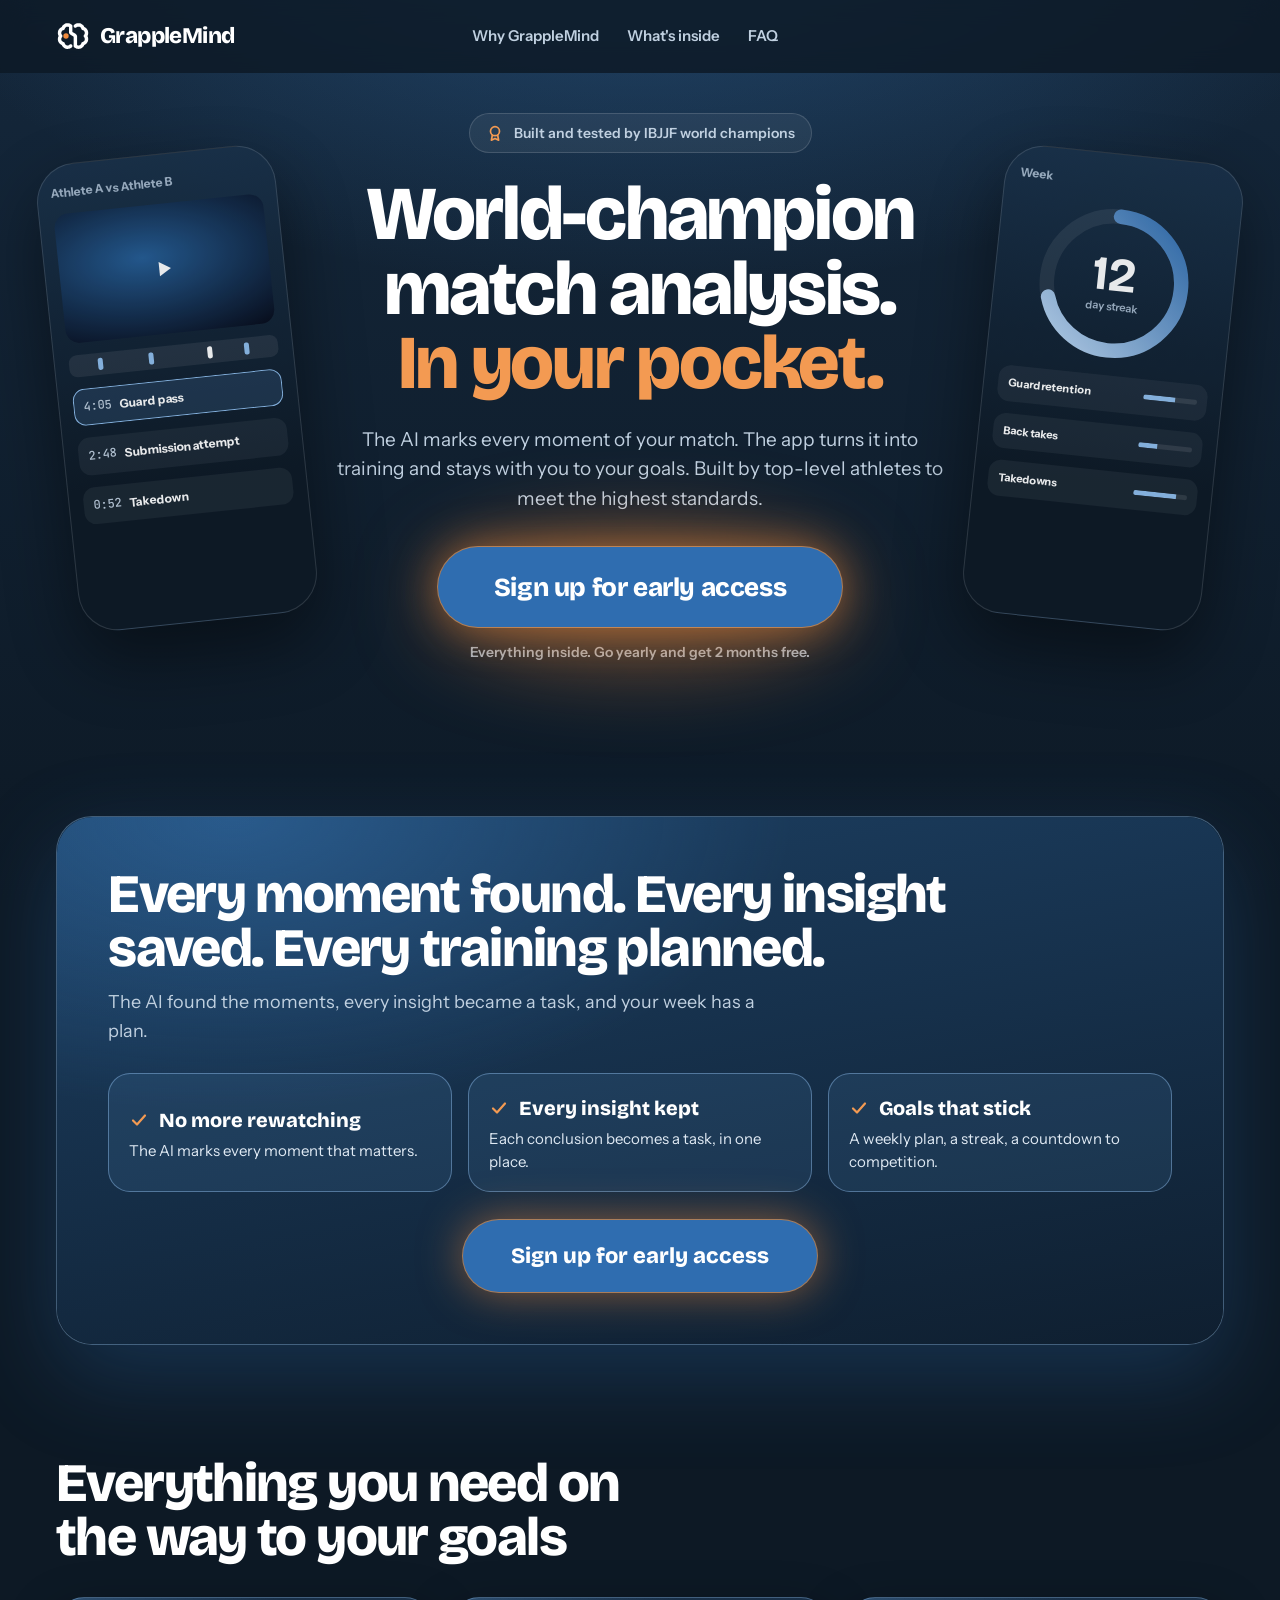
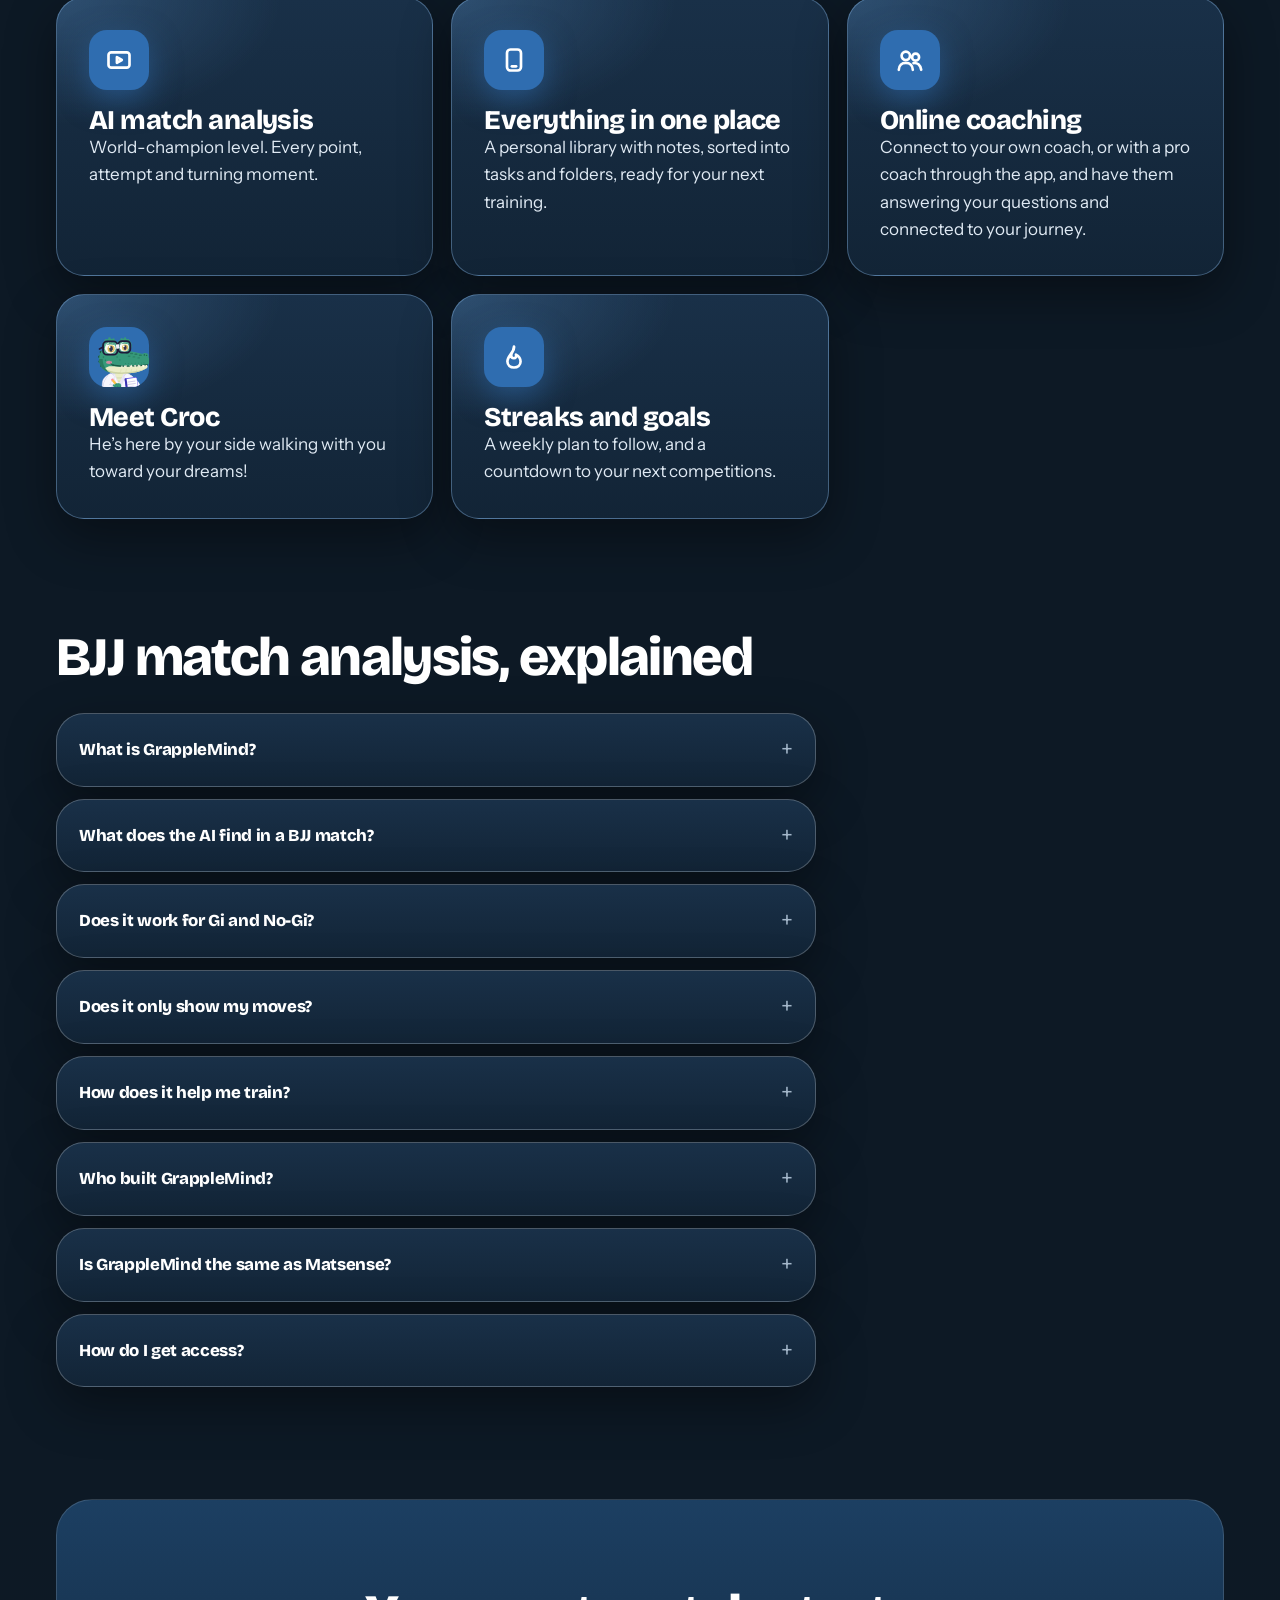
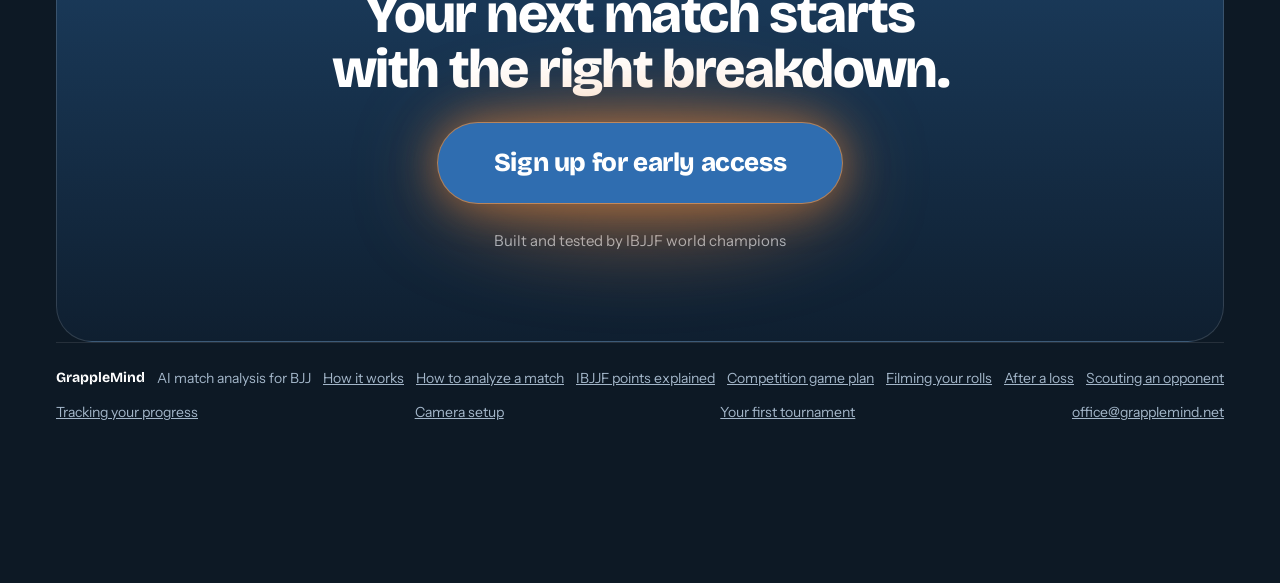
<file: index.html>
<!doctype html>
<html lang="en">
<head>
<!-- Google tag (Google Analytics) -->
<script async src="https://www.googletagmanager.com/gtm.js?id=GTM-PMDFW2C8"></script>
<script>
  window.dataLayer = window.dataLayer || [];
  function gtag(){dataLayer.push(arguments);}
  gtag('js', new Date());
</script>
<meta charset="utf-8">
<meta name="viewport" content="width=device-width, initial-scale=1, viewport-fit=cover">
<title>GrappleMind – AI BJJ Match Analysis App | Early Access</title>
<meta name="theme-color" content="#0d1925">
<meta name="description" content="Upload your BJJ competition match and GrappleMind's AI marks every guard pass, sweep, takedown and submission attempt, then turns it into a training plan. Built and tested by IBJJF world champions.">
<link rel="canonical" href="https://grapplemind.net/">
<meta name="robots" content="index, follow, max-image-preview:large">
<meta name="google-site-verification" content="oQMGC3H673FT-9QRJowRnV9XY1MsQq0Cfc3tOooZmzQ">
<meta name="google-site-verification" content="B2HKZWZtb0uAfqk_cFrY_We1EWzEgvDX-seAJOgi7Vs">
<meta property="og:type" content="website">
<meta property="og:site_name" content="GrappleMind">
<meta property="og:url" content="https://grapplemind.net/">
<meta property="og:title" content="GrappleMind – AI BJJ match analysis, in your pocket">
<meta property="og:description" content="The AI marks every moment of your BJJ match and turns it into training. Built and tested by IBJJF world champions. Sign up for early access.">
<meta property="og:image" content="https://grapplemind.net/og-image.png">
<meta property="og:image:width" content="1200">
<meta property="og:image:height" content="630">
<meta property="og:image:alt" content="GrappleMind: world-champion BJJ match analysis in your pocket">
<meta property="og:locale" content="en_US">
<meta name="twitter:card" content="summary_large_image">
<meta name="twitter:title" content="GrappleMind – AI BJJ match analysis, in your pocket">
<meta name="twitter:description" content="The AI marks every moment of your BJJ match and turns it into training. Built and tested by IBJJF world champions.">
<meta name="twitter:image" content="https://grapplemind.net/og-image.png">
<link rel="icon" type="image/png" sizes="512x512" href="/icon-512.png">
<link rel="apple-touch-icon" href="/icon-512.png">
<script type="application/ld+json">
{
  "@context": "https://schema.org",
  "@graph": [
    {
      "@type": "Organization",
      "@id": "https://grapplemind.net/#org",
      "name": "GrappleMind",
      "alternateName": "Matsense",
      "url": "https://grapplemind.net/",
      "email": "office@grapplemind.net",
      "logo": "https://grapplemind.net/icon-512.png"
    },
    {
      "@type": "WebSite",
      "@id": "https://grapplemind.net/#website",
      "name": "GrappleMind",
      "url": "https://grapplemind.net/",
      "inLanguage": "en",
      "publisher": { "@id": "https://grapplemind.net/#org" }
    },
    {
      "@type": "SoftwareApplication",
      "name": "GrappleMind",
      "applicationCategory": "SportsApplication",
      "operatingSystem": "Web, iOS, Android",
      "url": "https://grapplemind.net/",
      "description": "AI match analysis for Brazilian Jiu-Jitsu (BJJ). The AI marks every point, attempt and turning moment in a competition match, turns each insight into a task, and builds a weekly training plan with streaks and a countdown to your next competition.",
      "publisher": { "@id": "https://grapplemind.net/#org" }
    },
    {
      "@type": "FAQPage",
      "mainEntity": [
        {
          "@type": "Question",
          "name": "What is GrappleMind?",
          "acceptedAnswer": {
            "@type": "Answer",
            "text": "GrappleMind is an AI match analysis app for Brazilian Jiu-Jitsu. You upload a video of your competition match, and the AI marks every moment that mattered, so you skip rewatching dead time and go straight to studying the key exchanges."
          }
        },
        {
          "@type": "Question",
          "name": "What does the AI find in a BJJ match?",
          "acceptedAnswer": {
            "@type": "Answer",
            "text": "Scoring moves like guard passes, sweeps, takedowns, mount, knee on belly and back takes, plus near-successful attempts such as advantages and submission attempts. Each moment is timestamped so you can jump right to it."
          }
        },
        {
          "@type": "Question",
          "name": "Does it work for Gi and No-Gi?",
          "acceptedAnswer": {
            "@type": "Answer",
            "text": "Yes. GrappleMind analyzes both Gi and No-Gi competition matches."
          }
        },
        {
          "@type": "Question",
          "name": "Does it only show my moves?",
          "acceptedAnswer": {
            "@type": "Answer",
            "text": "No. It marks what both athletes did. If your opponent passed your guard, you see that moment too, because that is exactly what you need to learn from."
          }
        },
        {
          "@type": "Question",
          "name": "How does it help me train?",
          "acceptedAnswer": {
            "@type": "Answer",
            "text": "Every insight you take from a match becomes a task in your personal library. The app builds a weekly training plan with a streak and a countdown to your next competition, and you can connect with a coach to review your matches together."
          }
        },
        {
          "@type": "Question",
          "name": "Who built GrappleMind?",
          "acceptedAnswer": {
            "@type": "Answer",
            "text": "GrappleMind is built and tested by IBJJF world champions who review their own matches this way, so the analysis matches how top competitors actually study."
          }
        },
        {
          "@type": "Question",
          "name": "Is GrappleMind the same as Matsense?",
          "acceptedAnswer": {
            "@type": "Answer",
            "text": "Yes. Matsense changed its name to GrappleMind in November 2026. It is the same app and the same team."
          }
        },
        {
          "@type": "Question",
          "name": "How do I get access?",
          "acceptedAnswer": {
            "@type": "Answer",
            "text": "Sign up for early access on this page. Going yearly gets you 2 months free."
          }
        }
      ]
    }
  ]
}
</script>
<link rel="preconnect" href="https://fonts.googleapis.com">
<link rel="preconnect" href="https://fonts.gstatic.com" crossorigin>
<link rel="stylesheet" href="https://fonts.googleapis.com/css2?family=Bricolage+Grotesque:opsz,wght@12..96,600..800&family=Instrument+Sans:wght@400;500;600;700&family=JetBrains+Mono:wght@500&family=Caveat:wght@500;700&display=swap">
<style>
:root {
color-scheme: dark;
--ground: #0d1925;
--ground-top: #14273b;
--raised-top: #193048;
--raised: #122436;
--panel-top: #1c3f62;
--panel-bottom: #0f1f30;
--brand: #2f6db0;
--brand-deep: #255d95;
--brand-ink: #90bfee;
--brand-soft: rgba(100, 160, 220, 0.18);
--brand-glow: rgba(60, 130, 200, 0.42);
--ink: #ffffff;
--ink-soft: #e0eaf4;
--ink-muted: #c0d0e0;
--ink-subtle: #a3b6c9;
--on-pill: #0f1f30;
--line: rgba(255, 255, 255, 0.14);
--line-strong: rgba(255, 255, 255, 0.24);
--glass: rgba(255, 255, 255, 0.06);
--scrim: rgba(4, 10, 18, 0.66);
--warm-glow: rgba(243, 140, 60, 0.55);
--warm-edge: rgba(246, 176, 116, 0.55);
--warm: #f39a52;
--mark: #f08a3c;
--focus: #ffd24a;
--danger: #ff9b9b;
--font-display: "Bricolage Grotesque", "Helvetica Neue", Arial, sans-serif;
--font-body: "Instrument Sans", "Helvetica Neue", Arial, sans-serif;
--font-mono: "JetBrains Mono", Menlo, Consolas, monospace;
--step--1: 0.875rem;
--step-0: 1.0625rem;
--step-1: 1.25rem;
--step-2: clamp(1.5rem, 1.2rem + 1vw, 1.75rem);
--step-3: clamp(2rem, 1.3rem + 2.6vw, 3.6rem);
--step-4: clamp(2.6rem, 1.6rem + 4vw, 4.75rem);
--radius-card: 28px;
--radius-panel: 36px;
--wrap: 1200px;
--gutter: 16px;
--ease-out: cubic-bezier(0.23, 1, 0.32, 1);
--ease-in-out: cubic-bezier(0.77, 0, 0.175, 1);
--ease-drawer: cubic-bezier(0.32, 0.72, 0, 1);
}
* { box-sizing: border-box; }
[hidden] { display: none !important; }
main { overflow-x: clip; }
html { scroll-behavior: smooth; -webkit-tap-highlight-color: transparent; -webkit-text-size-adjust: 100%; }
button, .join, .ghost, .chips a, .nav a, .plan, .again, .linkbtn, .x, .brand {
touch-action: manipulation; user-select: none; -webkit-user-select: none; -webkit-touch-callout: none;
}
@media (prefers-reduced-motion: reduce) { html { scroll-behavior: auto; } }
body {
margin: 0;
font-family: var(--font-body);
font-size: var(--step-0);
line-height: 1.6;
color: var(--ink);
background:
radial-gradient(1100px 620px at 50% -140px, rgba(60, 130, 200, 0.42), rgba(60, 130, 200, 0) 70%),
linear-gradient(var(--ground-top) 0, var(--ground) 900px) var(--ground);
overflow-x: clip;
}
h1, h2, h3 { font-family: var(--font-display); font-weight: 800; margin: 0; text-wrap: balance; }
p { margin: 0; }
a { color: var(--brand-ink); }
a:focus-visible, button:focus-visible, .plan:has(input:focus-visible) {
outline: 2px solid var(--focus); outline-offset: 3px;
}
.wrap { max-width: var(--wrap); margin-inline: auto; padding-inline: var(--gutter); }
.sr-only { position: absolute; width: 1px; height: 1px; overflow: hidden; clip: rect(0 0 0 0); white-space: nowrap; }
.join {
position: relative; display: inline-flex; align-items: center; justify-content: center; gap: 10px;
border: 0; border-radius: 999px; cursor: pointer; text-decoration: none;
background: var(--brand); color: var(--ink);
font-family: var(--font-body); font-weight: 700; font-size: var(--step-0);
height: 52px; padding-inline: 26px;
box-shadow: 0 0 0 1px var(--warm-edge), 0 0 44px var(--warm-glow);
transition: transform 160ms var(--ease-out), box-shadow 200ms ease;
}
.join:active { transform: scale(.97); }
.join--hero {
height: 80px; padding-inline: 56px; font-family: var(--font-display); font-weight: 800;
font-size: 1.625rem; letter-spacing: -0.4px;
}
.ghost {
display: inline-flex; align-items: center; height: 44px; padding-inline: 18px; border-radius: 999px;
border: 1px solid var(--line-strong); color: var(--ink); text-decoration: none; font-weight: 700; font-size: 0.9375rem;
background: transparent; cursor: pointer; font-family: var(--font-body);
transition: background 150ms ease, transform 160ms var(--ease-out);
}
.ghost:active, .chips a:active, .x:active, .again:active, .linkbtn:active { transform: scale(.97); }
.aura-wrap { position: relative; display: inline-flex; justify-content: center; }
.aura {
position: absolute; left: 50%; top: 50%; width: 440px; max-width: 100%; height: 120px;
transform: translate(-50%, -40%); border-radius: 50%;
background: rgba(243, 140, 60, 0.48); filter: blur(44px); pointer-events: none;
animation: breathe 3.2s ease-in-out infinite;
}
@keyframes breathe { 0%, 100% { opacity: .55; scale: 1; } 50% { opacity: 1; scale: 1.12; } }
@media (prefers-reduced-motion: reduce) { .aura { animation: none; opacity: .8; } }
.top {
position: sticky; top: env(safe-area-inset-top, 0px); z-index: 20;
background: rgba(13, 25, 37, 0.82); backdrop-filter: blur(12px); -webkit-backdrop-filter: blur(12px);
border-bottom: 1px solid transparent; transition: border-color .2s;
}
.top.is-scrolled { border-bottom-color: rgba(255, 255, 255, 0.08); }
.top__row { display: flex; align-items: center; justify-content: space-between; gap: 16px; min-height: 72px; }
.brand { display: inline-flex; align-items: center; gap: 10px; color: var(--ink); text-decoration: none; }
.brand__name { font-family: var(--font-display); font-weight: 800; font-size: 1.4rem; letter-spacing: -0.6px; }
.nav { display: flex; gap: 28px; }
.nav a { color: var(--ink-muted); text-decoration: none; font-weight: 600; font-size: 0.9375rem; transition: color .15s; }
.nav a.is-here { color: var(--ink); }
.top__actions { display: flex; align-items: center; gap: 10px; }
.top__join { height: 44px; padding-inline: 20px; font-size: 0.9375rem; opacity: 0; pointer-events: none; transform: translateY(-4px); transition: opacity 200ms ease, transform 200ms var(--ease-out); }
.top.show-join .top__join { opacity: 1; pointer-events: auto; transform: none; }
.chips { display: none; gap: 8px; overflow-x: auto; scrollbar-width: none; padding-bottom: 12px; }
.chips::-webkit-scrollbar { display: none; }
.chips a {
flex: none; display: inline-flex; align-items: center; height: 36px; padding-inline: 14px; border-radius: 999px;
background: var(--glass); border: 1px solid var(--line); color: var(--ink-soft); text-decoration: none; font-size: var(--step--1); font-weight: 600;
}
.chips a.is-here { background: var(--brand-soft); border-color: var(--brand-ink); color: var(--ink); }
.hero { padding-block: 40px 96px; }
.hero__grid { display: grid; grid-template-columns: minmax(0, 1fr) minmax(0, 620px) minmax(0, 1fr); gap: 32px; align-items: center; }
.hero__centre { display: flex; flex-direction: column; align-items: center; text-align: center; gap: 24px; min-width: 0; }
.badge {
display: inline-flex; align-items: center; gap: 10px; padding: 8px 16px; border-radius: 999px;
background: var(--glass); border: 1px solid var(--line); font-size: var(--step--1); font-weight: 600; color: var(--ink-muted);
}
.hero h1 { font-size: var(--step-4); line-height: 0.98; letter-spacing: -0.03em; }
.hero h1 em { font-style: normal; color: var(--warm); }
.hero__lede { font-size: 1.1875rem; line-height: 1.55; color: var(--ink-muted); max-width: 34em; }
.hero__note { font-size: var(--step--1); font-weight: 600; color: var(--ink-subtle); }
.joinbox { width: 100%; display: flex; flex-direction: column; align-items: center; gap: 14px; margin-top: 10px; }
.planform {
position: relative; width: 100%; max-width: 560px; text-align: left;
display: flex; flex-direction: column; gap: 14px; padding: 18px; border-radius: 30px;
background: rgba(13, 25, 37, 0.94); border: 1px solid var(--warm-edge); box-shadow: 0 20px 60px rgba(0, 0, 0, 0.45);
animation: rise 240ms var(--ease-out);
}
@keyframes rise { from { opacity: 0; transform: translateY(8px) scale(.98); } to { opacity: 1; transform: none; } }
@media (prefers-reduced-motion: reduce) { .planform, .sheet__card { animation: fade 200ms ease; } .thumbbar, .top__join { transition: opacity 200ms ease; } }
.planform__head { display: flex; justify-content: space-between; align-items: center; gap: 12px; }
.planform__title { font-size: var(--step--1); font-weight: 700; color: var(--ink-muted); }
.planform__done { font-weight: 700; color: var(--ink); text-align: center; padding: 8px 0; }
#earlyRow input { flex-basis: 140px; }
.linkbtn { background: none; border: 0; color: var(--ink-subtle); font: inherit; font-size: var(--step--1); cursor: pointer; min-height: 44px; padding: 0 10px; margin: -10px -6px -10px 0; border-radius: 10px; }
.plans { display: grid; grid-template-columns: repeat(2, minmax(0, 1fr)); gap: 10px; border: 0; margin: 0; padding: 0; }
.plan { position: relative; display: flex; flex-direction: column; gap: 6px; padding: 14px 16px; border-radius: 18px; cursor: pointer;
background: rgba(255, 255, 255, 0.04); border: 2px solid var(--line); transition: background 150ms ease, border-color 150ms ease, transform 160ms var(--ease-out); }
.plan:active { transform: scale(.98); }
.plan input { position: absolute; opacity: 0; pointer-events: none; }
.plan:has(input:checked) { background: var(--brand-soft); border-color: var(--brand-ink); }
.plan__name { display: flex; justify-content: space-between; align-items: center; gap: 6px; font-weight: 700; font-size: 0.9375rem; }
.plan__tag { font-size: 0.75rem; font-weight: 800; padding: 3px 9px; border-radius: 999px; background: var(--warm); color: var(--on-pill); }
.plan__price { font-family: var(--font-display); font-weight: 800; font-size: 1.875rem; line-height: 1.1; }
.plan__price small { font-family: var(--font-body); font-weight: 500; font-size: var(--step--1); color: var(--ink-muted); }
.plan__sub { font-size: 0.8125rem; color: var(--ink-subtle); }
.emailrow { display: flex; flex-wrap: wrap; gap: 8px; padding: 6px; border-radius: 999px; background: rgba(5, 12, 20, 0.5); border: 1px solid var(--line-strong); }
.emailrow:focus-within { border-color: var(--brand-ink); }
.emailrow input { flex: 1 1 200px; min-width: 0; height: 56px; padding-inline: 20px; border: 0; background: transparent; color: var(--ink); font: inherit; font-size: 1.0625rem; }
.emailrow input:focus { outline: none; }
.emailrow input::placeholder, .field input::placeholder { color: var(--ink-subtle); }
.emailrow .join { height: 56px; }
.err { font-size: var(--step--1); color: var(--danger); }
.phone {
width: 240px; height: 470px; border-radius: 40px; padding: 18px 14px; margin-inline: auto;
background: linear-gradient(var(--raised-top), var(--ground) 70%); border: 1px solid var(--line);
box-shadow: 0 30px 70px rgba(0, 0, 0, 0.5); display: flex; flex-direction: column; gap: 12px; opacity: .9;
}
.phone--l { transform: rotate(-6deg); }
.phone--r { transform: rotate(6deg); }
.phone__title { font-size: 0.75rem; font-weight: 700; color: var(--ink-subtle); }
.video { height: 130px; border-radius: 14px; background: radial-gradient(200px 100px at 40% 40%, var(--brand-deep), #070b19); display: grid; place-items: center; }
.strip { position: relative; height: 22px; border-radius: 8px; background: rgba(255, 255, 255, 0.08); }
.strip span { position: absolute; top: 5px; width: 5px; height: 12px; border-radius: 2px; background: var(--brand-ink); }
.strip span.now { background: var(--ink); }
.moment { display: flex; gap: 8px; align-items: center; padding: 9px 10px; border-radius: 12px; background: var(--glass); font-size: 0.75rem; font-weight: 700; }
.moment.is-on { background: var(--brand-soft); box-shadow: inset 0 0 0 1px var(--brand-ink); }
.moment time { font-family: var(--font-mono); font-weight: 500; color: var(--ink-muted); }
.ring { position: relative; width: 160px; height: 160px; align-self: center; }
.ring__num { position: absolute; inset: 0; display: flex; flex-direction: column; align-items: center; justify-content: center; }
.ring__num b { font-family: var(--font-display); font-size: 3rem; line-height: 1; }
.ring__num span { font-size: 0.6875rem; font-weight: 600; color: var(--ink-subtle); }
.ring__arc { stroke-dasharray: 0 528; transition: stroke-dasharray 1.4s cubic-bezier(.2, .8, .2, 1); }
.ring.is-in .ring__arc { stroke-dasharray: 370 528; }
@media (prefers-reduced-motion: reduce) { .ring__arc { transition: none; stroke-dasharray: 370 528; } }
.bar { display: flex; align-items: center; gap: 8px; background: var(--glass); border-radius: 12px; padding: 9px 10px; font-size: 0.6875rem; font-weight: 700; }
.bar span:first-child { flex: 1; }
.bar i { display: block; width: 54px; height: 5px; border-radius: 999px; background: rgba(255, 255, 255, 0.1); overflow: hidden; }
.bar i::after { content: ""; display: block; height: 100%; width: var(--p); background: var(--brand-ink); }
.section { padding-block: 56px; scroll-margin-top: 90px; }
.section h2 { font-size: var(--step-3); line-height: 1; letter-spacing: -0.03em; max-width: 16em; }
.cards { display: grid; grid-template-columns: repeat(auto-fit, minmax(min(300px, 100%), 1fr)); gap: 18px; margin-top: 32px; }
.card {
border-radius: var(--radius-card); padding: 32px; display: flex; flex-direction: column; gap: 16px;
background: linear-gradient(180deg, var(--raised-top), var(--raised)); border: 1px solid var(--line-strong);
box-shadow: 0 18px 50px rgba(0, 0, 0, 0.4); transition: transform 200ms var(--ease-out), border-color 200ms ease;
}
.card h3 { font-size: 1.875rem; line-height: 1.05; letter-spacing: -0.02em; }
.card p { font-size: 1.125rem; color: var(--ink-soft); }
.card__top { display: flex; justify-content: space-between; align-items: center; }
.icon-ring { width: 60px; height: 60px; border-radius: 50%; background: rgba(255, 255, 255, 0.1); border: 1px solid rgba(255, 255, 255, 0.3); display: grid; place-items: center; }
.card__n { font-family: var(--font-display); font-size: 2.75rem; font-weight: 800; color: rgba(255, 255, 255, 0.16); }
.card--feature { background: radial-gradient(320px 180px at 0% 0%, rgba(100, 160, 220, 0.28), rgba(100, 160, 220, 0) 70%), linear-gradient(180deg, var(--raised-top), var(--raised)); border-color: rgba(144, 191, 238, 0.38); }
.card--feature h3 { font-size: 1.6875rem; }
.card--feature p { font-size: 1.0625rem; }
.icon-tile { width: 60px; height: 60px; border-radius: 18px; background: var(--brand); box-shadow: 0 10px 30px rgba(47, 109, 176, 0.55); display: grid; place-items: center; }
.icon-tile--croc { overflow: hidden; }
.icon-tile--croc svg { width: 127%; height: auto; aspect-ratio: 1; max-width: none; display: block; }
.sortpanel {
border-radius: var(--radius-panel); padding: clamp(24px, 4vw, 56px);
border: 1px solid rgba(144, 191, 238, 0.4); display: flex; flex-direction: column; gap: 28px;
position: relative; isolation: isolate;
background: linear-gradient(170deg, var(--raised), var(--ground)); box-shadow: 0 30px 90px rgba(0, 0, 0, 0.35);
transition: box-shadow 1.4s var(--ease-in-out);
}
.sortpanel::before {
content: ""; position: absolute; inset: 0; z-index: -1; border-radius: inherit; opacity: 0;
background: radial-gradient(800px 420px at 15% 0%, var(--brand-glow), rgba(100, 160, 220, 0) 70%), linear-gradient(170deg, var(--panel-top), var(--panel-bottom));
transition: opacity 1.4s var(--ease-in-out);
}
.sortpanel.done::before { opacity: 1; }
.sortpanel.done { box-shadow: 0 30px 90px rgba(47, 109, 176, 0.3); }
.sortpanel h2 { max-width: 16em; }
.sortlede { margin-top: 12px; font-size: 1.125rem; color: var(--ink-muted); max-width: 36em; }
.sortgrid { display: block; }
.board { position: relative; height: 420px; border-radius: 28px; background: rgba(5, 12, 20, 0.35); border: 1px solid var(--line); overflow: hidden; }
.snote {
position: absolute; left: 0; top: 0; padding: 11px 14px; border-radius: 12px; will-change: transform;
transition: transform 1.6s var(--ease-in-out), width 1.6s var(--ease-in-out), background .6s ease, border-color .6s ease, box-shadow .6s ease;
}
.snote { background: rgba(200, 212, 232, 0.12); border: 1px solid rgba(255, 255, 255, 0.16); font-family: "Caveat", "Segoe Print", cursive; font-size: 1.5rem; line-height: 1.1; color: var(--ink-soft); box-shadow: 0 10px 24px rgba(0, 0, 0, 0.35); }
.snote.is-clean { font-family: var(--font-body); background: var(--glass); border: 1px solid var(--line); font-size: 0.875rem; font-weight: 600; line-height: 1.35; border-radius: 14px; box-shadow: none; }
.snote.is-clean.is-first { background: var(--brand-soft); border-color: var(--brand-ink); }
.sjunk { position: absolute; display: inline-flex; align-items: center; gap: 8px; padding: 8px 14px; border-radius: 999px; background: rgba(255, 255, 255, 0.08); border: 1px solid rgba(255, 255, 255, 0.16); font-size: 0.8125rem; color: var(--ink-muted); transition: opacity .9s ease, transform .9s var(--ease-out); }
.done .sjunk { opacity: 0; transform: scale(.85); }
.scolh { position: absolute; display: flex; justify-content: space-between; align-items: baseline; transition: opacity .8s ease 2.4s; }
.scolh b { font-family: var(--font-display); font-size: 1.2rem; }
.scolh span { font-size: 0.8125rem; font-weight: 700; color: var(--brand-ink); }
.sbar { position: absolute; height: 5px; border-radius: 999px; background: rgba(255, 255, 255, 0.1); overflow: hidden; transition: opacity .8s ease 2.4s; }
.sbar i { display: block; height: 100%; background: var(--brand-ink); }
.mess .scolh, .mess .sbar { opacity: 0; transition-delay: 0s; }
.benefits { list-style: none; margin: 0; padding: 0; display: grid; grid-template-columns: repeat(auto-fit, minmax(min(260px, 100%), 1fr)); gap: 16px; }
.benefit { flex: 1; display: flex; flex-direction: column; justify-content: center; gap: 4px; padding: 18px 20px; border-radius: 22px; background: rgba(5, 12, 20, 0.35); border: 1px solid var(--line); transition: border-color .8s ease 2.6s, background .8s ease 2.6s; }
.done .benefit { border-color: rgba(144, 191, 238, 0.45); background: rgba(100, 160, 220, 0.12); }
.benefit h3 { display: flex; align-items: center; gap: 10px; font-size: 1.25rem; }
.benefit p { font-size: 0.9375rem; line-height: 1.5; color: var(--ink-soft); }
.sortpanel.still, .sortpanel.still::before, .sortpanel.still * { transition: none !important; animation: none !important; }
.sortcta { display: flex; justify-content: center; }
.again { justify-self: start; background: none; border: 0; color: var(--ink-subtle); font: inherit; font-size: 0.9375rem; cursor: pointer; padding: 8px; border-radius: 8px; text-decoration: underline; text-underline-offset: 3px; }
.join--section { height: 72px; padding-inline: 48px; font-family: var(--font-display); font-weight: 800; font-size: 1.375rem; }
@media (prefers-reduced-motion: reduce) {
.snote, .sjunk, .scolh, .sbar, .benefit { transition: opacity .4s ease; }
.sortpanel, .sortpanel::before { transition: opacity .6s ease; }
}
.final { padding-block: 56px 120px; }
.final__panel {
border-radius: var(--radius-panel); padding: clamp(48px, 7vw, 88px) 24px; text-align: center;
background: linear-gradient(180deg, var(--panel-top), var(--panel-bottom)); border: 1px solid var(--line);
display: flex; flex-direction: column; align-items: center; gap: 26px;
}
.final h2 { font-size: var(--step-3); line-height: 1; letter-spacing: -0.03em; }
.final p { color: var(--ink-subtle); font-size: 0.9375rem; }
.foot { border-top: 1px solid rgba(255, 255, 255, 0.1); padding-block: 24px 40px; display: flex; justify-content: space-between; flex-wrap: wrap; gap: 12px; color: var(--ink-subtle); font-size: var(--step--1); }
.foot b { font-family: var(--font-display); color: var(--ink); }
.foot a { color: var(--ink-subtle); }
.foot a:hover { color: var(--ink); }
.thumbbar { display: none; }
.sheet { position: fixed; inset: 0; z-index: 50; display: grid; place-items: center; padding: 16px; background: var(--scrim); animation: fade 200ms ease; }
@keyframes fade { from { opacity: 0; } }
@keyframes pop { from { opacity: 0; transform: scale(.96); } }
@keyframes drawer { from { transform: translateY(100%); } }
.sheet__card {
width: 100%; max-width: 460px; max-height: calc(100dvh - 32px); overflow: auto;
border-radius: 30px; padding: 28px; background: linear-gradient(180deg, var(--panel-top), var(--raised));
border: 1px solid rgba(144, 191, 238, 0.45); box-shadow: 0 30px 90px rgba(0, 0, 0, 0.6);
display: flex; flex-direction: column; gap: 18px; animation: pop 220ms var(--ease-out); overscroll-behavior: contain;
}
.sheet__top { display: flex; justify-content: space-between; align-items: center; gap: 12px; }
.x { width: 44px; height: 44px; border-radius: 50%; border: 1px solid var(--line); background: var(--glass); color: var(--ink); cursor: pointer; display: grid; place-items: center; }
.trail { display: flex; gap: 6px; list-style: none; margin: 0; padding: 0; font-size: 0.8125rem; font-weight: 700; color: var(--ink-subtle); }
.trail li { display: flex; align-items: center; gap: 6px; }
.trail li + li::before { content: ""; width: 14px; height: 1px; background: var(--line-strong); }
.trail .on { color: var(--ink); }
.trail .ok { color: var(--brand-ink); }
.sheet h2 { font-size: 1.75rem; letter-spacing: -0.02em; }
.summary { display: flex; justify-content: space-between; align-items: center; gap: 12px; padding: 14px 16px; border-radius: 18px; background: var(--brand-soft); border: 1px solid var(--brand-ink); }
.summary b { font-family: var(--font-display); font-size: 1.25rem; }
.summary span { color: var(--ink-muted); font-size: 0.875rem; }
.field { display: flex; flex-direction: column; gap: 6px; }
.field label { font-size: 0.875rem; font-weight: 600; color: var(--ink-muted); }
.field input { height: 54px; padding-inline: 16px; border-radius: 16px; border: 1px solid var(--line-strong); background: rgba(5, 12, 20, 0.5); color: var(--ink); font: inherit; }
.field input:focus { outline: none; border-color: var(--brand-ink); }
.sheet .join { width: 100%; height: 58px; font-size: 1.0625rem; }
.fine { font-size: 0.8125rem; color: var(--ink-subtle); text-align: center; }
.preview-note { font-size: 0.8125rem; color: var(--ink-subtle); padding: 10px 12px; border-radius: 12px; background: var(--glass); border: 1px dashed var(--line-strong); }
@media (hover: hover) and (pointer: fine) {
.join:hover { transform: scale(1.03); box-shadow: 0 0 0 1px var(--warm-edge), 0 0 72px rgba(243, 140, 60, 0.66); }
.join:active { transform: scale(.97); }
.ghost:hover { background: var(--glass); }
.nav a:hover { color: var(--ink); }
.linkbtn:hover, .again:hover { color: var(--ink); }
.plan:hover { border-color: var(--line-strong); }
.card:hover { transform: translateY(-6px); border-color: rgba(144, 191, 238, 0.6); }
}
@media (max-width: 1060px) {
.hero__grid { grid-template-columns: minmax(0, 1fr); }
.hero__side { display: none; }
}
@media (max-width: 760px) {
.nav, .top__join { display: none; }
.chips { display: flex; }
.top { position: relative; top: auto; }
.top__row { min-height: 64px; }
.hero { padding-block: 24px 40px; }
.hero h1 { font-size: 2.625rem; letter-spacing: -0.04em; }
.hero__lede { font-size: var(--step-0); }
.join--hero { width: 100%; height: 68px; padding-inline: 20px; font-size: 1.375rem; }
.aura-wrap { width: 100%; }
.planform { padding: 12px; border-radius: 26px; }
.plans { grid-template-columns: minmax(0, 1fr); gap: 8px; }
.plan { display: grid; grid-template-columns: minmax(0, 1fr) auto; grid-template-areas: "name price" "sub price"; align-items: center; column-gap: 12px; row-gap: 2px; padding: 12px 16px; }
.plan__name { grid-area: name; justify-content: flex-start; gap: 8px; }
.plan__price { grid-area: price; font-size: 1.625rem; text-align: right; }
.plan__price small { display: block; font-size: 0.75rem; }
.plan__sub { grid-area: sub; }
.emailrow { flex-direction: column; border-radius: 22px; }
.emailrow input { height: 52px; flex-basis: auto; }
.emailrow .join { width: 100%; }
.section { padding-block: 40px; scroll-margin-top: 120px; }
.section h2, .final h2 { font-size: 2rem; letter-spacing: -0.035em; }
.card { padding: 24px; border-radius: 24px; }
.card h3 { font-size: 1.5625rem; }
.card p { font-size: 1rem; }
.card--feature { flex-direction: row; align-items: flex-start; }
.card--feature .icon-tile { flex: none; width: 52px; height: 52px; border-radius: 16px; }
.card--feature h3 { font-size: 1.3125rem; margin-bottom: 6px; }
.final { padding-block: 32px 140px; }
.sortpanel { border-radius: 28px; }
.snote:not(.is-clean) { font-size: 1.35rem; }
.sortcta { grid-template-columns: minmax(0, 1fr); justify-items: center; }
.again { justify-self: center; order: 2; }
.join--section { width: 100%; height: 64px; padding-inline: 20px; font-size: 1.25rem; }
.thumbbar {
display: block; position: fixed; left: 0; right: 0; bottom: 0; z-index: 30;
padding: 12px 16px calc(16px + env(safe-area-inset-bottom, 0px));
background: linear-gradient(rgba(13, 25, 37, 0), rgba(13, 25, 37, 0.95) 35%);
transition: transform 300ms var(--ease-out), opacity 200ms ease;
}
.thumbbar.is-hidden { transform: translateY(110%); opacity: 0; pointer-events: none; }
.thumbbar .join { width: 100%; height: 56px; justify-content: space-between; padding-inline: 22px 8px; }
.thumbbar .join span:last-child { width: 40px; height: 40px; border-radius: 50%; background: rgba(255, 255, 255, 0.18); display: grid; place-items: center; }
.sheet { place-items: end stretch; padding: 0; }
.sheet__card { max-width: none; border-radius: 30px 30px 0 0; padding-bottom: calc(28px + env(safe-area-inset-bottom, 0px)); max-height: 92dvh; animation: drawer 420ms var(--ease-drawer); }
}
.faq { display: grid; gap: 12px; margin-top: 28px; max-width: 760px; }
.faq__item { display: block; padding: 18px 22px; }
.faq__item summary { cursor: pointer; list-style: none; display: flex; justify-content: space-between; align-items: center; gap: 16px; }
.faq__item summary::-webkit-details-marker { display: none; }
.faq__item summary::after { content: "+"; font-size: 1.4rem; color: var(--ink-subtle); flex: none; }
.faq__item[open] summary::after { content: "\2212"; }
.faq__item h3 { font-size: 1.05rem; margin: 0; }
.faq__item p { margin: 12px 0 0; color: var(--ink-muted); line-height: 1.55; }
</style>
</head>
<body>
<header class="top" id="top">
<div class="wrap">
<div class="top__row">
<a class="brand" href="#join" aria-label="GrappleMind, back to the top">
<svg width="34" height="34" viewBox="0 0 100 100" fill="none" aria-hidden="true"><path d="M32.7 12.2 L36.7 12.4 L41.1 13.6 L44.1 15.1 L45.6 16.1 L47.3 17.7 L47.8 18.5 L48.2 19.9 L48.2 37.9 L49.6 38.9 L53.7 41.0 L57.4 43.2 L60.2 46.0 L60.8 46.9 L61.7 49.0 L62.0 50.3 L62.0 76.7 L63.0 77.2 L65.0 77.7 L67.3 77.7 L69.4 77.1 L70.7 76.4 L73.1 74.1 L73.7 73.2 L74.1 72.4 L74.6 70.7 L75.3 69.4 L76.5 68.2 L79.8 67.0 L80.9 66.3 L82.9 64.4 L83.8 63.0 L84.5 60.8 L84.5 59.8 L84.6 59.6 L84.5 57.6 L84.2 56.4 L83.5 54.7 L82.3 53.3 L81.4 51.6 L81.2 49.1 L81.8 47.5 L83.2 45.9 L83.9 44.5 L84.6 41.6 L84.5 39.3 L84.1 37.9 L83.5 36.7 L82.1 34.9 L80.2 33.4 L79.0 32.8 L77.4 32.4 L76.4 31.8 L75.2 30.6 L74.6 29.4 L74.1 27.8 L73.1 26.0 L71.8 24.5 L69.4 23.1 L67.0 22.5 L64.1 22.6 L61.5 23.6 L59.6 25.1 L58.7 25.6 L57.6 25.9 L55.6 25.7 L53.8 24.8 L52.7 23.5 L51.9 21.7 L51.9 19.9 L52.4 18.5 L52.8 17.7 L54.6 16.1 L56.8 14.6 L59.0 13.6 L62.6 12.5 L64.7 12.4 L64.8 12.2 L67.5 12.2 L67.6 12.4 L70.3 12.7 L73.1 13.6 L75.0 14.5 L78.3 16.7 L80.2 18.6 L81.4 20.1 L82.3 21.4 L83.2 23.3 L83.6 23.8 L86.0 25.0 L88.3 26.8 L90.3 28.7 L92.3 31.6 L93.2 33.4 L94.1 35.9 L94.7 39.0 L94.7 43.0 L94.6 43.2 L94.3 45.6 L93.7 47.5 L92.5 50.0 L94.0 53.6 L94.7 57.1 L94.7 61.1 L94.1 64.2 L93.2 66.7 L92.3 68.5 L90.3 71.5 L88.3 73.4 L87.0 74.4 L84.9 75.8 L83.6 76.4 L83.2 76.8 L82.0 79.2 L80.2 81.5 L78.6 83.2 L75.8 85.2 L73.4 86.4 L70.3 87.5 L67.6 87.8 L67.5 87.9 L63.5 87.8 L60.8 87.2 L58.3 86.3 L56.8 85.5 L54.0 83.6 L53.0 82.6 L52.4 81.7 L51.9 80.4 L51.9 51.9 L49.9 50.4 L46.2 48.7 L42.7 46.6 L40.2 44.2 L39.5 43.2 L38.7 41.7 L38.2 39.5 L38.2 23.5 L36.1 22.6 L35.3 22.6 L35.2 22.5 L32.2 22.6 L30.8 23.1 L29.0 24.1 L28.2 24.7 L26.5 26.9 L25.0 30.6 L23.3 32.1 L21.1 32.8 L19.1 34.0 L18.0 34.9 L16.8 36.4 L15.8 38.7 L15.5 41.6 L16.2 44.5 L17.0 45.9 L18.3 47.5 L18.8 48.5 L18.9 51.0 L18.2 52.8 L17.0 54.3 L15.9 56.4 L15.5 58.6 L15.6 60.8 L16.1 62.3 L16.8 63.8 L18.5 65.7 L20.4 67.0 L23.6 68.2 L24.8 69.4 L25.6 70.7 L26.0 72.4 L26.5 73.2 L27.0 74.1 L29.4 76.4 L30.8 77.1 L32.8 77.7 L35.2 77.7 L37.9 76.9 L40.2 75.2 L41.4 74.6 L42.7 74.3 L44.5 74.4 L46.3 75.3 L47.8 77.1 L48.2 78.4 L48.2 80.2 L47.8 81.7 L47.2 82.6 L46.2 83.6 L44.1 85.1 L42.2 86.1 L39.3 87.2 L36.7 87.8 L35.5 87.8 L35.3 87.9 L32.7 87.9 L28.8 87.2 L26.8 86.4 L24.4 85.2 L21.6 83.2 L18.8 80.1 L17.4 78.0 L17.0 76.8 L16.5 76.4 L14.2 75.2 L11.8 73.4 L9.3 70.7 L7.8 68.5 L6.9 66.7 L6.0 64.2 L5.4 61.1 L5.4 57.1 L5.6 57.0 L5.9 54.6 L6.8 51.9 L7.7 50.3 L6.2 46.6 L5.4 43.0 L5.6 37.9 L6.0 35.9 L6.9 33.4 L8.2 30.9 L9.9 28.7 L11.9 26.6 L13.3 25.6 L14.6 24.7 L16.5 23.8 L17.0 23.3 L17.9 21.4 L18.8 20.1 L19.9 18.6 L21.9 16.7 L24.1 15.1 L27.0 13.6 L29.9 12.7 L32.5 12.4Z" fill="currentColor"/><circle cx="29.38" cy="50.08" r="7.88" fill="var(--mark)"/></svg>
<span class="brand__name">GrappleMind</span>
</a>
<nav class="nav" aria-label="Sections">
<a href="#solution">Why GrappleMind</a>
<a href="#features">What's inside</a>
<a href="#faq">FAQ</a>
</nav>
<div class="top__actions">
<button class="join top__join" type="button" data-open-join>Sign up for early access</button>
</div>
</div>
<nav class="chips" aria-label="Sections">
<a href="#solution">Why GrappleMind</a>
<a href="#features">What's inside</a>
<a href="#faq">FAQ</a>
</nav>
</div>
</header>
<main>
<!-- HERO: the big button is the centre of the page -->
<section class="hero" id="join">
<div class="wrap hero__grid">
<div class="hero__side" aria-hidden="true">
<div class="phone phone--l">
<div class="phone__title">Athlete A vs Athlete B</div>
<div class="video"><svg width="26" height="26" viewBox="0 0 20 20" fill="currentColor"><path d="M6 4.5v11l9-5.5z"/></svg></div>
<div class="strip"><span style="left:14%"></span><span style="left:38%"></span><span class="now" style="left:66%"></span><span style="left:84%"></span></div>
<div class="moment is-on"><time>4:05</time>Guard pass</div>
<div class="moment"><time>2:48</time>Submission attempt</div>
<div class="moment"><time>0:52</time>Takedown</div>
</div>
</div>
<div class="hero__centre">
<div class="badge">
<svg width="18" height="18" viewBox="0 0 20 20" fill="none" stroke="var(--warm)" stroke-width="1.9" stroke-linecap="round" stroke-linejoin="round" aria-hidden="true"><circle cx="10" cy="8" r="5"/><path d="M7 12.5L6 18l4-2 4 2-1-5.5"/></svg>
Built and tested by IBJJF world champions
</div>
<h1>World-champion match analysis. <em>In your pocket.</em></h1>
<p class="hero__lede">The AI marks every moment of your match. The app turns it into training and stays with you to your goals. Built by top-level athletes to meet the highest standards.</p>
<div class="joinbox">
<div class="aura-wrap" id="bigWrap">
<div class="aura" aria-hidden="true"></div>
<button class="join join--hero" type="button" id="bigJoin" aria-expanded="false" aria-controls="planForm">Sign up for early access</button>
</div>
<form class="planform" id="planForm" hidden novalidate>
<div class="planform__head">
<span class="planform__title">Early access to the beta</span>
<button class="linkbtn" type="button" id="planClose">Close</button>
</div>
<div class="emailrow" id="earlyRow">
<label class="sr-only" for="ea-name">Your name</label>
<input id="ea-name" type="text" autocomplete="name" enterkeyhint="next" placeholder="Your name">
<label class="sr-only" for="email">Your email</label>
<input id="email" type="email" inputmode="email" autocomplete="email" autocapitalize="none" autocorrect="off" enterkeyhint="go" placeholder="Your email">
<button class="join" type="submit" id="planSubmit">Sign up</button>
</div>
<p class="err" id="emailErr" role="alert" hidden>Enter an email like name@example.com</p>
<p class="planform__done" id="earlyDone" role="status" hidden></p>
<p class="preview-note" id="previewNote" hidden>Preview: this page is not connected to the app yet, so nothing is sent.</p>
</form>
<p class="hero__note" id="heroNote">Everything inside. Go yearly and get 2 months free.</p>
</div>
</div>
<div class="hero__side" aria-hidden="true">
<div class="phone phone--r">
<div class="phone__title">Week</div>
<div class="ring" id="ring">
<svg width="160" height="160" viewBox="0 0 200 200"><defs><linearGradient id="ringGrad" x1="0" y1="0" x2="1" y2="1"><stop offset="0" stop-color="#c0daf4"/><stop offset="1" stop-color="#2f6db0"/></linearGradient></defs><circle cx="100" cy="100" r="84" fill="none" stroke="rgba(255,255,255,0.08)" stroke-width="18"/><circle class="ring__arc" cx="100" cy="100" r="84" fill="none" stroke="url(#ringGrad)" stroke-width="18" stroke-linecap="round" transform="rotate(-90 100 100)"/></svg>
<div class="ring__num"><b>12</b><span>day streak</span></div>
</div>
<div class="bar"><span>Guard retention</span><i style="--p:60%"></i></div>
<div class="bar"><span>Back takes</span><i style="--p:35%"></i></div>
<div class="bar"><span>Takedowns</span><i style="--p:80%"></i></div>
</div>
</div>
</div>
</section>
<!-- THE PROBLEM, SORTED INTO THE SOLUTION -->
<section class="section" id="solution" aria-labelledby="sortTitle">
<div class="wrap">
<div class="sortpanel done still" id="sortPanel">
<div aria-live="polite">
<h2 id="sortTitle">Every moment found. Every insight saved. Every training planned.</h2>
<p class="sortlede" id="sortLede">The AI found the moments, every insight became a task, and your week has a plan.</p>
</div>
<div class="sortgrid">
<ul class="benefits">
<li class="benefit"><h3><svg width="20" height="20" viewBox="0 0 20 20" fill="none" stroke="var(--warm)" stroke-width="2.2" stroke-linecap="round" stroke-linejoin="round" aria-hidden="true"><path d="M4 10.5l4 4 8-9"/></svg>No more rewatching</h3><p>The AI marks every moment that matters.</p></li>
<li class="benefit"><h3><svg width="20" height="20" viewBox="0 0 20 20" fill="none" stroke="var(--warm)" stroke-width="2.2" stroke-linecap="round" stroke-linejoin="round" aria-hidden="true"><path d="M4 10.5l4 4 8-9"/></svg>Every insight kept</h3><p>Each conclusion becomes a task, in one place.</p></li>
<li class="benefit"><h3><svg width="20" height="20" viewBox="0 0 20 20" fill="none" stroke="var(--warm)" stroke-width="2.2" stroke-linecap="round" stroke-linejoin="round" aria-hidden="true"><path d="M4 10.5l4 4 8-9"/></svg>Goals that stick</h3><p>A weekly plan, a streak, a countdown to competition.</p></li>
</ul>
</div>
<div class="sortcta">
<button class="join join--section" type="button" data-open-join>Sign up for early access</button>
</div>
</div>
</div>
</section>
<!-- WHAT'S INSIDE -->
<section class="section" id="features" aria-labelledby="featuresTitle">
<div class="wrap">
<h2 id="featuresTitle">Everything you need on the way to your goals</h2>
<div class="cards">
<article class="card card--feature"><span class="icon-tile"><svg width="28" height="28" viewBox="0 0 20 20" fill="none" stroke="currentColor" stroke-width="1.9" stroke-linecap="round" stroke-linejoin="round" aria-hidden="true"><rect x="2.5" y="4.5" width="15" height="11" rx="2"/><path d="M8.5 8v4l3.5-2z"/></svg></span><div><h3>AI match analysis</h3><p>World-champion level. Every point, attempt and turning moment.</p></div></article>
<article class="card card--feature"><span class="icon-tile"><svg width="28" height="28" viewBox="0 0 20 20" fill="none" stroke="currentColor" stroke-width="1.9" stroke-linecap="round" stroke-linejoin="round" aria-hidden="true"><rect x="5" y="2.5" width="10" height="15" rx="2.5"/><path d="M8.5 14.5h3"/></svg></span><div><h3>Everything in one place</h3><p>A personal library with notes, sorted into tasks and folders, ready for your next training.</p></div></article>
<article class="card card--feature"><span class="icon-tile"><svg width="28" height="28" viewBox="0 0 20 20" fill="none" stroke="currentColor" stroke-width="1.9" stroke-linecap="round" stroke-linejoin="round" aria-hidden="true"><circle cx="7" cy="7" r="3"/><circle cx="14" cy="8" r="2.5"/><path d="M2 17c0-3 2.2-5 5-5s5 2 5 5M12.5 12.2c2.6-.4 5 1.2 5.5 4.8"/></svg></span><div><h3>Online coaching</h3><p>Connect to your own coach, or with a pro coach through the app, and have them answering your questions and connected to your journey.</p></div></article>
<article class="card card--feature"><span class="icon-tile icon-tile--croc"><svg xmlns="http://www.w3.org/2000/svg" viewBox="10 -40 380 470" preserveAspectRatio="xMidYMin slice" aria-hidden="true"><ellipse cx="204" cy="414" rx="118" ry="9" fill="#000" opacity=".16"></ellipse><g transform="translate(136 329.84000000000003) scale(1.0) translate(-140 -330)"><path d="M140,328 C106,326 70,340 54,366 C42,386 50,404 70,400 C60,388 68,368 90,362 C110,356 126,358 140,366 Z" fill="#287b60"></path><path d="M140,328 C106,326 70,340 54,366 C50,372 48,380 49,386 C60,364 88,350 116,350 C126,350 134,352 140,356 Z" fill="#36997a"></path><clipPath id="tailclip0"><path d="M140,328 C106,326 70,340 54,366 C42,386 50,404 70,400 C60,388 68,368 90,362 C110,356 126,358 140,366 Z"></path></clipPath><g clip-path="url(#tailclip0)"><path d="M113,330 L123,330 L121,362 L111,362 Z" fill="#1a5a45" opacity=".35"></path><path d="M89,336 L99,336 L91,368 L81,368 Z" fill="#1a5a45" opacity=".35"></path><path d="M67,350 L77,350 L67,382 L57,382 Z" fill="#1a5a45" opacity=".35"></path></g><path d="M118,330 Q124,316 130,330 Z" fill="#1a5a45" transform="rotate(-8 124 327)"></path><path d="M99.4,333 Q106,317.9 112.6,333 Z" fill="#1a5a45" transform="rotate(-18 106 330)"></path><path d="M81.7,339 Q88,324.45 94.3,339 Z" fill="#1a5a45" transform="rotate(-30 88 336)"></path><path d="M66,349 Q72,335 78,349 Z" fill="#1a5a45" transform="rotate(-44 72 346)"></path><path d="M54.6,363 Q60,350.1 65.4,363 Z" fill="#1a5a45" transform="rotate(-60 60 360)"></path></g><rect x="151.6" y="362" width="34.7" height="42" rx="8" fill="#36997a"></rect><rect x="173.3" y="362" width="13.0" height="42" rx="6" fill="#287b60" opacity=".6"></rect><rect x="138" y="354" width="56" height="16" rx="14" fill="#f7f6fd" stroke="#cfcae6" stroke-width="2"></rect><rect x="139" y="359" width="54" height="10" rx="5" fill="#dcd8ee"></rect><path d="M140,355 L192,355" stroke="#cdc8e3" stroke-width="1.3" stroke-dasharray="3 3"></path><ellipse cx="172" cy="402" rx="34" ry="14" fill="#36997a"></ellipse><path d="M138,402 A34,14 0 0 0 206,402 Z" fill="#287b60"></path><circle cx="160.1" cy="396" r="2.2" fill="#287b60"></circle><circle cx="173.7" cy="396" r="2.2" fill="#287b60"></circle><circle cx="187.3" cy="396" r="2.2" fill="#287b60"></circle><path d="M155.4,411 Q158.4,418 161.4,411 Z" fill="#fdf8e6"></path><path d="M167.3,411 Q170.3,418 173.3,411 Z" fill="#fdf8e6"></path><path d="M179.2,411 Q182.2,418 185.2,411 Z" fill="#fdf8e6"></path><path d="M191.1,411 Q194.1,418 197.1,411 Z" fill="#fdf8e6"></path><rect x="219.6" y="362" width="34.7" height="42" rx="8" fill="#36997a"></rect><rect x="241.3" y="362" width="13.0" height="42" rx="6" fill="#287b60" opacity=".6"></rect><rect x="206" y="354" width="56" height="16" rx="14" fill="#f7f6fd" stroke="#cfcae6" stroke-width="2"></rect><rect x="207" y="359" width="54" height="10" rx="5" fill="#dcd8ee"></rect><path d="M208,355 L260,355" stroke="#cdc8e3" stroke-width="1.3" stroke-dasharray="3 3"></path><ellipse cx="240" cy="402" rx="34" ry="14" fill="#36997a"></ellipse><path d="M206,402 A34,14 0 0 0 274,402 Z" fill="#287b60"></path><circle cx="228.1" cy="396" r="2.2" fill="#287b60"></circle><circle cx="241.7" cy="396" r="2.2" fill="#287b60"></circle><circle cx="255.3" cy="396" r="2.2" fill="#287b60"></circle><path d="M223.4,411 Q226.4,418 229.4,411 Z" fill="#fdf8e6"></path><path d="M235.3,411 Q238.3,418 241.3,411 Z" fill="#fdf8e6"></path><path d="M247.2,411 Q250.2,418 253.2,411 Z" fill="#fdf8e6"></path><path d="M259.1,411 Q262.1,418 265.1,411 Z" fill="#fdf8e6"></path><path d="M168,232 L232,232 C256,234 284,254 284,281.7 C284,312.0 294,311.8 294,325.8 L292,356 Q292,370 278,370 L122,370 Q108,370 108,356 L106,325.8 C106,311.8 116,312.0 116,281.7 C116,254 144,234 168,232 Z" fill="#f7f6fd" stroke="#cfcae6" stroke-width="2"></path><clipPath id="bodyclip0"><path d="M168,232 L232,232 C256,234 284,254 284,281.7 C284,312.0 294,311.8 294,325.8 L292,356 Q292,370 278,370 L122,370 Q108,370 108,356 L106,325.8 C106,311.8 116,312.0 116,281.7 C116,254 144,234 168,232 Z"></path></clipPath><g clip-path="url(#bodyclip0)"><path d="M244,232 C266,287.2 264,342.4 262,370 L344,370 L344,232 Z" fill="#dcd8ee" opacity=".7"></path></g><path d="M172.0,234 L228.0,234 L200,303.8 Z" fill="#ebeec8"></path><path d="M185,254 L215,254" stroke="#cfd5a4" stroke-width="4" stroke-linecap="round"></path><path d="M190,270 L210,270" stroke="#cfd5a4" stroke-width="4" stroke-linecap="round"></path><path d="M195,286 L205,286" stroke="#cfd5a4" stroke-width="4" stroke-linecap="round"></path><path d="M229.0,236 L197,307.8" stroke="#e8e5f6" stroke-width="15.0" stroke-linecap="round"></path><path d="M171.0,236 L203,307.8" stroke="#e8e5f6" stroke-width="15.0" stroke-linecap="round"></path><path d="M173.0,240 L201,301.8" stroke="#ffffff" stroke-width="5" stroke-linecap="round"></path><path d="M200,340 L200,370" stroke="#cfcae6" stroke-width="2"></path><path d="M164.0,238 L197,311.8 M236.0,238 L203,311.8" stroke="#cdc8e3" stroke-width="1.4" stroke-dasharray="3 3" fill="none"></path><path d="M116,362 Q200,367 284,362" stroke="#cdc8e3" stroke-width="1.4" stroke-dasharray="3 3" fill="none"></path><path d="M130,301.0 Q142,297.0 152,305.0" stroke="#cfcae6" stroke-width="2" fill="none" stroke-linecap="round"></path><path d="M109,315.84000000000003 Q200,327.84000000000003 291,315.84000000000003 L292,336.84000000000003 Q200,348.84000000000003 108,336.84000000000003 Z" fill="#ffffff" stroke="#cfcae6" stroke-width="2"></path><path d="M108,330.84000000000003 Q200,342.84000000000003 292,330.84000000000003 L292,336.84000000000003 Q200,348.84000000000003 108,336.84000000000003 Z" fill="#d3cfe6" opacity=".55"></path><g transform="rotate(12 189 333.84000000000003)"><rect x="180" y="329.84000000000003" width="18" height="52" rx="5" fill="#ffffff" stroke="#cfcae6" stroke-width="2"></rect><rect x="181" y="353.84000000000003" width="16" height="18" fill="#1d1a33"></rect></g><g transform="rotate(-12 211 333.84000000000003)"><rect x="202" y="329.84000000000003" width="18" height="52" rx="5" fill="#ffffff" stroke="#cfcae6" stroke-width="2"></rect><rect x="203" y="353.84000000000003" width="16" height="18" fill="#1d1a33"></rect></g><rect x="185" y="317.84000000000003" width="30" height="30" rx="9" fill="#ffffff" stroke="#cfcae6" stroke-width="2"></rect><path d="M186,335.84000000000003 L214,335.84000000000003 L214,338.84000000000003 C214,342.84000000000003 211,346.84000000000003 206,346.84000000000003 L194,346.84000000000003 C189,346.84000000000003 186,342.84000000000003 186,338.84000000000003 Z" fill="#d3cfe6" opacity=".6"></path><path d="M114,320.84000000000003 Q143.5,326.34000000000003 178,326.84000000000003 M222,326.84000000000003 Q256.5,326.34000000000003 286,320.84000000000003" stroke="#cdc8e3" stroke-width="1.2" stroke-dasharray="4 3" fill="none"></path><path d="M114,325.84000000000003 Q143.5,331.34000000000003 178,331.84000000000003 M222,331.84000000000003 Q256.5,331.34000000000003 286,325.84000000000003" stroke="#cdc8e3" stroke-width="1.2" stroke-dasharray="4 3" fill="none"></path><path d="M114,330.84000000000003 Q143.5,336.34000000000003 178,336.84000000000003 M222,336.84000000000003 Q256.5,336.34000000000003 286,330.84000000000003" stroke="#cdc8e3" stroke-width="1.2" stroke-dasharray="4 3" fill="none"></path><path d="M241.0,248.5 Q306.5,290.0 286.9,320.3" stroke="#cfcae6" stroke-width="34" fill="none" stroke-linecap="round"></path><path d="M241.0,248.5 Q306.5,290.0 286.9,320.3" stroke="#f7f6fd" stroke-width="30" fill="none" stroke-linecap="round"></path><circle cx="286.9" cy="320.3" r="14.0" fill="#dcd8ee"></circle><g transform="translate(226.9 256.8) rotate(-8) scale(1.00)"><rect x="0" y="0" width="62" height="76" rx="8" fill="#5d55e6"></rect><rect x="6" y="4" width="54" height="68" rx="5" fill="#ffffff"></rect><path d="M14,20 L50,20 M14,32 L50,32 M14,44 L38,44" stroke="#c9c5e6" stroke-width="4" stroke-linecap="round"></path><rect x="0" y="0" width="10" height="76" rx="4" fill="#3a32b0"></rect></g><g transform="translate(278.9 326.3) scale(1.180)"><rect x="-19" y="-12" width="9" height="17" rx="4.5" fill="#36997a" transform="rotate(-38 -14 -4)"></rect><rect x="-14" y="-15" width="28" height="19" rx="9.5" fill="#36997a"></rect><g transform="rotate(-9 -10.5 -4)"><rect x="-13.9" y="-6" width="6.8" height="15" rx="3.4" fill="#36997a"></rect><rect x="-10.5" y="-4" width="3.4" height="12" rx="1.7" fill="#287b60" opacity=".75"></rect><path d="M-12.5,8 L-10.5,13 L-8.5,8 Z" fill="#fdf8e6"></path></g><g transform="rotate(-3 -3.5 -4)"><rect x="-6.9" y="-6" width="6.8" height="18" rx="3.4" fill="#36997a"></rect><rect x="-3.5" y="-4" width="3.4" height="15" rx="1.7" fill="#287b60" opacity=".75"></rect><path d="M-5.5,11 L-3.5,16 L-1.5,11 Z" fill="#fdf8e6"></path></g><g transform="rotate(3 3.5 -4)"><rect x="0.10000000000000009" y="-6" width="6.8" height="17" rx="3.4" fill="#36997a"></rect><rect x="3.5" y="-4" width="3.4" height="14" rx="1.7" fill="#287b60" opacity=".75"></rect><path d="M1.5,10 L3.5,15 L5.5,10 Z" fill="#fdf8e6"></path></g><g transform="rotate(9 10.5 -4)"><rect x="7.1" y="-6" width="6.8" height="14" rx="3.4" fill="#36997a"></rect><rect x="10.5" y="-4" width="3.4" height="11" rx="1.7" fill="#287b60" opacity=".75"></rect><path d="M8.5,7 L10.5,12 L12.5,7 Z" fill="#fdf8e6"></path></g><circle cx="-5" cy="-11" r="1.7" fill="#287b60"></circle><circle cx="4" cy="-12" r="1.5" fill="#287b60"></circle></g><path d="M159.0,248.5 Q107.0,319.0 175.0,300.2" stroke="#cfcae6" stroke-width="34" fill="none" stroke-linecap="round"></path><path d="M159.0,248.5 Q107.0,319.0 175.0,300.2" stroke="#f7f6fd" stroke-width="30" fill="none" stroke-linecap="round"></path><circle cx="175.0" cy="300.2" r="14.0" fill="#dcd8ee"></circle><g transform="translate(194.0 298.2) rotate(-38) scale(1.00)"><rect x="-5.5" y="-46" width="11" height="58" rx="3" fill="#ffc24a"></rect><path d="M-5.5,12 L5.5,12 L0,26 Z" fill="#f2d9b0"></path><path d="M-2,20 L2,20 L0,26 Z" fill="#1d1a3a"></path><rect x="-5.5" y="-50" width="11" height="8" rx="3" fill="#ff8aa1"></rect></g><g transform="translate(194.0 298.2) scale(1.180)"><rect x="-19" y="-12" width="9" height="17" rx="4.5" fill="#36997a" transform="rotate(-38 -14 -4)"></rect><rect x="-14" y="-15" width="28" height="19" rx="9.5" fill="#36997a"></rect><g transform="rotate(-9 -10.5 -4)"><rect x="-13.9" y="-6" width="6.8" height="15" rx="3.4" fill="#36997a"></rect><rect x="-10.5" y="-4" width="3.4" height="12" rx="1.7" fill="#287b60" opacity=".75"></rect><path d="M-12.5,8 L-10.5,13 L-8.5,8 Z" fill="#fdf8e6"></path></g><g transform="rotate(-3 -3.5 -4)"><rect x="-6.9" y="-6" width="6.8" height="18" rx="3.4" fill="#36997a"></rect><rect x="-3.5" y="-4" width="3.4" height="15" rx="1.7" fill="#287b60" opacity=".75"></rect><path d="M-5.5,11 L-3.5,16 L-1.5,11 Z" fill="#fdf8e6"></path></g><g transform="rotate(3 3.5 -4)"><rect x="0.10000000000000009" y="-6" width="6.8" height="17" rx="3.4" fill="#36997a"></rect><rect x="3.5" y="-4" width="3.4" height="14" rx="1.7" fill="#287b60" opacity=".75"></rect><path d="M1.5,10 L3.5,15 L5.5,10 Z" fill="#fdf8e6"></path></g><g transform="rotate(9 10.5 -4)"><rect x="7.1" y="-6" width="6.8" height="14" rx="3.4" fill="#36997a"></rect><rect x="10.5" y="-4" width="3.4" height="11" rx="1.7" fill="#287b60" opacity=".75"></rect><path d="M8.5,7 L10.5,12 L12.5,7 Z" fill="#fdf8e6"></path></g><circle cx="-5" cy="-11" r="1.7" fill="#287b60"></circle><circle cx="4" cy="-12" r="1.5" fill="#287b60"></circle></g><g transform="translate(200 236) scale(1.0) translate(-200 -236)"><path d="M99.2,128 Q108,109.7 116.8,128 Z" fill="#1a5a45" transform="rotate(-60 108 124)"></path><path d="M90.8,152 Q100,133.05 109.2,152 Z" fill="#1a5a45" transform="rotate(-80 100 148)"></path><path d="M92.6,176 Q101,158.35 109.4,176 Z" fill="#1a5a45" transform="rotate(-98 101 172)"></path><path d="M100.8,198 Q108,182.3 115.2,198 Z" fill="#1a5a45" transform="rotate(-116 108 194)"></path><circle cx="156" cy="100" r="42" fill="#36997a"></circle><circle cx="226" cy="94" r="37" fill="#36997a"></circle><circle cx="134" cy="66" r="6" fill="#36997a"></circle><circle cx="152" cy="58" r="6.5" fill="#36997a"></circle><circle cx="172" cy="62" r="5.5" fill="#36997a"></circle><circle cx="212" cy="60" r="5" fill="#36997a"></circle><circle cx="230" cy="56" r="5.5" fill="#36997a"></circle><circle cx="246" cy="64" r="4.5" fill="#36997a"></circle><ellipse cx="172" cy="160" rx="72" ry="70" fill="#36997a"></ellipse><path d="M170,120 C232,114 306,126 338,144 C360,158 358,184 336,190 C304,197 242,200 186,204 Z" fill="#36997a"></path><ellipse cx="330" cy="142" rx="17" ry="13" fill="#36997a"></ellipse><ellipse cx="326" cy="139" rx="3.6" ry="2.6" fill="#1a5a45"></ellipse><ellipse cx="337" cy="141" rx="3.6" ry="2.6" fill="#1a5a45"></ellipse><path d="M150,196 C200,198 272,196 330,190 C342,189 346,198 338,206 C306,226 242,236 196,234 C160,232 134,220 128,206 Z" fill="#ebeec8"></path><path d="M128,206 C134,220 160,232 196,234 C242,236 306,226 338,206 C306,220 242,228 196,226 C164,224 140,216 128,206 Z" fill="#cfd5a4"></path><path d="M210,212 L207,226" stroke="#cfd5a4" stroke-width="2" stroke-linecap="round"></path><path d="M236,212 L233,226" stroke="#cfd5a4" stroke-width="2" stroke-linecap="round"></path><path d="M262,212 L259,226" stroke="#cfd5a4" stroke-width="2" stroke-linecap="round"></path><path d="M288,212 L285,226" stroke="#cfd5a4" stroke-width="2" stroke-linecap="round"></path><path d="M100,160 C100,196 120,218 150,226 C130,210 118,186 118,160 Z" fill="#287b60"></path><rect x="232" y="126" width="16" height="8" rx="4" fill="#287b60"></rect><rect x="254" y="128" width="16" height="8" rx="4" fill="#287b60"></rect><rect x="276" y="132" width="16" height="8" rx="4" fill="#287b60"></rect><rect x="298" y="137" width="16" height="8" rx="4" fill="#287b60"></rect><rect x="243" y="142.5" width="14" height="7" rx="3.5" fill="#287b60" opacity=".7"></rect><rect x="267" y="145.5" width="14" height="7" rx="3.5" fill="#287b60" opacity=".7"></rect><rect x="291" y="150.5" width="14" height="7" rx="3.5" fill="#287b60" opacity=".7"></rect><circle cx="122" cy="150" r="4" fill="#287b60"></circle><circle cx="132" cy="166" r="3.4" fill="#287b60"></circle><circle cx="190" cy="150" r="3.6" fill="#287b60"></circle><circle cx="204" cy="164" r="3" fill="#287b60"></circle><circle cx="232" cy="181.0" r="1.7" fill="#1a5a45"></circle><circle cx="248" cy="180.7" r="1.7" fill="#1a5a45"></circle><circle cx="264" cy="180.4" r="1.7" fill="#1a5a45"></circle><circle cx="280" cy="180.0" r="1.7" fill="#1a5a45"></circle><circle cx="296" cy="179.7" r="1.7" fill="#1a5a45"></circle><circle cx="312" cy="179.4" r="1.7" fill="#1a5a45"></circle><circle cx="324" cy="179.2" r="1.7" fill="#1a5a45"></circle><path d="M168,190 C212,198 284,196 342,189" stroke="#1a5a45" stroke-width="5.5" fill="none" stroke-linecap="round"></path><path d="M172,190 C160.0,188.0 154.0,180.0 156.0,172.0" stroke="#1a5a45" stroke-width="5.5" fill="none" stroke-linecap="round"></path><path d="M209.5,193.0 L214,203.0 L218.5,193.0 Z" fill="#fdf8e6"></path><path d="M228.5,192.4 L234,205.4 L239.5,192.4 Z" fill="#fdf8e6"></path><path d="M251,191.74 L256,202.74 L261,191.74 Z" fill="#fdf8e6"></path><path d="M274.5,191.02 L280,205.02 L285.5,191.02 Z" fill="#fdf8e6"></path><path d="M297,190.36 L302,201.36 L307,190.36 Z" fill="#fdf8e6"></path><path d="M316,189.76 L322,204.76 L328,189.76 Z" fill="#fdf8e6"></path><path d="M331.5,189.34 L336,199.34 L340.5,189.34 Z" fill="#fdf8e6"></path><path d="M224,199.88 L228,189.88 L232,199.88 Z" fill="#fdf8e6"></path><path d="M257,198.86 L262,186.86 L267,198.86 Z" fill="#fdf8e6"></path><path d="M291,197.84 L296,185.84 L301,197.84 Z" fill="#fdf8e6"></path><path d="M314,197.18 L318,187.18 L322,197.18 Z" fill="#fdf8e6"></path><ellipse cx="150" cy="176" rx="15" ry="8" fill="#ff86ad" opacity="0.75"></ellipse><circle cx="156" cy="106" r="27" fill="#fbfaf2"></circle><circle cx="160" cy="109.0" r="17.8" fill="#d8b23a"></circle><circle cx="160" cy="109.0" r="12.8" fill="#e7c65a"></circle><ellipse cx="160" cy="109.0" rx="8.9" ry="14.3" fill="#1d1a3a"></ellipse><circle cx="152.5" cy="100.1" r="5.0" fill="#fff"></circle><circle cx="167.1" cy="117.9" r="2.1" fill="#fff"></circle><clipPath id="lid0_156"><circle cx="156" cy="106" r="27.5"></circle></clipPath><g clip-path="url(#lid0_156)"><path d="M129,89.3 A28,28 0 0 1 183,89.3 Q156,84.4 129,89.3 Z" fill="#36997a"></path></g><circle cx="226" cy="100" r="23" fill="#fbfaf2"></circle><circle cx="230" cy="103.0" r="15.2" fill="#d8b23a"></circle><circle cx="230" cy="103.0" r="10.9" fill="#e7c65a"></circle><ellipse cx="230" cy="103.0" rx="7.6" ry="12.1" fill="#1d1a3a"></ellipse><circle cx="223.6" cy="95.4" r="4.3" fill="#fff"></circle><circle cx="236.1" cy="110.6" r="1.8" fill="#fff"></circle><clipPath id="lid0_226"><circle cx="226" cy="100" r="23.5"></circle></clipPath><g clip-path="url(#lid0_226)"><path d="M203,85.7 A24,24 0 0 1 249,85.7 Q226,81.6 203,85.7 Z" fill="#36997a"></path></g><rect x="120" y="72" width="72" height="66" rx="20" fill="#fff" fill-opacity=".12" stroke="#1d1a3a" stroke-width="9"></rect><rect x="196" y="70" width="60" height="58" rx="18" fill="#fff" fill-opacity=".12" stroke="#1d1a3a" stroke-width="9"></rect><path d="M190,98 L198,96" stroke="#1d1a3a" stroke-width="9" stroke-linecap="round"></path><rect x="185" y="86" width="16" height="22" rx="3" fill="#fff" transform="rotate(-6 193 97)"></rect><path d="M187,93 L201,92 M187,98 L201,97 M187,103 L201,102" stroke="#cfcae6" stroke-width="1.6"></path><path d="M120,100 L102,110" stroke="#1d1a3a" stroke-width="8" stroke-linecap="round"></path><path d="M134,88 L148,80" stroke="#fff" stroke-width="4.5" stroke-linecap="round" opacity=".8"></path><path d="M208,84 L220,77" stroke="#fff" stroke-width="4" stroke-linecap="round" opacity=".8"></path></g></svg></span><div><h3>Meet Croc</h3><p>He’s here by your side walking with you toward your dreams!</p></div></article>
<article class="card card--feature"><span class="icon-tile"><svg width="28" height="28" viewBox="0 0 20 20" fill="none" stroke="currentColor" stroke-width="1.9" stroke-linecap="round" stroke-linejoin="round" aria-hidden="true"><path d="M10 2.5c.5 2.8-2 3.9-2 6.4 0 1.1.8 2 1.9 2 1.3 0 1.9-1.1 1.5-2.6 2.2 1.2 3.3 3.1 3.3 5 0 2.6-2.1 4.2-4.7 4.2s-4.7-1.6-4.7-4.2c0-4.4 4.7-6.1 4.7-10.8z"/></svg></span><div><h3>Streaks and goals</h3><p>A weekly plan to follow, and a countdown to your next competitions.</p></div></article>
</div>
</div>
</section>
<section class="section" id="faq" aria-labelledby="faqTitle">
<div class="wrap">
<h2 id="faqTitle">BJJ match analysis, explained</h2>
<div class="faq">
<details class="card faq__item"><summary><h3>What is GrappleMind?</h3></summary><p>GrappleMind is an AI match analysis app for Brazilian Jiu-Jitsu. You upload a video of your competition match, and the AI marks every moment that mattered, so you skip rewatching dead time and go straight to studying the key exchanges.</p></details>
<details class="card faq__item"><summary><h3>What does the AI find in a BJJ match?</h3></summary><p>Scoring moves like guard passes, sweeps, takedowns, mount, knee on belly and back takes, plus near-successful attempts such as advantages and submission attempts. Each moment is timestamped so you can jump right to it. <a href="/how-it-works/">See how GrappleMind analyzes a match</a>.</p></details>
<details class="card faq__item"><summary><h3>Does it work for Gi and No-Gi?</h3></summary><p>Yes. GrappleMind analyzes both Gi and No-Gi competition matches.</p></details>
<details class="card faq__item"><summary><h3>Does it only show my moves?</h3></summary><p>No. It marks what both athletes did. If your opponent passed your guard, you see that moment too, because that is exactly what you need to learn from.</p></details>
<details class="card faq__item"><summary><h3>How does it help me train?</h3></summary><p>Every insight you take from a match becomes a task in your personal library. The app builds a weekly training plan with a streak and a countdown to your next competition, and you can connect with a coach to review your matches together.</p></details>
<details class="card faq__item"><summary><h3>Who built GrappleMind?</h3></summary><p>GrappleMind is built and tested by IBJJF world champions who review their own matches this way, so the analysis matches how top competitors actually study.</p></details>
<details class="card faq__item"><summary><h3>Is GrappleMind the same as Matsense?</h3></summary><p>Yes. Matsense changed its name to GrappleMind in November 2026. It is the same app and the same team.</p></details>
<details class="card faq__item"><summary><h3>How do I get access?</h3></summary><p>Sign up for early access on this page. Going yearly gets you 2 months free.</p></details>
</div>
</div>
</section>
<!-- FINAL -->
<section class="final">
<div class="wrap">
<div class="final__panel">
<h2>Your next match starts<br>with the right breakdown.</h2>
<div class="aura-wrap">
<div class="aura" aria-hidden="true"></div>
<button class="join join--hero" type="button" data-open-join>Sign up for early access</button>
</div>
<p>Built and tested by IBJJF world champions</p>
</div>
<footer class="foot"><b>GrappleMind</b><span>AI match analysis for BJJ</span><a href="/how-it-works/">How it works</a><a href="/how-to-analyze-bjj-matches/">How to analyze a match</a><a href="/ibjjf-points-explained/">IBJJF points explained</a><a href="/bjj-competition-game-plan/">Competition game plan</a><a href="/how-to-film-bjj-rolls/">Filming your rolls</a><a href="/learn-from-a-bjj-loss/">After a loss</a><a href="/scout-bjj-opponents/">Scouting an opponent</a><a href="/track-bjj-progress/">Tracking your progress</a><a href="/bjj-camera-setup/">Camera setup</a><a href="/first-bjj-tournament/">Your first tournament</a><a href="mailto:office@grapplemind.net">office@grapplemind.net</a></footer>
</div>
</section>
</main>
<!-- the join bar under the thumb (phone) -->
<div class="thumbbar is-hidden" id="thumbbar">
<button class="join" type="button" data-open-join><span>Sign up for early access</span><span aria-hidden="true"><svg width="18" height="18" viewBox="0 0 20 20" fill="none" stroke="currentColor" stroke-width="2.2" stroke-linecap="round" stroke-linejoin="round"><path d="M4 10h12M11 5l5 5-5 5"/></svg></span></button>
</div>
<script>
(() => {
const SIGNUP_ENDPOINT = null;
// Signups go to the beta (Meitar, 2026-11-23): it keeps the list, sends the welcome email and tells the team.
// The Google Apps Script that did this before stopped answering (its address says "page not found").
const WAITLIST_ENDPOINT = "https://beta.grapplemind.net/api/early-access";
const reduced = matchMedia("(prefers-reduced-motion: reduce)").matches;
const $ = (s) => document.querySelector(s);
const emailOk = (v) => /^[^\s@]+@[^\s@]+\.[^\s@]+$/.test(v.trim());
const bigWrap = $("#bigWrap"), bigJoin = $("#bigJoin"), planForm = $("#planForm");
const email = $("#email"), nameIn = $("#ea-name"), emailErr = $("#emailErr"), planSubmit = $("#planSubmit");
function openPlans(scroll) {
bigWrap.hidden = true;
planForm.hidden = false;
bigJoin.setAttribute("aria-expanded", "true");
const phone = matchMedia("(max-width: 760px)").matches;
planForm.scrollIntoView({ behavior: reduced ? "auto" : "smooth", block: phone || scroll ? "center" : "nearest" });
if (!$("#earlyRow").hidden) setTimeout(() => nameIn.focus({ preventScroll: true }), 450);
}
function closePlans() {
planForm.hidden = true;
bigWrap.hidden = false;
bigJoin.setAttribute("aria-expanded", "false");
bigJoin.focus();
}
bigJoin.addEventListener("click", () => openPlans(false));
$("#planClose").addEventListener("click", closePlans);
document.querySelectorAll("[data-open-join]").forEach((b) => b.addEventListener("click", () => openPlans(true)));
const fail = (msg, el) => { emailErr.textContent = msg; emailErr.hidden = false; if (el) el.focus(); };
planForm.addEventListener("input", () => { emailErr.hidden = true; });
planForm.addEventListener("submit", async (e) => {
e.preventDefault();
if (!nameIn.value.trim()) return fail("Write your name.", nameIn);
if (!emailOk(email.value)) return fail("Enter an email like name@example.com", email);
if (WAITLIST_ENDPOINT) {
planSubmit.disabled = true; planSubmit.textContent = "Signing you up";
try {
const payload = JSON.stringify({ name: nameIn.value.trim(), email: email.value.trim(), page: "landing" });
let ok = false;
try {
const r = await fetch(WAITLIST_ENDPOINT, { method: "POST", body: payload, redirect: "follow" });
const j = await r.json().catch(() => ({}));
ok = r.ok && j.ok !== false;
if (!ok) throw new Error(j.error || "bad response");
} catch (err) {
if (!(err instanceof TypeError)) throw err;
await fetch(WAITLIST_ENDPOINT, { method: "POST", body: payload, mode: "no-cors" });
}
} catch (err) {
planSubmit.disabled = false; planSubmit.textContent = "Sign up";
return fail("The sign-up did not go through. Try again in a minute.");
}
}
$("#earlyDone").textContent = "You're on the list. We'll email you when the beta opens.";
if (WAITLIST_ENDPOINT && typeof gtag === "function") gtag("event", "generate_lead", { method: "early_access_form" });
emailErr.hidden = true;
$("#earlyRow").hidden = true;
$("#earlyDone").hidden = false;
$("#previewNote").hidden = !!WAITLIST_ENDPOINT;
});
const top = $("#top"), thumb = $("#thumbbar");
addEventListener("scroll", () => top.classList.toggle("is-scrolled", scrollY > 8), { passive: true });
if ("IntersectionObserver" in window) {
new IntersectionObserver(([en]) => {
top.classList.toggle("show-join", !en.isIntersecting);
}, { threshold: 0 }).observe($(".joinbox"));
const onScreen = new Set();
new IntersectionObserver((ens) => {
ens.forEach((en) => (en.isIntersecting ? onScreen.add(en.target) : onScreen.delete(en.target)));
thumb.classList.toggle("is-hidden", onScreen.size > 0);
}, { threshold: 0.2 }).observe($(".joinbox"));
document.querySelectorAll(".sortcta, .final__panel").forEach((el) => {
new IntersectionObserver((ens) => {
ens.forEach((en) => (en.isIntersecting ? onScreen.add(en.target) : onScreen.delete(en.target)));
thumb.classList.toggle("is-hidden", onScreen.size > 0);
}, { threshold: 0.2 }).observe(el);
});
const links = [...document.querySelectorAll(".nav a, .chips a")];
["#solution", "#features"].forEach((s) => {
new IntersectionObserver((ens) => ens.forEach((en) => {
if (en.isIntersecting) links.forEach((a) => a.classList.toggle("is-here", a.getAttribute("href") === "#" + en.target.id));
}), { rootMargin: "-45% 0px -50% 0px" }).observe($(s));
});
new IntersectionObserver(([en]) => {
if (en.isIntersecting) links.forEach((a) => a.classList.remove("is-here"));
}, { rootMargin: "-45% 0px -50% 0px" }).observe($("#join"));
new IntersectionObserver(([en], o) => { if (en.isIntersecting) { $("#ring").classList.add("is-in"); o.disconnect(); } }).observe($("#ring"));
} else {
thumb.classList.add("is-hidden");
$("#ring").classList.add("is-in");
}
})();
</script>
</body></html>
</file>
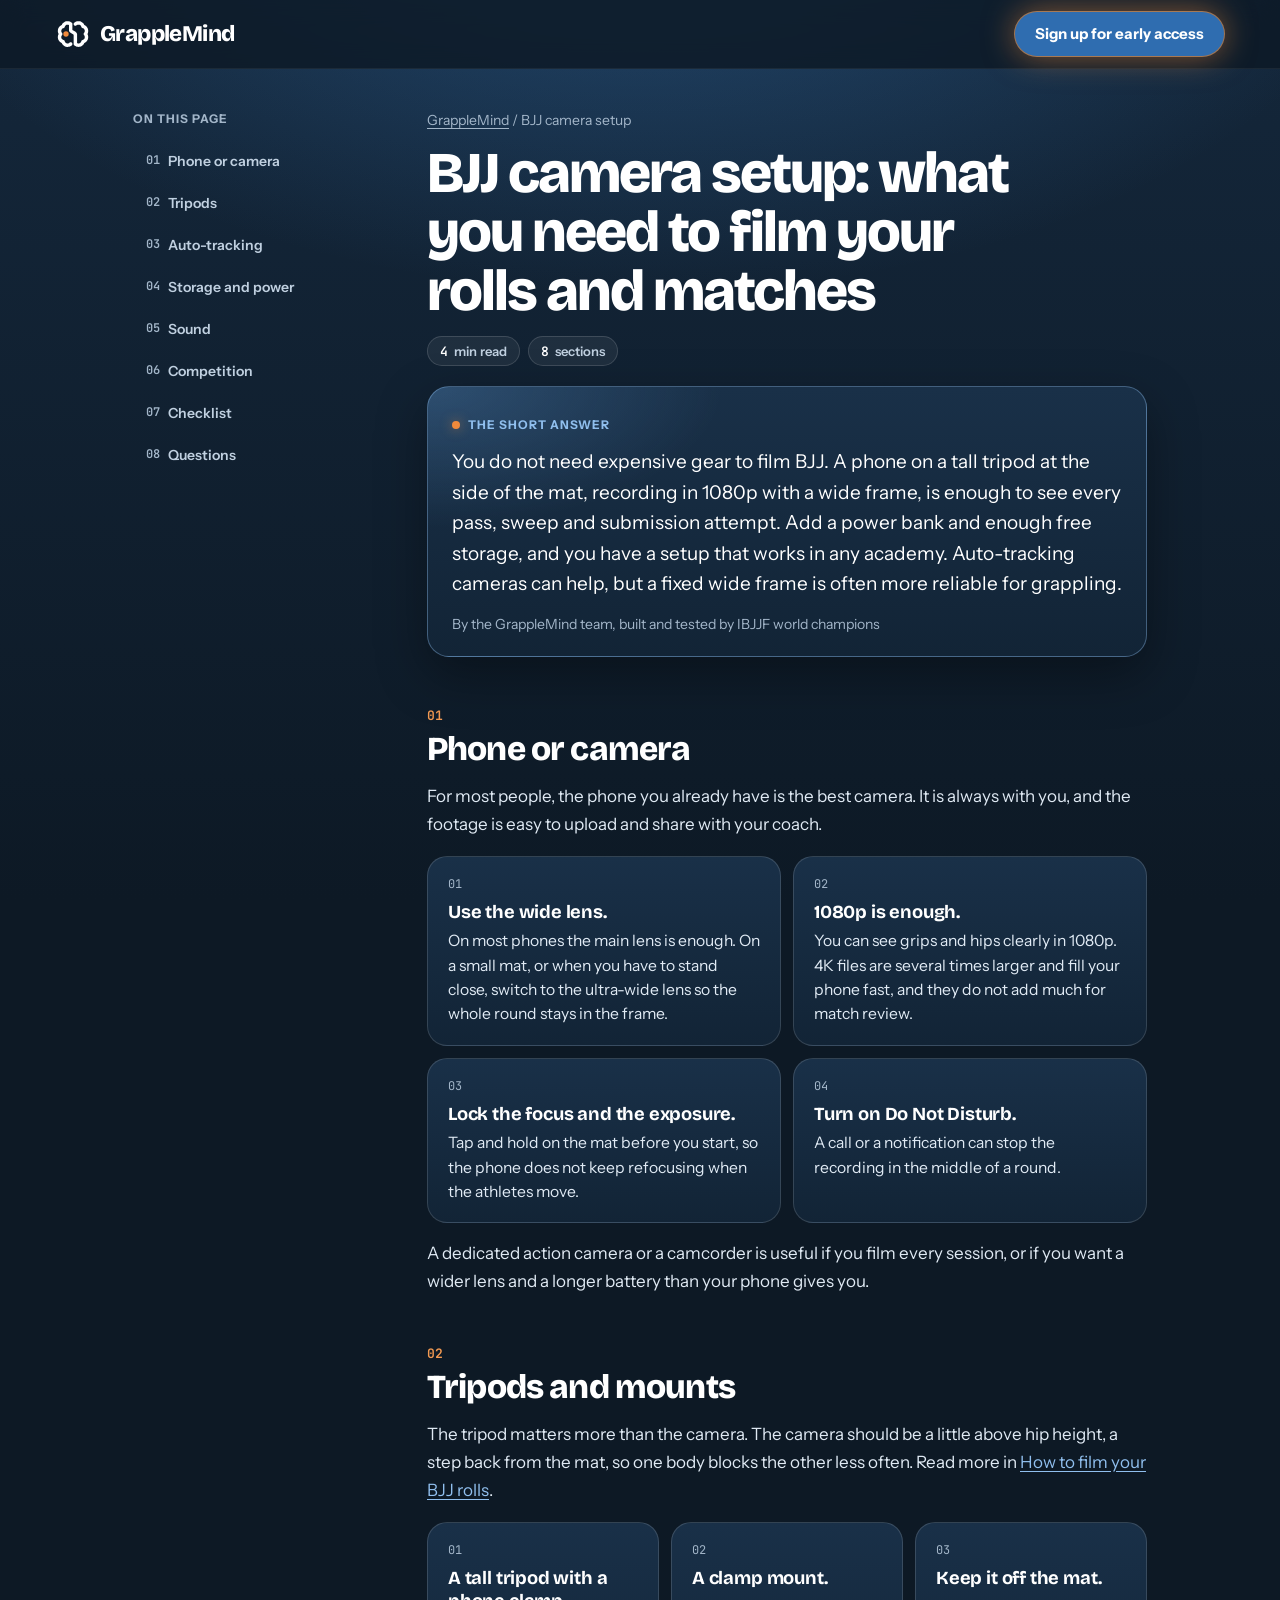
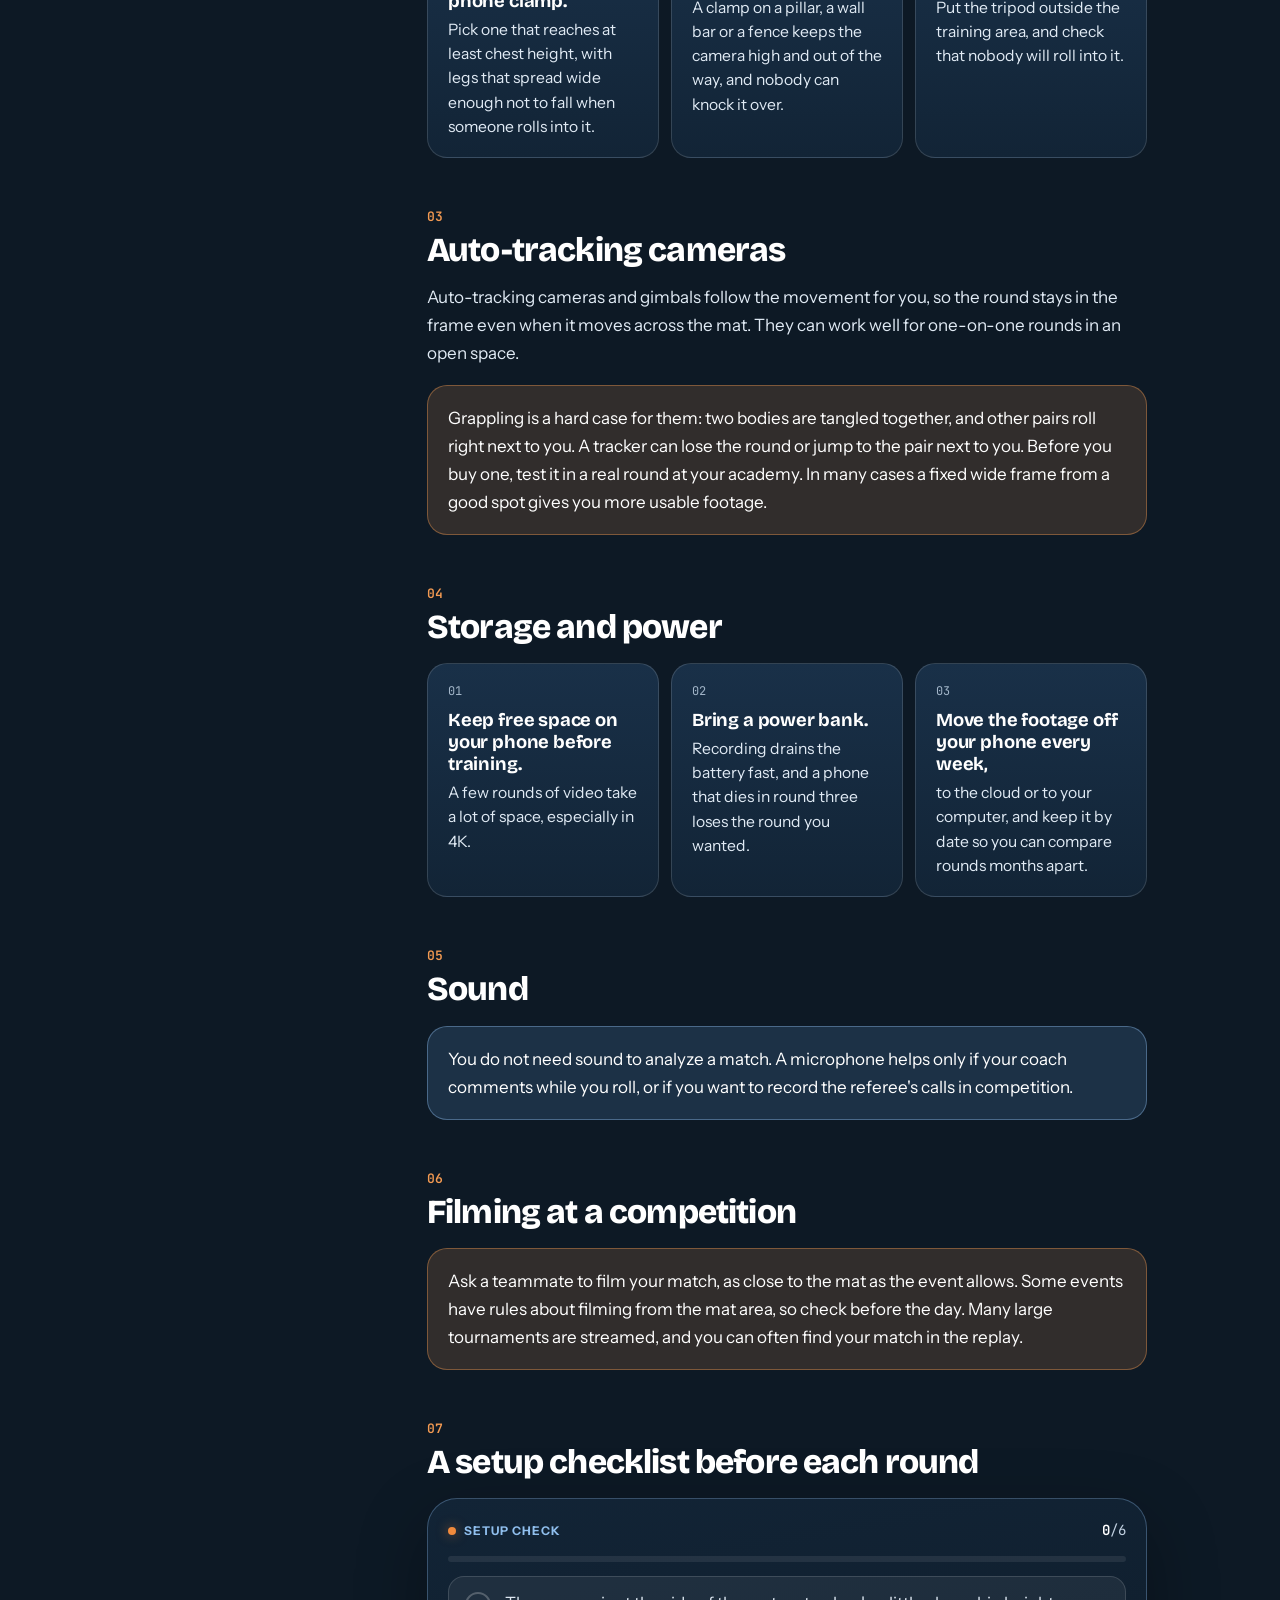
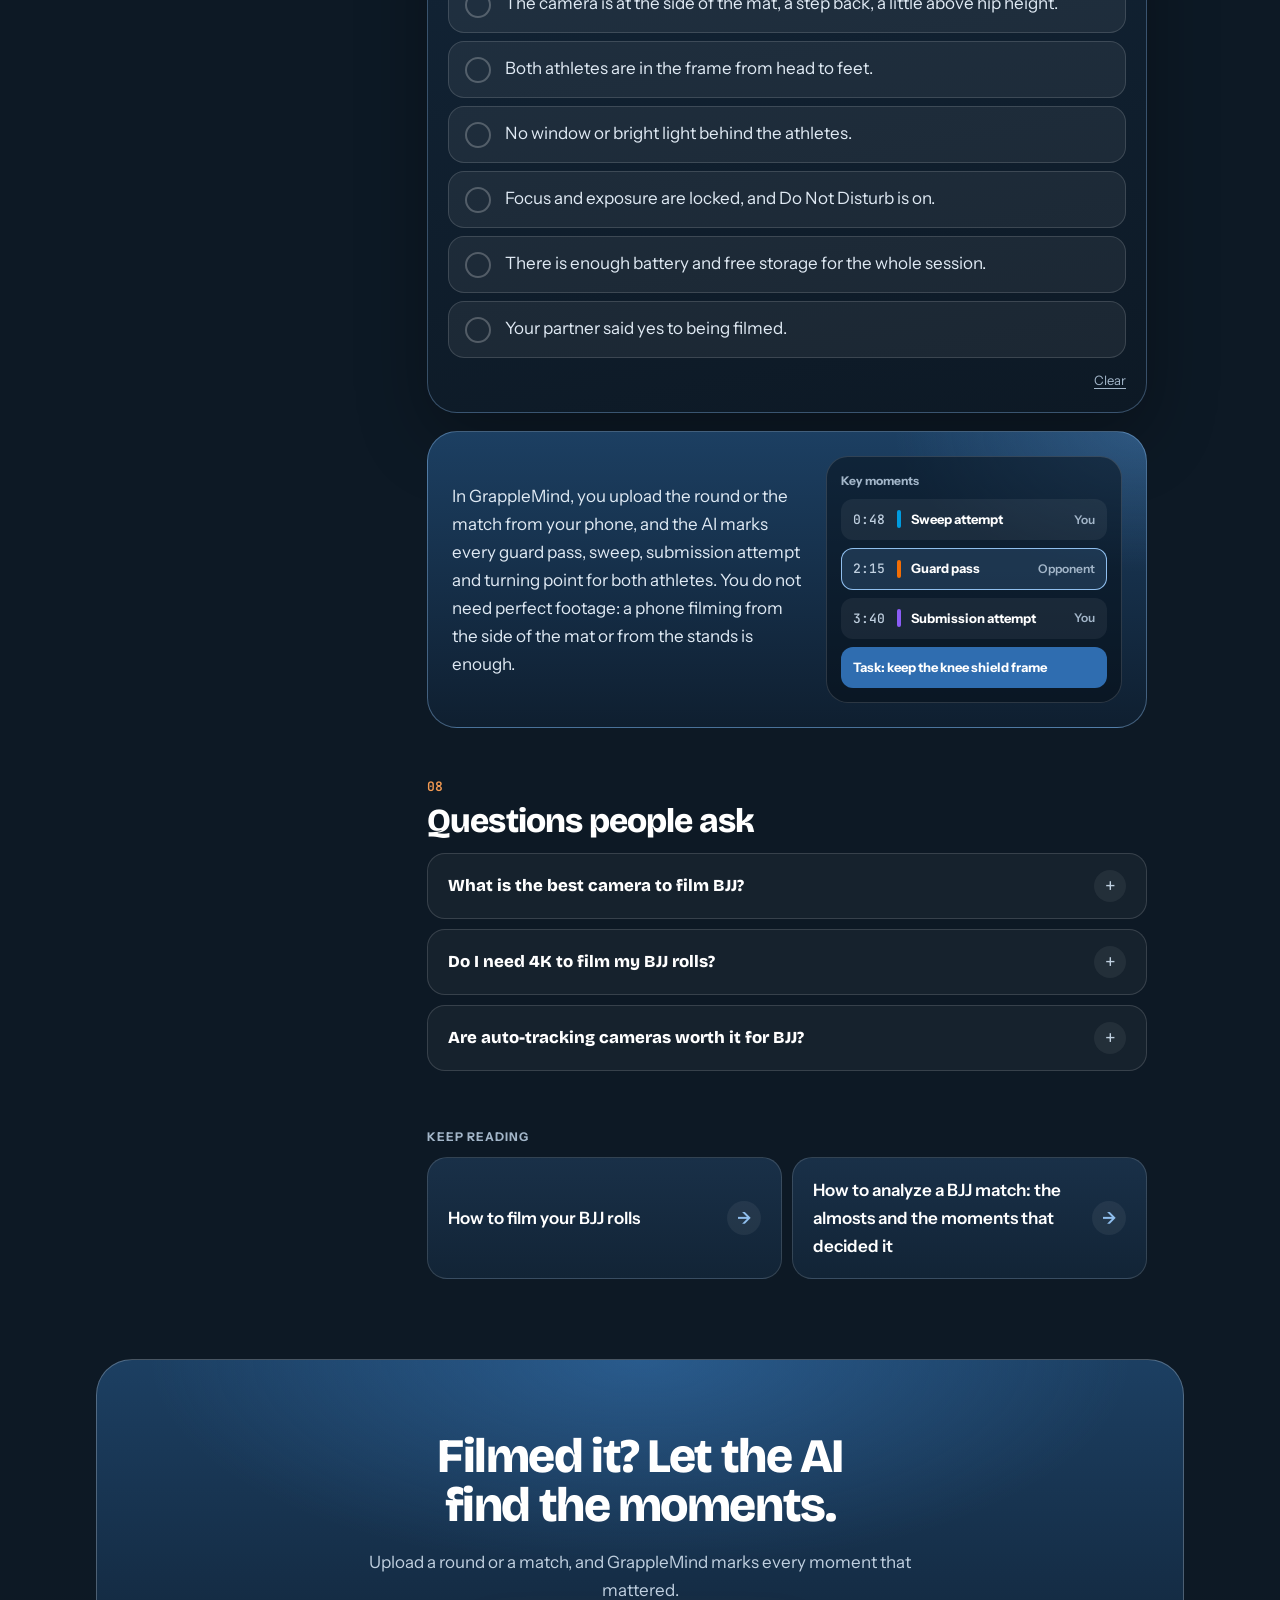
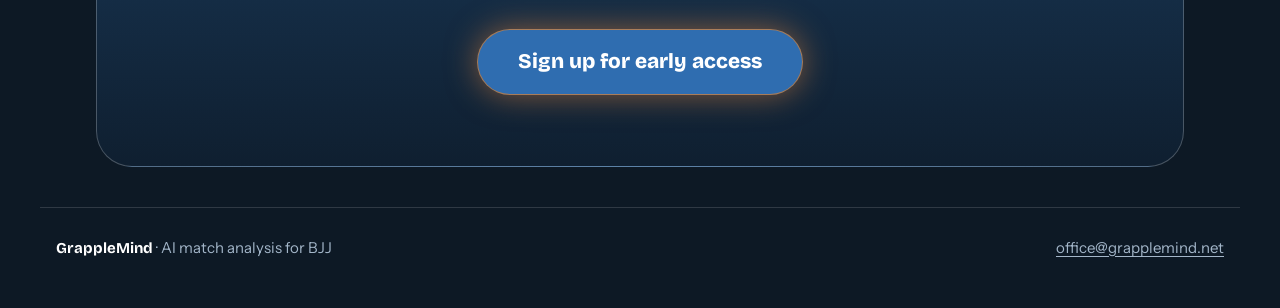
<file: bjj-camera-setup/index.html>
<!doctype html>
<html lang="en" class="no-js">
<head>
<!-- Google tag (Google Analytics) -->
<script async src="https://www.googletagmanager.com/gtm.js?id=GTM-PMDFW2C8"></script>
<script>
  window.dataLayer = window.dataLayer || [];
  function gtag(){dataLayer.push(arguments);}
  gtag('js', new Date());
</script>
<meta charset="utf-8">
<script>document.documentElement.className = "js";</script>
<meta name="viewport" content="width=device-width, initial-scale=1, viewport-fit=cover">
<title>BJJ Camera Setup: What You Need to Film Your Rolls and Matches | GrappleMind</title>
<meta name="description" content="The gear you need to film BJJ: a phone or a camera, a tripod or a clamp, storage and power, and whether an auto-tracking camera is worth it. A simple setup that works in any academy.">
<meta name="theme-color" content="#0d1925">
<link rel="canonical" href="https://grapplemind.net/bjj-camera-setup/">
<meta property="og:type" content="article">
<meta property="og:site_name" content="GrappleMind">
<meta property="og:url" content="https://grapplemind.net/bjj-camera-setup/">
<meta property="og:title" content="BJJ camera setup: what you need to film your rolls and matches">
<meta property="og:description" content="The gear you need to film BJJ: a phone or a camera, a tripod or a clamp, storage and power, and whether an auto-tracking camera is worth it. A simple setup that works in any academy.">
<meta property="og:image" content="https://grapplemind.net/og-image.png">
<meta name="twitter:card" content="summary_large_image">
<link rel="icon" type="image/png" sizes="512x512" href="/icon-512.png">
<link rel="apple-touch-icon" href="/icon-512.png">
<link rel="preconnect" href="https://fonts.googleapis.com">
<link rel="preconnect" href="https://fonts.gstatic.com" crossorigin>
<link rel="stylesheet" href="https://fonts.googleapis.com/css2?family=Bricolage+Grotesque:opsz,wght@12..96,600..800&family=Instrument+Sans:wght@400;500;600;700&family=JetBrains+Mono:wght@500;600&display=swap">
<link rel="stylesheet" href="/assets/guide.css">
<script src="/assets/guide.js" defer></script>
<script type="application/ld+json">
{
  "@context": "https://schema.org",
  "@graph": [
    {
      "@type": "Article",
      "headline": "BJJ camera setup: what you need to film your rolls and matches",
      "description": "The gear you need to film BJJ: a phone or a camera, a tripod or a clamp, storage and power, and whether an auto-tracking camera is worth it. A simple setup that works in any academy.",
      "url": "https://grapplemind.net/bjj-camera-setup/",
      "inLanguage": "en",
      "image": "https://grapplemind.net/og-image.png",
      "dateModified": "2026-11-27",
      "author": {
        "@id": "https://grapplemind.net/#org"
      },
      "publisher": {
        "@id": "https://grapplemind.net/#org"
      }
    },
    {
      "@type": "BreadcrumbList",
      "itemListElement": [
        {
          "@type": "ListItem",
          "position": 1,
          "name": "GrappleMind",
          "item": "https://grapplemind.net/"
        },
        {
          "@type": "ListItem",
          "position": 2,
          "name": "BJJ camera setup",
          "item": "https://grapplemind.net/bjj-camera-setup/"
        }
      ]
    },
    {
      "@type": "FAQPage",
      "mainEntity": [
        {
          "@type": "Question",
          "name": "What is the best camera to film BJJ?",
          "acceptedAnswer": {
            "@type": "Answer",
            "text": "For most people, the phone they already have. Put it on a tall tripod at the side of the mat, use the wide lens and record in 1080p. A dedicated camera helps only if you film every session or need a longer battery."
          }
        },
        {
          "@type": "Question",
          "name": "Do I need 4K to film my BJJ rolls?",
          "acceptedAnswer": {
            "@type": "Answer",
            "text": "No. 1080p shows grips, hips and transitions clearly, and the files are several times smaller than 4K."
          }
        },
        {
          "@type": "Question",
          "name": "Are auto-tracking cameras worth it for BJJ?",
          "acceptedAnswer": {
            "@type": "Answer",
            "text": "Sometimes. They follow the movement, but in grappling they can lose the round or follow another pair. Test one in a real round at your academy first. A fixed wide frame is often more reliable."
          }
        }
      ]
    }
  ]
}
</script>
</head>
<body>
<div class="progress" aria-hidden="true"><i></i></div>
<header class="top"><div class="wrap top__row">
<a class="brand" href="/" aria-label="GrappleMind home"><svg width="34" height="34" viewBox="0 0 100 100" fill="none" aria-hidden="true"><path d="M32.7 12.2 L36.7 12.4 L41.1 13.6 L44.1 15.1 L45.6 16.1 L47.3 17.7 L47.8 18.5 L48.2 19.9 L48.2 37.9 L49.6 38.9 L53.7 41.0 L57.4 43.2 L60.2 46.0 L60.8 46.9 L61.7 49.0 L62.0 50.3 L62.0 76.7 L63.0 77.2 L65.0 77.7 L67.3 77.7 L69.4 77.1 L70.7 76.4 L73.1 74.1 L73.7 73.2 L74.1 72.4 L74.6 70.7 L75.3 69.4 L76.5 68.2 L79.8 67.0 L80.9 66.3 L82.9 64.4 L83.8 63.0 L84.5 60.8 L84.5 59.8 L84.6 59.6 L84.5 57.6 L84.2 56.4 L83.5 54.7 L82.3 53.3 L81.4 51.6 L81.2 49.1 L81.8 47.5 L83.2 45.9 L83.9 44.5 L84.6 41.6 L84.5 39.3 L84.1 37.9 L83.5 36.7 L82.1 34.9 L80.2 33.4 L79.0 32.8 L77.4 32.4 L76.4 31.8 L75.2 30.6 L74.6 29.4 L74.1 27.8 L73.1 26.0 L71.8 24.5 L69.4 23.1 L67.0 22.5 L64.1 22.6 L61.5 23.6 L59.6 25.1 L58.7 25.6 L57.6 25.9 L55.6 25.7 L53.8 24.8 L52.7 23.5 L51.9 21.7 L51.9 19.9 L52.4 18.5 L52.8 17.7 L54.6 16.1 L56.8 14.6 L59.0 13.6 L62.6 12.5 L64.7 12.4 L64.8 12.2 L67.5 12.2 L67.6 12.4 L70.3 12.7 L73.1 13.6 L75.0 14.5 L78.3 16.7 L80.2 18.6 L81.4 20.1 L82.3 21.4 L83.2 23.3 L83.6 23.8 L86.0 25.0 L88.3 26.8 L90.3 28.7 L92.3 31.6 L93.2 33.4 L94.1 35.9 L94.7 39.0 L94.7 43.0 L94.6 43.2 L94.3 45.6 L93.7 47.5 L92.5 50.0 L94.0 53.6 L94.7 57.1 L94.7 61.1 L94.1 64.2 L93.2 66.7 L92.3 68.5 L90.3 71.5 L88.3 73.4 L87.0 74.4 L84.9 75.8 L83.6 76.4 L83.2 76.8 L82.0 79.2 L80.2 81.5 L78.6 83.2 L75.8 85.2 L73.4 86.4 L70.3 87.5 L67.6 87.8 L67.5 87.9 L63.5 87.8 L60.8 87.2 L58.3 86.3 L56.8 85.5 L54.0 83.6 L53.0 82.6 L52.4 81.7 L51.9 80.4 L51.9 51.9 L49.9 50.4 L46.2 48.7 L42.7 46.6 L40.2 44.2 L39.5 43.2 L38.7 41.7 L38.2 39.5 L38.2 23.5 L36.1 22.6 L35.3 22.6 L35.2 22.5 L32.2 22.6 L30.8 23.1 L29.0 24.1 L28.2 24.7 L26.5 26.9 L25.0 30.6 L23.3 32.1 L21.1 32.8 L19.1 34.0 L18.0 34.9 L16.8 36.4 L15.8 38.7 L15.5 41.6 L16.2 44.5 L17.0 45.9 L18.3 47.5 L18.8 48.5 L18.9 51.0 L18.2 52.8 L17.0 54.3 L15.9 56.4 L15.5 58.6 L15.6 60.8 L16.1 62.3 L16.8 63.8 L18.5 65.7 L20.4 67.0 L23.6 68.2 L24.8 69.4 L25.6 70.7 L26.0 72.4 L26.5 73.2 L27.0 74.1 L29.4 76.4 L30.8 77.1 L32.8 77.7 L35.2 77.7 L37.9 76.9 L40.2 75.2 L41.4 74.6 L42.7 74.3 L44.5 74.4 L46.3 75.3 L47.8 77.1 L48.2 78.4 L48.2 80.2 L47.8 81.7 L47.2 82.6 L46.2 83.6 L44.1 85.1 L42.2 86.1 L39.3 87.2 L36.7 87.8 L35.5 87.8 L35.3 87.9 L32.7 87.9 L28.8 87.2 L26.8 86.4 L24.4 85.2 L21.6 83.2 L18.8 80.1 L17.4 78.0 L17.0 76.8 L16.5 76.4 L14.2 75.2 L11.8 73.4 L9.3 70.7 L7.8 68.5 L6.9 66.7 L6.0 64.2 L5.4 61.1 L5.4 57.1 L5.6 57.0 L5.9 54.6 L6.8 51.9 L7.7 50.3 L6.2 46.6 L5.4 43.0 L5.6 37.9 L6.0 35.9 L6.9 33.4 L8.2 30.9 L9.9 28.7 L11.9 26.6 L13.3 25.6 L14.6 24.7 L16.5 23.8 L17.0 23.3 L17.9 21.4 L18.8 20.1 L19.9 18.6 L21.9 16.7 L24.1 15.1 L27.0 13.6 L29.9 12.7 L32.5 12.4Z" fill="currentColor"/><circle cx="29.38" cy="50.08" r="7.88" fill="var(--mark)"/></svg><span class="brand__name">GrappleMind</span></a>
<a class="join" href="/#join">Sign up<span class="long">&nbsp;for early access</span></a>
</div></header>
<main class="guide">
<nav class="toc" aria-label="On this page"><p class="toc__title">On this page</p><ol>
<li><a href="#phone"><span>01</span>Phone or camera</a></li>
<li><a href="#tripods"><span>02</span>Tripods</a></li>
<li><a href="#tracking"><span>03</span>Auto-tracking</a></li>
<li><a href="#storage"><span>04</span>Storage and power</a></li>
<li><a href="#sound"><span>05</span>Sound</a></li>
<li><a href="#competition"><span>06</span>Competition</a></li>
<li><a href="#checklist"><span>07</span>Checklist</a></li>
<li><a href="#questions"><span>08</span>Questions</a></li>
</ol></nav>
<article>
<p class="crumbs"><a href="/">GrappleMind</a> / BJJ camera setup</p>
<h1>BJJ camera setup: what you need to film your rolls and matches</h1>
<div class="meta"><span class="pill"><b>4</b> min read</span><span class="pill"><b>8</b> sections</span></div>
<div class="answer">
<span class="label">The short answer</span>
<p class="lead">You do not need expensive gear to film BJJ. A phone on a tall tripod at the side of the mat, recording in 1080p with a wide frame, is enough to see every pass, sweep and submission attempt. Add a power bank and enough free storage, and you have a setup that works in any academy. Auto-tracking cameras can help, but a fixed wide frame is often more reliable for grappling.</p>
<p class="byline">By the GrappleMind team, built and tested by IBJJF world champions</p>
</div>

<section class="sec" id="phone" data-short="Phone or camera">
<h2>Phone or camera</h2>
<p>For most people, the phone you already have is the best camera. It is always with you, and the footage is easy to upload and share with your coach.</p>
<ul class="cards">
<li class="rv"><strong>Use the wide lens.</strong> On most phones the main lens is enough. On a small mat, or when you have to stand close, switch to the ultra-wide lens so the whole round stays in the frame.</li>
<li class="rv"><strong>1080p is enough.</strong> You can see grips and hips clearly in 1080p. 4K files are several times larger and fill your phone fast, and they do not add much for match review.</li>
<li class="rv"><strong>Lock the focus and the exposure.</strong> Tap and hold on the mat before you start, so the phone does not keep refocusing when the athletes move.</li>
<li class="rv"><strong>Turn on Do Not Disturb.</strong> A call or a notification can stop the recording in the middle of a round.</li>
</ul>
<p>A dedicated action camera or a camcorder is useful if you film every session, or if you want a wider lens and a longer battery than your phone gives you.</p>
</section>

<section class="sec" id="tripods" data-short="Tripods">
<h2>Tripods and mounts</h2>
<p>The tripod matters more than the camera. The camera should be a little above hip height, a step back from the mat, so one body blocks the other less often. Read more in <a href="/how-to-film-bjj-rolls/">How to film your BJJ rolls</a>.</p>
<ul class="cards cards--3">
<li class="rv"><strong>A tall tripod with a phone clamp.</strong> Pick one that reaches at least chest height, with legs that spread wide enough not to fall when someone rolls into it.</li>
<li class="rv"><strong>A clamp mount.</strong> A clamp on a pillar, a wall bar or a fence keeps the camera high and out of the way, and nobody can knock it over.</li>
<li class="rv"><strong>Keep it off the mat.</strong> Put the tripod outside the training area, and check that nobody will roll into it.</li>
</ul>
</section>

<section class="sec" id="tracking" data-short="Auto-tracking">
<h2>Auto-tracking cameras</h2>
<p>Auto-tracking cameras and gimbals follow the movement for you, so the round stays in the frame even when it moves across the mat. They can work well for one-on-one rounds in an open space.</p>
<div class="note rv"><p>Grappling is a hard case for them: two bodies are tangled together, and other pairs roll right next to you. A tracker can lose the round or jump to the pair next to you. Before you buy one, test it in a real round at your academy. In many cases a fixed wide frame from a good spot gives you more usable footage.</p></div>
</section>

<section class="sec" id="storage" data-short="Storage and power">
<h2>Storage and power</h2>
<ul class="cards cards--3">
<li class="rv"><strong>Keep free space on your phone before training.</strong> A few rounds of video take a lot of space, especially in 4K.</li>
<li class="rv"><strong>Bring a power bank.</strong> Recording drains the battery fast, and a phone that dies in round three loses the round you wanted.</li>
<li class="rv"><strong>Move the footage off your phone every week,</strong> to the cloud or to your computer, and keep it by date so you can compare rounds months apart.</li>
</ul>
</section>

<section class="sec" id="sound" data-short="Sound">
<h2>Sound</h2>
<div class="note note--calm rv"><p>You do not need sound to analyze a match. A microphone helps only if your coach comments while you roll, or if you want to record the referee&#x27;s calls in competition.</p></div>
</section>

<section class="sec" id="competition" data-short="Competition">
<h2>Filming at a competition</h2>
<div class="note rv"><p>Ask a teammate to film your match, as close to the mat as the event allows. Some events have rules about filming from the mat area, so check before the day. Many large tournaments are streamed, and you can often find your match in the replay.</p></div>
</section>

<section class="sec" id="checklist" data-short="Checklist">
<h2>A setup checklist before each round</h2>
<div class="tool rv" data-check="setup">
<div class="tool__head"><span class="label">Setup check</span><span class="count"><b>0</b>/6</span></div>
<div class="meter" aria-hidden="true"><i></i></div>
<ol class="check">
<li><label class="tick"><input type="checkbox"><span class="box"><svg width="14" height="14" viewBox="0 0 20 20" aria-hidden="true"><path d="M4 10.5 8 14.5 16 6" fill="none" stroke="currentColor" stroke-width="2.6" stroke-linecap="round" stroke-linejoin="round"/></svg></span><span>The camera is at the side of the mat, a step back, a little above hip height.</span></label></li>
<li><label class="tick"><input type="checkbox"><span class="box"><svg width="14" height="14" viewBox="0 0 20 20" aria-hidden="true"><path d="M4 10.5 8 14.5 16 6" fill="none" stroke="currentColor" stroke-width="2.6" stroke-linecap="round" stroke-linejoin="round"/></svg></span><span>Both athletes are in the frame from head to feet.</span></label></li>
<li><label class="tick"><input type="checkbox"><span class="box"><svg width="14" height="14" viewBox="0 0 20 20" aria-hidden="true"><path d="M4 10.5 8 14.5 16 6" fill="none" stroke="currentColor" stroke-width="2.6" stroke-linecap="round" stroke-linejoin="round"/></svg></span><span>No window or bright light behind the athletes.</span></label></li>
<li><label class="tick"><input type="checkbox"><span class="box"><svg width="14" height="14" viewBox="0 0 20 20" aria-hidden="true"><path d="M4 10.5 8 14.5 16 6" fill="none" stroke="currentColor" stroke-width="2.6" stroke-linecap="round" stroke-linejoin="round"/></svg></span><span>Focus and exposure are locked, and Do Not Disturb is on.</span></label></li>
<li><label class="tick"><input type="checkbox"><span class="box"><svg width="14" height="14" viewBox="0 0 20 20" aria-hidden="true"><path d="M4 10.5 8 14.5 16 6" fill="none" stroke="currentColor" stroke-width="2.6" stroke-linecap="round" stroke-linejoin="round"/></svg></span><span>There is enough battery and free storage for the whole session.</span></label></li>
<li><label class="tick"><input type="checkbox"><span class="box"><svg width="14" height="14" viewBox="0 0 20 20" aria-hidden="true"><path d="M4 10.5 8 14.5 16 6" fill="none" stroke="currentColor" stroke-width="2.6" stroke-linecap="round" stroke-linejoin="round"/></svg></span><span>Your partner said yes to being filmed.</span></label></li>
</ol>
<div class="tool__head" style="margin:12px 0 0;justify-content:flex-end"><button class="reset" type="button">Clear</button></div>
</div>
<div class="app rv">
<p>In GrappleMind, you upload the round or the match from your phone, and the AI marks every guard pass, sweep, submission attempt and turning point for both athletes. You do not need perfect footage: a phone filming from the side of the mat or from the stands is enough.</p>
<div class="app__screen" aria-hidden="true">
<span class="app__title">Key moments</span>
<div class="mo"><time>0:48</time><i style="--c:var(--ev-sweepatt)"></i>Sweep attempt<span>You</span></div>
<div class="mo is-on"><time>2:15</time><i style="--c:var(--ev-guardpass)"></i>Guard pass<span>Opponent</span></div>
<div class="mo"><time>3:40</time><i style="--c:var(--ev-subatt)"></i>Submission attempt<span>You</span></div>
<div class="task">Task: keep the knee shield frame</div>
</div>
</div>
</section>

<section class="sec" id="questions" data-short="Questions">
<h2>Questions people ask</h2>
<div class="faq">
<details><summary><h3>What is the best camera to film BJJ?</h3></summary><p>For most people, the phone they already have. Put it on a tall tripod at the side of the mat, use the wide lens and record in 1080p. A dedicated camera helps only if you film every session or need a longer battery.</p></details>
<details><summary><h3>Do I need 4K to film my BJJ rolls?</h3></summary><p>No. 1080p shows grips, hips and transitions clearly, and the files are several times smaller than 4K.</p></details>
<details><summary><h3>Are auto-tracking cameras worth it for BJJ?</h3></summary><p>Sometimes. They follow the movement, but in grappling they can lose the round or follow another pair. Test one in a real round at your academy first. A fixed wide frame is often more reliable.</p></details>
</div>
</section>

<nav class="related" aria-label="Keep reading"><span class="related__label">Keep reading</span>
<a href="/how-to-film-bjj-rolls/">How to film your BJJ rolls</a>
<a href="/how-to-analyze-bjj-matches/">How to analyze a BJJ match: the almosts and the moments that decided it</a>
</nav>
</article>
</main>
<section class="final"><div class="final__panel">
<h2>Filmed it? Let the AI find the moments.</h2>
<p>Upload a round or a match, and GrappleMind marks every moment that mattered.</p>
<a class="join join--big" href="/#join">Sign up for early access</a>
</div></section>
<footer class="foot"><span><b>GrappleMind</b> &middot; AI match analysis for BJJ</span><a href="mailto:office@grapplemind.net">office@grapplemind.net</a></footer>
</body>
</html>
</file>
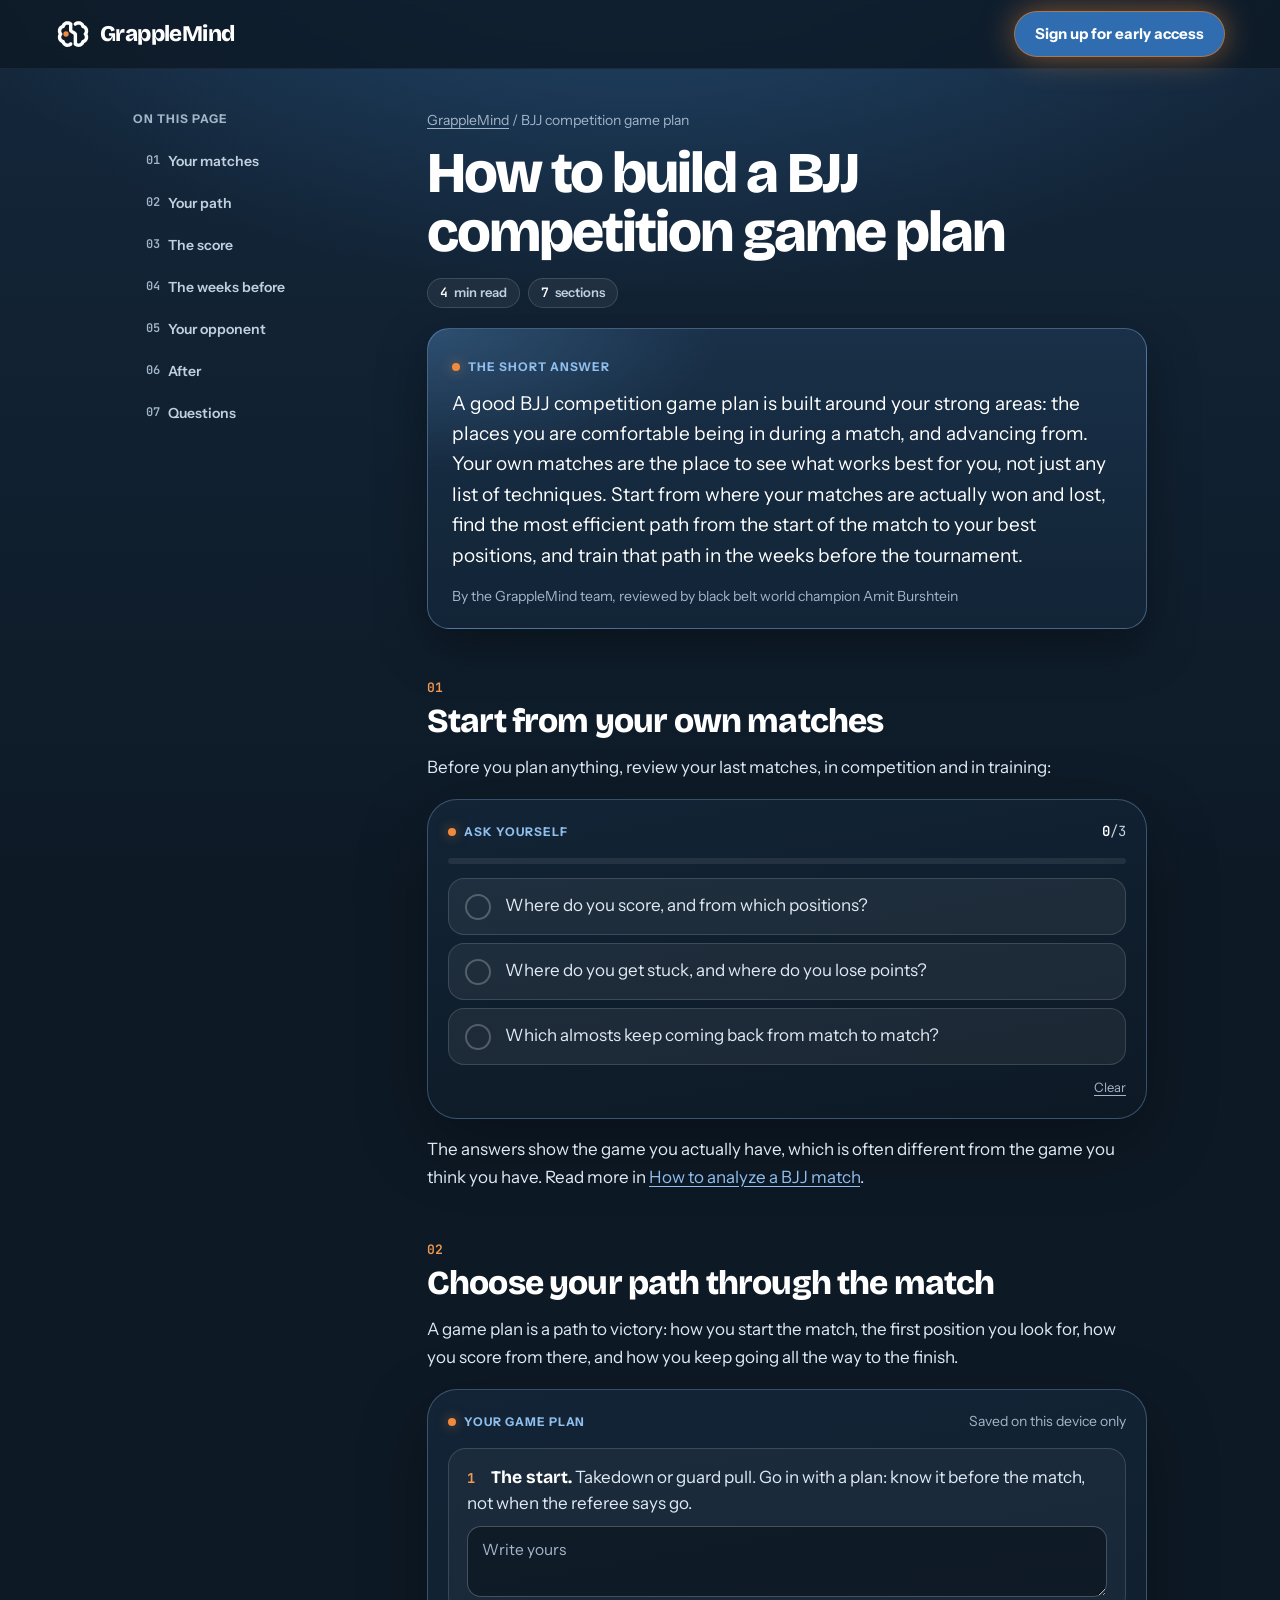
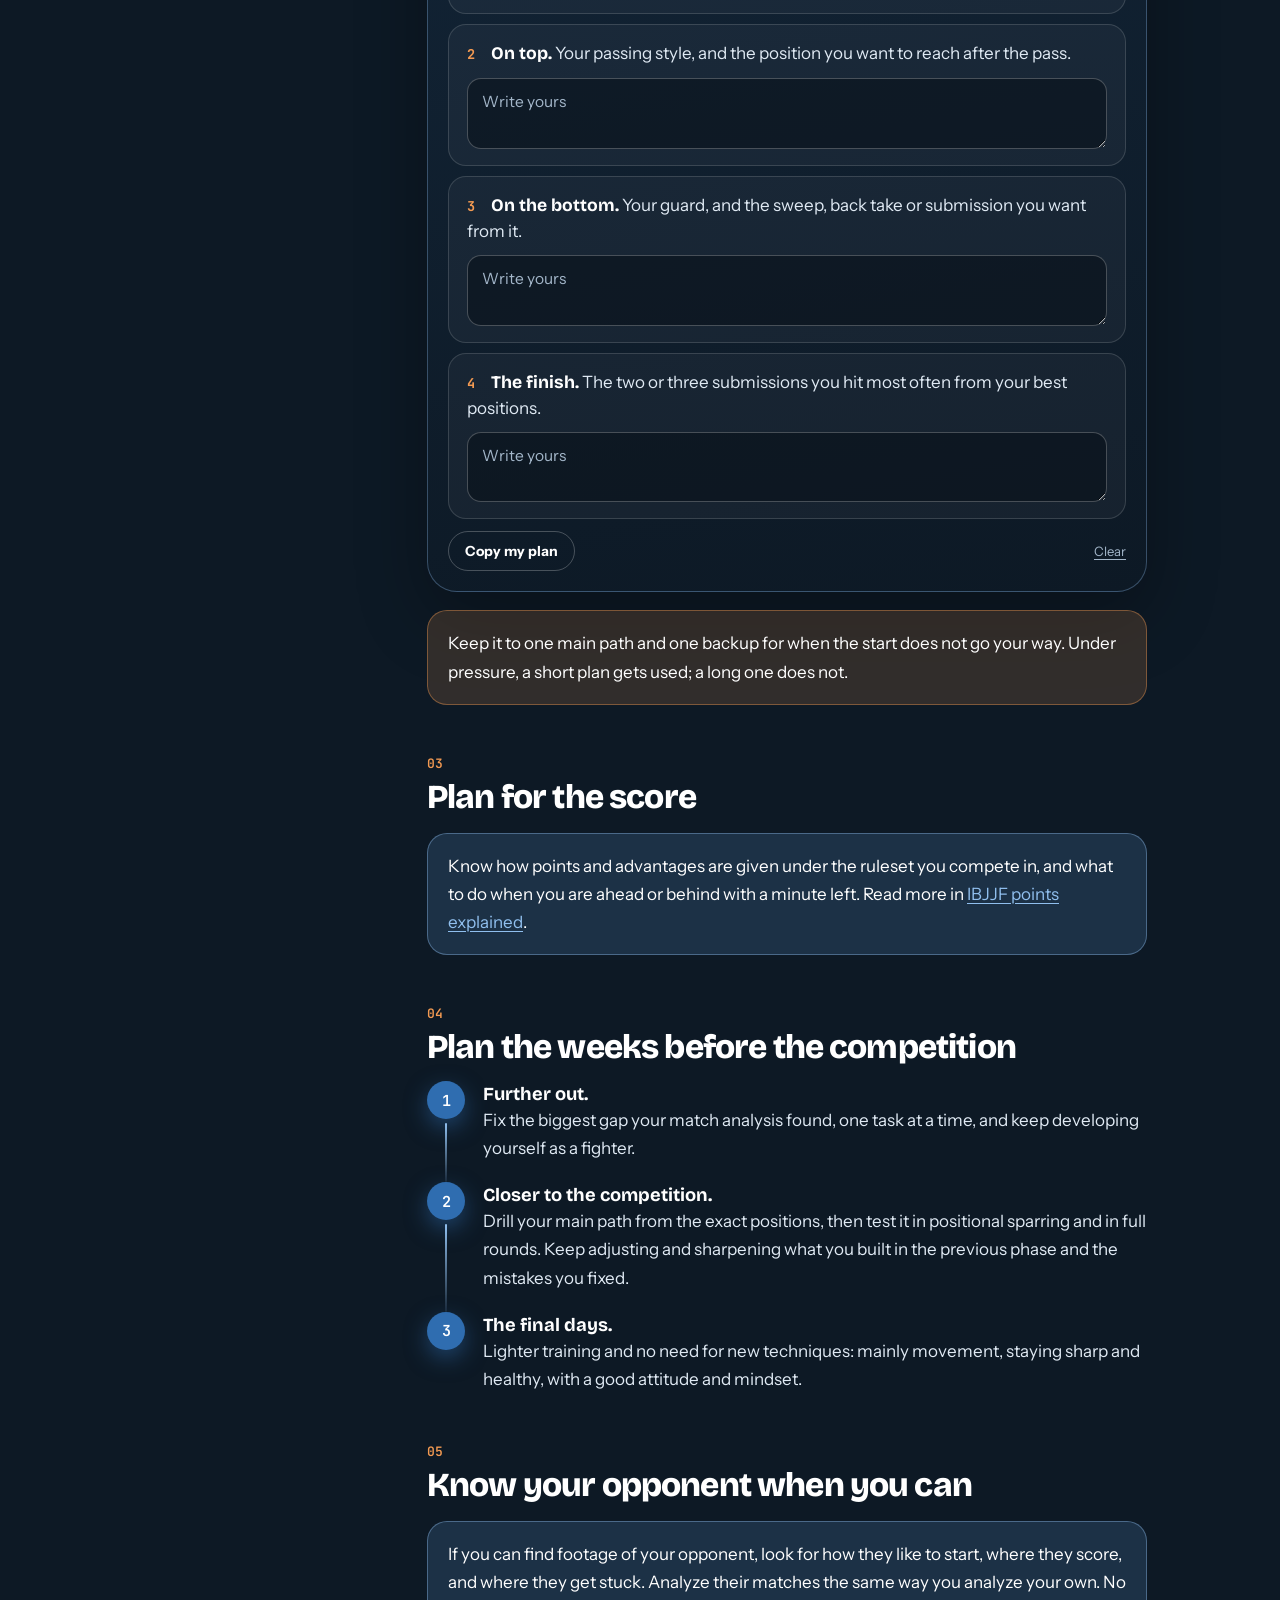
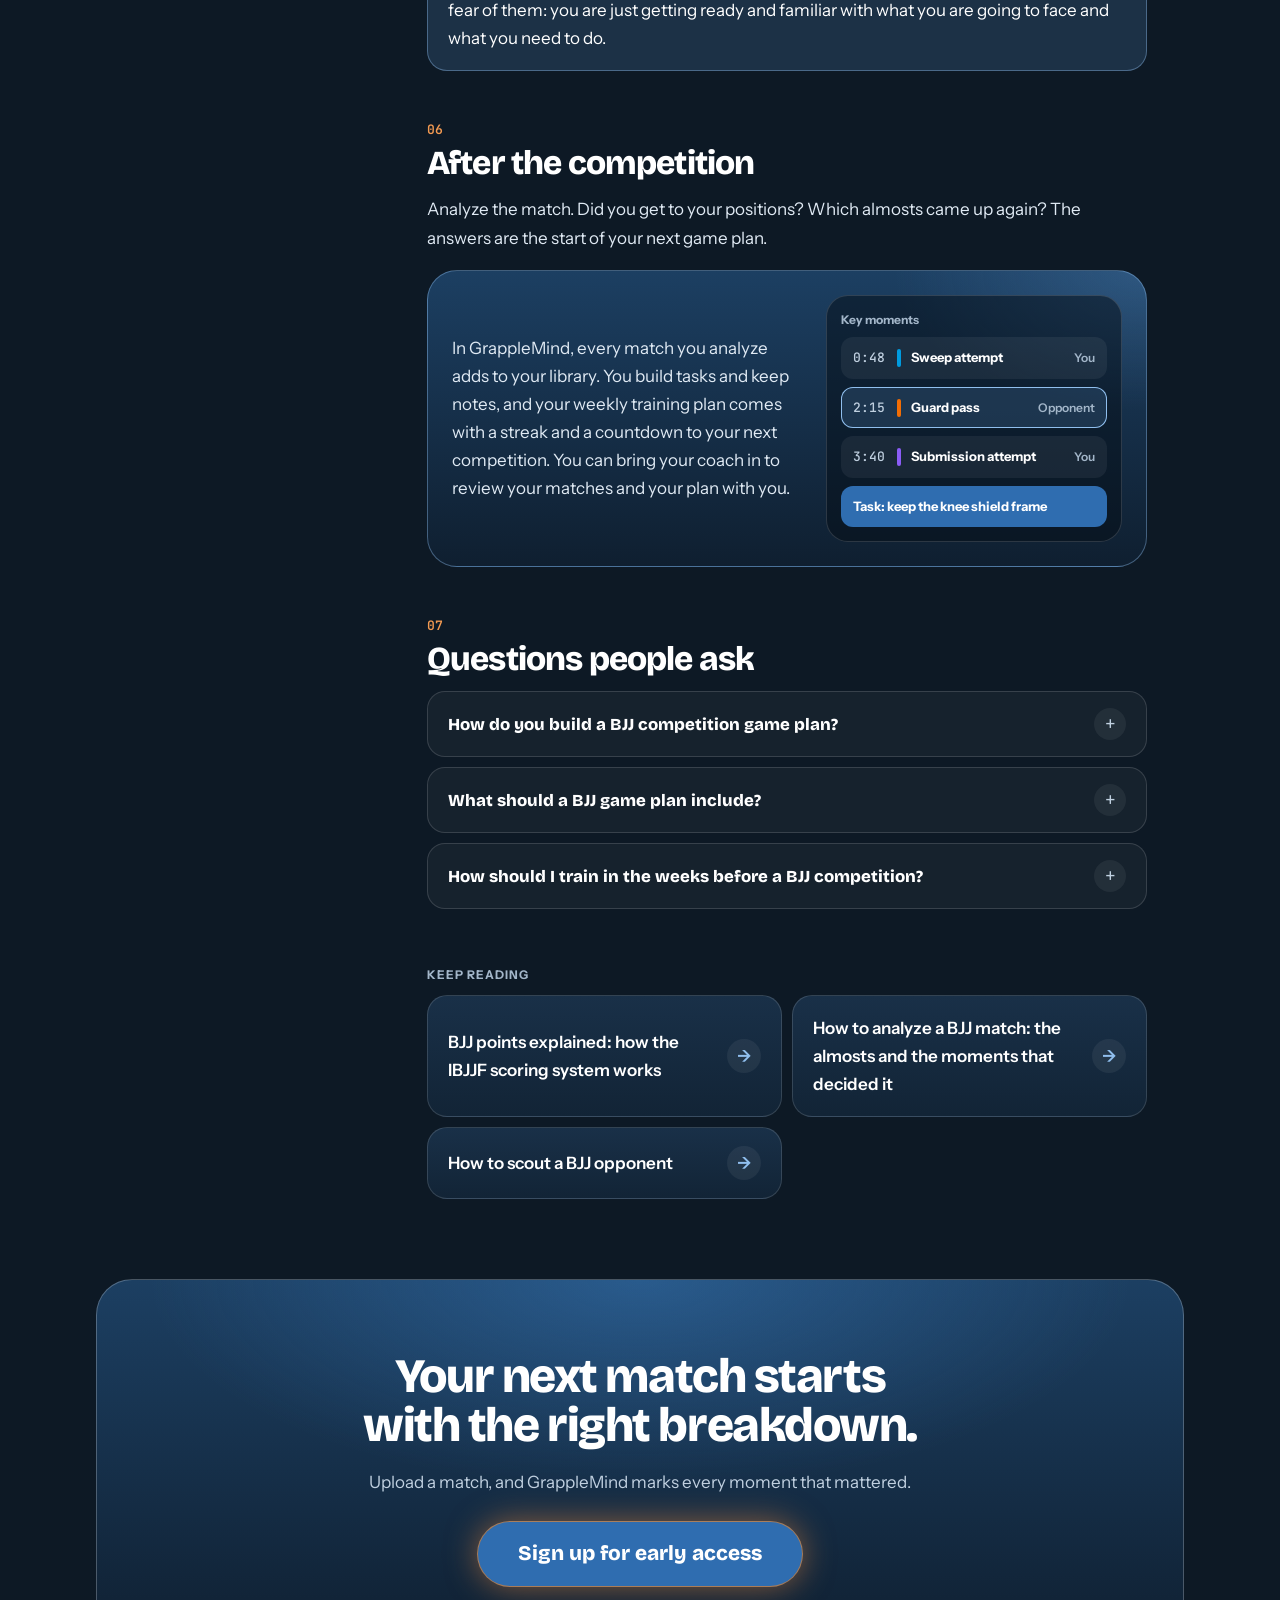
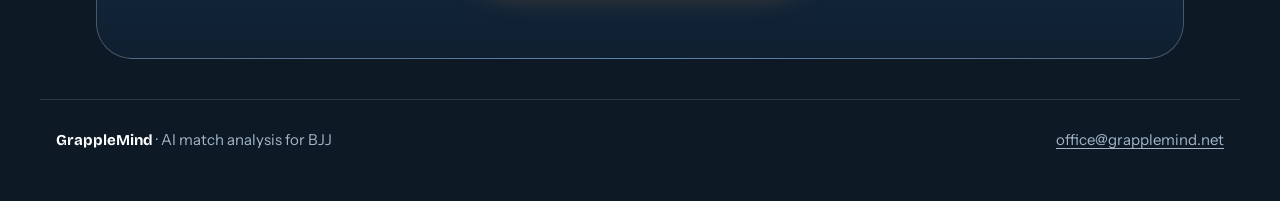
<file: bjj-competition-game-plan/index.html>
<!doctype html>
<html lang="en" class="no-js">
<head>
<!-- Google tag (Google Analytics) -->
<script async src="https://www.googletagmanager.com/gtm.js?id=GTM-PMDFW2C8"></script>
<script>
  window.dataLayer = window.dataLayer || [];
  function gtag(){dataLayer.push(arguments);}
  gtag('js', new Date());
</script>
<meta charset="utf-8">
<script>document.documentElement.className = "js";</script>
<meta name="viewport" content="width=device-width, initial-scale=1, viewport-fit=cover">
<title>How to Build a BJJ Competition Game Plan | GrappleMind</title>
<meta name="description" content="Build a BJJ competition game plan from your own matches: the positions you win with, the almosts you keep repeating, and a weekly plan before your tournament.">
<meta name="theme-color" content="#0d1925">
<link rel="canonical" href="https://grapplemind.net/bjj-competition-game-plan/">
<meta property="og:type" content="article">
<meta property="og:site_name" content="GrappleMind">
<meta property="og:url" content="https://grapplemind.net/bjj-competition-game-plan/">
<meta property="og:title" content="How to build a BJJ competition game plan">
<meta property="og:description" content="Build a BJJ competition game plan from your own matches: the positions you win with, the almosts you keep repeating, and a weekly plan before your tournament.">
<meta property="og:image" content="https://grapplemind.net/og-image.png">
<meta name="twitter:card" content="summary_large_image">
<link rel="icon" type="image/png" sizes="512x512" href="/icon-512.png">
<link rel="apple-touch-icon" href="/icon-512.png">
<link rel="preconnect" href="https://fonts.googleapis.com">
<link rel="preconnect" href="https://fonts.gstatic.com" crossorigin>
<link rel="stylesheet" href="https://fonts.googleapis.com/css2?family=Bricolage+Grotesque:opsz,wght@12..96,600..800&family=Instrument+Sans:wght@400;500;600;700&family=JetBrains+Mono:wght@500;600&display=swap">
<link rel="stylesheet" href="/assets/guide.css">
<script src="/assets/guide.js" defer></script>
<script type="application/ld+json">
{
  "@context": "https://schema.org",
  "@graph": [
    {
      "@type": "Article",
      "headline": "How to build a BJJ competition game plan",
      "description": "Build a BJJ competition game plan from your own matches: the positions you win with, the almosts you keep repeating, and a weekly plan before your tournament.",
      "url": "https://grapplemind.net/bjj-competition-game-plan/",
      "inLanguage": "en",
      "image": "https://grapplemind.net/og-image.png",
      "dateModified": "2026-11-04",
      "author": {
        "@id": "https://grapplemind.net/#org"
      },
      "publisher": {
        "@id": "https://grapplemind.net/#org"
      }
    },
    {
      "@type": "BreadcrumbList",
      "itemListElement": [
        {
          "@type": "ListItem",
          "position": 1,
          "name": "GrappleMind",
          "item": "https://grapplemind.net/"
        },
        {
          "@type": "ListItem",
          "position": 2,
          "name": "BJJ competition game plan",
          "item": "https://grapplemind.net/bjj-competition-game-plan/"
        }
      ]
    },
    {
      "@type": "FAQPage",
      "mainEntity": [
        {
          "@type": "Question",
          "name": "How do you build a BJJ competition game plan?",
          "acceptedAnswer": {
            "@type": "Answer",
            "text": "Build it around your strong areas, using your own matches to see what works best for you. Start from where your matches are actually won and lost, find the most efficient path from the start of the match to your best positions, and train that path in the weeks before the tournament."
          }
        },
        {
          "@type": "Question",
          "name": "What should a BJJ game plan include?",
          "acceptedAnswer": {
            "@type": "Answer",
            "text": "How you start the match (takedown or guard pull), your passing style on top, your guard and the sweep, back take or submission you want from the bottom, and the two or three submissions you hit most often. Keep one main path and one backup."
          }
        },
        {
          "@type": "Question",
          "name": "How should I train in the weeks before a BJJ competition?",
          "acceptedAnswer": {
            "@type": "Answer",
            "text": "Further out, fix the biggest gap your match analysis found, one task at a time. Closer to the competition, drill your main path from the exact positions and test it in positional sparring and full rounds. In the final days, train lighter, with no new techniques, and focus on staying sharp and healthy."
          }
        }
      ]
    }
  ]
}
</script>
</head>
<body>
<div class="progress" aria-hidden="true"><i></i></div>
<header class="top"><div class="wrap top__row">
<a class="brand" href="/" aria-label="GrappleMind home"><svg width="34" height="34" viewBox="0 0 100 100" fill="none" aria-hidden="true"><path d="M32.7 12.2 L36.7 12.4 L41.1 13.6 L44.1 15.1 L45.6 16.1 L47.3 17.7 L47.8 18.5 L48.2 19.9 L48.2 37.9 L49.6 38.9 L53.7 41.0 L57.4 43.2 L60.2 46.0 L60.8 46.9 L61.7 49.0 L62.0 50.3 L62.0 76.7 L63.0 77.2 L65.0 77.7 L67.3 77.7 L69.4 77.1 L70.7 76.4 L73.1 74.1 L73.7 73.2 L74.1 72.4 L74.6 70.7 L75.3 69.4 L76.5 68.2 L79.8 67.0 L80.9 66.3 L82.9 64.4 L83.8 63.0 L84.5 60.8 L84.5 59.8 L84.6 59.6 L84.5 57.6 L84.2 56.4 L83.5 54.7 L82.3 53.3 L81.4 51.6 L81.2 49.1 L81.8 47.5 L83.2 45.9 L83.9 44.5 L84.6 41.6 L84.5 39.3 L84.1 37.9 L83.5 36.7 L82.1 34.9 L80.2 33.4 L79.0 32.8 L77.4 32.4 L76.4 31.8 L75.2 30.6 L74.6 29.4 L74.1 27.8 L73.1 26.0 L71.8 24.5 L69.4 23.1 L67.0 22.5 L64.1 22.6 L61.5 23.6 L59.6 25.1 L58.7 25.6 L57.6 25.9 L55.6 25.7 L53.8 24.8 L52.7 23.5 L51.9 21.7 L51.9 19.9 L52.4 18.5 L52.8 17.7 L54.6 16.1 L56.8 14.6 L59.0 13.6 L62.6 12.5 L64.7 12.4 L64.8 12.2 L67.5 12.2 L67.6 12.4 L70.3 12.7 L73.1 13.6 L75.0 14.5 L78.3 16.7 L80.2 18.6 L81.4 20.1 L82.3 21.4 L83.2 23.3 L83.6 23.8 L86.0 25.0 L88.3 26.8 L90.3 28.7 L92.3 31.6 L93.2 33.4 L94.1 35.9 L94.7 39.0 L94.7 43.0 L94.6 43.2 L94.3 45.6 L93.7 47.5 L92.5 50.0 L94.0 53.6 L94.7 57.1 L94.7 61.1 L94.1 64.2 L93.2 66.7 L92.3 68.5 L90.3 71.5 L88.3 73.4 L87.0 74.4 L84.9 75.8 L83.6 76.4 L83.2 76.8 L82.0 79.2 L80.2 81.5 L78.6 83.2 L75.8 85.2 L73.4 86.4 L70.3 87.5 L67.6 87.8 L67.5 87.9 L63.5 87.8 L60.8 87.2 L58.3 86.3 L56.8 85.5 L54.0 83.6 L53.0 82.6 L52.4 81.7 L51.9 80.4 L51.9 51.9 L49.9 50.4 L46.2 48.7 L42.7 46.6 L40.2 44.2 L39.5 43.2 L38.7 41.7 L38.2 39.5 L38.2 23.5 L36.1 22.6 L35.3 22.6 L35.2 22.5 L32.2 22.6 L30.8 23.1 L29.0 24.1 L28.2 24.7 L26.5 26.9 L25.0 30.6 L23.3 32.1 L21.1 32.8 L19.1 34.0 L18.0 34.9 L16.8 36.4 L15.8 38.7 L15.5 41.6 L16.2 44.5 L17.0 45.9 L18.3 47.5 L18.8 48.5 L18.9 51.0 L18.2 52.8 L17.0 54.3 L15.9 56.4 L15.5 58.6 L15.6 60.8 L16.1 62.3 L16.8 63.8 L18.5 65.7 L20.4 67.0 L23.6 68.2 L24.8 69.4 L25.6 70.7 L26.0 72.4 L26.5 73.2 L27.0 74.1 L29.4 76.4 L30.8 77.1 L32.8 77.7 L35.2 77.7 L37.9 76.9 L40.2 75.2 L41.4 74.6 L42.7 74.3 L44.5 74.4 L46.3 75.3 L47.8 77.1 L48.2 78.4 L48.2 80.2 L47.8 81.7 L47.2 82.6 L46.2 83.6 L44.1 85.1 L42.2 86.1 L39.3 87.2 L36.7 87.8 L35.5 87.8 L35.3 87.9 L32.7 87.9 L28.8 87.2 L26.8 86.4 L24.4 85.2 L21.6 83.2 L18.8 80.1 L17.4 78.0 L17.0 76.8 L16.5 76.4 L14.2 75.2 L11.8 73.4 L9.3 70.7 L7.8 68.5 L6.9 66.7 L6.0 64.2 L5.4 61.1 L5.4 57.1 L5.6 57.0 L5.9 54.6 L6.8 51.9 L7.7 50.3 L6.2 46.6 L5.4 43.0 L5.6 37.9 L6.0 35.9 L6.9 33.4 L8.2 30.9 L9.9 28.7 L11.9 26.6 L13.3 25.6 L14.6 24.7 L16.5 23.8 L17.0 23.3 L17.9 21.4 L18.8 20.1 L19.9 18.6 L21.9 16.7 L24.1 15.1 L27.0 13.6 L29.9 12.7 L32.5 12.4Z" fill="currentColor"/><circle cx="29.38" cy="50.08" r="7.88" fill="var(--mark)"/></svg><span class="brand__name">GrappleMind</span></a>
<a class="join" href="/#join">Sign up<span class="long">&nbsp;for early access</span></a>
</div></header>
<main class="guide">
<nav class="toc" aria-label="On this page"><p class="toc__title">On this page</p><ol>
<li><a href="#own-matches"><span>01</span>Your matches</a></li>
<li><a href="#path"><span>02</span>Your path</a></li>
<li><a href="#score"><span>03</span>The score</a></li>
<li><a href="#weeks"><span>04</span>The weeks before</a></li>
<li><a href="#opponent"><span>05</span>Your opponent</a></li>
<li><a href="#after"><span>06</span>After</a></li>
<li><a href="#questions"><span>07</span>Questions</a></li>
</ol></nav>
<article>
<p class="crumbs"><a href="/">GrappleMind</a> / BJJ competition game plan</p>
<h1>How to build a BJJ competition game plan</h1>
<div class="meta"><span class="pill"><b>4</b> min read</span><span class="pill"><b>7</b> sections</span></div>
<div class="answer">
<span class="label">The short answer</span>
<p class="lead">A good BJJ competition game plan is built around your strong areas: the places you are comfortable being in during a match, and advancing from. Your own matches are the place to see what works best for you, not just any list of techniques. Start from where your matches are actually won and lost, find the most efficient path from the start of the match to your best positions, and train that path in the weeks before the tournament.</p>
<p class="byline">By the GrappleMind team, reviewed by black belt world champion Amit Burshtein</p>
</div>

<section class="sec" id="own-matches" data-short="Your matches">
<h2>Start from your own matches</h2>
<p>Before you plan anything, review your last matches, in competition and in training:</p>
<div class="tool rv" data-check="questions">
<div class="tool__head"><span class="label">Ask yourself</span><span class="count"><b>0</b>/3</span></div>
<div class="meter" aria-hidden="true"><i></i></div>
<ul class="check">
<li><label class="tick"><input type="checkbox"><span class="box"><svg width="14" height="14" viewBox="0 0 20 20" aria-hidden="true"><path d="M4 10.5 8 14.5 16 6" fill="none" stroke="currentColor" stroke-width="2.6" stroke-linecap="round" stroke-linejoin="round"/></svg></span><span>Where do you score, and from which positions?</span></label></li>
<li><label class="tick"><input type="checkbox"><span class="box"><svg width="14" height="14" viewBox="0 0 20 20" aria-hidden="true"><path d="M4 10.5 8 14.5 16 6" fill="none" stroke="currentColor" stroke-width="2.6" stroke-linecap="round" stroke-linejoin="round"/></svg></span><span>Where do you get stuck, and where do you lose points?</span></label></li>
<li><label class="tick"><input type="checkbox"><span class="box"><svg width="14" height="14" viewBox="0 0 20 20" aria-hidden="true"><path d="M4 10.5 8 14.5 16 6" fill="none" stroke="currentColor" stroke-width="2.6" stroke-linecap="round" stroke-linejoin="round"/></svg></span><span>Which almosts keep coming back from match to match?</span></label></li>
</ul>
<div class="tool__head" style="margin:12px 0 0;justify-content:flex-end"><button class="reset" type="button">Clear</button></div>
</div>
<p>The answers show the game you actually have, which is often different from the game you think you have. Read more in <a href="/how-to-analyze-bjj-matches/">How to analyze a BJJ match</a>.</p>
</section>

<section class="sec" id="path" data-short="Your path">
<h2>Choose your path through the match</h2>
<p>A game plan is a path to victory: how you start the match, the first position you look for, how you score from there, and how you keep going all the way to the finish.</p>
<div class="tool rv" data-plan="path">
<div class="tool__head"><span class="label">Your game plan</span><span class="tool__hint">Saved on this device only</span></div>
<ul class="plan">
<li><strong>The start.</strong> Takedown or guard pull. Go in with a plan: know it before the match, not when the referee says go.</li>
<li><strong>On top.</strong> Your passing style, and the position you want to reach after the pass.</li>
<li><strong>On the bottom.</strong> Your guard, and the sweep, back take or submission you want from it.</li>
<li><strong>The finish.</strong> The two or three submissions you hit most often from your best positions.</li>
</ul>
<div class="plan__actions"><button class="ghost copy-plan" type="button">Copy my plan</button><button class="reset" type="button">Clear</button></div>
</div>
<div class="note rv"><p>Keep it to one main path and one backup for when the start does not go your way. Under pressure, a short plan gets used; a long one does not.</p></div>
</section>

<section class="sec" id="score" data-short="The score">
<h2>Plan for the score</h2>
<div class="note note--calm rv"><p>Know how points and advantages are given under the ruleset you compete in, and what to do when you are ahead or behind with a minute left. Read more in <a href="/ibjjf-points-explained/">IBJJF points explained</a>.</p></div>
</section>

<section class="sec" id="weeks" data-short="The weeks before">
<h2>Plan the weeks before the competition</h2>
<ol class="steps">
<li class="rv"><strong>Further out.</strong> Fix the biggest gap your match analysis found, one task at a time, and keep developing yourself as a fighter.</li>
<li class="rv"><strong>Closer to the competition.</strong> Drill your main path from the exact positions, then test it in positional sparring and in full rounds. Keep adjusting and sharpening what you built in the previous phase and the mistakes you fixed.</li>
<li class="rv"><strong>The final days.</strong> Lighter training and no need for new techniques: mainly movement, staying sharp and healthy, with a good attitude and mindset.</li>
</ol>
</section>

<section class="sec" id="opponent" data-short="Your opponent">
<h2>Know your opponent when you can</h2>
<div class="note note--calm rv"><p>If you can find footage of your opponent, look for how they like to start, where they score, and where they get stuck. Analyze their matches the same way you analyze your own. No fear of them: you are just getting ready and familiar with what you are going to face and what you need to do.</p></div>
</section>

<section class="sec" id="after" data-short="After">
<h2>After the competition</h2>
<p>Analyze the match. Did you get to your positions? Which almosts came up again? The answers are the start of your next game plan.</p>
<div class="app rv">
<p>In GrappleMind, every match you analyze adds to your library. You build tasks and keep notes, and your weekly training plan comes with a streak and a countdown to your next competition. You can bring your coach in to review your matches and your plan with you.</p>
<div class="app__screen" aria-hidden="true">
<span class="app__title">Key moments</span>
<div class="mo"><time>0:48</time><i style="--c:var(--ev-sweepatt)"></i>Sweep attempt<span>You</span></div>
<div class="mo is-on"><time>2:15</time><i style="--c:var(--ev-guardpass)"></i>Guard pass<span>Opponent</span></div>
<div class="mo"><time>3:40</time><i style="--c:var(--ev-subatt)"></i>Submission attempt<span>You</span></div>
<div class="task">Task: keep the knee shield frame</div>
</div>
</div>
</section>

<section class="sec" id="questions" data-short="Questions">
<h2>Questions people ask</h2>
<div class="faq">
<details><summary><h3>How do you build a BJJ competition game plan?</h3></summary><p>Build it around your strong areas, using your own matches to see what works best for you. Start from where your matches are actually won and lost, find the most efficient path from the start of the match to your best positions, and train that path in the weeks before the tournament.</p></details>
<details><summary><h3>What should a BJJ game plan include?</h3></summary><p>How you start the match (takedown or guard pull), your passing style on top, your guard and the sweep, back take or submission you want from the bottom, and the two or three submissions you hit most often. Keep one main path and one backup.</p></details>
<details><summary><h3>How should I train in the weeks before a BJJ competition?</h3></summary><p>Further out, fix the biggest gap your match analysis found, one task at a time. Closer to the competition, drill your main path from the exact positions and test it in positional sparring and full rounds. In the final days, train lighter, with no new techniques, and focus on staying sharp and healthy.</p></details>
</div>
</section>

<nav class="related" aria-label="Keep reading"><span class="related__label">Keep reading</span>
<a href="/ibjjf-points-explained/">BJJ points explained: how the IBJJF scoring system works</a>
<a href="/how-to-analyze-bjj-matches/">How to analyze a BJJ match: the almosts and the moments that decided it</a>
<a href="/scout-bjj-opponents/">How to scout a BJJ opponent</a>
</nav>
</article>
</main>
<section class="final"><div class="final__panel">
<h2>Your next match starts with the right breakdown.</h2>
<p>Upload a match, and GrappleMind marks every moment that mattered.</p>
<a class="join join--big" href="/#join">Sign up for early access</a>
</div></section>
<footer class="foot"><span><b>GrappleMind</b> &middot; AI match analysis for BJJ</span><a href="mailto:office@grapplemind.net">office@grapplemind.net</a></footer>
</body>
</html>
</file>
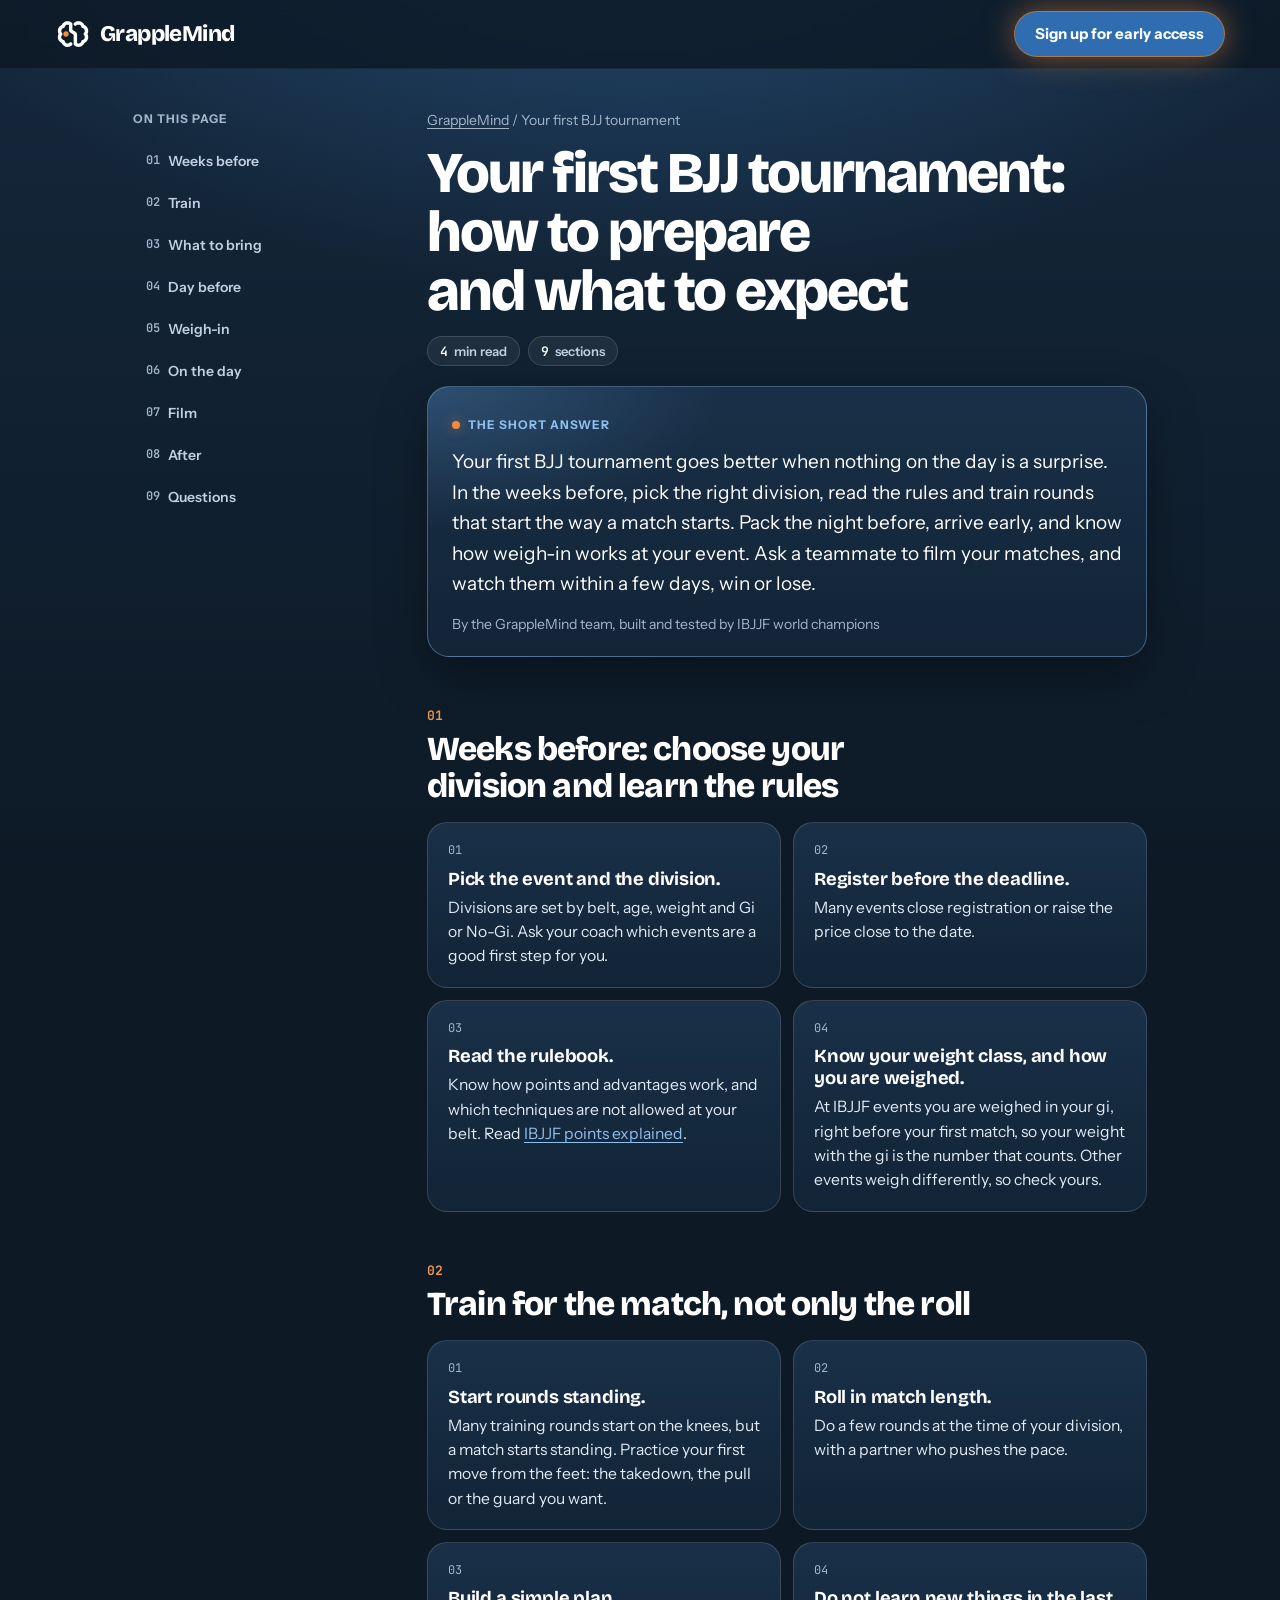
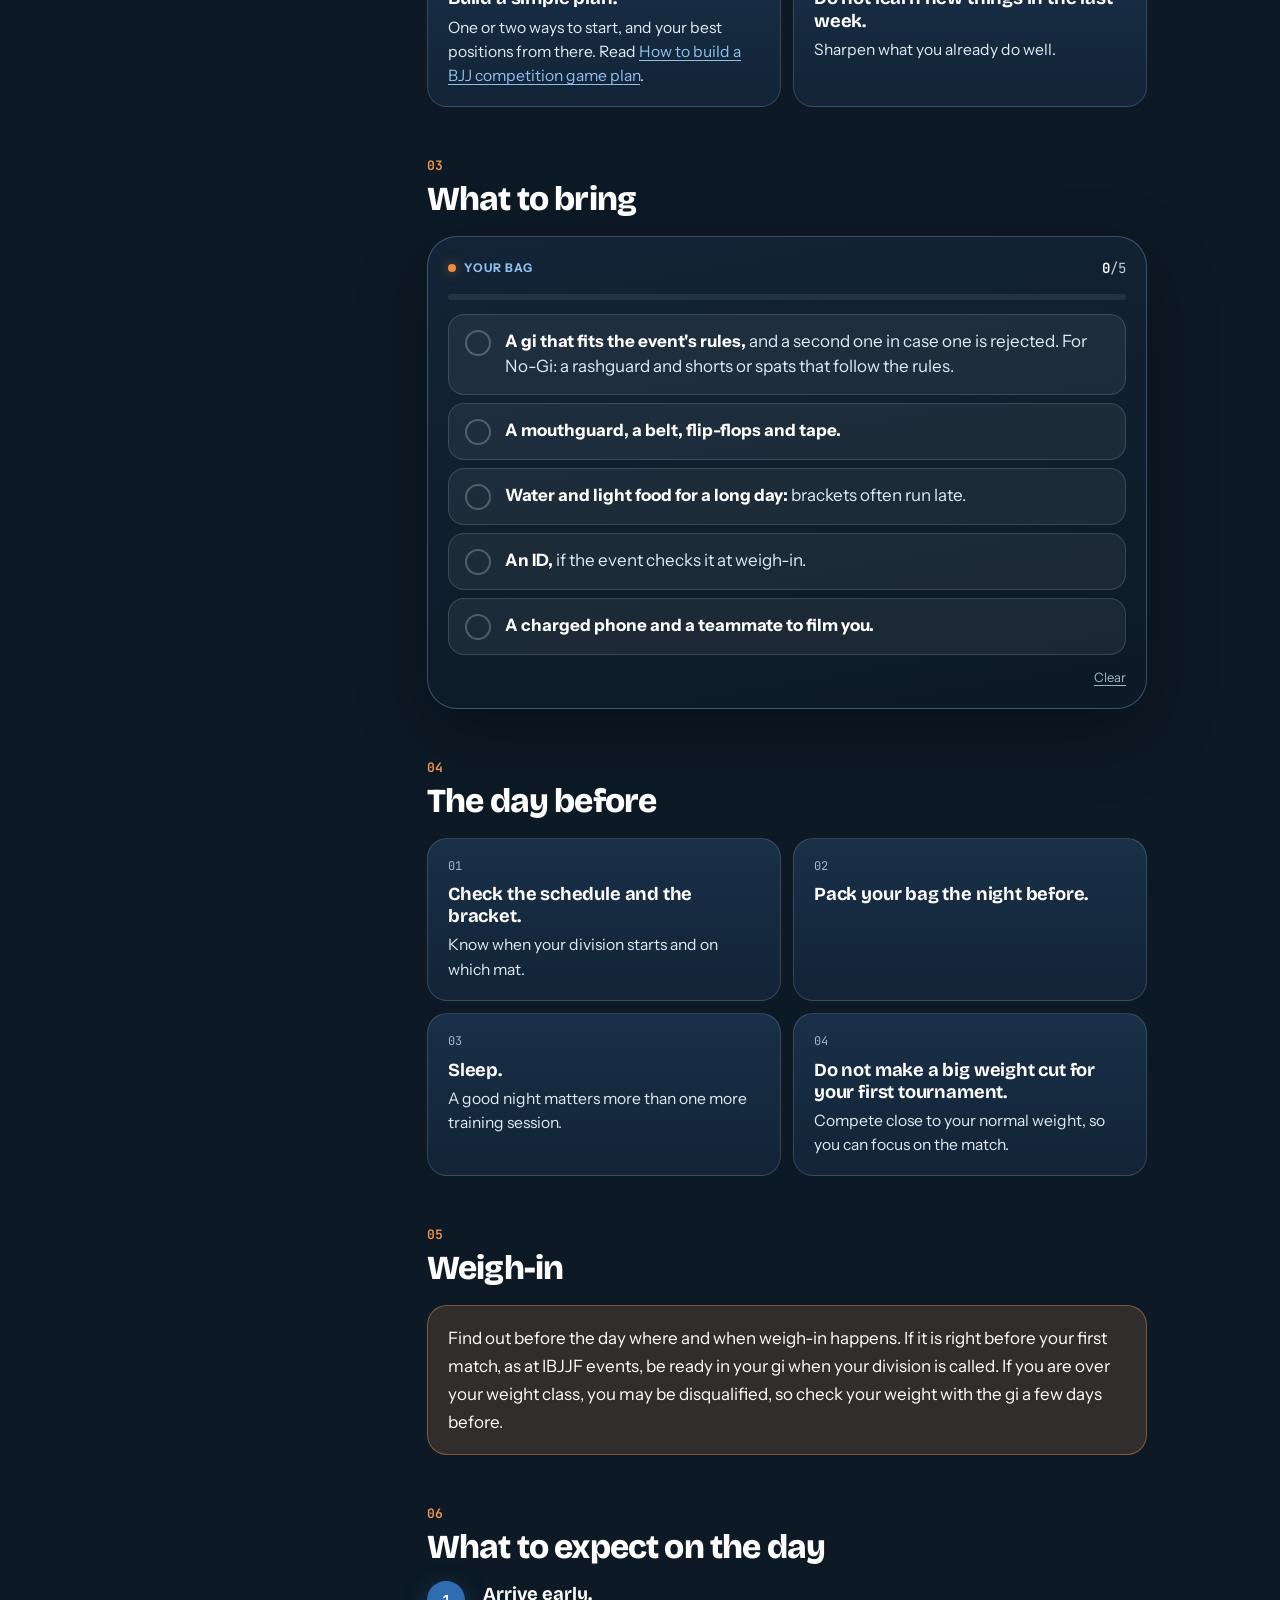
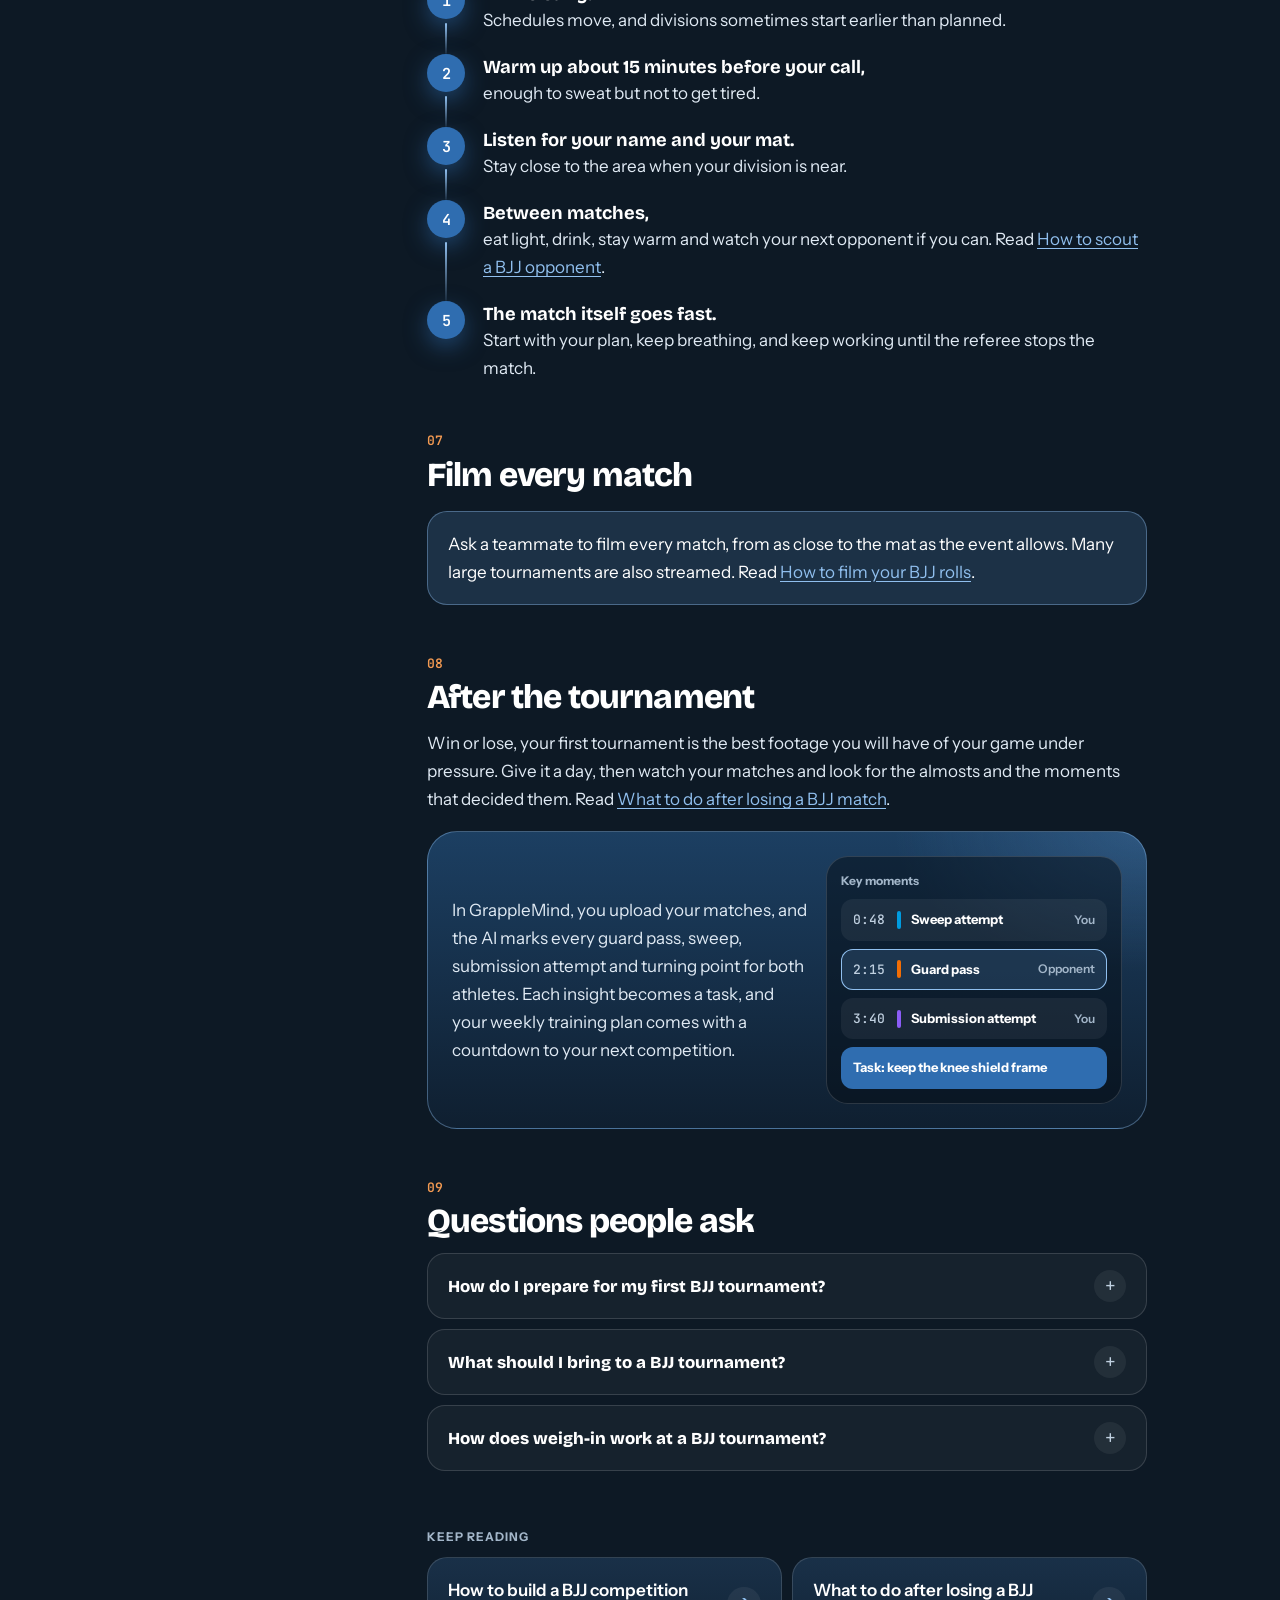
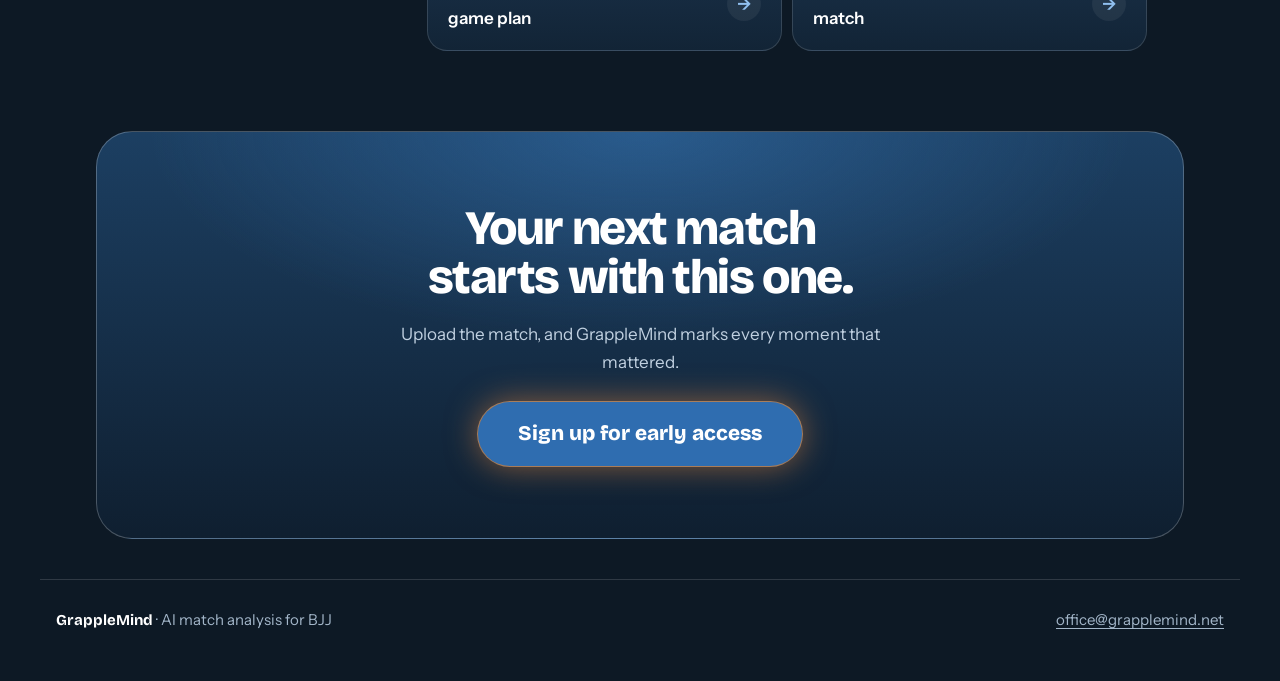
<file: first-bjj-tournament/index.html>
<!doctype html>
<html lang="en" class="no-js">
<head>
<!-- Google tag (Google Analytics) -->
<script async src="https://www.googletagmanager.com/gtm.js?id=GTM-PMDFW2C8"></script>
<script>
  window.dataLayer = window.dataLayer || [];
  function gtag(){dataLayer.push(arguments);}
  gtag('js', new Date());
</script>
<meta charset="utf-8">
<script>document.documentElement.className = "js";</script>
<meta name="viewport" content="width=device-width, initial-scale=1, viewport-fit=cover">
<title>Your First BJJ Tournament: How to Prepare and What to Expect | GrappleMind</title>
<meta name="description" content="First BJJ competition coming up? What to do in the weeks before, what to bring, how weigh-in works, what to expect on the day, and what to do with the footage after.">
<meta name="theme-color" content="#0d1925">
<link rel="canonical" href="https://grapplemind.net/first-bjj-tournament/">
<meta property="og:type" content="article">
<meta property="og:site_name" content="GrappleMind">
<meta property="og:url" content="https://grapplemind.net/first-bjj-tournament/">
<meta property="og:title" content="Your first BJJ tournament: how to prepare and what to expect">
<meta property="og:description" content="First BJJ competition coming up? What to do in the weeks before, what to bring, how weigh-in works, what to expect on the day, and what to do with the footage after.">
<meta property="og:image" content="https://grapplemind.net/og-image.png">
<meta name="twitter:card" content="summary_large_image">
<link rel="icon" type="image/png" sizes="512x512" href="/icon-512.png">
<link rel="apple-touch-icon" href="/icon-512.png">
<link rel="preconnect" href="https://fonts.googleapis.com">
<link rel="preconnect" href="https://fonts.gstatic.com" crossorigin>
<link rel="stylesheet" href="https://fonts.googleapis.com/css2?family=Bricolage+Grotesque:opsz,wght@12..96,600..800&family=Instrument+Sans:wght@400;500;600;700&family=JetBrains+Mono:wght@500;600&display=swap">
<link rel="stylesheet" href="/assets/guide.css">
<script src="/assets/guide.js" defer></script>
<script type="application/ld+json">
{
  "@context": "https://schema.org",
  "@graph": [
    {
      "@type": "Article",
      "headline": "Your first BJJ tournament: how to prepare and what to expect",
      "description": "First BJJ competition coming up? What to do in the weeks before, what to bring, how weigh-in works, what to expect on the day, and what to do with the footage after.",
      "url": "https://grapplemind.net/first-bjj-tournament/",
      "inLanguage": "en",
      "image": "https://grapplemind.net/og-image.png",
      "dateModified": "2026-11-27",
      "author": {
        "@id": "https://grapplemind.net/#org"
      },
      "publisher": {
        "@id": "https://grapplemind.net/#org"
      }
    },
    {
      "@type": "BreadcrumbList",
      "itemListElement": [
        {
          "@type": "ListItem",
          "position": 1,
          "name": "GrappleMind",
          "item": "https://grapplemind.net/"
        },
        {
          "@type": "ListItem",
          "position": 2,
          "name": "Your first BJJ tournament",
          "item": "https://grapplemind.net/first-bjj-tournament/"
        }
      ]
    },
    {
      "@type": "FAQPage",
      "mainEntity": [
        {
          "@type": "Question",
          "name": "How do I prepare for my first BJJ tournament?",
          "acceptedAnswer": {
            "@type": "Answer",
            "text": "Pick your division with your coach, read the rules, and train rounds that start standing and last as long as your matches. Build a simple plan from your best positions, and do not learn new techniques in the last week."
          }
        },
        {
          "@type": "Question",
          "name": "What should I bring to a BJJ tournament?",
          "acceptedAnswer": {
            "@type": "Answer",
            "text": "A gi that fits the rules and a spare, or No-Gi clothes that follow the rules, a mouthguard, a belt, flip-flops, tape, water, light food, an ID, and a charged phone for filming."
          }
        },
        {
          "@type": "Question",
          "name": "How does weigh-in work at a BJJ tournament?",
          "acceptedAnswer": {
            "@type": "Answer",
            "text": "It depends on the event. At IBJJF events you are weighed in your gi right before your first match. Check your event's rules, and check your weight with the gi a few days before."
          }
        }
      ]
    }
  ]
}
</script>
</head>
<body>
<div class="progress" aria-hidden="true"><i></i></div>
<header class="top"><div class="wrap top__row">
<a class="brand" href="/" aria-label="GrappleMind home"><svg width="34" height="34" viewBox="0 0 100 100" fill="none" aria-hidden="true"><path d="M32.7 12.2 L36.7 12.4 L41.1 13.6 L44.1 15.1 L45.6 16.1 L47.3 17.7 L47.8 18.5 L48.2 19.9 L48.2 37.9 L49.6 38.9 L53.7 41.0 L57.4 43.2 L60.2 46.0 L60.8 46.9 L61.7 49.0 L62.0 50.3 L62.0 76.7 L63.0 77.2 L65.0 77.7 L67.3 77.7 L69.4 77.1 L70.7 76.4 L73.1 74.1 L73.7 73.2 L74.1 72.4 L74.6 70.7 L75.3 69.4 L76.5 68.2 L79.8 67.0 L80.9 66.3 L82.9 64.4 L83.8 63.0 L84.5 60.8 L84.5 59.8 L84.6 59.6 L84.5 57.6 L84.2 56.4 L83.5 54.7 L82.3 53.3 L81.4 51.6 L81.2 49.1 L81.8 47.5 L83.2 45.9 L83.9 44.5 L84.6 41.6 L84.5 39.3 L84.1 37.9 L83.5 36.7 L82.1 34.9 L80.2 33.4 L79.0 32.8 L77.4 32.4 L76.4 31.8 L75.2 30.6 L74.6 29.4 L74.1 27.8 L73.1 26.0 L71.8 24.5 L69.4 23.1 L67.0 22.5 L64.1 22.6 L61.5 23.6 L59.6 25.1 L58.7 25.6 L57.6 25.9 L55.6 25.7 L53.8 24.8 L52.7 23.5 L51.9 21.7 L51.9 19.9 L52.4 18.5 L52.8 17.7 L54.6 16.1 L56.8 14.6 L59.0 13.6 L62.6 12.5 L64.7 12.4 L64.8 12.2 L67.5 12.2 L67.6 12.4 L70.3 12.7 L73.1 13.6 L75.0 14.5 L78.3 16.7 L80.2 18.6 L81.4 20.1 L82.3 21.4 L83.2 23.3 L83.6 23.8 L86.0 25.0 L88.3 26.8 L90.3 28.7 L92.3 31.6 L93.2 33.4 L94.1 35.9 L94.7 39.0 L94.7 43.0 L94.6 43.2 L94.3 45.6 L93.7 47.5 L92.5 50.0 L94.0 53.6 L94.7 57.1 L94.7 61.1 L94.1 64.2 L93.2 66.7 L92.3 68.5 L90.3 71.5 L88.3 73.4 L87.0 74.4 L84.9 75.8 L83.6 76.4 L83.2 76.8 L82.0 79.2 L80.2 81.5 L78.6 83.2 L75.8 85.2 L73.4 86.4 L70.3 87.5 L67.6 87.8 L67.5 87.9 L63.5 87.8 L60.8 87.2 L58.3 86.3 L56.8 85.5 L54.0 83.6 L53.0 82.6 L52.4 81.7 L51.9 80.4 L51.9 51.9 L49.9 50.4 L46.2 48.7 L42.7 46.6 L40.2 44.2 L39.5 43.2 L38.7 41.7 L38.2 39.5 L38.2 23.5 L36.1 22.6 L35.3 22.6 L35.2 22.5 L32.2 22.6 L30.8 23.1 L29.0 24.1 L28.2 24.7 L26.5 26.9 L25.0 30.6 L23.3 32.1 L21.1 32.8 L19.1 34.0 L18.0 34.9 L16.8 36.4 L15.8 38.7 L15.5 41.6 L16.2 44.5 L17.0 45.9 L18.3 47.5 L18.8 48.5 L18.9 51.0 L18.2 52.8 L17.0 54.3 L15.9 56.4 L15.5 58.6 L15.6 60.8 L16.1 62.3 L16.8 63.8 L18.5 65.7 L20.4 67.0 L23.6 68.2 L24.8 69.4 L25.6 70.7 L26.0 72.4 L26.5 73.2 L27.0 74.1 L29.4 76.4 L30.8 77.1 L32.8 77.7 L35.2 77.7 L37.9 76.9 L40.2 75.2 L41.4 74.6 L42.7 74.3 L44.5 74.4 L46.3 75.3 L47.8 77.1 L48.2 78.4 L48.2 80.2 L47.8 81.7 L47.2 82.6 L46.2 83.6 L44.1 85.1 L42.2 86.1 L39.3 87.2 L36.7 87.8 L35.5 87.8 L35.3 87.9 L32.7 87.9 L28.8 87.2 L26.8 86.4 L24.4 85.2 L21.6 83.2 L18.8 80.1 L17.4 78.0 L17.0 76.8 L16.5 76.4 L14.2 75.2 L11.8 73.4 L9.3 70.7 L7.8 68.5 L6.9 66.7 L6.0 64.2 L5.4 61.1 L5.4 57.1 L5.6 57.0 L5.9 54.6 L6.8 51.9 L7.7 50.3 L6.2 46.6 L5.4 43.0 L5.6 37.9 L6.0 35.9 L6.9 33.4 L8.2 30.9 L9.9 28.7 L11.9 26.6 L13.3 25.6 L14.6 24.7 L16.5 23.8 L17.0 23.3 L17.9 21.4 L18.8 20.1 L19.9 18.6 L21.9 16.7 L24.1 15.1 L27.0 13.6 L29.9 12.7 L32.5 12.4Z" fill="currentColor"/><circle cx="29.38" cy="50.08" r="7.88" fill="var(--mark)"/></svg><span class="brand__name">GrappleMind</span></a>
<a class="join" href="/#join">Sign up<span class="long">&nbsp;for early access</span></a>
</div></header>
<main class="guide">
<nav class="toc" aria-label="On this page"><p class="toc__title">On this page</p><ol>
<li><a href="#weeks-before"><span>01</span>Weeks before</a></li>
<li><a href="#train"><span>02</span>Train</a></li>
<li><a href="#what-to-bring"><span>03</span>What to bring</a></li>
<li><a href="#day-before"><span>04</span>Day before</a></li>
<li><a href="#weigh-in"><span>05</span>Weigh-in</a></li>
<li><a href="#on-the-day"><span>06</span>On the day</a></li>
<li><a href="#film"><span>07</span>Film</a></li>
<li><a href="#after"><span>08</span>After</a></li>
<li><a href="#questions"><span>09</span>Questions</a></li>
</ol></nav>
<article>
<p class="crumbs"><a href="/">GrappleMind</a> / Your first BJJ tournament</p>
<h1>Your first BJJ tournament: how to prepare and what to expect</h1>
<div class="meta"><span class="pill"><b>4</b> min read</span><span class="pill"><b>9</b> sections</span></div>
<div class="answer">
<span class="label">The short answer</span>
<p class="lead">Your first BJJ tournament goes better when nothing on the day is a surprise. In the weeks before, pick the right division, read the rules and train rounds that start the way a match starts. Pack the night before, arrive early, and know how weigh-in works at your event. Ask a teammate to film your matches, and watch them within a few days, win or lose.</p>
<p class="byline">By the GrappleMind team, built and tested by IBJJF world champions</p>
</div>

<section class="sec" id="weeks-before" data-short="Weeks before">
<h2>Weeks before: choose your division and learn the rules</h2>
<ul class="cards">
<li class="rv"><strong>Pick the event and the division.</strong> Divisions are set by belt, age, weight and Gi or No-Gi. Ask your coach which events are a good first step for you.</li>
<li class="rv"><strong>Register before the deadline.</strong> Many events close registration or raise the price close to the date.</li>
<li class="rv"><strong>Read the rulebook.</strong> Know how points and advantages work, and which techniques are not allowed at your belt. Read <a href="/ibjjf-points-explained/">IBJJF points explained</a>.</li>
<li class="rv"><strong>Know your weight class, and how you are weighed.</strong> At IBJJF events you are weighed in your gi, right before your first match, so your weight with the gi is the number that counts. Other events weigh differently, so check yours.</li>
</ul>
</section>

<section class="sec" id="train" data-short="Train">
<h2>Train for the match, not only the roll</h2>
<ul class="cards">
<li class="rv"><strong>Start rounds standing.</strong> Many training rounds start on the knees, but a match starts standing. Practice your first move from the feet: the takedown, the pull or the guard you want.</li>
<li class="rv"><strong>Roll in match length.</strong> Do a few rounds at the time of your division, with a partner who pushes the pace.</li>
<li class="rv"><strong>Build a simple plan.</strong> One or two ways to start, and your best positions from there. Read <a href="/bjj-competition-game-plan/">How to build a BJJ competition game plan</a>.</li>
<li class="rv"><strong>Do not learn new things in the last week.</strong> Sharpen what you already do well.</li>
</ul>
</section>

<section class="sec" id="what-to-bring" data-short="What to bring">
<h2>What to bring</h2>
<div class="tool rv" data-check="bag">
<div class="tool__head"><span class="label">Your bag</span><span class="count"><b>0</b>/5</span></div>
<div class="meter" aria-hidden="true"><i></i></div>
<ul class="check">
<li><label class="tick"><input type="checkbox"><span class="box"><svg width="14" height="14" viewBox="0 0 20 20" aria-hidden="true"><path d="M4 10.5 8 14.5 16 6" fill="none" stroke="currentColor" stroke-width="2.6" stroke-linecap="round" stroke-linejoin="round"/></svg></span><span><strong>A gi that fits the event&#x27;s rules,</strong> and a second one in case one is rejected. For No-Gi: a rashguard and shorts or spats that follow the rules.</span></label></li>
<li><label class="tick"><input type="checkbox"><span class="box"><svg width="14" height="14" viewBox="0 0 20 20" aria-hidden="true"><path d="M4 10.5 8 14.5 16 6" fill="none" stroke="currentColor" stroke-width="2.6" stroke-linecap="round" stroke-linejoin="round"/></svg></span><span><strong>A mouthguard, a belt, flip-flops and tape.</strong></span></label></li>
<li><label class="tick"><input type="checkbox"><span class="box"><svg width="14" height="14" viewBox="0 0 20 20" aria-hidden="true"><path d="M4 10.5 8 14.5 16 6" fill="none" stroke="currentColor" stroke-width="2.6" stroke-linecap="round" stroke-linejoin="round"/></svg></span><span><strong>Water and light food for a long day:</strong> brackets often run late.</span></label></li>
<li><label class="tick"><input type="checkbox"><span class="box"><svg width="14" height="14" viewBox="0 0 20 20" aria-hidden="true"><path d="M4 10.5 8 14.5 16 6" fill="none" stroke="currentColor" stroke-width="2.6" stroke-linecap="round" stroke-linejoin="round"/></svg></span><span><strong>An ID,</strong> if the event checks it at weigh-in.</span></label></li>
<li><label class="tick"><input type="checkbox"><span class="box"><svg width="14" height="14" viewBox="0 0 20 20" aria-hidden="true"><path d="M4 10.5 8 14.5 16 6" fill="none" stroke="currentColor" stroke-width="2.6" stroke-linecap="round" stroke-linejoin="round"/></svg></span><span><strong>A charged phone and a teammate to film you.</strong></span></label></li>
</ul>
<div class="tool__head" style="margin:12px 0 0;justify-content:flex-end"><button class="reset" type="button">Clear</button></div>
</div>
</section>

<section class="sec" id="day-before" data-short="Day before">
<h2>The day before</h2>
<ul class="cards">
<li class="rv"><strong>Check the schedule and the bracket.</strong> Know when your division starts and on which mat.</li>
<li class="rv"><strong>Pack your bag the night before.</strong></li>
<li class="rv"><strong>Sleep.</strong> A good night matters more than one more training session.</li>
<li class="rv"><strong>Do not make a big weight cut for your first tournament.</strong> Compete close to your normal weight, so you can focus on the match.</li>
</ul>
</section>

<section class="sec" id="weigh-in" data-short="Weigh-in">
<h2>Weigh-in</h2>
<div class="note rv"><p>Find out before the day where and when weigh-in happens. If it is right before your first match, as at IBJJF events, be ready in your gi when your division is called. If you are over your weight class, you may be disqualified, so check your weight with the gi a few days before.</p></div>
</section>

<section class="sec" id="on-the-day" data-short="On the day">
<h2>What to expect on the day</h2>
<ol class="steps">
<li class="rv"><strong>Arrive early.</strong> Schedules move, and divisions sometimes start earlier than planned.</li>
<li class="rv"><strong>Warm up about 15 minutes before your call,</strong> enough to sweat but not to get tired.</li>
<li class="rv"><strong>Listen for your name and your mat.</strong> Stay close to the area when your division is near.</li>
<li class="rv"><strong>Between matches,</strong> eat light, drink, stay warm and watch your next opponent if you can. Read <a href="/scout-bjj-opponents/">How to scout a BJJ opponent</a>.</li>
<li class="rv"><strong>The match itself goes fast.</strong> Start with your plan, keep breathing, and keep working until the referee stops the match.</li>
</ol>
</section>

<section class="sec" id="film" data-short="Film">
<h2>Film every match</h2>
<div class="note note--calm rv"><p>Ask a teammate to film every match, from as close to the mat as the event allows. Many large tournaments are also streamed. Read <a href="/how-to-film-bjj-rolls/">How to film your BJJ rolls</a>.</p></div>
</section>

<section class="sec" id="after" data-short="After">
<h2>After the tournament</h2>
<p>Win or lose, your first tournament is the best footage you will have of your game under pressure. Give it a day, then watch your matches and look for the almosts and the moments that decided them. Read <a href="/learn-from-a-bjj-loss/">What to do after losing a BJJ match</a>.</p>
<div class="app rv">
<p>In GrappleMind, you upload your matches, and the AI marks every guard pass, sweep, submission attempt and turning point for both athletes. Each insight becomes a task, and your weekly training plan comes with a countdown to your next competition.</p>
<div class="app__screen" aria-hidden="true">
<span class="app__title">Key moments</span>
<div class="mo"><time>0:48</time><i style="--c:var(--ev-sweepatt)"></i>Sweep attempt<span>You</span></div>
<div class="mo is-on"><time>2:15</time><i style="--c:var(--ev-guardpass)"></i>Guard pass<span>Opponent</span></div>
<div class="mo"><time>3:40</time><i style="--c:var(--ev-subatt)"></i>Submission attempt<span>You</span></div>
<div class="task">Task: keep the knee shield frame</div>
</div>
</div>
</section>

<section class="sec" id="questions" data-short="Questions">
<h2>Questions people ask</h2>
<div class="faq">
<details><summary><h3>How do I prepare for my first BJJ tournament?</h3></summary><p>Pick your division with your coach, read the rules, and train rounds that start standing and last as long as your matches. Build a simple plan from your best positions, and do not learn new techniques in the last week.</p></details>
<details><summary><h3>What should I bring to a BJJ tournament?</h3></summary><p>A gi that fits the rules and a spare, or No-Gi clothes that follow the rules, a mouthguard, a belt, flip-flops, tape, water, light food, an ID, and a charged phone for filming.</p></details>
<details><summary><h3>How does weigh-in work at a BJJ tournament?</h3></summary><p>It depends on the event. At IBJJF events you are weighed in your gi right before your first match. Check your event's rules, and check your weight with the gi a few days before.</p></details>
</div>
</section>

<nav class="related" aria-label="Keep reading"><span class="related__label">Keep reading</span>
<a href="/bjj-competition-game-plan/">How to build a BJJ competition game plan</a>
<a href="/learn-from-a-bjj-loss/">What to do after losing a BJJ match</a>
</nav>
</article>
</main>
<section class="final"><div class="final__panel">
<h2>Your next match starts with this one.</h2>
<p>Upload the match, and GrappleMind marks every moment that mattered.</p>
<a class="join join--big" href="/#join">Sign up for early access</a>
</div></section>
<footer class="foot"><span><b>GrappleMind</b> &middot; AI match analysis for BJJ</span><a href="mailto:office@grapplemind.net">office@grapplemind.net</a></footer>
</body>
</html>
</file>
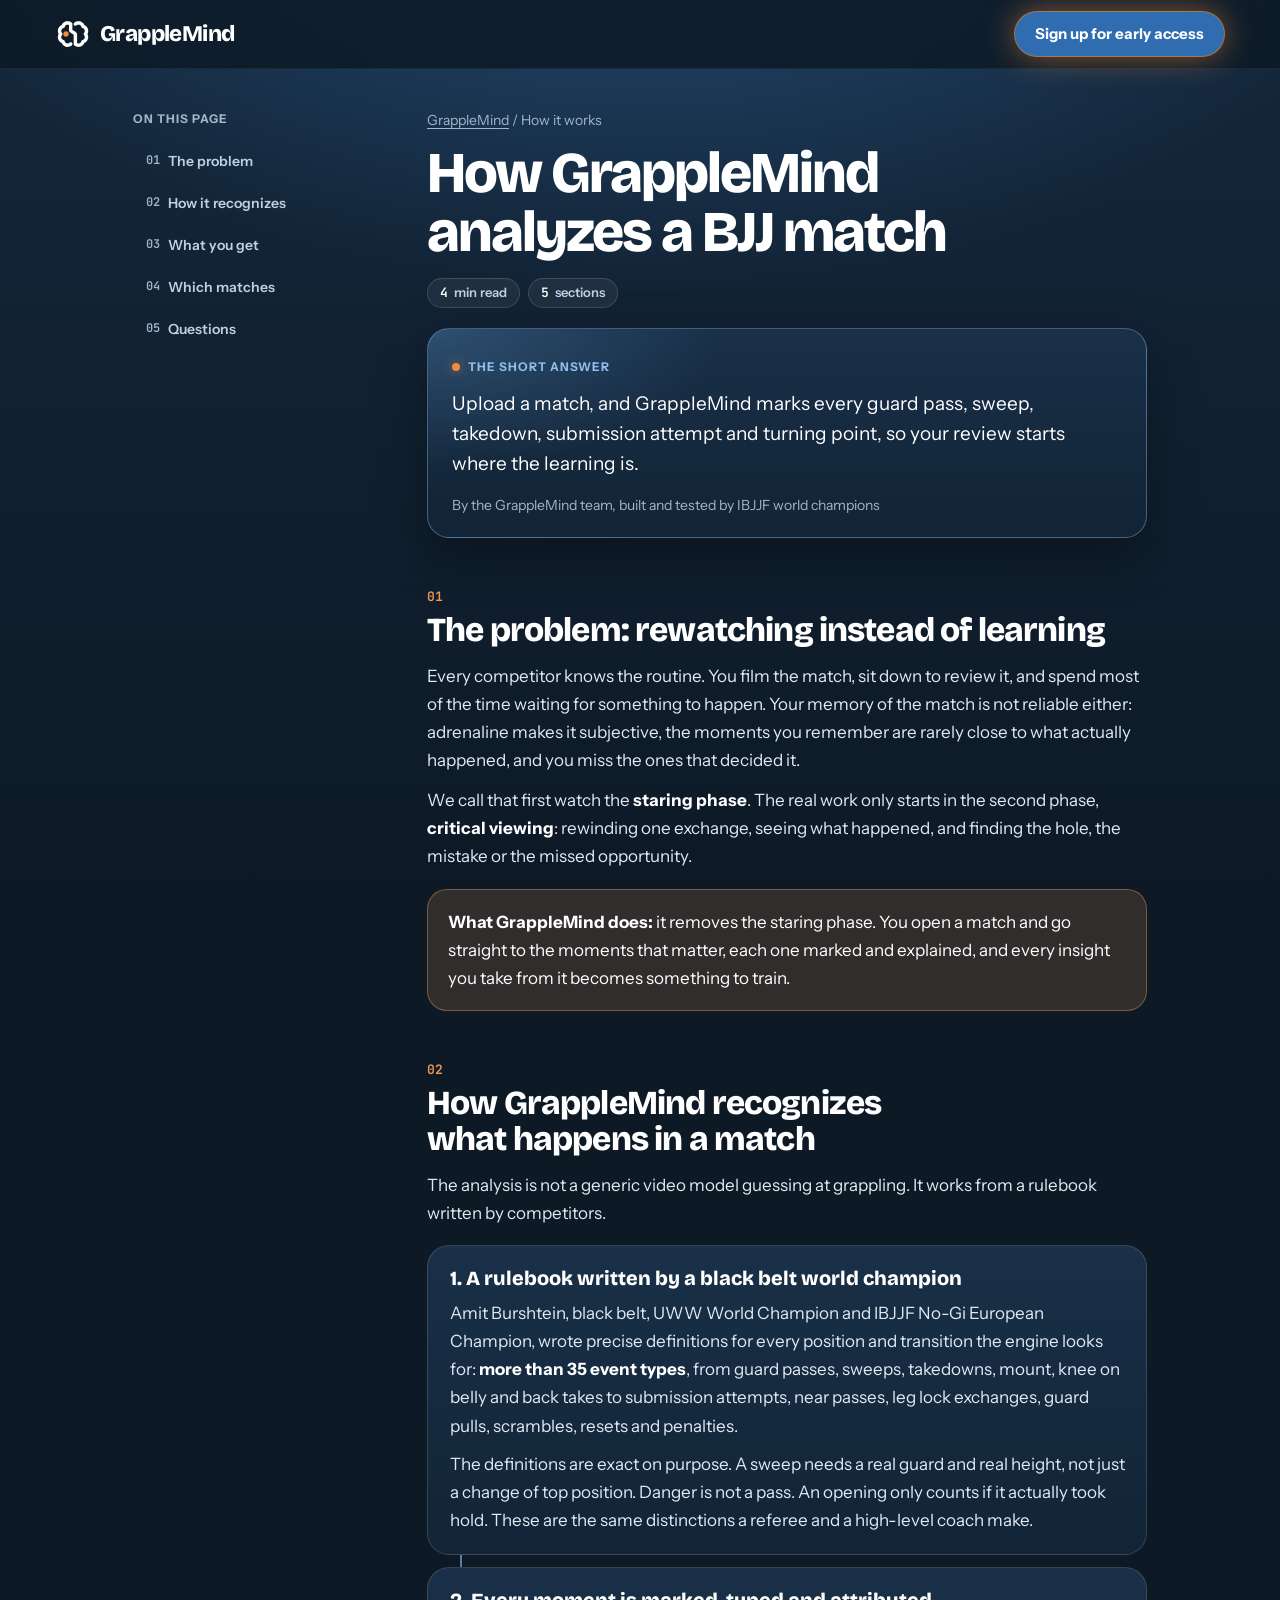
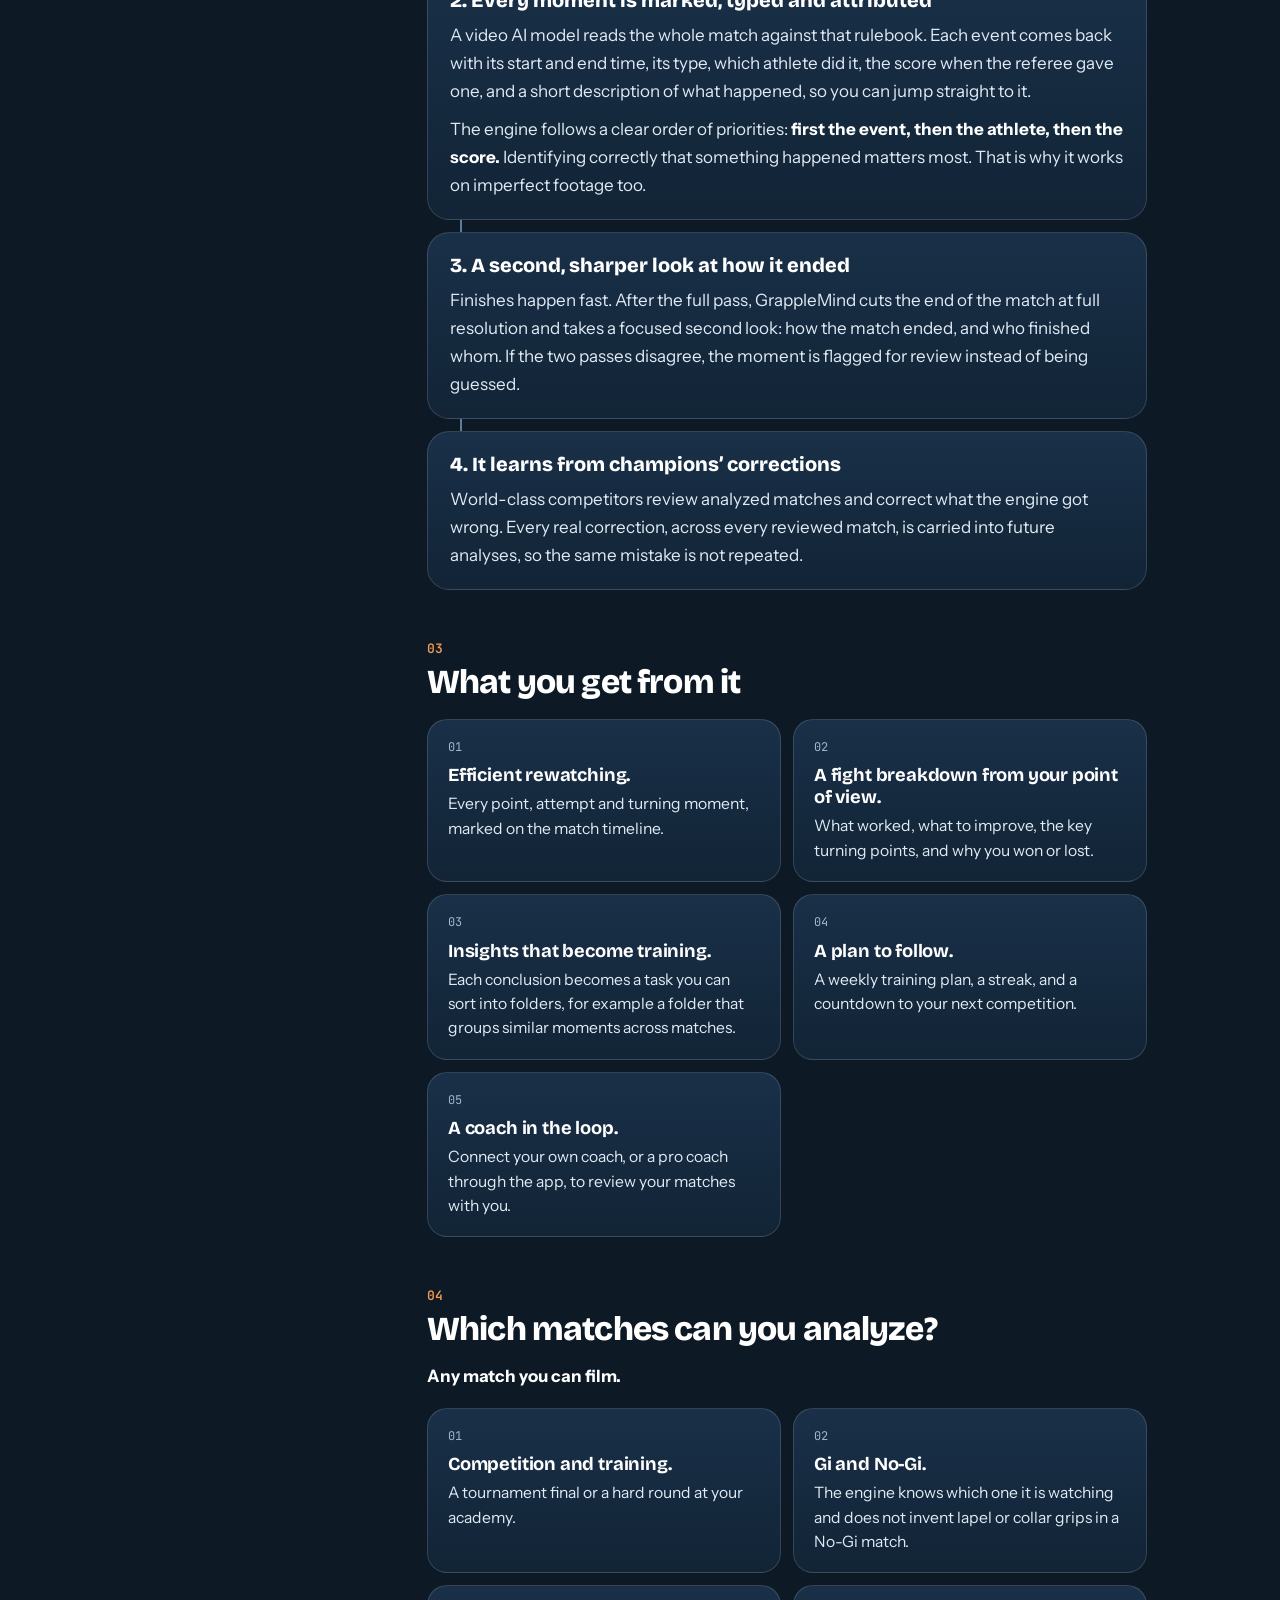
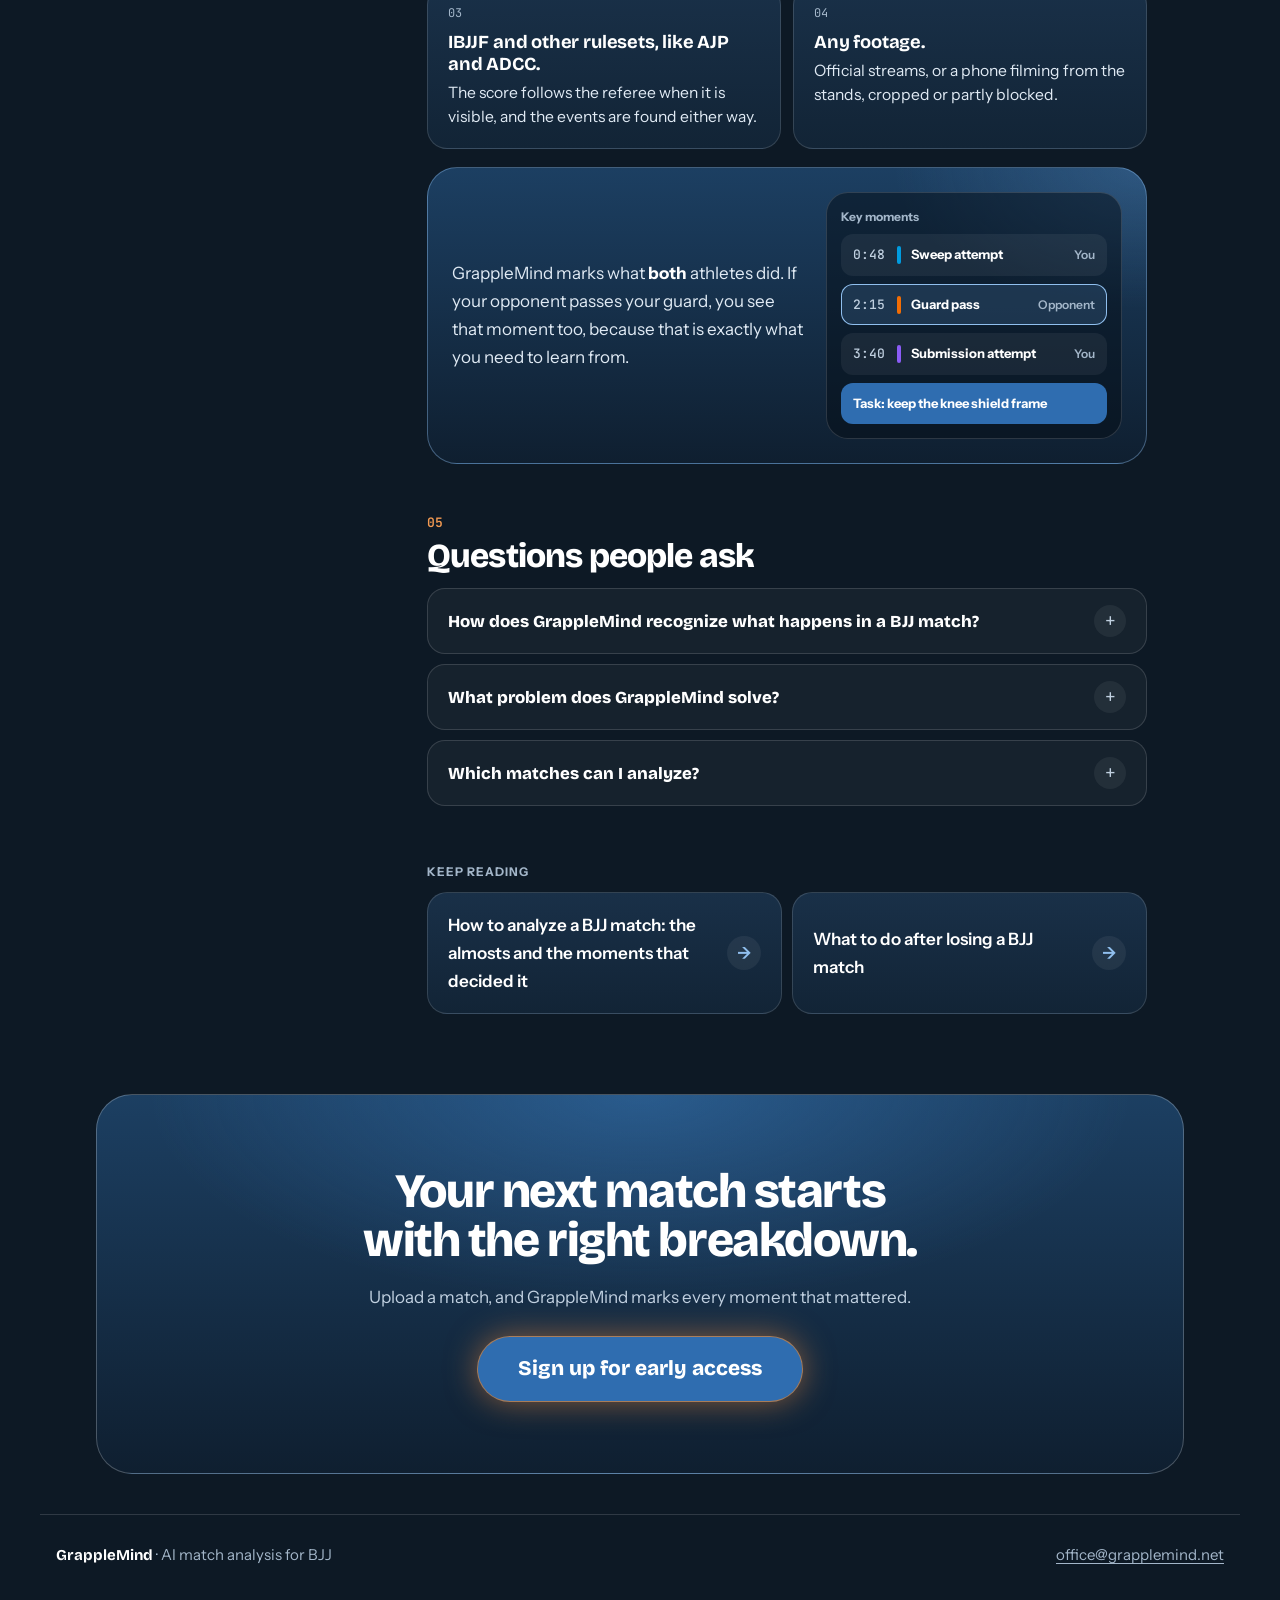
<file: how-it-works/index.html>
<!doctype html>
<html lang="en" class="no-js">
<head>
<!-- Google tag (Google Analytics) -->
<script async src="https://www.googletagmanager.com/gtm.js?id=GTM-PMDFW2C8"></script>
<script>
  window.dataLayer = window.dataLayer || [];
  function gtag(){dataLayer.push(arguments);}
  gtag('js', new Date());
</script>
<meta charset="utf-8">
<script>document.documentElement.className = "js";</script>
<meta name="viewport" content="width=device-width, initial-scale=1, viewport-fit=cover">
<title>How AI BJJ Match Analysis Works | GrappleMind</title>
<meta name="description" content="How GrappleMind analyzes BJJ matches: a rulebook of 35+ event types written by a black belt world champion, timestamped events, a second look at the finish, and learning from expert corrections.">
<meta name="theme-color" content="#0d1925">
<link rel="canonical" href="https://grapplemind.net/how-it-works/">
<meta property="og:type" content="article">
<meta property="og:site_name" content="GrappleMind">
<meta property="og:url" content="https://grapplemind.net/how-it-works/">
<meta property="og:title" content="How GrappleMind analyzes a BJJ match">
<meta property="og:description" content="How GrappleMind analyzes BJJ matches: a rulebook of 35+ event types written by a black belt world champion, timestamped events, a second look at the finish, and learning from expert corrections.">
<meta property="og:image" content="https://grapplemind.net/og-image.png">
<meta name="twitter:card" content="summary_large_image">
<link rel="icon" type="image/png" sizes="512x512" href="/icon-512.png">
<link rel="apple-touch-icon" href="/icon-512.png">
<link rel="preconnect" href="https://fonts.googleapis.com">
<link rel="preconnect" href="https://fonts.gstatic.com" crossorigin>
<link rel="stylesheet" href="https://fonts.googleapis.com/css2?family=Bricolage+Grotesque:opsz,wght@12..96,600..800&family=Instrument+Sans:wght@400;500;600;700&family=JetBrains+Mono:wght@500;600&display=swap">
<link rel="stylesheet" href="/assets/guide.css">
<script src="/assets/guide.js" defer></script>
<script type="application/ld+json">
{
  "@context": "https://schema.org",
  "@graph": [
    {
      "@type": "Article",
      "headline": "How GrappleMind analyzes a BJJ match",
      "description": "How GrappleMind analyzes BJJ matches: a rulebook of 35+ event types written by a black belt world champion, timestamped events, a second look at the finish, and learning from expert corrections.",
      "url": "https://grapplemind.net/how-it-works/",
      "inLanguage": "en",
      "image": "https://grapplemind.net/og-image.png",
      "dateModified": "2026-10-30",
      "author": {
        "@id": "https://grapplemind.net/#org"
      },
      "publisher": {
        "@id": "https://grapplemind.net/#org"
      }
    },
    {
      "@type": "BreadcrumbList",
      "itemListElement": [
        {
          "@type": "ListItem",
          "position": 1,
          "name": "GrappleMind",
          "item": "https://grapplemind.net/"
        },
        {
          "@type": "ListItem",
          "position": 2,
          "name": "How it works",
          "item": "https://grapplemind.net/how-it-works/"
        }
      ]
    },
    {
      "@type": "FAQPage",
      "mainEntity": [
        {
          "@type": "Question",
          "name": "How does GrappleMind recognize what happens in a BJJ match?",
          "acceptedAnswer": {
            "@type": "Answer",
            "text": "A video AI model watches the whole match against a detailed rulebook of more than 35 event types written by black belt world champion Amit Burshtein. Every event is timestamped, typed and attributed to an athlete, a second high-resolution pass checks how the match ended, and every correction made by expert reviewers is fed back into future analyses."
          }
        },
        {
          "@type": "Question",
          "name": "What problem does GrappleMind solve?",
          "acceptedAnswer": {
            "@type": "Answer",
            "text": "Rewatching a full match to find the few moments that matter takes time, and memory of a match is unreliable. GrappleMind finds those moments for you, so your review starts with the critical exchanges and ends with clear things to train."
          }
        },
        {
          "@type": "Question",
          "name": "Which matches can I analyze?",
          "acceptedAnswer": {
            "@type": "Answer",
            "text": "Any BJJ match: competition and training rolls, Gi and No-Gi, IBJJF and other rulesets like AJP and ADCC, from an official stream or a phone filming from the stands."
          }
        }
      ]
    }
  ]
}
</script>
</head>
<body>
<div class="progress" aria-hidden="true"><i></i></div>
<header class="top"><div class="wrap top__row">
<a class="brand" href="/" aria-label="GrappleMind home"><svg width="34" height="34" viewBox="0 0 100 100" fill="none" aria-hidden="true"><path d="M32.7 12.2 L36.7 12.4 L41.1 13.6 L44.1 15.1 L45.6 16.1 L47.3 17.7 L47.8 18.5 L48.2 19.9 L48.2 37.9 L49.6 38.9 L53.7 41.0 L57.4 43.2 L60.2 46.0 L60.8 46.9 L61.7 49.0 L62.0 50.3 L62.0 76.7 L63.0 77.2 L65.0 77.7 L67.3 77.7 L69.4 77.1 L70.7 76.4 L73.1 74.1 L73.7 73.2 L74.1 72.4 L74.6 70.7 L75.3 69.4 L76.5 68.2 L79.8 67.0 L80.9 66.3 L82.9 64.4 L83.8 63.0 L84.5 60.8 L84.5 59.8 L84.6 59.6 L84.5 57.6 L84.2 56.4 L83.5 54.7 L82.3 53.3 L81.4 51.6 L81.2 49.1 L81.8 47.5 L83.2 45.9 L83.9 44.5 L84.6 41.6 L84.5 39.3 L84.1 37.9 L83.5 36.7 L82.1 34.9 L80.2 33.4 L79.0 32.8 L77.4 32.4 L76.4 31.8 L75.2 30.6 L74.6 29.4 L74.1 27.8 L73.1 26.0 L71.8 24.5 L69.4 23.1 L67.0 22.5 L64.1 22.6 L61.5 23.6 L59.6 25.1 L58.7 25.6 L57.6 25.9 L55.6 25.7 L53.8 24.8 L52.7 23.5 L51.9 21.7 L51.9 19.9 L52.4 18.5 L52.8 17.7 L54.6 16.1 L56.8 14.6 L59.0 13.6 L62.6 12.5 L64.7 12.4 L64.8 12.2 L67.5 12.2 L67.6 12.4 L70.3 12.7 L73.1 13.6 L75.0 14.5 L78.3 16.7 L80.2 18.6 L81.4 20.1 L82.3 21.4 L83.2 23.3 L83.6 23.8 L86.0 25.0 L88.3 26.8 L90.3 28.7 L92.3 31.6 L93.2 33.4 L94.1 35.9 L94.7 39.0 L94.7 43.0 L94.6 43.2 L94.3 45.6 L93.7 47.5 L92.5 50.0 L94.0 53.6 L94.7 57.1 L94.7 61.1 L94.1 64.2 L93.2 66.7 L92.3 68.5 L90.3 71.5 L88.3 73.4 L87.0 74.4 L84.9 75.8 L83.6 76.4 L83.2 76.8 L82.0 79.2 L80.2 81.5 L78.6 83.2 L75.8 85.2 L73.4 86.4 L70.3 87.5 L67.6 87.8 L67.5 87.9 L63.5 87.8 L60.8 87.2 L58.3 86.3 L56.8 85.5 L54.0 83.6 L53.0 82.6 L52.4 81.7 L51.9 80.4 L51.9 51.9 L49.9 50.4 L46.2 48.7 L42.7 46.6 L40.2 44.2 L39.5 43.2 L38.7 41.7 L38.2 39.5 L38.2 23.5 L36.1 22.6 L35.3 22.6 L35.2 22.5 L32.2 22.6 L30.8 23.1 L29.0 24.1 L28.2 24.7 L26.5 26.9 L25.0 30.6 L23.3 32.1 L21.1 32.8 L19.1 34.0 L18.0 34.9 L16.8 36.4 L15.8 38.7 L15.5 41.6 L16.2 44.5 L17.0 45.9 L18.3 47.5 L18.8 48.5 L18.9 51.0 L18.2 52.8 L17.0 54.3 L15.9 56.4 L15.5 58.6 L15.6 60.8 L16.1 62.3 L16.8 63.8 L18.5 65.7 L20.4 67.0 L23.6 68.2 L24.8 69.4 L25.6 70.7 L26.0 72.4 L26.5 73.2 L27.0 74.1 L29.4 76.4 L30.8 77.1 L32.8 77.7 L35.2 77.7 L37.9 76.9 L40.2 75.2 L41.4 74.6 L42.7 74.3 L44.5 74.4 L46.3 75.3 L47.8 77.1 L48.2 78.4 L48.2 80.2 L47.8 81.7 L47.2 82.6 L46.2 83.6 L44.1 85.1 L42.2 86.1 L39.3 87.2 L36.7 87.8 L35.5 87.8 L35.3 87.9 L32.7 87.9 L28.8 87.2 L26.8 86.4 L24.4 85.2 L21.6 83.2 L18.8 80.1 L17.4 78.0 L17.0 76.8 L16.5 76.4 L14.2 75.2 L11.8 73.4 L9.3 70.7 L7.8 68.5 L6.9 66.7 L6.0 64.2 L5.4 61.1 L5.4 57.1 L5.6 57.0 L5.9 54.6 L6.8 51.9 L7.7 50.3 L6.2 46.6 L5.4 43.0 L5.6 37.9 L6.0 35.9 L6.9 33.4 L8.2 30.9 L9.9 28.7 L11.9 26.6 L13.3 25.6 L14.6 24.7 L16.5 23.8 L17.0 23.3 L17.9 21.4 L18.8 20.1 L19.9 18.6 L21.9 16.7 L24.1 15.1 L27.0 13.6 L29.9 12.7 L32.5 12.4Z" fill="currentColor"/><circle cx="29.38" cy="50.08" r="7.88" fill="var(--mark)"/></svg><span class="brand__name">GrappleMind</span></a>
<a class="join" href="/#join">Sign up<span class="long">&nbsp;for early access</span></a>
</div></header>
<main class="guide">
<nav class="toc" aria-label="On this page"><p class="toc__title">On this page</p><ol>
<li><a href="#problem"><span>01</span>The problem</a></li>
<li><a href="#how"><span>02</span>How it recognizes</a></li>
<li><a href="#what-you-get"><span>03</span>What you get</a></li>
<li><a href="#which-matches"><span>04</span>Which matches</a></li>
<li><a href="#questions"><span>05</span>Questions</a></li>
</ol></nav>
<article>
<p class="crumbs"><a href="/">GrappleMind</a> / How it works</p>
<h1>How GrappleMind analyzes a BJJ match</h1>
<div class="meta"><span class="pill"><b>4</b> min read</span><span class="pill"><b>5</b> sections</span></div>
<div class="answer">
<span class="label">The short answer</span>
<p class="lead">Upload a match, and GrappleMind marks every guard pass, sweep, takedown, submission attempt and turning point, so your review starts where the learning is.</p>
<p class="byline">By the GrappleMind team, built and tested by IBJJF world champions</p>
</div>

<section class="sec" id="problem" data-short="The problem">
<h2>The problem: rewatching instead of learning</h2>
<p>Every competitor knows the routine. You film the match, sit down to review it, and spend most of the time waiting for something to happen. Your memory of the match is not reliable either: adrenaline makes it subjective, the moments you remember are rarely close to what actually happened, and you miss the ones that decided it.</p>
<p>We call that first watch the <strong>staring phase</strong>. The real work only starts in the second phase, <strong>critical viewing</strong>: rewinding one exchange, seeing what happened, and finding the hole, the mistake or the missed opportunity.</p>
<div class="note rv"><p><strong>What GrappleMind does:</strong> it removes the staring phase. You open a match and go straight to the moments that matter, each one marked and explained, and every insight you take from it becomes something to train.</p></div>
</section>

<section class="sec" id="how" data-short="How it recognizes">
<h2>How GrappleMind recognizes what happens in a match</h2>
<p>The analysis is not a generic video model guessing at grappling. It works from a rulebook written by competitors.</p>
<div class="stages">
<div class="stage rv"><h3>1. A rulebook written by a black belt world champion</h3><p>Amit Burshtein, black belt, UWW World Champion and IBJJF No-Gi European Champion, wrote precise definitions for every position and transition the engine looks for: <strong>more than 35 event types</strong>, from guard passes, sweeps, takedowns, mount, knee on belly and back takes to submission attempts, near passes, leg lock exchanges, guard pulls, scrambles, resets and penalties.</p><p>The definitions are exact on purpose. A sweep needs a real guard and real height, not just a change of top position. Danger is not a pass. An opening only counts if it actually took hold. These are the same distinctions a referee and a high-level coach make.</p></div>
<div class="stage rv"><h3>2. Every moment is marked, typed and attributed</h3><p>A video AI model reads the whole match against that rulebook. Each event comes back with its start and end time, its type, which athlete did it, the score when the referee gave one, and a short description of what happened, so you can jump straight to it.</p><p>The engine follows a clear order of priorities: <strong>first the event, then the athlete, then the score.</strong> Identifying correctly that something happened matters most. That is why it works on imperfect footage too.</p></div>
<div class="stage rv"><h3>3. A second, sharper look at how it ended</h3><p>Finishes happen fast. After the full pass, GrappleMind cuts the end of the match at full resolution and takes a focused second look: how the match ended, and who finished whom. If the two passes disagree, the moment is flagged for review instead of being guessed.</p></div>
<div class="stage rv"><h3>4. It learns from champions&rsquo; corrections</h3><p>World-class competitors review analyzed matches and correct what the engine got wrong. Every real correction, across every reviewed match, is carried into future analyses, so the same mistake is not repeated.</p></div>
</div>
</section>

<section class="sec" id="what-you-get" data-short="What you get">
<h2>What you get from it</h2>
<ul class="cards">
<li class="rv"><strong>Efficient rewatching.</strong> Every point, attempt and turning moment, marked on the match timeline.</li>
<li class="rv"><strong>A fight breakdown from your point of view.</strong> What worked, what to improve, the key turning points, and why you won or lost.</li>
<li class="rv"><strong>Insights that become training.</strong> Each conclusion becomes a task you can sort into folders, for example a folder that groups similar moments across matches.</li>
<li class="rv"><strong>A plan to follow.</strong> A weekly training plan, a streak, and a countdown to your next competition.</li>
<li class="rv"><strong>A coach in the loop.</strong> Connect your own coach, or a pro coach through the app, to review your matches with you.</li>
</ul>
</section>

<section class="sec" id="which-matches" data-short="Which matches">
<h2>Which matches can you analyze?</h2>
<p><strong>Any match you can film.</strong></p>
<ul class="cards">
<li class="rv"><strong>Competition and training.</strong> A tournament final or a hard round at your academy.</li>
<li class="rv"><strong>Gi and No-Gi.</strong> The engine knows which one it is watching and does not invent lapel or collar grips in a No-Gi match.</li>
<li class="rv"><strong>IBJJF and other rulesets, like AJP and ADCC.</strong> The score follows the referee when it is visible, and the events are found either way.</li>
<li class="rv"><strong>Any footage.</strong> Official streams, or a phone filming from the stands, cropped or partly blocked.</li>
</ul>
<div class="app rv">
<p>GrappleMind marks what <strong>both</strong> athletes did. If your opponent passes your guard, you see that moment too, because that is exactly what you need to learn from.</p>
<div class="app__screen" aria-hidden="true">
<span class="app__title">Key moments</span>
<div class="mo"><time>0:48</time><i style="--c:var(--ev-sweepatt)"></i>Sweep attempt<span>You</span></div>
<div class="mo is-on"><time>2:15</time><i style="--c:var(--ev-guardpass)"></i>Guard pass<span>Opponent</span></div>
<div class="mo"><time>3:40</time><i style="--c:var(--ev-subatt)"></i>Submission attempt<span>You</span></div>
<div class="task">Task: keep the knee shield frame</div>
</div>
</div>
</section>

<section class="sec" id="questions" data-short="Questions">
<h2>Questions people ask</h2>
<div class="faq">
<details><summary><h3>How does GrappleMind recognize what happens in a BJJ match?</h3></summary><p>A video AI model watches the whole match against a detailed rulebook of more than 35 event types written by black belt world champion Amit Burshtein. Every event is timestamped, typed and attributed to an athlete, a second high-resolution pass checks how the match ended, and every correction made by expert reviewers is fed back into future analyses.</p></details>
<details><summary><h3>What problem does GrappleMind solve?</h3></summary><p>Rewatching a full match to find the few moments that matter takes time, and memory of a match is unreliable. GrappleMind finds those moments for you, so your review starts with the critical exchanges and ends with clear things to train.</p></details>
<details><summary><h3>Which matches can I analyze?</h3></summary><p>Any BJJ match: competition and training rolls, Gi and No-Gi, IBJJF and other rulesets like AJP and ADCC, from an official stream or a phone filming from the stands.</p></details>
</div>
</section>

<nav class="related" aria-label="Keep reading"><span class="related__label">Keep reading</span>
<a href="/how-to-analyze-bjj-matches/">How to analyze a BJJ match: the almosts and the moments that decided it</a>
<a href="/learn-from-a-bjj-loss/">What to do after losing a BJJ match</a>
</nav>
</article>
</main>
<section class="final"><div class="final__panel">
<h2>Your next match starts with the right breakdown.</h2>
<p>Upload a match, and GrappleMind marks every moment that mattered.</p>
<a class="join join--big" href="/#join">Sign up for early access</a>
</div></section>
<footer class="foot"><span><b>GrappleMind</b> &middot; AI match analysis for BJJ</span><a href="mailto:office@grapplemind.net">office@grapplemind.net</a></footer>
</body>
</html>
</file>
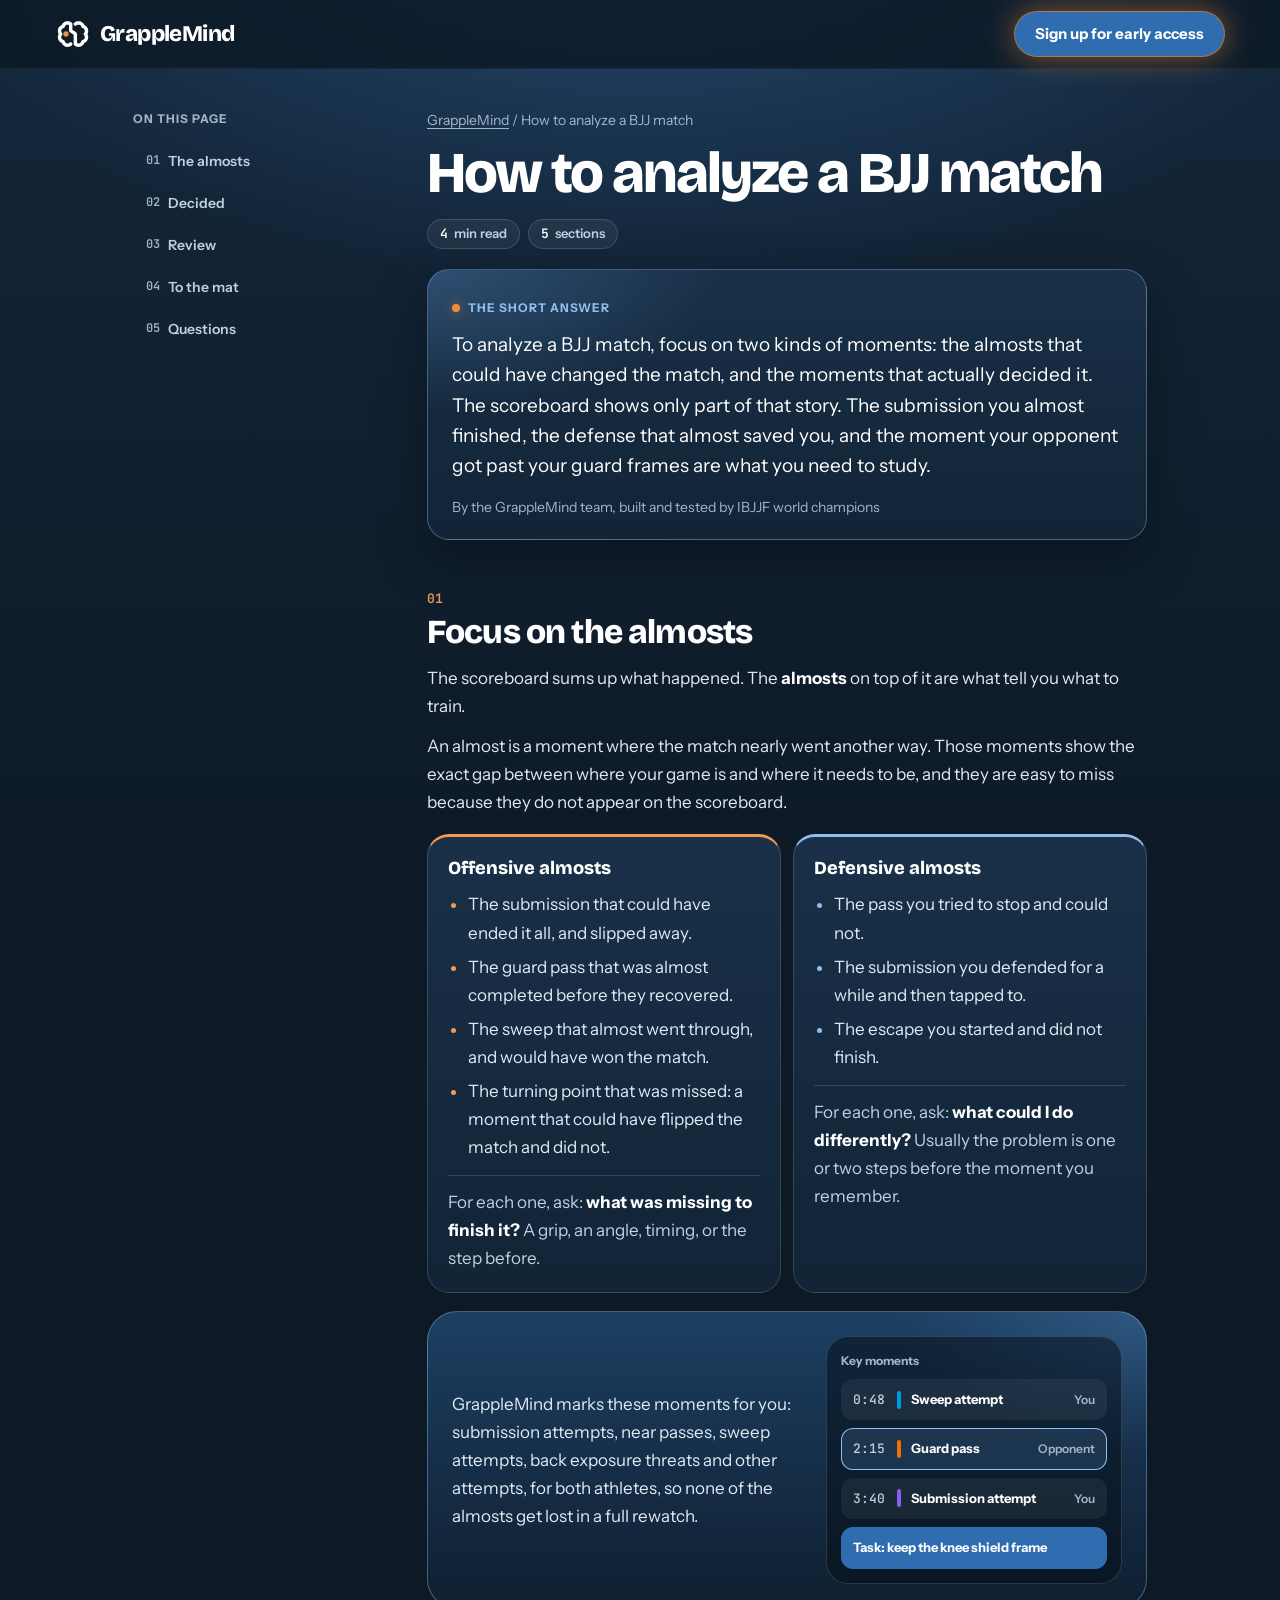
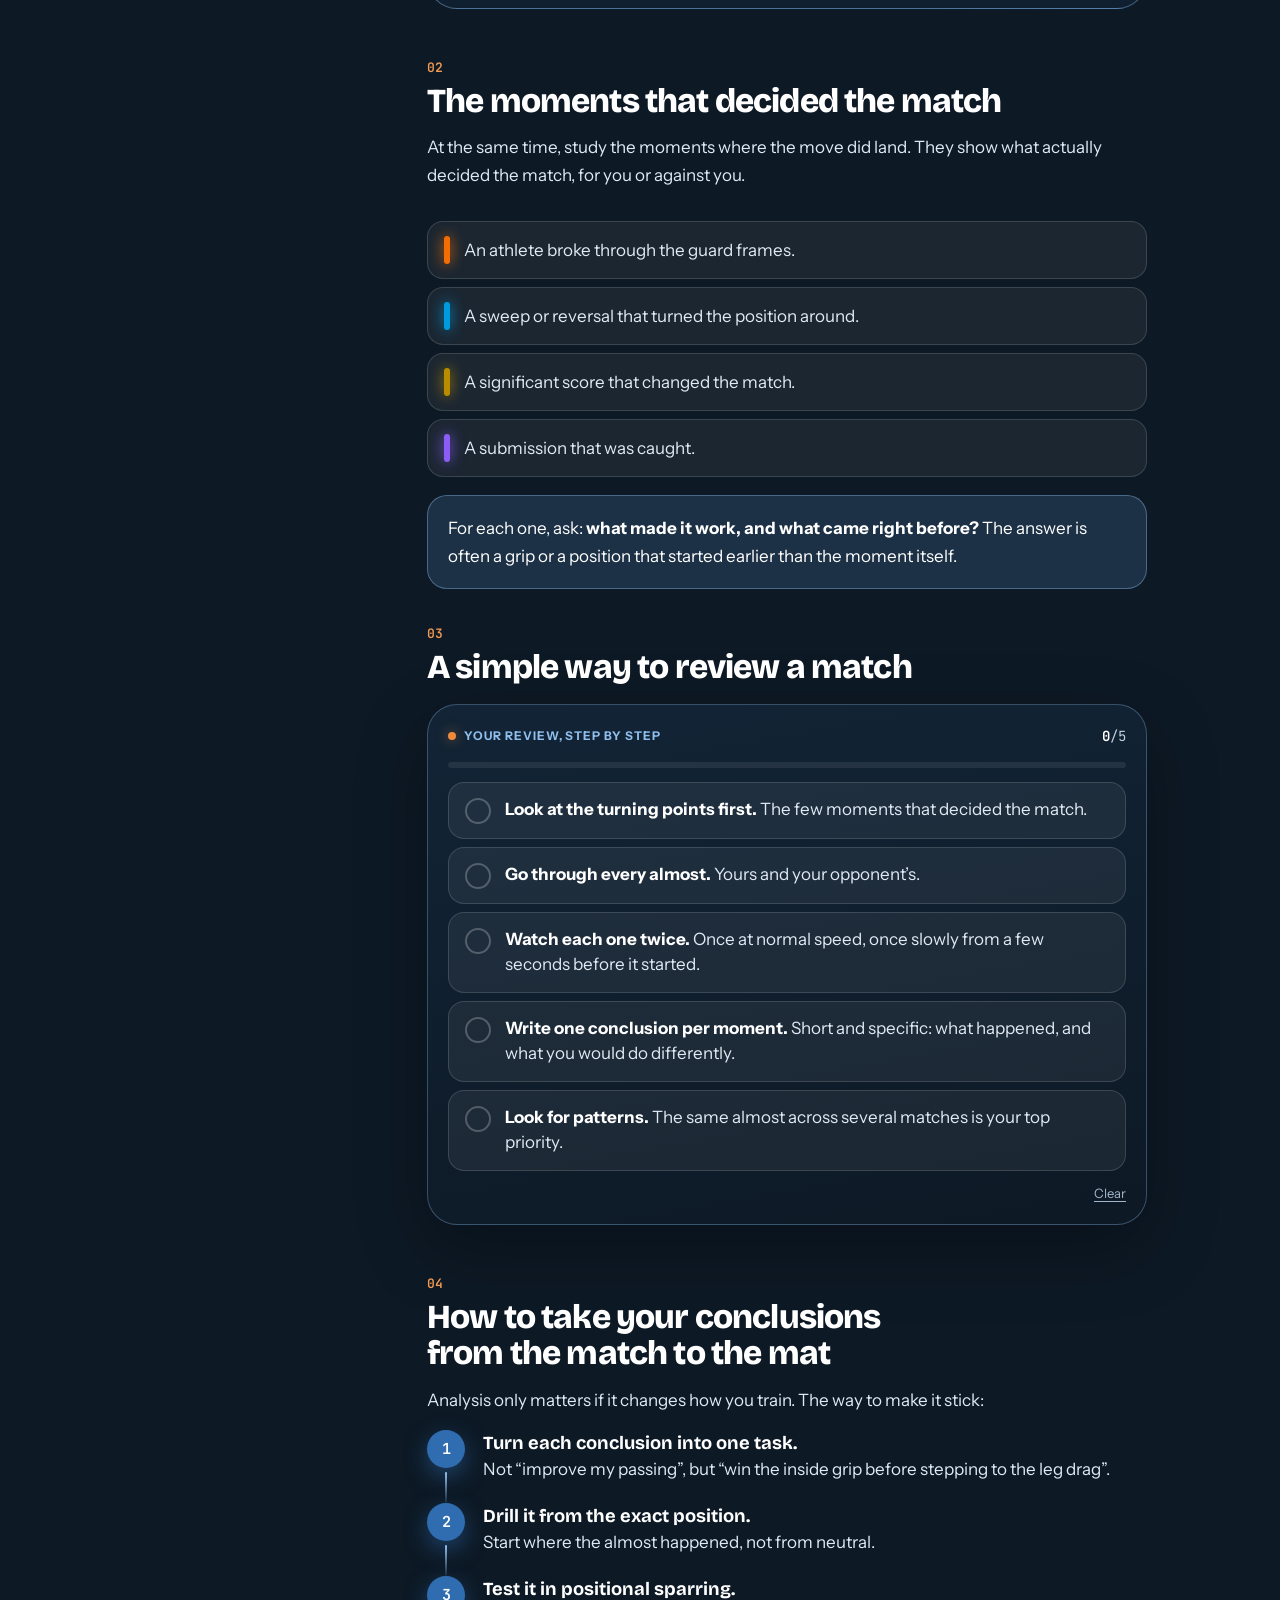
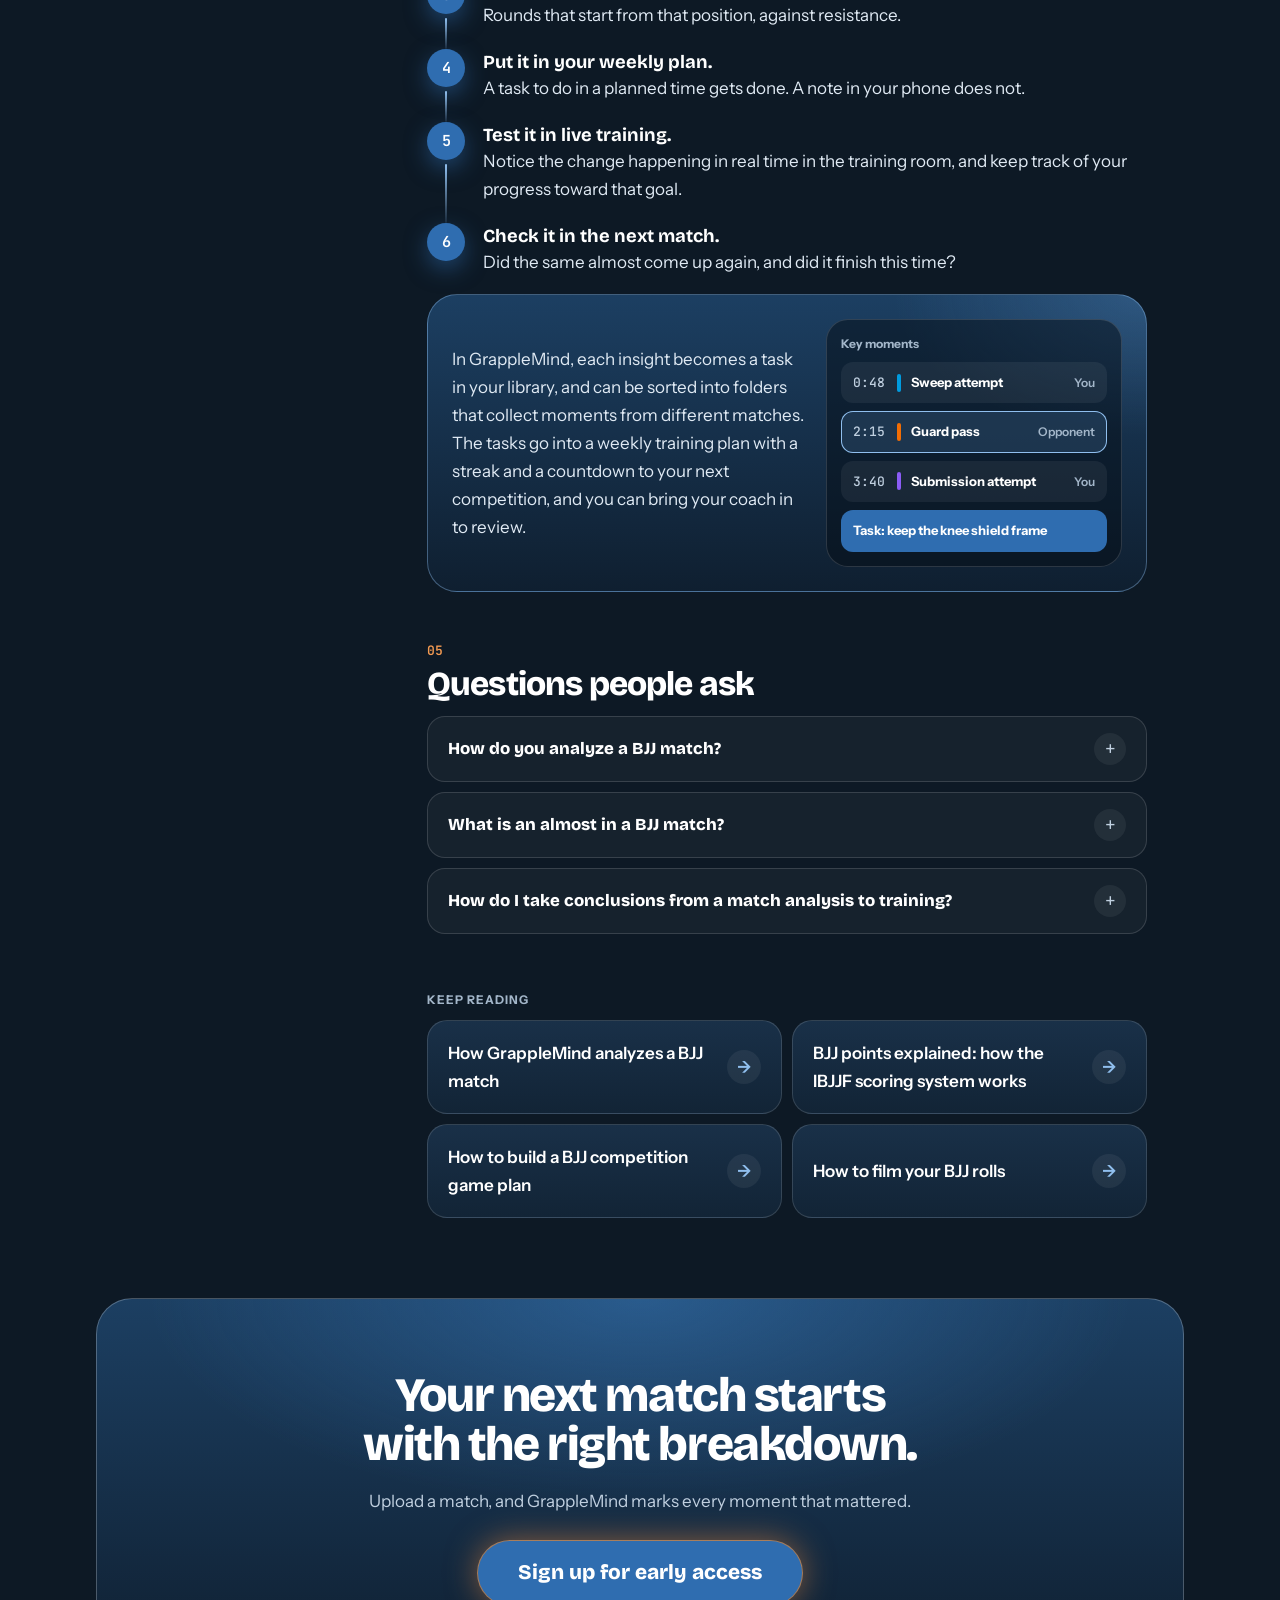
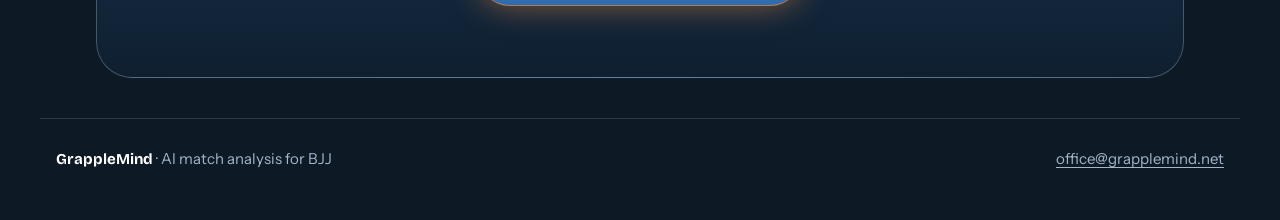
<file: how-to-analyze-bjj-matches/index.html>
<!doctype html>
<html lang="en" class="no-js">
<head>
<!-- Google tag (Google Analytics) -->
<script async src="https://www.googletagmanager.com/gtm.js?id=GTM-PMDFW2C8"></script>
<script>
  window.dataLayer = window.dataLayer || [];
  function gtag(){dataLayer.push(arguments);}
  gtag('js', new Date());
</script>
<meta charset="utf-8">
<script>document.documentElement.className = "js";</script>
<meta name="viewport" content="width=device-width, initial-scale=1, viewport-fit=cover">
<title>How to Analyze a BJJ Match: The Almosts and the Moments That Decided It | GrappleMind</title>
<meta name="description" content="How to analyze a BJJ match: focus on the almosts that could have changed it and the moments that decided it, then turn every conclusion into training.">
<meta name="theme-color" content="#0d1925">
<link rel="canonical" href="https://grapplemind.net/how-to-analyze-bjj-matches/">
<meta property="og:type" content="article">
<meta property="og:site_name" content="GrappleMind">
<meta property="og:url" content="https://grapplemind.net/how-to-analyze-bjj-matches/">
<meta property="og:title" content="How to analyze a BJJ match">
<meta property="og:description" content="How to analyze a BJJ match: focus on the almosts that could have changed it and the moments that decided it, then turn every conclusion into training.">
<meta property="og:image" content="https://grapplemind.net/og-image.png">
<meta name="twitter:card" content="summary_large_image">
<link rel="icon" type="image/png" sizes="512x512" href="/icon-512.png">
<link rel="apple-touch-icon" href="/icon-512.png">
<link rel="preconnect" href="https://fonts.googleapis.com">
<link rel="preconnect" href="https://fonts.gstatic.com" crossorigin>
<link rel="stylesheet" href="https://fonts.googleapis.com/css2?family=Bricolage+Grotesque:opsz,wght@12..96,600..800&family=Instrument+Sans:wght@400;500;600;700&family=JetBrains+Mono:wght@500;600&display=swap">
<link rel="stylesheet" href="/assets/guide.css">
<script src="/assets/guide.js" defer></script>
<script type="application/ld+json">
{
  "@context": "https://schema.org",
  "@graph": [
    {
      "@type": "Article",
      "headline": "How to analyze a BJJ match",
      "description": "How to analyze a BJJ match: focus on the almosts that could have changed it and the moments that decided it, then turn every conclusion into training.",
      "url": "https://grapplemind.net/how-to-analyze-bjj-matches/",
      "inLanguage": "en",
      "image": "https://grapplemind.net/og-image.png",
      "dateModified": "2026-11-01",
      "author": {
        "@id": "https://grapplemind.net/#org"
      },
      "publisher": {
        "@id": "https://grapplemind.net/#org"
      }
    },
    {
      "@type": "BreadcrumbList",
      "itemListElement": [
        {
          "@type": "ListItem",
          "position": 1,
          "name": "GrappleMind",
          "item": "https://grapplemind.net/"
        },
        {
          "@type": "ListItem",
          "position": 2,
          "name": "How to analyze a BJJ match",
          "item": "https://grapplemind.net/how-to-analyze-bjj-matches/"
        }
      ]
    },
    {
      "@type": "FAQPage",
      "mainEntity": [
        {
          "@type": "Question",
          "name": "How do you analyze a BJJ match?",
          "acceptedAnswer": {
            "@type": "Answer",
            "text": "Focus on two kinds of moments: the almosts that could have changed the match, and the moments that actually decided it. Look at the turning points first, go through every almost, watch each one twice, write one conclusion per moment, and look for patterns across matches."
          }
        },
        {
          "@type": "Question",
          "name": "What is an almost in a BJJ match?",
          "acceptedAnswer": {
            "@type": "Answer",
            "text": "An almost is a moment where the match nearly went another way: a submission that slipped away, a guard pass that was almost completed, a sweep that almost went through. Those moments show the exact gap between where your game is and where it needs to be, and they are easy to miss because they do not appear on the scoreboard."
          }
        },
        {
          "@type": "Question",
          "name": "How do I take conclusions from a match analysis to training?",
          "acceptedAnswer": {
            "@type": "Answer",
            "text": "Turn each conclusion into one specific task, drill it from the exact position, test it in positional sparring, put it in your weekly plan, test it in live training, and check it in the next match."
          }
        }
      ]
    }
  ]
}
</script>
</head>
<body>
<div class="progress" aria-hidden="true"><i></i></div>
<header class="top"><div class="wrap top__row">
<a class="brand" href="/" aria-label="GrappleMind home"><svg width="34" height="34" viewBox="0 0 100 100" fill="none" aria-hidden="true"><path d="M32.7 12.2 L36.7 12.4 L41.1 13.6 L44.1 15.1 L45.6 16.1 L47.3 17.7 L47.8 18.5 L48.2 19.9 L48.2 37.9 L49.6 38.9 L53.7 41.0 L57.4 43.2 L60.2 46.0 L60.8 46.9 L61.7 49.0 L62.0 50.3 L62.0 76.7 L63.0 77.2 L65.0 77.7 L67.3 77.7 L69.4 77.1 L70.7 76.4 L73.1 74.1 L73.7 73.2 L74.1 72.4 L74.6 70.7 L75.3 69.4 L76.5 68.2 L79.8 67.0 L80.9 66.3 L82.9 64.4 L83.8 63.0 L84.5 60.8 L84.5 59.8 L84.6 59.6 L84.5 57.6 L84.2 56.4 L83.5 54.7 L82.3 53.3 L81.4 51.6 L81.2 49.1 L81.8 47.5 L83.2 45.9 L83.9 44.5 L84.6 41.6 L84.5 39.3 L84.1 37.9 L83.5 36.7 L82.1 34.9 L80.2 33.4 L79.0 32.8 L77.4 32.4 L76.4 31.8 L75.2 30.6 L74.6 29.4 L74.1 27.8 L73.1 26.0 L71.8 24.5 L69.4 23.1 L67.0 22.5 L64.1 22.6 L61.5 23.6 L59.6 25.1 L58.7 25.6 L57.6 25.9 L55.6 25.7 L53.8 24.8 L52.7 23.5 L51.9 21.7 L51.9 19.9 L52.4 18.5 L52.8 17.7 L54.6 16.1 L56.8 14.6 L59.0 13.6 L62.6 12.5 L64.7 12.4 L64.8 12.2 L67.5 12.2 L67.6 12.4 L70.3 12.7 L73.1 13.6 L75.0 14.5 L78.3 16.7 L80.2 18.6 L81.4 20.1 L82.3 21.4 L83.2 23.3 L83.6 23.8 L86.0 25.0 L88.3 26.8 L90.3 28.7 L92.3 31.6 L93.2 33.4 L94.1 35.9 L94.7 39.0 L94.7 43.0 L94.6 43.2 L94.3 45.6 L93.7 47.5 L92.5 50.0 L94.0 53.6 L94.7 57.1 L94.7 61.1 L94.1 64.2 L93.2 66.7 L92.3 68.5 L90.3 71.5 L88.3 73.4 L87.0 74.4 L84.9 75.8 L83.6 76.4 L83.2 76.8 L82.0 79.2 L80.2 81.5 L78.6 83.2 L75.8 85.2 L73.4 86.4 L70.3 87.5 L67.6 87.8 L67.5 87.9 L63.5 87.8 L60.8 87.2 L58.3 86.3 L56.8 85.5 L54.0 83.6 L53.0 82.6 L52.4 81.7 L51.9 80.4 L51.9 51.9 L49.9 50.4 L46.2 48.7 L42.7 46.6 L40.2 44.2 L39.5 43.2 L38.7 41.7 L38.2 39.5 L38.2 23.5 L36.1 22.6 L35.3 22.6 L35.2 22.5 L32.2 22.6 L30.8 23.1 L29.0 24.1 L28.2 24.7 L26.5 26.9 L25.0 30.6 L23.3 32.1 L21.1 32.8 L19.1 34.0 L18.0 34.9 L16.8 36.4 L15.8 38.7 L15.5 41.6 L16.2 44.5 L17.0 45.9 L18.3 47.5 L18.8 48.5 L18.9 51.0 L18.2 52.8 L17.0 54.3 L15.9 56.4 L15.5 58.6 L15.6 60.8 L16.1 62.3 L16.8 63.8 L18.5 65.7 L20.4 67.0 L23.6 68.2 L24.8 69.4 L25.6 70.7 L26.0 72.4 L26.5 73.2 L27.0 74.1 L29.4 76.4 L30.8 77.1 L32.8 77.7 L35.2 77.7 L37.9 76.9 L40.2 75.2 L41.4 74.6 L42.7 74.3 L44.5 74.4 L46.3 75.3 L47.8 77.1 L48.2 78.4 L48.2 80.2 L47.8 81.7 L47.2 82.6 L46.2 83.6 L44.1 85.1 L42.2 86.1 L39.3 87.2 L36.7 87.8 L35.5 87.8 L35.3 87.9 L32.7 87.9 L28.8 87.2 L26.8 86.4 L24.4 85.2 L21.6 83.2 L18.8 80.1 L17.4 78.0 L17.0 76.8 L16.5 76.4 L14.2 75.2 L11.8 73.4 L9.3 70.7 L7.8 68.5 L6.9 66.7 L6.0 64.2 L5.4 61.1 L5.4 57.1 L5.6 57.0 L5.9 54.6 L6.8 51.9 L7.7 50.3 L6.2 46.6 L5.4 43.0 L5.6 37.9 L6.0 35.9 L6.9 33.4 L8.2 30.9 L9.9 28.7 L11.9 26.6 L13.3 25.6 L14.6 24.7 L16.5 23.8 L17.0 23.3 L17.9 21.4 L18.8 20.1 L19.9 18.6 L21.9 16.7 L24.1 15.1 L27.0 13.6 L29.9 12.7 L32.5 12.4Z" fill="currentColor"/><circle cx="29.38" cy="50.08" r="7.88" fill="var(--mark)"/></svg><span class="brand__name">GrappleMind</span></a>
<a class="join" href="/#join">Sign up<span class="long">&nbsp;for early access</span></a>
</div></header>
<main class="guide">
<nav class="toc" aria-label="On this page"><p class="toc__title">On this page</p><ol>
<li><a href="#almosts"><span>01</span>The almosts</a></li>
<li><a href="#decided"><span>02</span>Decided</a></li>
<li><a href="#review"><span>03</span>Review</a></li>
<li><a href="#to-the-mat"><span>04</span>To the mat</a></li>
<li><a href="#questions"><span>05</span>Questions</a></li>
</ol></nav>
<article>
<p class="crumbs"><a href="/">GrappleMind</a> / How to analyze a BJJ match</p>
<h1>How to analyze a BJJ match</h1>
<div class="meta"><span class="pill"><b>4</b> min read</span><span class="pill"><b>5</b> sections</span></div>
<div class="answer">
<span class="label">The short answer</span>
<p class="lead">To analyze a BJJ match, focus on two kinds of moments: the almosts that could have changed the match, and the moments that actually decided it. The scoreboard shows only part of that story. The submission you almost finished, the defense that almost saved you, and the moment your opponent got past your guard frames are what you need to study.</p>
<p class="byline">By the GrappleMind team, built and tested by IBJJF world champions</p>
</div>

<section class="sec" id="almosts" data-short="The almosts">
<h2>Focus on the almosts</h2>
<p>The scoreboard sums up what happened. The <strong>almosts</strong> on top of it are what tell you what to train.</p>
<p>An almost is a moment where the match nearly went another way. Those moments show the exact gap between where your game is and where it needs to be, and they are easy to miss because they do not appear on the scoreboard.</p>
<div class="split">
<div class="rv"><h3>Offensive almosts</h3><ul><li>The submission that could have ended it all, and slipped away.</li><li>The guard pass that was almost completed before they recovered.</li><li>The sweep that almost went through, and would have won the match.</li><li>The turning point that was missed: a moment that could have flipped the match and did not.</li></ul><p>For each one, ask: <strong>what was missing to finish it?</strong> A grip, an angle, timing, or the step before.</p></div>
<div class="rv"><h3>Defensive almosts</h3><ul><li>The pass you tried to stop and could not.</li><li>The submission you defended for a while and then tapped to.</li><li>The escape you started and did not finish.</li></ul><p>For each one, ask: <strong>what could I do differently?</strong> Usually the problem is one or two steps before the moment you remember.</p></div>
</div>
<div class="app rv">
<p>GrappleMind marks these moments for you: submission attempts, near passes, sweep attempts, back exposure threats and other attempts, for both athletes, so none of the almosts get lost in a full rewatch.</p>
<div class="app__screen" aria-hidden="true">
<span class="app__title">Key moments</span>
<div class="mo"><time>0:48</time><i style="--c:var(--ev-sweepatt)"></i>Sweep attempt<span>You</span></div>
<div class="mo is-on"><time>2:15</time><i style="--c:var(--ev-guardpass)"></i>Guard pass<span>Opponent</span></div>
<div class="mo"><time>3:40</time><i style="--c:var(--ev-subatt)"></i>Submission attempt<span>You</span></div>
<div class="task">Task: keep the knee shield frame</div>
</div>
</div>
</section>

<section class="sec" id="decided" data-short="Decided">
<h2>The moments that decided the match</h2>
<p>At the same time, study the moments where the move did land. They show what actually decided the match, for you or against you.</p>
<ul class="marks">
<li class="rv" style="--c:var(--ev-guardpass)">An athlete broke through the guard frames.</li>
<li class="rv" style="--c:var(--ev-sweepatt)">A sweep or reversal that turned the position around.</li>
<li class="rv" style="--c:var(--ev-takedown)">A significant score that changed the match.</li>
<li class="rv" style="--c:var(--ev-subatt)">A submission that was caught.</li>
</ul>
<div class="note note--calm rv"><p>For each one, ask: <strong>what made it work, and what came right before?</strong> The answer is often a grip or a position that started earlier than the moment itself.</p></div>
</section>

<section class="sec" id="review" data-short="Review">
<h2>A simple way to review a match</h2>
<div class="tool rv" data-check="review">
<div class="tool__head"><span class="label">Your review, step by step</span><span class="count"><b>0</b>/5</span></div>
<div class="meter" aria-hidden="true"><i></i></div>
<ol class="check">
<li><label class="tick"><input type="checkbox"><span class="box"><svg width="14" height="14" viewBox="0 0 20 20" aria-hidden="true"><path d="M4 10.5 8 14.5 16 6" fill="none" stroke="currentColor" stroke-width="2.6" stroke-linecap="round" stroke-linejoin="round"/></svg></span><span><strong>Look at the turning points first.</strong> The few moments that decided the match.</span></label></li>
<li><label class="tick"><input type="checkbox"><span class="box"><svg width="14" height="14" viewBox="0 0 20 20" aria-hidden="true"><path d="M4 10.5 8 14.5 16 6" fill="none" stroke="currentColor" stroke-width="2.6" stroke-linecap="round" stroke-linejoin="round"/></svg></span><span><strong>Go through every almost.</strong> Yours and your opponent&rsquo;s.</span></label></li>
<li><label class="tick"><input type="checkbox"><span class="box"><svg width="14" height="14" viewBox="0 0 20 20" aria-hidden="true"><path d="M4 10.5 8 14.5 16 6" fill="none" stroke="currentColor" stroke-width="2.6" stroke-linecap="round" stroke-linejoin="round"/></svg></span><span><strong>Watch each one twice.</strong> Once at normal speed, once slowly from a few seconds before it started.</span></label></li>
<li><label class="tick"><input type="checkbox"><span class="box"><svg width="14" height="14" viewBox="0 0 20 20" aria-hidden="true"><path d="M4 10.5 8 14.5 16 6" fill="none" stroke="currentColor" stroke-width="2.6" stroke-linecap="round" stroke-linejoin="round"/></svg></span><span><strong>Write one conclusion per moment.</strong> Short and specific: what happened, and what you would do differently.</span></label></li>
<li><label class="tick"><input type="checkbox"><span class="box"><svg width="14" height="14" viewBox="0 0 20 20" aria-hidden="true"><path d="M4 10.5 8 14.5 16 6" fill="none" stroke="currentColor" stroke-width="2.6" stroke-linecap="round" stroke-linejoin="round"/></svg></span><span><strong>Look for patterns.</strong> The same almost across several matches is your top priority.</span></label></li>
</ol>
<div class="tool__head" style="margin:12px 0 0;justify-content:flex-end"><button class="reset" type="button">Clear</button></div>
</div>
</section>

<section class="sec" id="to-the-mat" data-short="To the mat">
<h2>How to take your conclusions from the match to the mat</h2>
<p>Analysis only matters if it changes how you train. The way to make it stick:</p>
<ol class="steps">
<li class="rv"><strong>Turn each conclusion into one task.</strong> Not &ldquo;improve my passing&rdquo;, but &ldquo;win the inside grip before stepping to the leg drag&rdquo;.</li>
<li class="rv"><strong>Drill it from the exact position.</strong> Start where the almost happened, not from neutral.</li>
<li class="rv"><strong>Test it in positional sparring.</strong> Rounds that start from that position, against resistance.</li>
<li class="rv"><strong>Put it in your weekly plan.</strong> A task to do in a planned time gets done. A note in your phone does not.</li>
<li class="rv"><strong>Test it in live training.</strong> Notice the change happening in real time in the training room, and keep track of your progress toward that goal.</li>
<li class="rv"><strong>Check it in the next match.</strong> Did the same almost come up again, and did it finish this time?</li>
</ol>
<div class="app rv">
<p>In GrappleMind, each insight becomes a task in your library, and can be sorted into folders that collect moments from different matches. The tasks go into a weekly training plan with a streak and a countdown to your next competition, and you can bring your coach in to review.</p>
<div class="app__screen" aria-hidden="true">
<span class="app__title">Key moments</span>
<div class="mo"><time>0:48</time><i style="--c:var(--ev-sweepatt)"></i>Sweep attempt<span>You</span></div>
<div class="mo is-on"><time>2:15</time><i style="--c:var(--ev-guardpass)"></i>Guard pass<span>Opponent</span></div>
<div class="mo"><time>3:40</time><i style="--c:var(--ev-subatt)"></i>Submission attempt<span>You</span></div>
<div class="task">Task: keep the knee shield frame</div>
</div>
</div>
</section>

<section class="sec" id="questions" data-short="Questions">
<h2>Questions people ask</h2>
<div class="faq">
<details><summary><h3>How do you analyze a BJJ match?</h3></summary><p>Focus on two kinds of moments: the almosts that could have changed the match, and the moments that actually decided it. Look at the turning points first, go through every almost, watch each one twice, write one conclusion per moment, and look for patterns across matches.</p></details>
<details><summary><h3>What is an almost in a BJJ match?</h3></summary><p>An almost is a moment where the match nearly went another way: a submission that slipped away, a guard pass that was almost completed, a sweep that almost went through. Those moments show the exact gap between where your game is and where it needs to be, and they are easy to miss because they do not appear on the scoreboard.</p></details>
<details><summary><h3>How do I take conclusions from a match analysis to training?</h3></summary><p>Turn each conclusion into one specific task, drill it from the exact position, test it in positional sparring, put it in your weekly plan, test it in live training, and check it in the next match.</p></details>
</div>
</section>

<nav class="related" aria-label="Keep reading"><span class="related__label">Keep reading</span>
<a href="/how-it-works/">How GrappleMind analyzes a BJJ match</a>
<a href="/ibjjf-points-explained/">BJJ points explained: how the IBJJF scoring system works</a>
<a href="/bjj-competition-game-plan/">How to build a BJJ competition game plan</a>
<a href="/how-to-film-bjj-rolls/">How to film your BJJ rolls</a>
</nav>
</article>
</main>
<section class="final"><div class="final__panel">
<h2>Your next match starts with the right breakdown.</h2>
<p>Upload a match, and GrappleMind marks every moment that mattered.</p>
<a class="join join--big" href="/#join">Sign up for early access</a>
</div></section>
<footer class="foot"><span><b>GrappleMind</b> &middot; AI match analysis for BJJ</span><a href="mailto:office@grapplemind.net">office@grapplemind.net</a></footer>
</body>
</html>
</file>
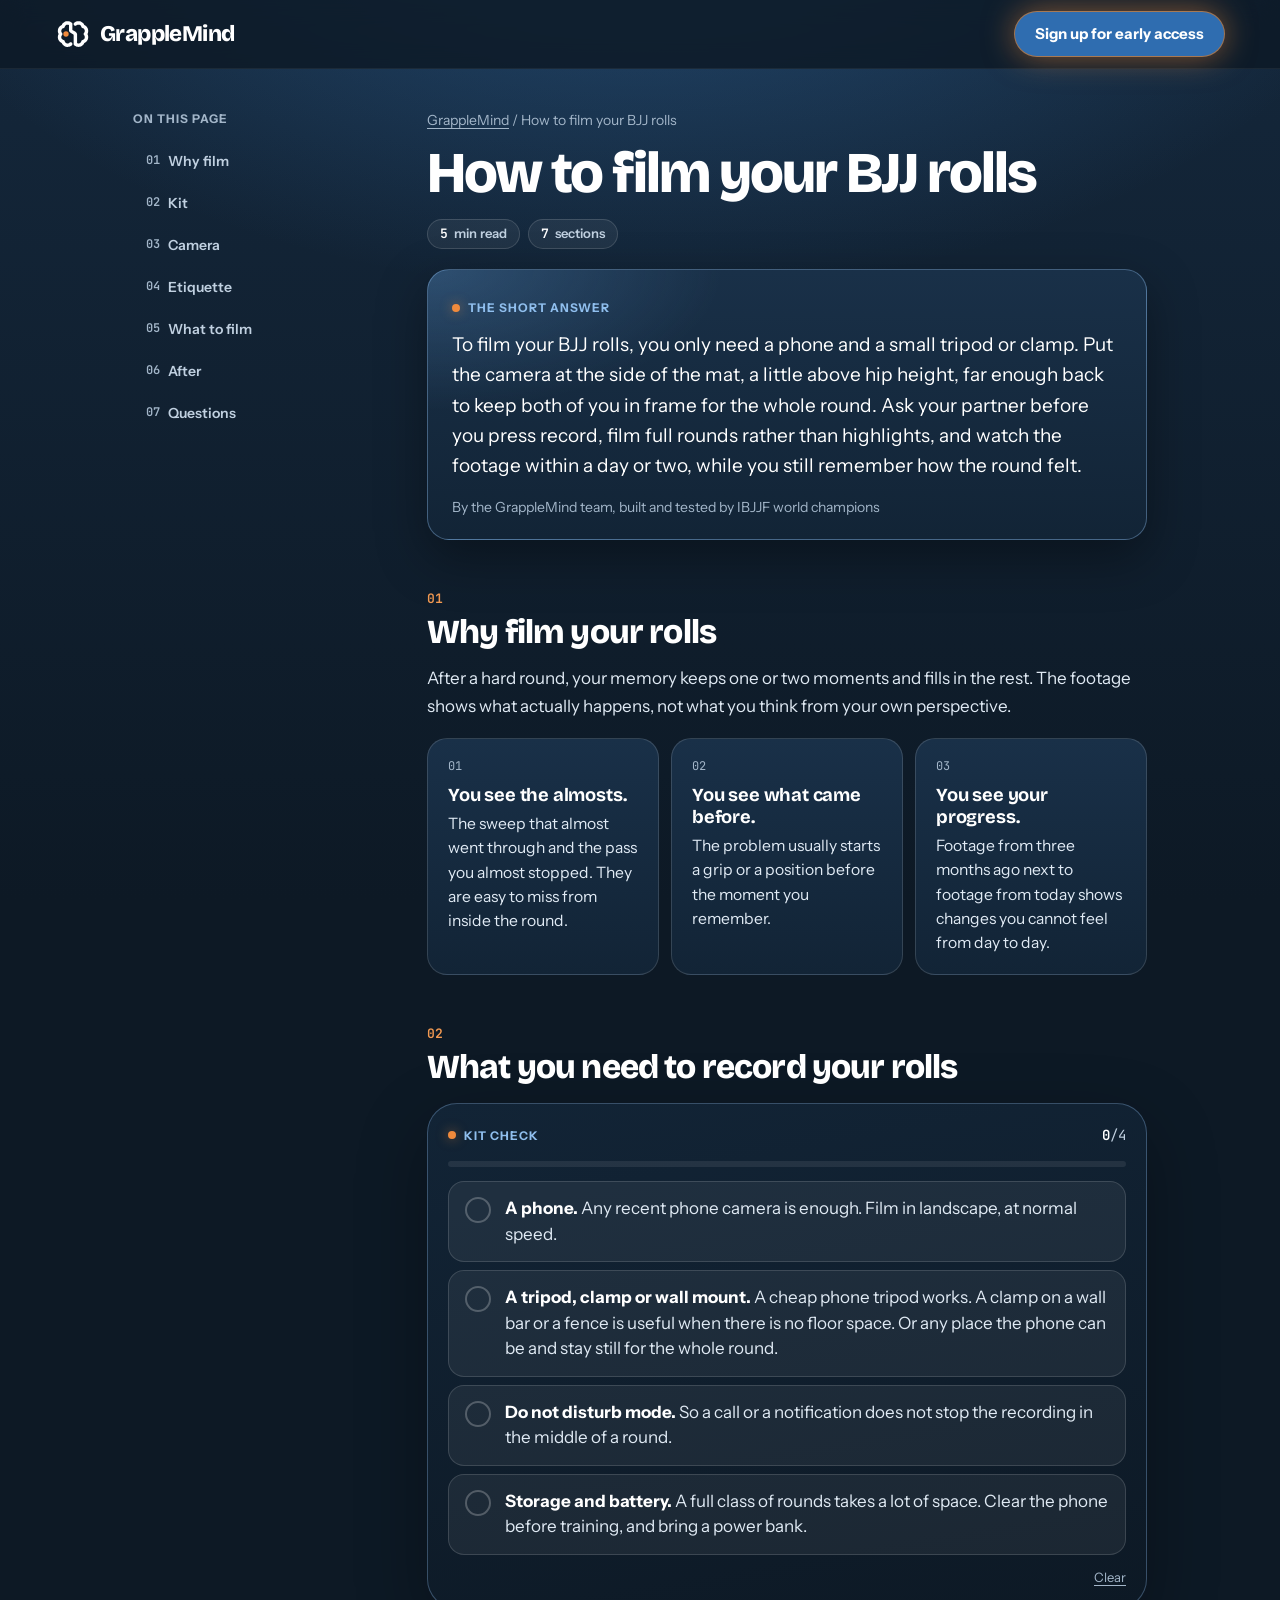
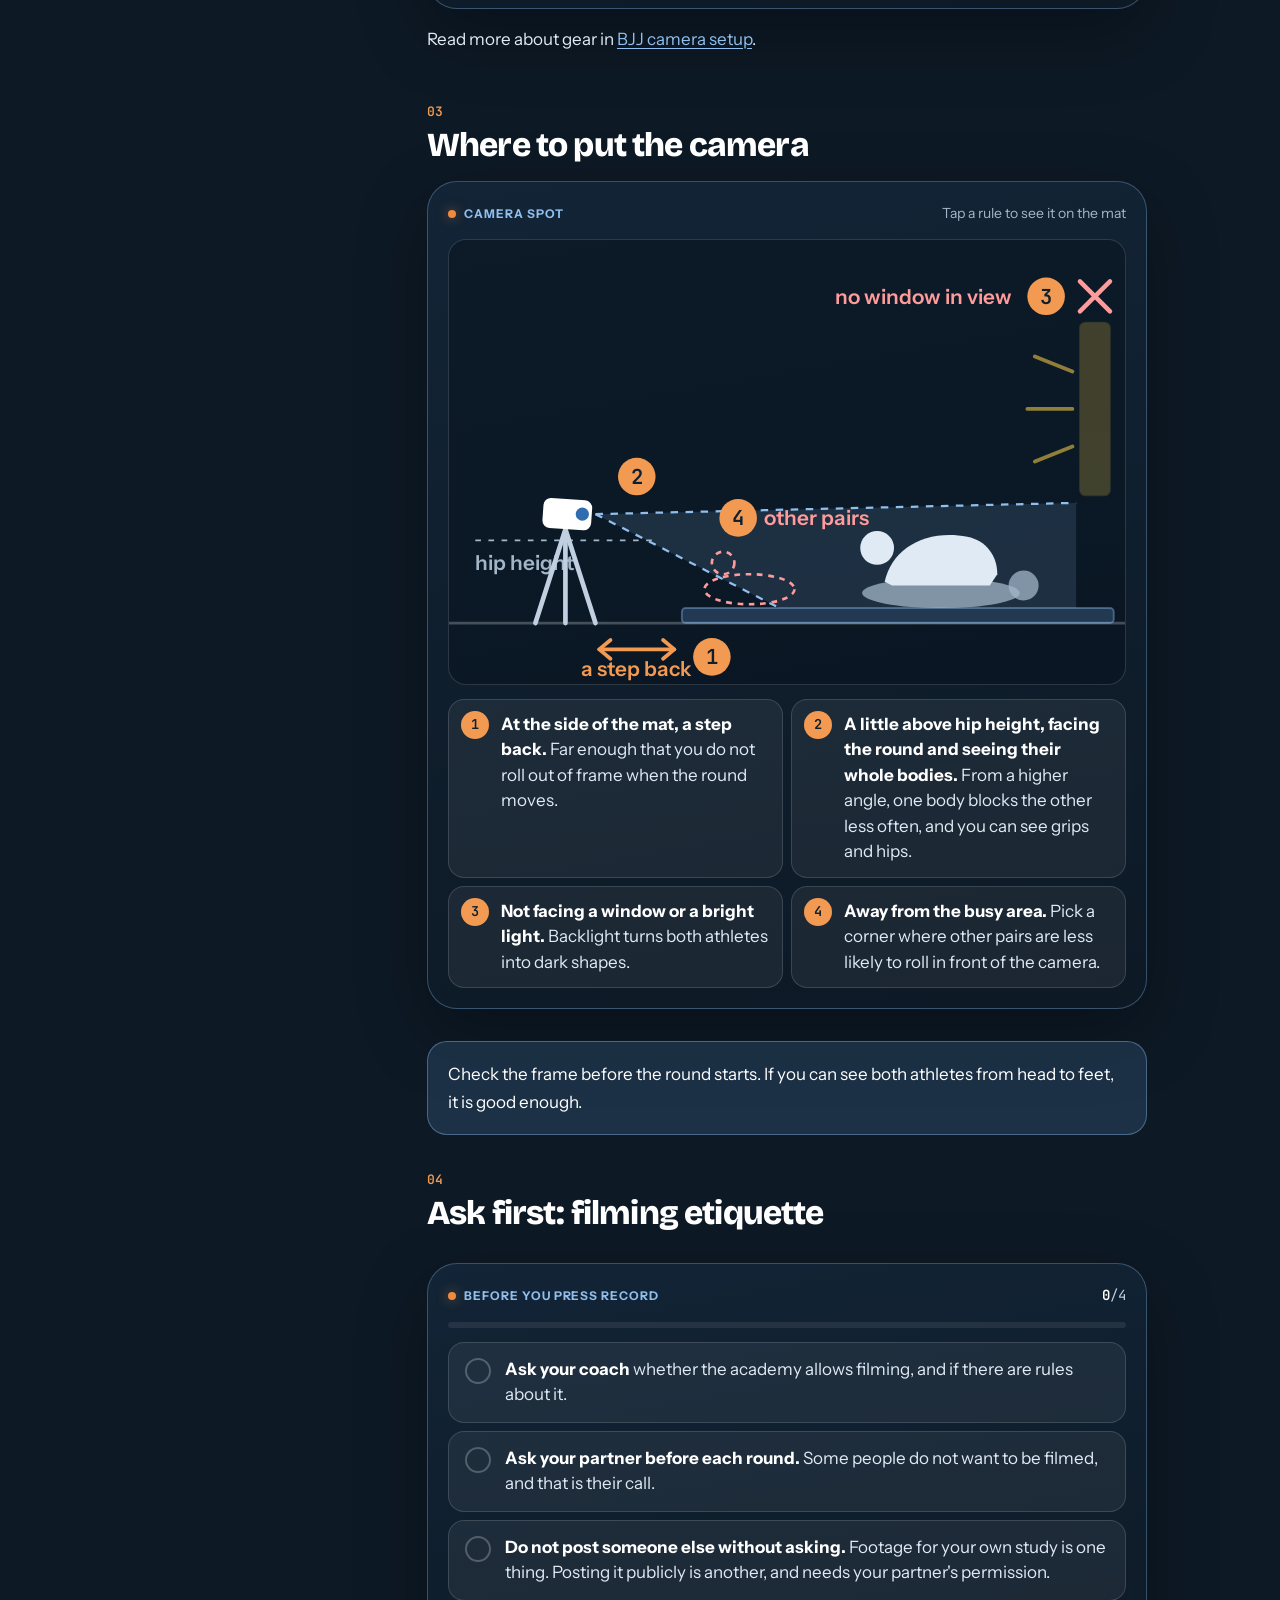
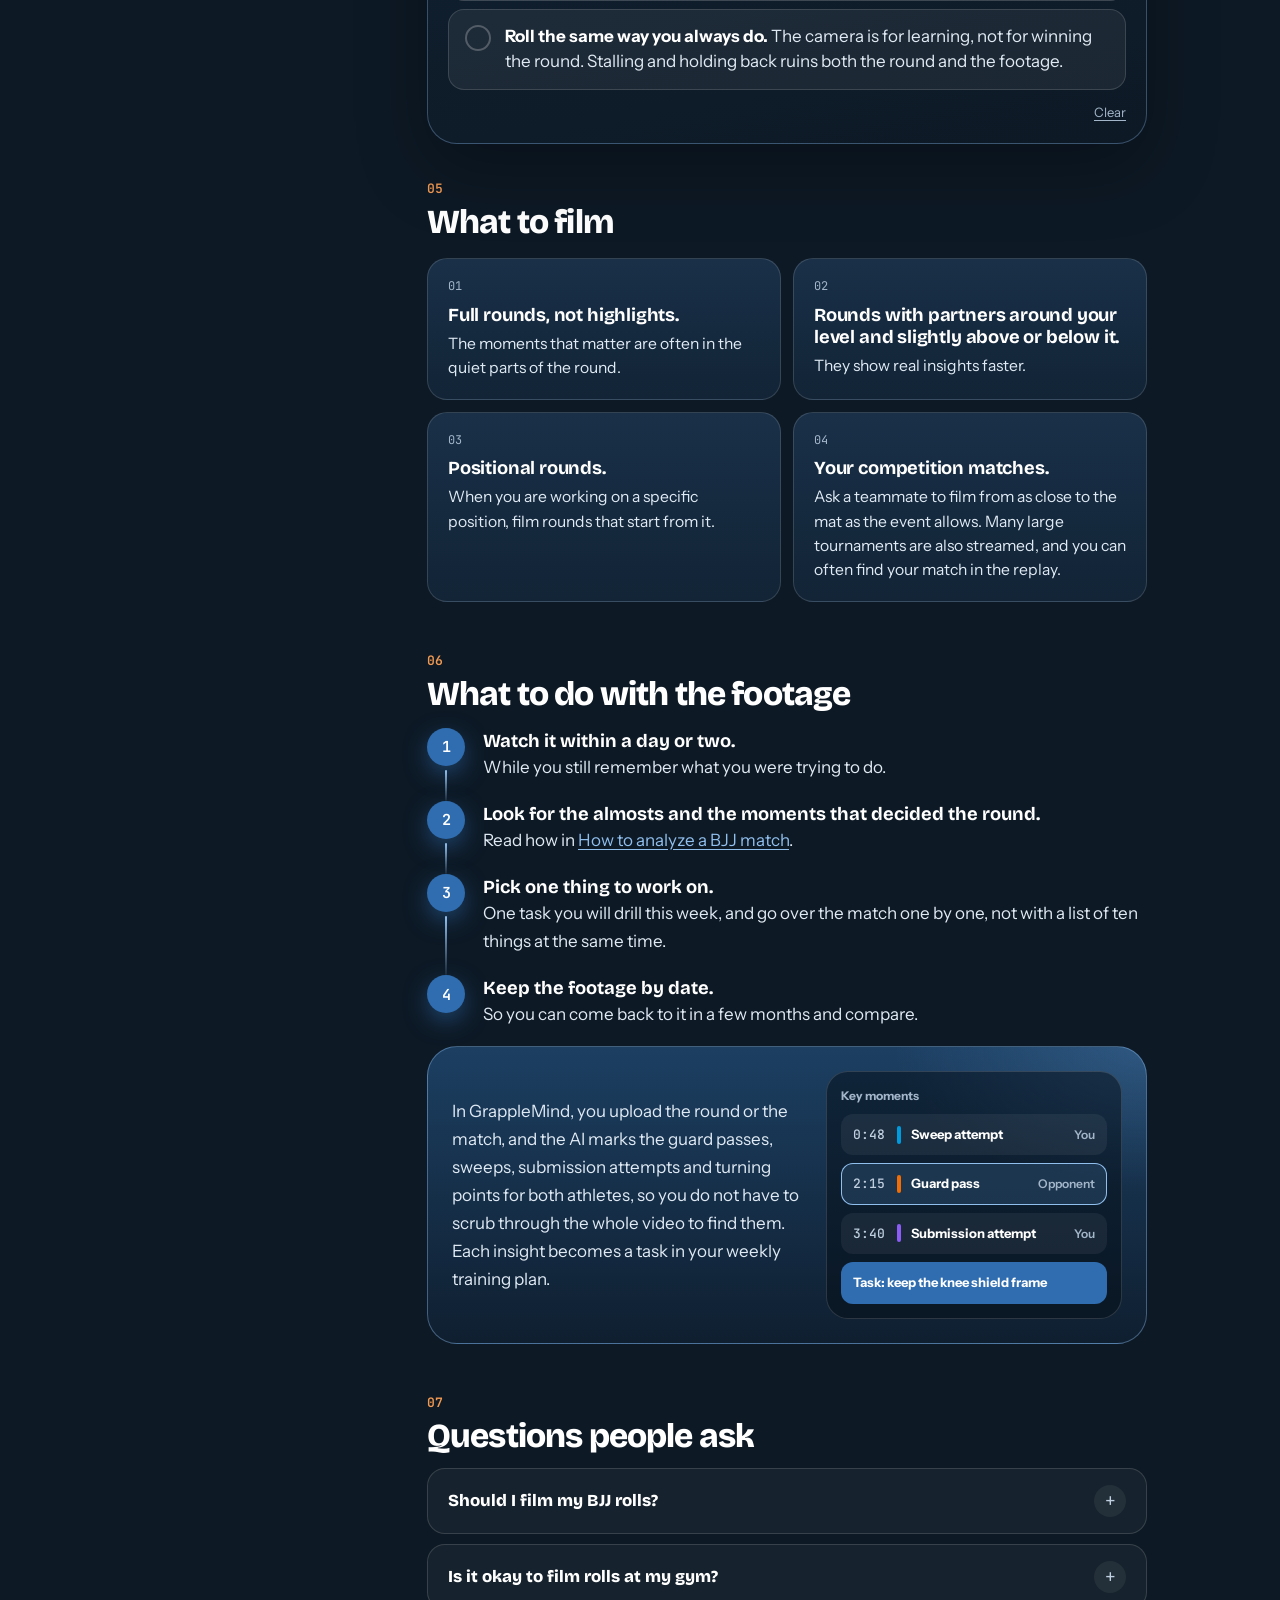
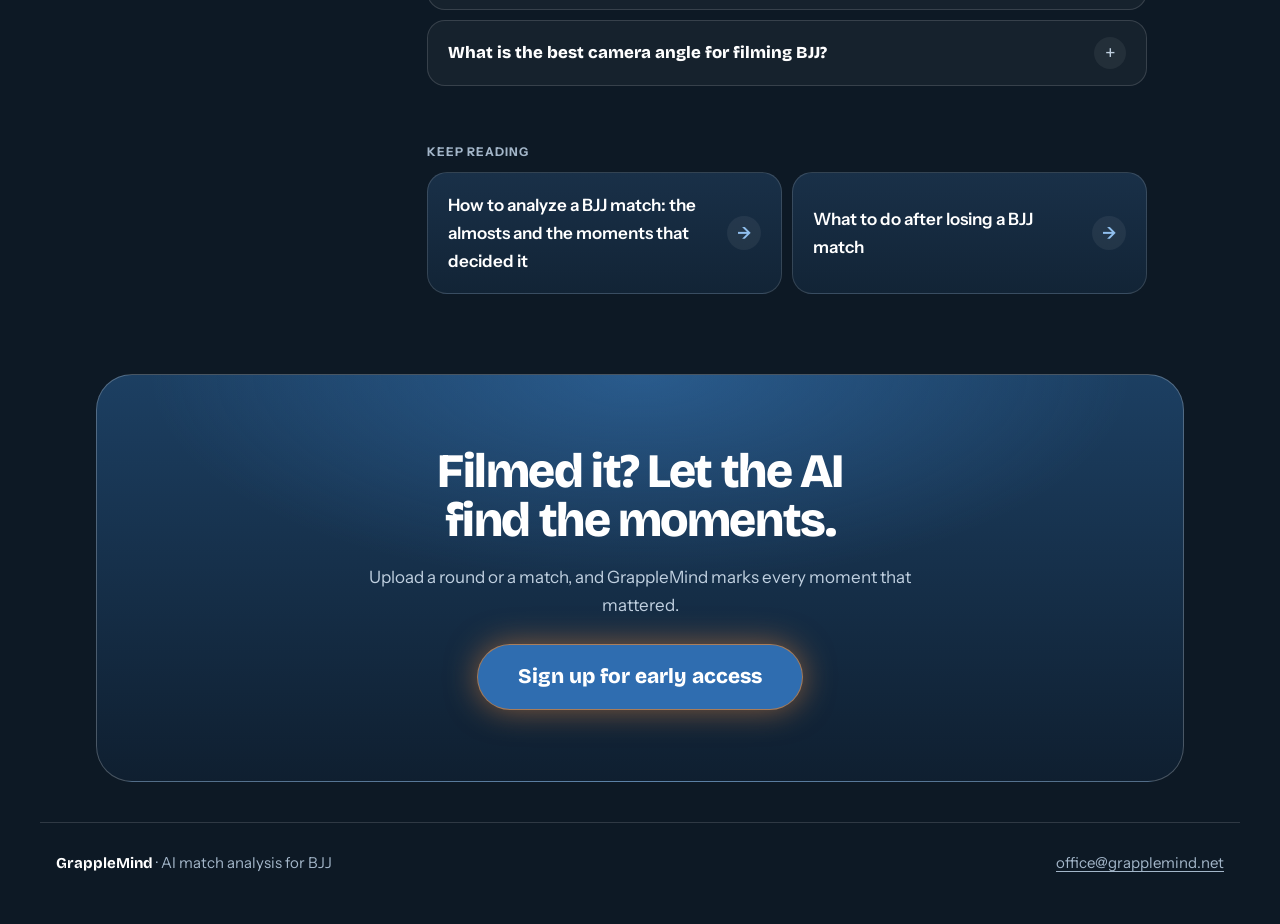
<file: how-to-film-bjj-rolls/index.html>
<!doctype html>
<html lang="en" class="no-js">
<head>
<!-- Google tag (Google Analytics) -->
<script async src="https://www.googletagmanager.com/gtm.js?id=GTM-PMDFW2C8"></script>
<script>
  window.dataLayer = window.dataLayer || [];
  function gtag(){dataLayer.push(arguments);}
  gtag('js', new Date());
</script>
<meta charset="utf-8">
<script>document.documentElement.className = "js";</script>
<meta name="viewport" content="width=device-width, initial-scale=1, viewport-fit=cover">
<title>How to Film and Record Your BJJ Rolls: Setup, Angles and Etiquette | GrappleMind</title>
<meta name="description" content="How to film your BJJ rolls with just a phone: where to put the camera, what to film, how to ask your partners, and what to do with the footage after.">
<meta name="theme-color" content="#0d1925">
<link rel="canonical" href="https://grapplemind.net/how-to-film-bjj-rolls/">
<meta property="og:type" content="article">
<meta property="og:site_name" content="GrappleMind">
<meta property="og:url" content="https://grapplemind.net/how-to-film-bjj-rolls/">
<meta property="og:title" content="How to film your BJJ rolls">
<meta property="og:description" content="How to film your BJJ rolls with just a phone: where to put the camera, what to film, how to ask your partners, and what to do with the footage after.">
<meta property="og:image" content="https://grapplemind.net/og-image.png">
<meta name="twitter:card" content="summary_large_image">
<link rel="icon" type="image/png" sizes="512x512" href="/icon-512.png">
<link rel="apple-touch-icon" href="/icon-512.png">
<link rel="preconnect" href="https://fonts.googleapis.com">
<link rel="preconnect" href="https://fonts.gstatic.com" crossorigin>
<link rel="stylesheet" href="https://fonts.googleapis.com/css2?family=Bricolage+Grotesque:opsz,wght@12..96,600..800&family=Instrument+Sans:wght@400;500;600;700&family=JetBrains+Mono:wght@500;600&display=swap">
<link rel="stylesheet" href="/assets/guide.css">
<script src="/assets/guide.js" defer></script>
<script type="application/ld+json">
{
  "@context": "https://schema.org",
  "@graph": [
    {
      "@type": "Article",
      "headline": "How to film your BJJ rolls",
      "description": "How to film your BJJ rolls with just a phone: where to put the camera, what to film, how to ask your partners, and what to do with the footage after.",
      "url": "https://grapplemind.net/how-to-film-bjj-rolls/",
      "inLanguage": "en",
      "image": "https://grapplemind.net/og-image.png",
      "dateModified": "2026-11-11",
      "author": {
        "@id": "https://grapplemind.net/#org"
      },
      "publisher": {
        "@id": "https://grapplemind.net/#org"
      }
    },
    {
      "@type": "BreadcrumbList",
      "itemListElement": [
        {
          "@type": "ListItem",
          "position": 1,
          "name": "GrappleMind",
          "item": "https://grapplemind.net/"
        },
        {
          "@type": "ListItem",
          "position": 2,
          "name": "How to film your BJJ rolls",
          "item": "https://grapplemind.net/how-to-film-bjj-rolls/"
        }
      ]
    },
    {
      "@type": "FAQPage",
      "mainEntity": [
        {
          "@type": "Question",
          "name": "Should I film my BJJ rolls?",
          "acceptedAnswer": {
            "@type": "Answer",
            "text": "Yes, if your academy and your partners are fine with it. Video is the best way to see what you actually do in a round, not what you remember, and it is the clearest way to see your mistakes and your progress over time."
          }
        },
        {
          "@type": "Question",
          "name": "Is it okay to film rolls at my gym?",
          "acceptedAnswer": {
            "@type": "Answer",
            "text": "Ask your coach first, and ask your partner before each round. Keep the footage for your own study, and do not post anyone publicly without their permission."
          }
        },
        {
          "@type": "Question",
          "name": "What is the best camera angle for filming BJJ?",
          "acceptedAnswer": {
            "@type": "Answer",
            "text": "From the side of the mat, a step back, a little above hip height. That keeps both athletes in frame and shows grips and hips with less blocking."
          }
        }
      ]
    }
  ]
}
</script>
</head>
<body>
<div class="progress" aria-hidden="true"><i></i></div>
<header class="top"><div class="wrap top__row">
<a class="brand" href="/" aria-label="GrappleMind home"><svg width="34" height="34" viewBox="0 0 100 100" fill="none" aria-hidden="true"><path d="M32.7 12.2 L36.7 12.4 L41.1 13.6 L44.1 15.1 L45.6 16.1 L47.3 17.7 L47.8 18.5 L48.2 19.9 L48.2 37.9 L49.6 38.9 L53.7 41.0 L57.4 43.2 L60.2 46.0 L60.8 46.9 L61.7 49.0 L62.0 50.3 L62.0 76.7 L63.0 77.2 L65.0 77.7 L67.3 77.7 L69.4 77.1 L70.7 76.4 L73.1 74.1 L73.7 73.2 L74.1 72.4 L74.6 70.7 L75.3 69.4 L76.5 68.2 L79.8 67.0 L80.9 66.3 L82.9 64.4 L83.8 63.0 L84.5 60.8 L84.5 59.8 L84.6 59.6 L84.5 57.6 L84.2 56.4 L83.5 54.7 L82.3 53.3 L81.4 51.6 L81.2 49.1 L81.8 47.5 L83.2 45.9 L83.9 44.5 L84.6 41.6 L84.5 39.3 L84.1 37.9 L83.5 36.7 L82.1 34.9 L80.2 33.4 L79.0 32.8 L77.4 32.4 L76.4 31.8 L75.2 30.6 L74.6 29.4 L74.1 27.8 L73.1 26.0 L71.8 24.5 L69.4 23.1 L67.0 22.5 L64.1 22.6 L61.5 23.6 L59.6 25.1 L58.7 25.6 L57.6 25.9 L55.6 25.7 L53.8 24.8 L52.7 23.5 L51.9 21.7 L51.9 19.9 L52.4 18.5 L52.8 17.7 L54.6 16.1 L56.8 14.6 L59.0 13.6 L62.6 12.5 L64.7 12.4 L64.8 12.2 L67.5 12.2 L67.6 12.4 L70.3 12.7 L73.1 13.6 L75.0 14.5 L78.3 16.7 L80.2 18.6 L81.4 20.1 L82.3 21.4 L83.2 23.3 L83.6 23.8 L86.0 25.0 L88.3 26.8 L90.3 28.7 L92.3 31.6 L93.2 33.4 L94.1 35.9 L94.7 39.0 L94.7 43.0 L94.6 43.2 L94.3 45.6 L93.7 47.5 L92.5 50.0 L94.0 53.6 L94.7 57.1 L94.7 61.1 L94.1 64.2 L93.2 66.7 L92.3 68.5 L90.3 71.5 L88.3 73.4 L87.0 74.4 L84.9 75.8 L83.6 76.4 L83.2 76.8 L82.0 79.2 L80.2 81.5 L78.6 83.2 L75.8 85.2 L73.4 86.4 L70.3 87.5 L67.6 87.8 L67.5 87.9 L63.5 87.8 L60.8 87.2 L58.3 86.3 L56.8 85.5 L54.0 83.6 L53.0 82.6 L52.4 81.7 L51.9 80.4 L51.9 51.9 L49.9 50.4 L46.2 48.7 L42.7 46.6 L40.2 44.2 L39.5 43.2 L38.7 41.7 L38.2 39.5 L38.2 23.5 L36.1 22.6 L35.3 22.6 L35.2 22.5 L32.2 22.6 L30.8 23.1 L29.0 24.1 L28.2 24.7 L26.5 26.9 L25.0 30.6 L23.3 32.1 L21.1 32.8 L19.1 34.0 L18.0 34.9 L16.8 36.4 L15.8 38.7 L15.5 41.6 L16.2 44.5 L17.0 45.9 L18.3 47.5 L18.8 48.5 L18.9 51.0 L18.2 52.8 L17.0 54.3 L15.9 56.4 L15.5 58.6 L15.6 60.8 L16.1 62.3 L16.8 63.8 L18.5 65.7 L20.4 67.0 L23.6 68.2 L24.8 69.4 L25.6 70.7 L26.0 72.4 L26.5 73.2 L27.0 74.1 L29.4 76.4 L30.8 77.1 L32.8 77.7 L35.2 77.7 L37.9 76.9 L40.2 75.2 L41.4 74.6 L42.7 74.3 L44.5 74.4 L46.3 75.3 L47.8 77.1 L48.2 78.4 L48.2 80.2 L47.8 81.7 L47.2 82.6 L46.2 83.6 L44.1 85.1 L42.2 86.1 L39.3 87.2 L36.7 87.8 L35.5 87.8 L35.3 87.9 L32.7 87.9 L28.8 87.2 L26.8 86.4 L24.4 85.2 L21.6 83.2 L18.8 80.1 L17.4 78.0 L17.0 76.8 L16.5 76.4 L14.2 75.2 L11.8 73.4 L9.3 70.7 L7.8 68.5 L6.9 66.7 L6.0 64.2 L5.4 61.1 L5.4 57.1 L5.6 57.0 L5.9 54.6 L6.8 51.9 L7.7 50.3 L6.2 46.6 L5.4 43.0 L5.6 37.9 L6.0 35.9 L6.9 33.4 L8.2 30.9 L9.9 28.7 L11.9 26.6 L13.3 25.6 L14.6 24.7 L16.5 23.8 L17.0 23.3 L17.9 21.4 L18.8 20.1 L19.9 18.6 L21.9 16.7 L24.1 15.1 L27.0 13.6 L29.9 12.7 L32.5 12.4Z" fill="currentColor"/><circle cx="29.38" cy="50.08" r="7.88" fill="var(--mark)"/></svg><span class="brand__name">GrappleMind</span></a>
<a class="join" href="/#join">Sign up<span class="long">&nbsp;for early access</span></a>
</div></header>
<main class="guide">
<nav class="toc" aria-label="On this page"><p class="toc__title">On this page</p><ol>
<li><a href="#why-film"><span>01</span>Why film</a></li>
<li><a href="#what-you-need"><span>02</span>Kit</a></li>
<li><a href="#camera"><span>03</span>Camera</a></li>
<li><a href="#etiquette"><span>04</span>Etiquette</a></li>
<li><a href="#what-to-film"><span>05</span>What to film</a></li>
<li><a href="#after"><span>06</span>After</a></li>
<li><a href="#questions"><span>07</span>Questions</a></li>
</ol></nav>
<article>
<p class="crumbs"><a href="/">GrappleMind</a> / How to film your BJJ rolls</p>
<h1>How to film your BJJ rolls</h1>
<div class="meta"><span class="pill"><b>5</b> min read</span><span class="pill"><b>7</b> sections</span></div>
<div class="answer">
<span class="label">The short answer</span>
<p class="lead">To film your BJJ rolls, you only need a phone and a small tripod or clamp. Put the camera at the side of the mat, a little above hip height, far enough back to keep both of you in frame for the whole round. Ask your partner before you press record, film full rounds rather than highlights, and watch the footage within a day or two, while you still remember how the round felt.</p>
<p class="byline">By the GrappleMind team, built and tested by IBJJF world champions</p>
</div>

<section class="sec" id="why-film" data-short="Why film">
<h2>Why film your rolls</h2>
<p>After a hard round, your memory keeps one or two moments and fills in the rest. The footage shows what actually happens, not what you think from your own perspective.</p>
<ul class="cards cards--3">
<li class="rv"><strong>You see the almosts.</strong> The sweep that almost went through and the pass you almost stopped. They are easy to miss from inside the round.</li>
<li class="rv"><strong>You see what came before.</strong> The problem usually starts a grip or a position before the moment you remember.</li>
<li class="rv"><strong>You see your progress.</strong> Footage from three months ago next to footage from today shows changes you cannot feel from day to day.</li>
</ul>
</section>

<section class="sec" id="what-you-need" data-short="Kit">
<h2>What you need to record your rolls</h2>
<div class="tool rv" data-check="kit">
<div class="tool__head"><span class="label">Kit check</span><span class="count"><b>0</b>/4</span></div>
<div class="meter" aria-hidden="true"><i></i></div>
<ul class="check">
<li><label class="tick"><input type="checkbox"><span class="box"><svg width="14" height="14" viewBox="0 0 20 20" aria-hidden="true"><path d="M4 10.5 8 14.5 16 6" fill="none" stroke="currentColor" stroke-width="2.6" stroke-linecap="round" stroke-linejoin="round"/></svg></span><span><strong>A phone.</strong> Any recent phone camera is enough. Film in landscape, at normal speed.</span></label></li>
<li><label class="tick"><input type="checkbox"><span class="box"><svg width="14" height="14" viewBox="0 0 20 20" aria-hidden="true"><path d="M4 10.5 8 14.5 16 6" fill="none" stroke="currentColor" stroke-width="2.6" stroke-linecap="round" stroke-linejoin="round"/></svg></span><span><strong>A tripod, clamp or wall mount.</strong> A cheap phone tripod works. A clamp on a wall bar or a fence is useful when there is no floor space. Or any place the phone can be and stay still for the whole round.</span></label></li>
<li><label class="tick"><input type="checkbox"><span class="box"><svg width="14" height="14" viewBox="0 0 20 20" aria-hidden="true"><path d="M4 10.5 8 14.5 16 6" fill="none" stroke="currentColor" stroke-width="2.6" stroke-linecap="round" stroke-linejoin="round"/></svg></span><span><strong>Do not disturb mode.</strong> So a call or a notification does not stop the recording in the middle of a round.</span></label></li>
<li><label class="tick"><input type="checkbox"><span class="box"><svg width="14" height="14" viewBox="0 0 20 20" aria-hidden="true"><path d="M4 10.5 8 14.5 16 6" fill="none" stroke="currentColor" stroke-width="2.6" stroke-linecap="round" stroke-linejoin="round"/></svg></span><span><strong>Storage and battery.</strong> A full class of rounds takes a lot of space. Clear the phone before training, and bring a power bank.</span></label></li>
</ul>
<p class="done-note" hidden>Your kit is ready.</p>
<div class="tool__head" style="margin:12px 0 0;justify-content:flex-end"><button class="reset" type="button">Clear</button></div>
</div>
<p>Read more about gear in <a href="/bjj-camera-setup/">BJJ camera setup</a>.</p>
</section>

<section class="sec" id="camera" data-short="Camera">
<h2>Where to put the camera</h2>
<div class="tool cam rv">
<div class="tool__head" style="margin:0"><span class="label">Camera spot</span><span class="tool__hint">Tap a rule to see it on the mat</span></div>
<figure class="cam__fig"><svg viewBox="0 0 360 236" role="img" aria-labelledby="camT">
<title id="camT">Side view of the mat: the phone on a tripod at the side of the mat, a step back, a little above hip height, facing both athletes.</title>
<g font-family="Instrument Sans, Arial, sans-serif" font-size="11" font-weight="600">
<g data-rule="2"><polygon points="78,146 334,140 334,196 176,196" fill="#90bfee" opacity=".14"/><line x1="78" y1="146" x2="176" y2="196" stroke="#90bfee" stroke-width="1.2" stroke-dasharray="4 4"/><line x1="78" y1="146" x2="334" y2="140" stroke="#90bfee" stroke-width="1.2" stroke-dasharray="4 4"/>
<line x1="14" y1="160" x2="112" y2="160" stroke="#a3b6c9" stroke-width="1" stroke-dasharray="3 4"/><text x="14" y="176" fill="#a3b6c9">hip height</text>
<circle cx="100" cy="126" r="10" fill="#f39a52"/><text x="100" y="130" text-anchor="middle" fill="#0f1f30" font-family="JetBrains Mono, monospace" font-size="11">2</text></g>
<g data-rule="3"><rect x="336" y="44" width="16" height="92" rx="3" fill="#ffd24a" opacity=".22" stroke="#ffd24a" stroke-opacity=".6"/><path d="M332 70 312 62M332 90 308 90M332 110 312 118" stroke="#ffd24a" stroke-opacity=".55" stroke-width="2" stroke-linecap="round"/>
<path d="M336 22l16 16M352 22l-16 16" stroke="#ff9b9b" stroke-width="2.4" stroke-linecap="round"/><text x="300" y="34" text-anchor="end" fill="#ff9b9b">no window in view</text>
<circle cx="318" cy="30" r="10" fill="#f39a52"/><text x="318" y="34" text-anchor="middle" fill="#0f1f30" font-family="JetBrains Mono, monospace" font-size="11">3</text></g>
<g data-rule="4"><ellipse cx="160" cy="186" rx="24" ry="8" fill="none" stroke="#ff9b9b" stroke-width="1.4" stroke-dasharray="3 3"/><circle cx="146" cy="172" r="6" fill="none" stroke="#ff9b9b" stroke-width="1.4" stroke-dasharray="3 3"/>
<text x="168" y="152" fill="#ff9b9b">other pairs</text>
<circle cx="154" cy="148" r="10" fill="#f39a52"/><text x="154" y="152" text-anchor="middle" fill="#0f1f30" font-family="JetBrains Mono, monospace" font-size="11">4</text></g>
<line x1="0" y1="204" x2="360" y2="204" stroke="rgba(255,255,255,.24)" stroke-width="1.5"/>
<rect x="124" y="196" width="230" height="8" rx="2" fill="rgba(100,160,220,.25)" stroke="#90bfee" stroke-opacity=".4"/>
<ellipse cx="262" cy="188" rx="42" ry="8" fill="#a3b6c9" opacity=".75"/><circle cx="306" cy="184" r="8" fill="#a3b6c9" opacity=".75"/>
<path d="M232 182c4-18 22-28 44-24 10 2 16 10 16 20l-4 6h-52z" fill="#e0eaf4"/><circle cx="228" cy="164" r="9" fill="#e0eaf4"/>
<line x1="62" y1="154" x2="46" y2="204" stroke="#c0d0e0" stroke-width="2.5" stroke-linecap="round"/><line x1="62" y1="154" x2="78" y2="204" stroke="#c0d0e0" stroke-width="2.5" stroke-linecap="round"/><line x1="62" y1="154" x2="62" y2="204" stroke="#c0d0e0" stroke-width="2.5" stroke-linecap="round"/>
<rect x="50" y="138" width="26" height="16" rx="4" fill="#ffffff" transform="rotate(4 63 146)"/><circle cx="71" cy="146" r="3.5" fill="#2f6db0"/>
<g data-rule="1"><path d="M80 218H120" stroke="#f39a52" stroke-width="2" stroke-linecap="round"/><path d="M86 213l-6 5 6 5M114 213l6 5-6 5" fill="none" stroke="#f39a52" stroke-width="2" stroke-linecap="round" stroke-linejoin="round"/>
<text x="100" y="232" text-anchor="middle" fill="#f39a52">a step back</text>
<circle cx="140" cy="222" r="10" fill="#f39a52"/><text x="140" y="226" text-anchor="middle" fill="#0f1f30" font-family="JetBrains Mono, monospace" font-size="11">1</text></g>
</g></svg></figure>
<ul class="cam__rules">
<li><strong>At the side of the mat, a step back.</strong> Far enough that you do not roll out of frame when the round moves.</li>
<li><strong>A little above hip height, facing the round and seeing their whole bodies.</strong> From a higher angle, one body blocks the other less often, and you can see grips and hips.</li>
<li><strong>Not facing a window or a bright light.</strong> Backlight turns both athletes into dark shapes.</li>
<li><strong>Away from the busy area.</strong> Pick a corner where other pairs are less likely to roll in front of the camera.</li>
</ul>
</div>
<div class="note note--calm rv"><p>Check the frame before the round starts. If you can see both athletes from head to feet, it is good enough.</p></div>
</section>

<section class="sec" id="etiquette" data-short="Etiquette">
<h2>Ask first: filming etiquette</h2>
<div class="tool rv" data-check="ask">
<div class="tool__head"><span class="label">Before you press record</span><span class="count"><b>0</b>/4</span></div>
<div class="meter" aria-hidden="true"><i></i></div>
<ul class="check">
<li><label class="tick"><input type="checkbox"><span class="box"><svg width="14" height="14" viewBox="0 0 20 20" aria-hidden="true"><path d="M4 10.5 8 14.5 16 6" fill="none" stroke="currentColor" stroke-width="2.6" stroke-linecap="round" stroke-linejoin="round"/></svg></span><span><strong>Ask your coach</strong> whether the academy allows filming, and if there are rules about it.</span></label></li>
<li><label class="tick"><input type="checkbox"><span class="box"><svg width="14" height="14" viewBox="0 0 20 20" aria-hidden="true"><path d="M4 10.5 8 14.5 16 6" fill="none" stroke="currentColor" stroke-width="2.6" stroke-linecap="round" stroke-linejoin="round"/></svg></span><span><strong>Ask your partner before each round.</strong> Some people do not want to be filmed, and that is their call.</span></label></li>
<li><label class="tick"><input type="checkbox"><span class="box"><svg width="14" height="14" viewBox="0 0 20 20" aria-hidden="true"><path d="M4 10.5 8 14.5 16 6" fill="none" stroke="currentColor" stroke-width="2.6" stroke-linecap="round" stroke-linejoin="round"/></svg></span><span><strong>Do not post someone else without asking.</strong> Footage for your own study is one thing. Posting it publicly is another, and needs your partner&#x27;s permission.</span></label></li>
<li><label class="tick"><input type="checkbox"><span class="box"><svg width="14" height="14" viewBox="0 0 20 20" aria-hidden="true"><path d="M4 10.5 8 14.5 16 6" fill="none" stroke="currentColor" stroke-width="2.6" stroke-linecap="round" stroke-linejoin="round"/></svg></span><span><strong>Roll the same way you always do.</strong> The camera is for learning, not for winning the round. Stalling and holding back ruins both the round and the footage.</span></label></li>
</ul>
<div class="tool__head" style="margin:12px 0 0;justify-content:flex-end"><button class="reset" type="button">Clear</button></div>
</div>
</section>

<section class="sec" id="what-to-film" data-short="What to film">
<h2>What to film</h2>
<ul class="cards">
<li class="rv"><strong>Full rounds, not highlights.</strong> The moments that matter are often in the quiet parts of the round.</li>
<li class="rv"><strong>Rounds with partners around your level and slightly above or below it.</strong> They show real insights faster.</li>
<li class="rv"><strong>Positional rounds.</strong> When you are working on a specific position, film rounds that start from it.</li>
<li class="rv"><strong>Your competition matches.</strong> Ask a teammate to film from as close to the mat as the event allows. Many large tournaments are also streamed, and you can often find your match in the replay.</li>
</ul>
</section>

<section class="sec" id="after" data-short="After">
<h2>What to do with the footage</h2>
<ol class="steps">
<li class="rv"><strong>Watch it within a day or two.</strong> While you still remember what you were trying to do.</li>
<li class="rv"><strong>Look for the almosts and the moments that decided the round.</strong> Read how in <a href="/how-to-analyze-bjj-matches/">How to analyze a BJJ match</a>.</li>
<li class="rv"><strong>Pick one thing to work on.</strong> One task you will drill this week, and go over the match one by one, not with a list of ten things at the same time.</li>
<li class="rv"><strong>Keep the footage by date.</strong> So you can come back to it in a few months and compare.</li>
</ol>
<div class="app rv">
<p>In GrappleMind, you upload the round or the match, and the AI marks the guard passes, sweeps, submission attempts and turning points for both athletes, so you do not have to scrub through the whole video to find them. Each insight becomes a task in your weekly training plan.</p>
<div class="app__screen" aria-hidden="true">
<span class="app__title">Key moments</span>
<div class="mo"><time>0:48</time><i style="--c:var(--ev-sweepatt)"></i>Sweep attempt<span>You</span></div>
<div class="mo is-on"><time>2:15</time><i style="--c:var(--ev-guardpass)"></i>Guard pass<span>Opponent</span></div>
<div class="mo"><time>3:40</time><i style="--c:var(--ev-subatt)"></i>Submission attempt<span>You</span></div>
<div class="task">Task: keep the knee shield frame</div>
</div>
</div>
</section>

<section class="sec" id="questions" data-short="Questions">
<h2>Questions people ask</h2>
<div class="faq">
<details><summary><h3>Should I film my BJJ rolls?</h3></summary><p>Yes, if your academy and your partners are fine with it. Video is the best way to see what you actually do in a round, not what you remember, and it is the clearest way to see your mistakes and your progress over time.</p></details>
<details><summary><h3>Is it okay to film rolls at my gym?</h3></summary><p>Ask your coach first, and ask your partner before each round. Keep the footage for your own study, and do not post anyone publicly without their permission.</p></details>
<details><summary><h3>What is the best camera angle for filming BJJ?</h3></summary><p>From the side of the mat, a step back, a little above hip height. That keeps both athletes in frame and shows grips and hips with less blocking.</p></details>
</div>
</section>

<nav class="related" aria-label="Keep reading"><span class="related__label">Keep reading</span>
<a href="/how-to-analyze-bjj-matches/">How to analyze a BJJ match: the almosts and the moments that decided it</a>
<a href="/learn-from-a-bjj-loss/">What to do after losing a BJJ match</a>
</nav>
</article>
</main>
<section class="final"><div class="final__panel">
<h2>Filmed it? Let the AI find the moments.</h2>
<p>Upload a round or a match, and GrappleMind marks every moment that mattered.</p>
<a class="join join--big" href="/#join">Sign up for early access</a>
</div></section>
<footer class="foot"><span><b>GrappleMind</b> &middot; AI match analysis for BJJ</span><a href="mailto:office@grapplemind.net">office@grapplemind.net</a></footer>
</body>
</html>
</file>
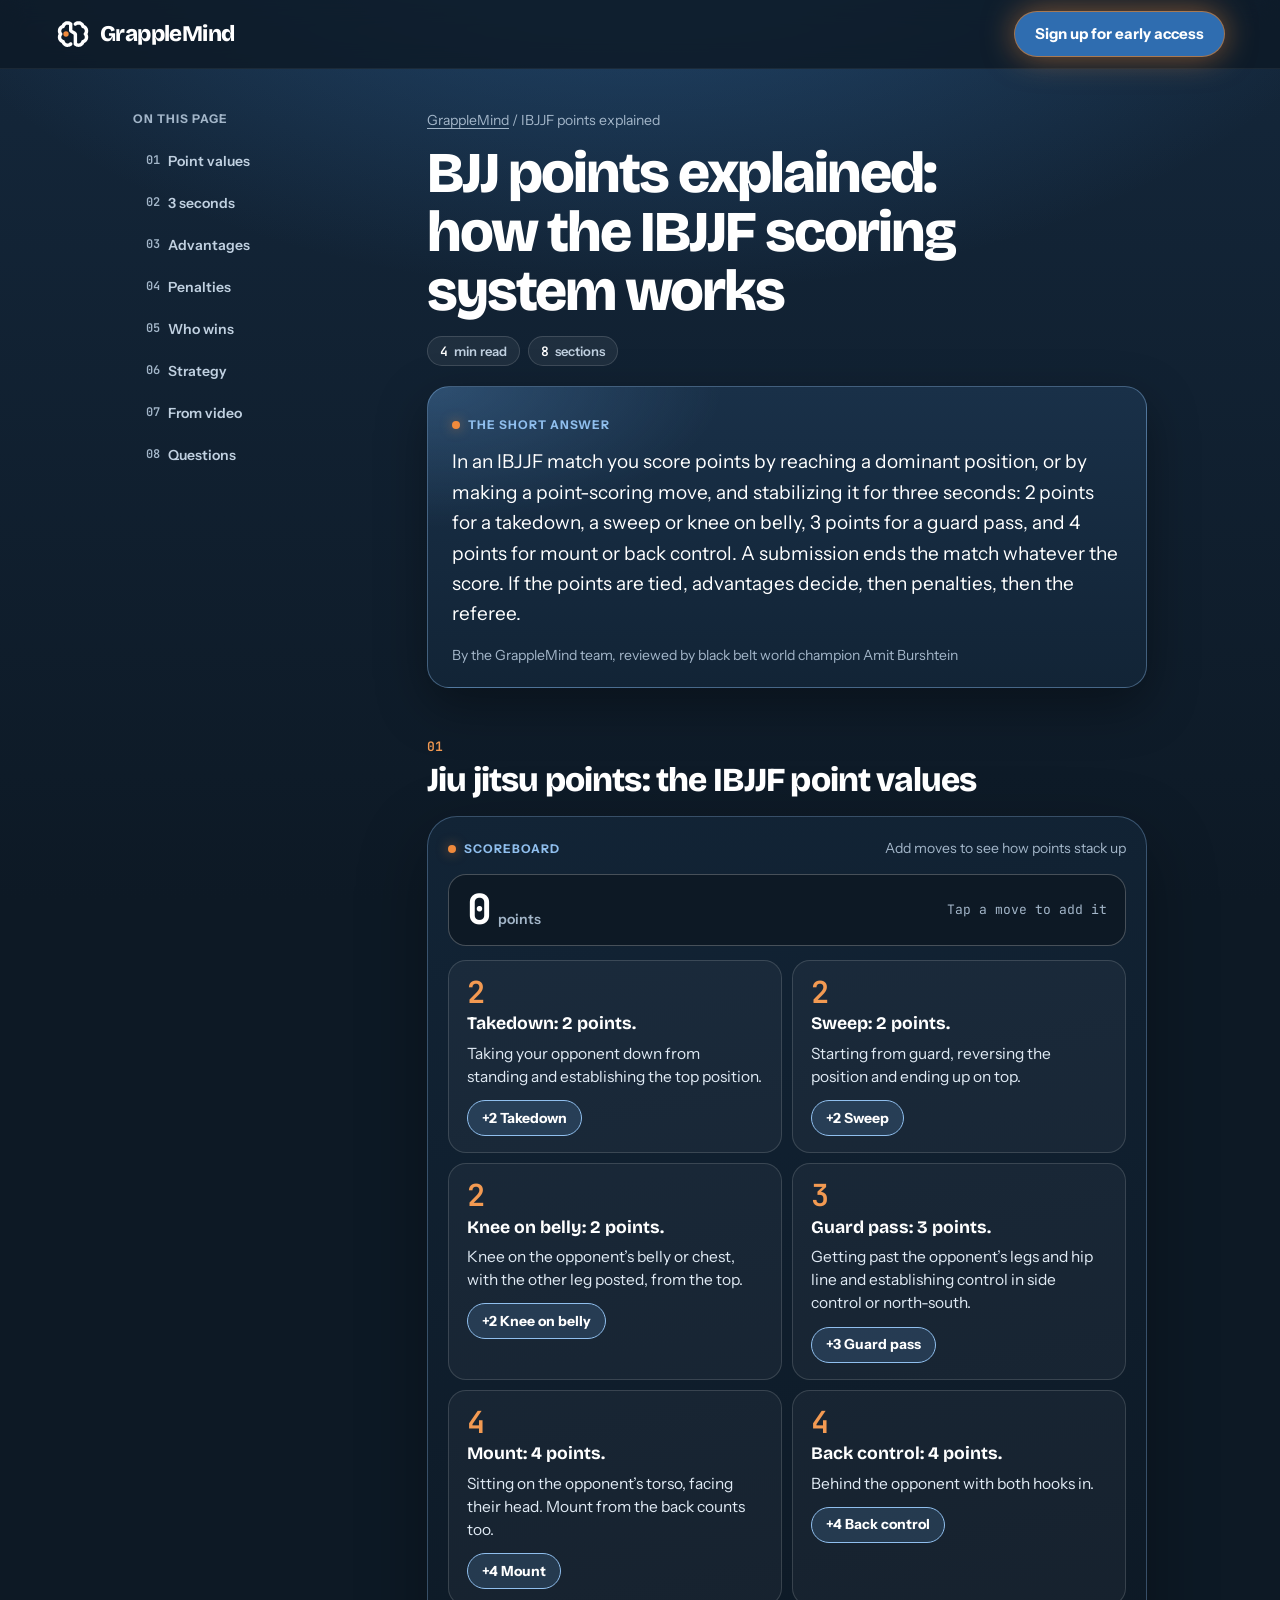
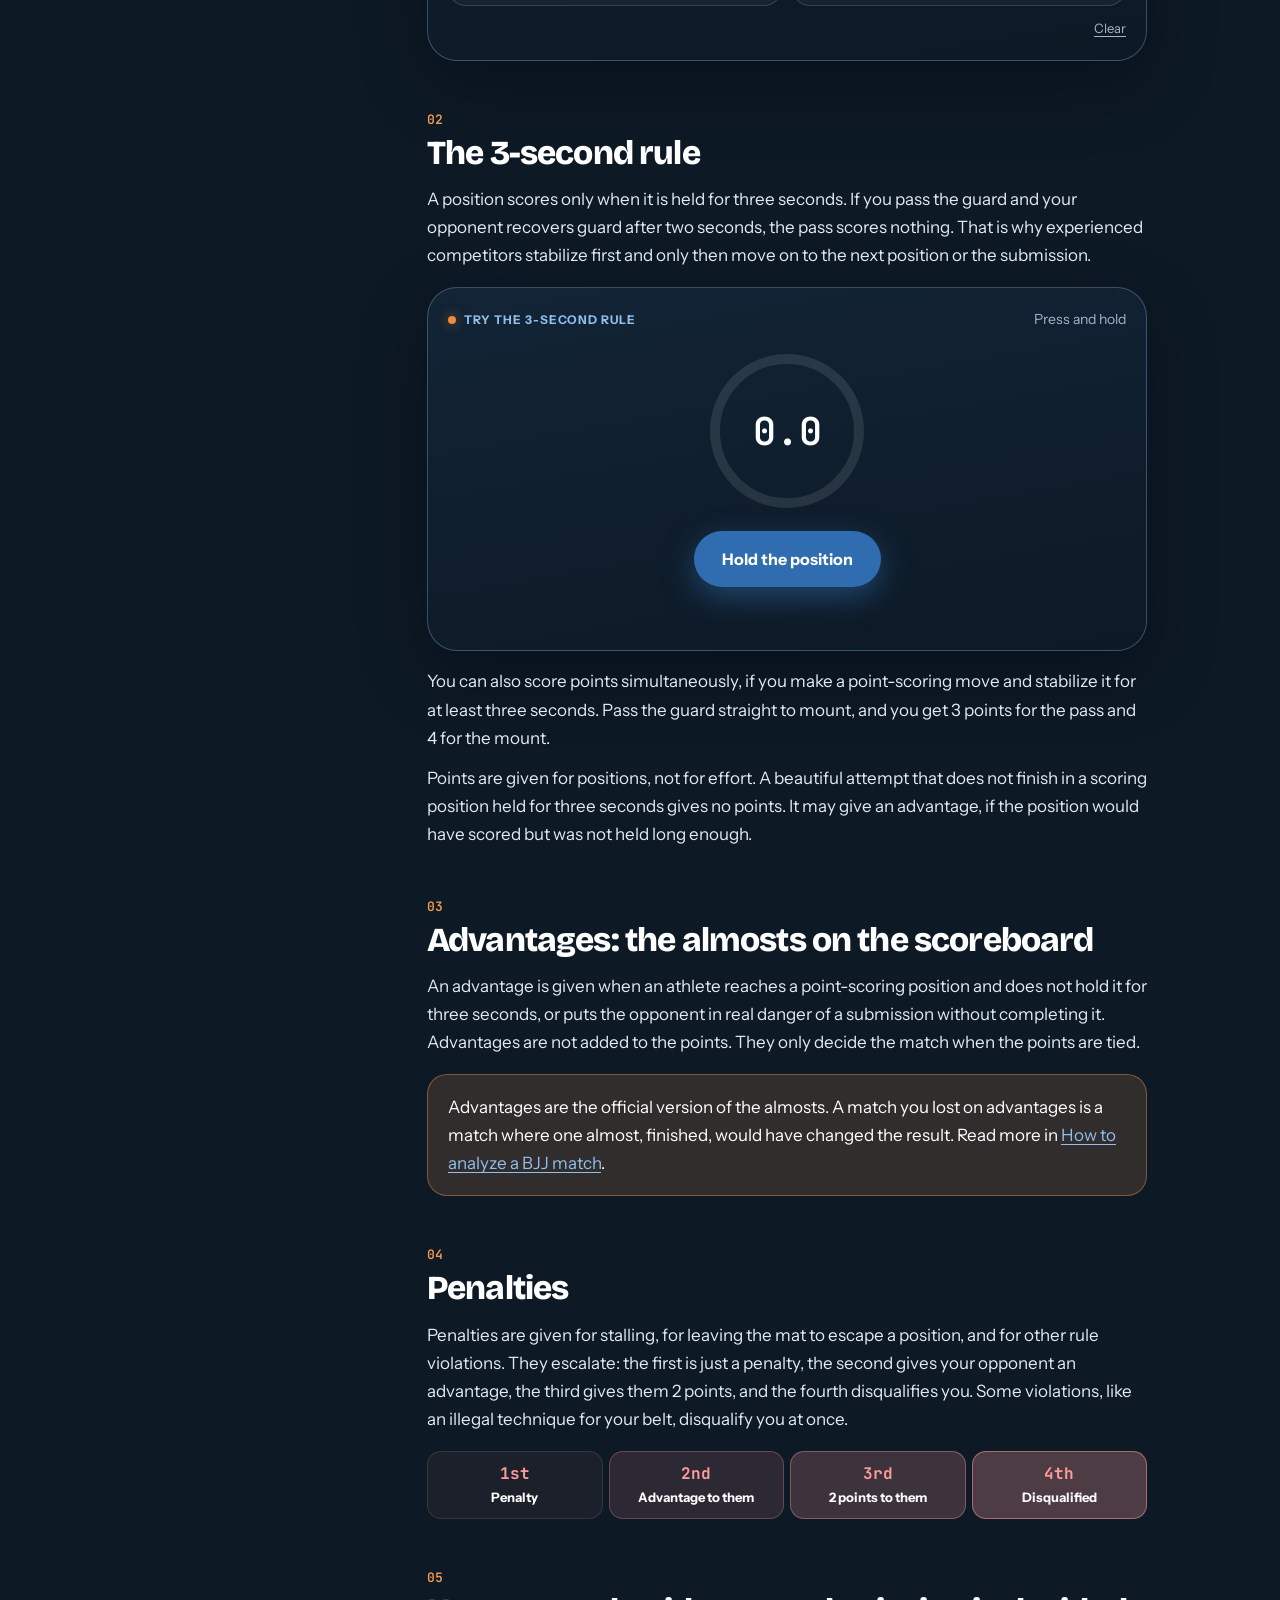
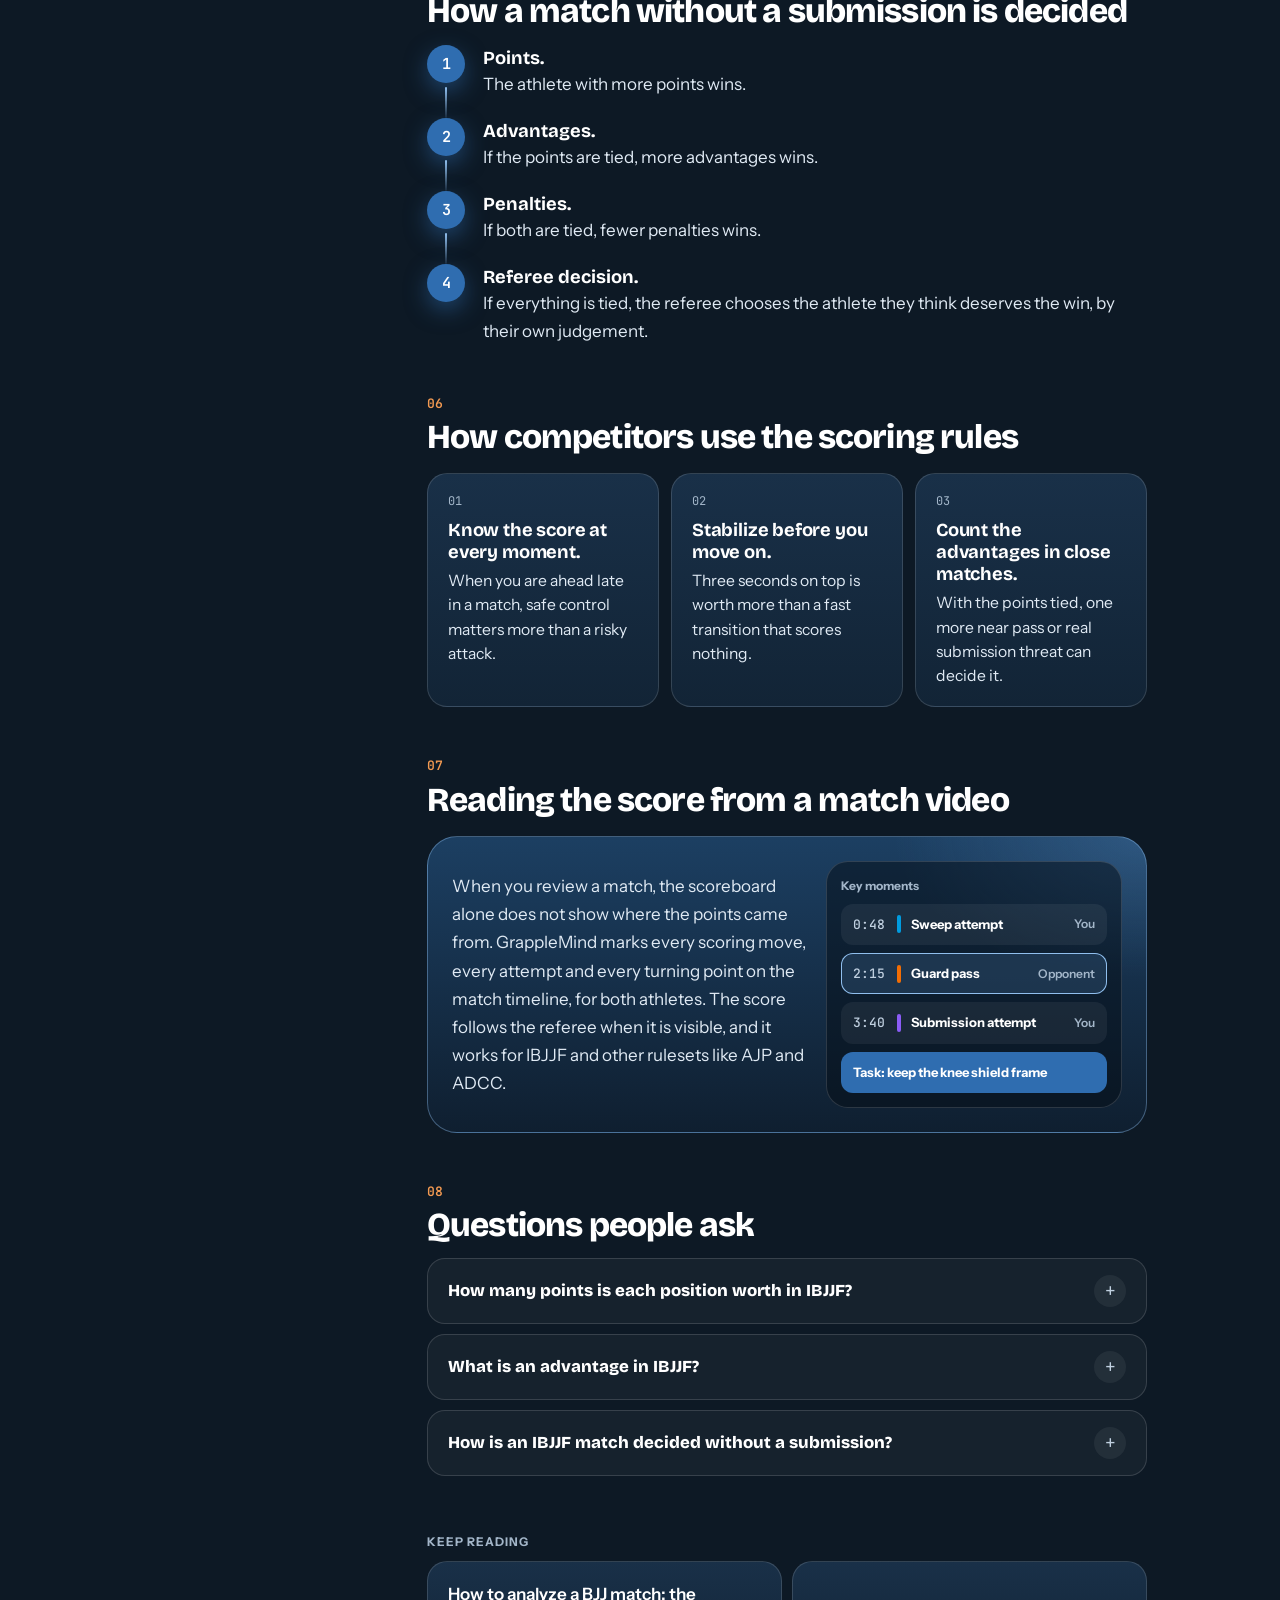
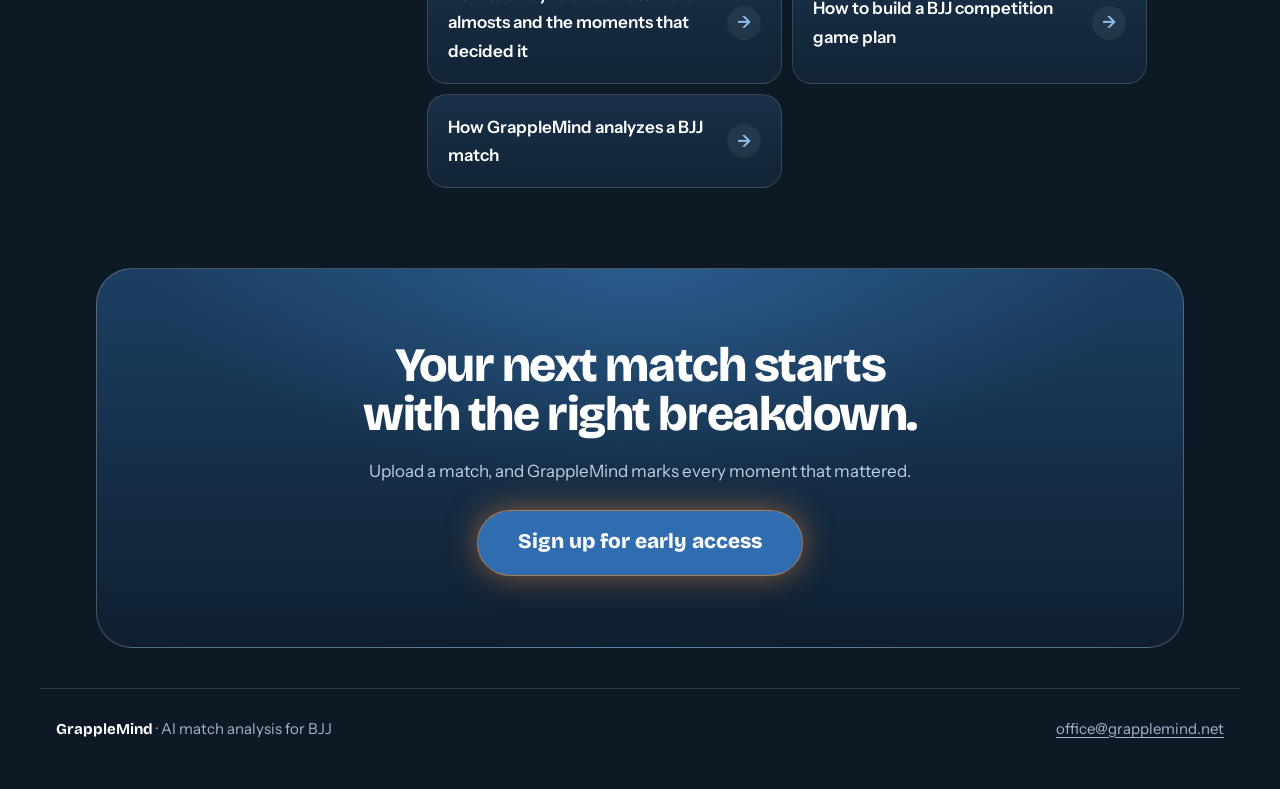
<file: ibjjf-points-explained/index.html>
<!doctype html>
<html lang="en" class="no-js">
<head>
<!-- Google tag (Google Analytics) -->
<script async src="https://www.googletagmanager.com/gtm.js?id=GTM-PMDFW2C8"></script>
<script>
  window.dataLayer = window.dataLayer || [];
  function gtag(){dataLayer.push(arguments);}
  gtag('js', new Date());
</script>
<meta charset="utf-8">
<script>document.documentElement.className = "js";</script>
<meta name="viewport" content="width=device-width, initial-scale=1, viewport-fit=cover">
<title>BJJ Points Explained: The IBJJF Scoring System | GrappleMind</title>
<meta name="description" content="IBJJF points explained from a competitor’s point of view: takedowns, sweeps, guard passes, mount and back control, the 3-second rule, advantages, penalties and how ties are decided.">
<meta name="theme-color" content="#0d1925">
<link rel="canonical" href="https://grapplemind.net/ibjjf-points-explained/">
<meta property="og:type" content="article">
<meta property="og:site_name" content="GrappleMind">
<meta property="og:url" content="https://grapplemind.net/ibjjf-points-explained/">
<meta property="og:title" content="BJJ points explained: how the IBJJF scoring system works">
<meta property="og:description" content="IBJJF points explained from a competitor’s point of view: takedowns, sweeps, guard passes, mount and back control, the 3-second rule, advantages, penalties and how ties are decided.">
<meta property="og:image" content="https://grapplemind.net/og-image.png">
<meta name="twitter:card" content="summary_large_image">
<link rel="icon" type="image/png" sizes="512x512" href="/icon-512.png">
<link rel="apple-touch-icon" href="/icon-512.png">
<link rel="preconnect" href="https://fonts.googleapis.com">
<link rel="preconnect" href="https://fonts.gstatic.com" crossorigin>
<link rel="stylesheet" href="https://fonts.googleapis.com/css2?family=Bricolage+Grotesque:opsz,wght@12..96,600..800&family=Instrument+Sans:wght@400;500;600;700&family=JetBrains+Mono:wght@500;600&display=swap">
<link rel="stylesheet" href="/assets/guide.css">
<script src="/assets/guide.js" defer></script>
<script type="application/ld+json">
{
  "@context": "https://schema.org",
  "@graph": [
    {
      "@type": "Article",
      "headline": "BJJ points explained: how the IBJJF scoring system works",
      "description": "IBJJF points explained from a competitor’s point of view: takedowns, sweeps, guard passes, mount and back control, the 3-second rule, advantages, penalties and how ties are decided.",
      "url": "https://grapplemind.net/ibjjf-points-explained/",
      "inLanguage": "en",
      "image": "https://grapplemind.net/og-image.png",
      "dateModified": "2026-11-03",
      "author": {
        "@id": "https://grapplemind.net/#org"
      },
      "publisher": {
        "@id": "https://grapplemind.net/#org"
      }
    },
    {
      "@type": "BreadcrumbList",
      "itemListElement": [
        {
          "@type": "ListItem",
          "position": 1,
          "name": "GrappleMind",
          "item": "https://grapplemind.net/"
        },
        {
          "@type": "ListItem",
          "position": 2,
          "name": "IBJJF points explained",
          "item": "https://grapplemind.net/ibjjf-points-explained/"
        }
      ]
    },
    {
      "@type": "FAQPage",
      "mainEntity": [
        {
          "@type": "Question",
          "name": "How many points is each position worth in IBJJF?",
          "acceptedAnswer": {
            "@type": "Answer",
            "text": "A takedown, a sweep and knee on belly are worth 2 points, a guard pass is worth 3 points, and mount and back control are worth 4 points. A position scores only when it is stabilized for three seconds."
          }
        },
        {
          "@type": "Question",
          "name": "What is an advantage in IBJJF?",
          "acceptedAnswer": {
            "@type": "Answer",
            "text": "An advantage is given when an athlete reaches a point-scoring position and does not hold it for three seconds, or puts the opponent in real danger of a submission without completing it. Advantages are not added to the points. They only decide the match when the points are tied."
          }
        },
        {
          "@type": "Question",
          "name": "How is an IBJJF match decided without a submission?",
          "acceptedAnswer": {
            "@type": "Answer",
            "text": "The athlete with more points wins. If the points are tied, more advantages wins. If both are tied, fewer penalties wins. If everything is tied, the referee decides who deserves the win."
          }
        }
      ]
    }
  ]
}
</script>
</head>
<body>
<div class="progress" aria-hidden="true"><i></i></div>
<header class="top"><div class="wrap top__row">
<a class="brand" href="/" aria-label="GrappleMind home"><svg width="34" height="34" viewBox="0 0 100 100" fill="none" aria-hidden="true"><path d="M32.7 12.2 L36.7 12.4 L41.1 13.6 L44.1 15.1 L45.6 16.1 L47.3 17.7 L47.8 18.5 L48.2 19.9 L48.2 37.9 L49.6 38.9 L53.7 41.0 L57.4 43.2 L60.2 46.0 L60.8 46.9 L61.7 49.0 L62.0 50.3 L62.0 76.7 L63.0 77.2 L65.0 77.7 L67.3 77.7 L69.4 77.1 L70.7 76.4 L73.1 74.1 L73.7 73.2 L74.1 72.4 L74.6 70.7 L75.3 69.4 L76.5 68.2 L79.8 67.0 L80.9 66.3 L82.9 64.4 L83.8 63.0 L84.5 60.8 L84.5 59.8 L84.6 59.6 L84.5 57.6 L84.2 56.4 L83.5 54.7 L82.3 53.3 L81.4 51.6 L81.2 49.1 L81.8 47.5 L83.2 45.9 L83.9 44.5 L84.6 41.6 L84.5 39.3 L84.1 37.9 L83.5 36.7 L82.1 34.9 L80.2 33.4 L79.0 32.8 L77.4 32.4 L76.4 31.8 L75.2 30.6 L74.6 29.4 L74.1 27.8 L73.1 26.0 L71.8 24.5 L69.4 23.1 L67.0 22.5 L64.1 22.6 L61.5 23.6 L59.6 25.1 L58.7 25.6 L57.6 25.9 L55.6 25.7 L53.8 24.8 L52.7 23.5 L51.9 21.7 L51.9 19.9 L52.4 18.5 L52.8 17.7 L54.6 16.1 L56.8 14.6 L59.0 13.6 L62.6 12.5 L64.7 12.4 L64.8 12.2 L67.5 12.2 L67.6 12.4 L70.3 12.7 L73.1 13.6 L75.0 14.5 L78.3 16.7 L80.2 18.6 L81.4 20.1 L82.3 21.4 L83.2 23.3 L83.6 23.8 L86.0 25.0 L88.3 26.8 L90.3 28.7 L92.3 31.6 L93.2 33.4 L94.1 35.9 L94.7 39.0 L94.7 43.0 L94.6 43.2 L94.3 45.6 L93.7 47.5 L92.5 50.0 L94.0 53.6 L94.7 57.1 L94.7 61.1 L94.1 64.2 L93.2 66.7 L92.3 68.5 L90.3 71.5 L88.3 73.4 L87.0 74.4 L84.9 75.8 L83.6 76.4 L83.2 76.8 L82.0 79.2 L80.2 81.5 L78.6 83.2 L75.8 85.2 L73.4 86.4 L70.3 87.5 L67.6 87.8 L67.5 87.9 L63.5 87.8 L60.8 87.2 L58.3 86.3 L56.8 85.5 L54.0 83.6 L53.0 82.6 L52.4 81.7 L51.9 80.4 L51.9 51.9 L49.9 50.4 L46.2 48.7 L42.7 46.6 L40.2 44.2 L39.5 43.2 L38.7 41.7 L38.2 39.5 L38.2 23.5 L36.1 22.6 L35.3 22.6 L35.2 22.5 L32.2 22.6 L30.8 23.1 L29.0 24.1 L28.2 24.7 L26.5 26.9 L25.0 30.6 L23.3 32.1 L21.1 32.8 L19.1 34.0 L18.0 34.9 L16.8 36.4 L15.8 38.7 L15.5 41.6 L16.2 44.5 L17.0 45.9 L18.3 47.5 L18.8 48.5 L18.9 51.0 L18.2 52.8 L17.0 54.3 L15.9 56.4 L15.5 58.6 L15.6 60.8 L16.1 62.3 L16.8 63.8 L18.5 65.7 L20.4 67.0 L23.6 68.2 L24.8 69.4 L25.6 70.7 L26.0 72.4 L26.5 73.2 L27.0 74.1 L29.4 76.4 L30.8 77.1 L32.8 77.7 L35.2 77.7 L37.9 76.9 L40.2 75.2 L41.4 74.6 L42.7 74.3 L44.5 74.4 L46.3 75.3 L47.8 77.1 L48.2 78.4 L48.2 80.2 L47.8 81.7 L47.2 82.6 L46.2 83.6 L44.1 85.1 L42.2 86.1 L39.3 87.2 L36.7 87.8 L35.5 87.8 L35.3 87.9 L32.7 87.9 L28.8 87.2 L26.8 86.4 L24.4 85.2 L21.6 83.2 L18.8 80.1 L17.4 78.0 L17.0 76.8 L16.5 76.4 L14.2 75.2 L11.8 73.4 L9.3 70.7 L7.8 68.5 L6.9 66.7 L6.0 64.2 L5.4 61.1 L5.4 57.1 L5.6 57.0 L5.9 54.6 L6.8 51.9 L7.7 50.3 L6.2 46.6 L5.4 43.0 L5.6 37.9 L6.0 35.9 L6.9 33.4 L8.2 30.9 L9.9 28.7 L11.9 26.6 L13.3 25.6 L14.6 24.7 L16.5 23.8 L17.0 23.3 L17.9 21.4 L18.8 20.1 L19.9 18.6 L21.9 16.7 L24.1 15.1 L27.0 13.6 L29.9 12.7 L32.5 12.4Z" fill="currentColor"/><circle cx="29.38" cy="50.08" r="7.88" fill="var(--mark)"/></svg><span class="brand__name">GrappleMind</span></a>
<a class="join" href="/#join">Sign up<span class="long">&nbsp;for early access</span></a>
</div></header>
<main class="guide">
<nav class="toc" aria-label="On this page"><p class="toc__title">On this page</p><ol>
<li><a href="#values"><span>01</span>Point values</a></li>
<li><a href="#three-seconds"><span>02</span>3 seconds</a></li>
<li><a href="#advantages"><span>03</span>Advantages</a></li>
<li><a href="#penalties"><span>04</span>Penalties</a></li>
<li><a href="#tiebreak"><span>05</span>Who wins</a></li>
<li><a href="#strategy"><span>06</span>Strategy</a></li>
<li><a href="#video"><span>07</span>From video</a></li>
<li><a href="#questions"><span>08</span>Questions</a></li>
</ol></nav>
<article>
<p class="crumbs"><a href="/">GrappleMind</a> / IBJJF points explained</p>
<h1>BJJ points explained: how the IBJJF scoring system works</h1>
<div class="meta"><span class="pill"><b>4</b> min read</span><span class="pill"><b>8</b> sections</span></div>
<div class="answer">
<span class="label">The short answer</span>
<p class="lead">In an IBJJF match you score points by reaching a dominant position, or by making a point-scoring move, and stabilizing it for three seconds: 2 points for a takedown, a sweep or knee on belly, 3 points for a guard pass, and 4 points for mount or back control. A submission ends the match whatever the score. If the points are tied, advantages decide, then penalties, then the referee.</p>
<p class="byline">By the GrappleMind team, reviewed by black belt world champion Amit Burshtein</p>
</div>

<section class="sec" id="values" data-short="Point values">
<h2>Jiu jitsu points: the IBJJF point values</h2>
<div class="tool rv" data-score>
<div class="tool__head"><span class="label">Scoreboard</span><span class="tool__hint">Add moves to see how points stack up</span></div>
<div class="score__board"><span class="score__num"><b>0</b><small>points</small></span><span class="score__log" aria-live="polite"></span></div>
<ul class="pts">
<li data-pts="2"><strong>Takedown: 2 points.</strong> Taking your opponent down from standing and establishing the top position.</li>
<li data-pts="2"><strong>Sweep: 2 points.</strong> Starting from guard, reversing the position and ending up on top.</li>
<li data-pts="2"><strong>Knee on belly: 2 points.</strong> Knee on the opponent&rsquo;s belly or chest, with the other leg posted, from the top.</li>
<li data-pts="3"><strong>Guard pass: 3 points.</strong> Getting past the opponent&rsquo;s legs and hip line and establishing control in side control or north-south.</li>
<li data-pts="4"><strong>Mount: 4 points.</strong> Sitting on the opponent&rsquo;s torso, facing their head. Mount from the back counts too.</li>
<li data-pts="4"><strong>Back control: 4 points.</strong> Behind the opponent with both hooks in.</li>
</ul>
<div class="tool__head" style="margin:12px 0 0;justify-content:flex-end"><button class="reset" type="button">Clear</button></div>
</div>
</section>

<section class="sec" id="three-seconds" data-short="3 seconds">
<h2>The 3-second rule</h2>
<p>A position scores only when it is held for three seconds. If you pass the guard and your opponent recovers guard after two seconds, the pass scores nothing. That is why experienced competitors stabilize first and only then move on to the next position or the submission.</p>
<div class="tool hold rv" aria-label="Try the three-second rule">
<div class="tool__head" style="width:100%;margin:0"><span class="label">Try the 3-second rule</span><span class="tool__hint">Press and hold</span></div>
<div class="hold__ring"><svg viewBox="0 0 168 168" aria-hidden="true"><circle class="hold__track" cx="84" cy="84" r="72"/><circle class="hold__arc" cx="84" cy="84" r="72"/></svg><span class="hold__sec" aria-hidden="true">0.0</span></div>
<button class="hold__btn" type="button">Hold the position</button>
<p class="hold__out" aria-live="polite"></p>
</div>
<p>You can also score points simultaneously, if you make a point-scoring move and stabilize it for at least three seconds. Pass the guard straight to mount, and you get 3 points for the pass and 4 for the mount.</p>
<p>Points are given for positions, not for effort. A beautiful attempt that does not finish in a scoring position held for three seconds gives no points. It may give an advantage, if the position would have scored but was not held long enough.</p>
</section>

<section class="sec" id="advantages" data-short="Advantages">
<h2>Advantages: the almosts on the scoreboard</h2>
<p>An advantage is given when an athlete reaches a point-scoring position and does not hold it for three seconds, or puts the opponent in real danger of a submission without completing it. Advantages are not added to the points. They only decide the match when the points are tied.</p>
<div class="note rv"><p>Advantages are the official version of the almosts. A match you lost on advantages is a match where one almost, finished, would have changed the result. Read more in <a href="/how-to-analyze-bjj-matches/">How to analyze a BJJ match</a>.</p></div>
</section>

<section class="sec" id="penalties" data-short="Penalties">
<h2>Penalties</h2>
<p>Penalties are given for stalling, for leaving the mat to escape a position, and for other rule violations. They escalate: the first is just a penalty, the second gives your opponent an advantage, the third gives them 2 points, and the fourth disqualifies you. Some violations, like an illegal technique for your belt, disqualify you at once.</p>
<ol class="ladder rv" aria-hidden="true"><li style="--n:0"><b>1st</b>Penalty</li><li style="--n:1"><b>2nd</b>Advantage to them</li><li style="--n:2"><b>3rd</b>2 points to them</li><li style="--n:3"><b>4th</b>Disqualified</li></ol>
</section>

<section class="sec" id="tiebreak" data-short="Who wins">
<h2>How a match without a submission is decided</h2>
<ol class="steps">
<li class="rv"><strong>Points.</strong> The athlete with more points wins.</li>
<li class="rv"><strong>Advantages.</strong> If the points are tied, more advantages wins.</li>
<li class="rv"><strong>Penalties.</strong> If both are tied, fewer penalties wins.</li>
<li class="rv"><strong>Referee decision.</strong> If everything is tied, the referee chooses the athlete they think deserves the win, by their own judgement.</li>
</ol>
</section>

<section class="sec" id="strategy" data-short="Strategy">
<h2>How competitors use the scoring rules</h2>
<ul class="cards cards--3">
<li class="rv"><strong>Know the score at every moment.</strong> When you are ahead late in a match, safe control matters more than a risky attack.</li>
<li class="rv"><strong>Stabilize before you move on.</strong> Three seconds on top is worth more than a fast transition that scores nothing.</li>
<li class="rv"><strong>Count the advantages in close matches.</strong> With the points tied, one more near pass or real submission threat can decide it.</li>
</ul>
</section>

<section class="sec" id="video" data-short="From video">
<h2>Reading the score from a match video</h2>
<div class="app rv">
<p>When you review a match, the scoreboard alone does not show where the points came from. GrappleMind marks every scoring move, every attempt and every turning point on the match timeline, for both athletes. The score follows the referee when it is visible, and it works for IBJJF and other rulesets like AJP and ADCC.</p>
<div class="app__screen" aria-hidden="true">
<span class="app__title">Key moments</span>
<div class="mo"><time>0:48</time><i style="--c:var(--ev-sweepatt)"></i>Sweep attempt<span>You</span></div>
<div class="mo is-on"><time>2:15</time><i style="--c:var(--ev-guardpass)"></i>Guard pass<span>Opponent</span></div>
<div class="mo"><time>3:40</time><i style="--c:var(--ev-subatt)"></i>Submission attempt<span>You</span></div>
<div class="task">Task: keep the knee shield frame</div>
</div>
</div>
</section>

<section class="sec" id="questions" data-short="Questions">
<h2>Questions people ask</h2>
<div class="faq">
<details><summary><h3>How many points is each position worth in IBJJF?</h3></summary><p>A takedown, a sweep and knee on belly are worth 2 points, a guard pass is worth 3 points, and mount and back control are worth 4 points. A position scores only when it is stabilized for three seconds.</p></details>
<details><summary><h3>What is an advantage in IBJJF?</h3></summary><p>An advantage is given when an athlete reaches a point-scoring position and does not hold it for three seconds, or puts the opponent in real danger of a submission without completing it. Advantages are not added to the points. They only decide the match when the points are tied.</p></details>
<details><summary><h3>How is an IBJJF match decided without a submission?</h3></summary><p>The athlete with more points wins. If the points are tied, more advantages wins. If both are tied, fewer penalties wins. If everything is tied, the referee decides who deserves the win.</p></details>
</div>
</section>

<nav class="related" aria-label="Keep reading"><span class="related__label">Keep reading</span>
<a href="/how-to-analyze-bjj-matches/">How to analyze a BJJ match: the almosts and the moments that decided it</a>
<a href="/bjj-competition-game-plan/">How to build a BJJ competition game plan</a>
<a href="/how-it-works/">How GrappleMind analyzes a BJJ match</a>
</nav>
</article>
</main>
<section class="final"><div class="final__panel">
<h2>Your next match starts with the right breakdown.</h2>
<p>Upload a match, and GrappleMind marks every moment that mattered.</p>
<a class="join join--big" href="/#join">Sign up for early access</a>
</div></section>
<footer class="foot"><span><b>GrappleMind</b> &middot; AI match analysis for BJJ</span><a href="mailto:office@grapplemind.net">office@grapplemind.net</a></footer>
</body>
</html>
</file>
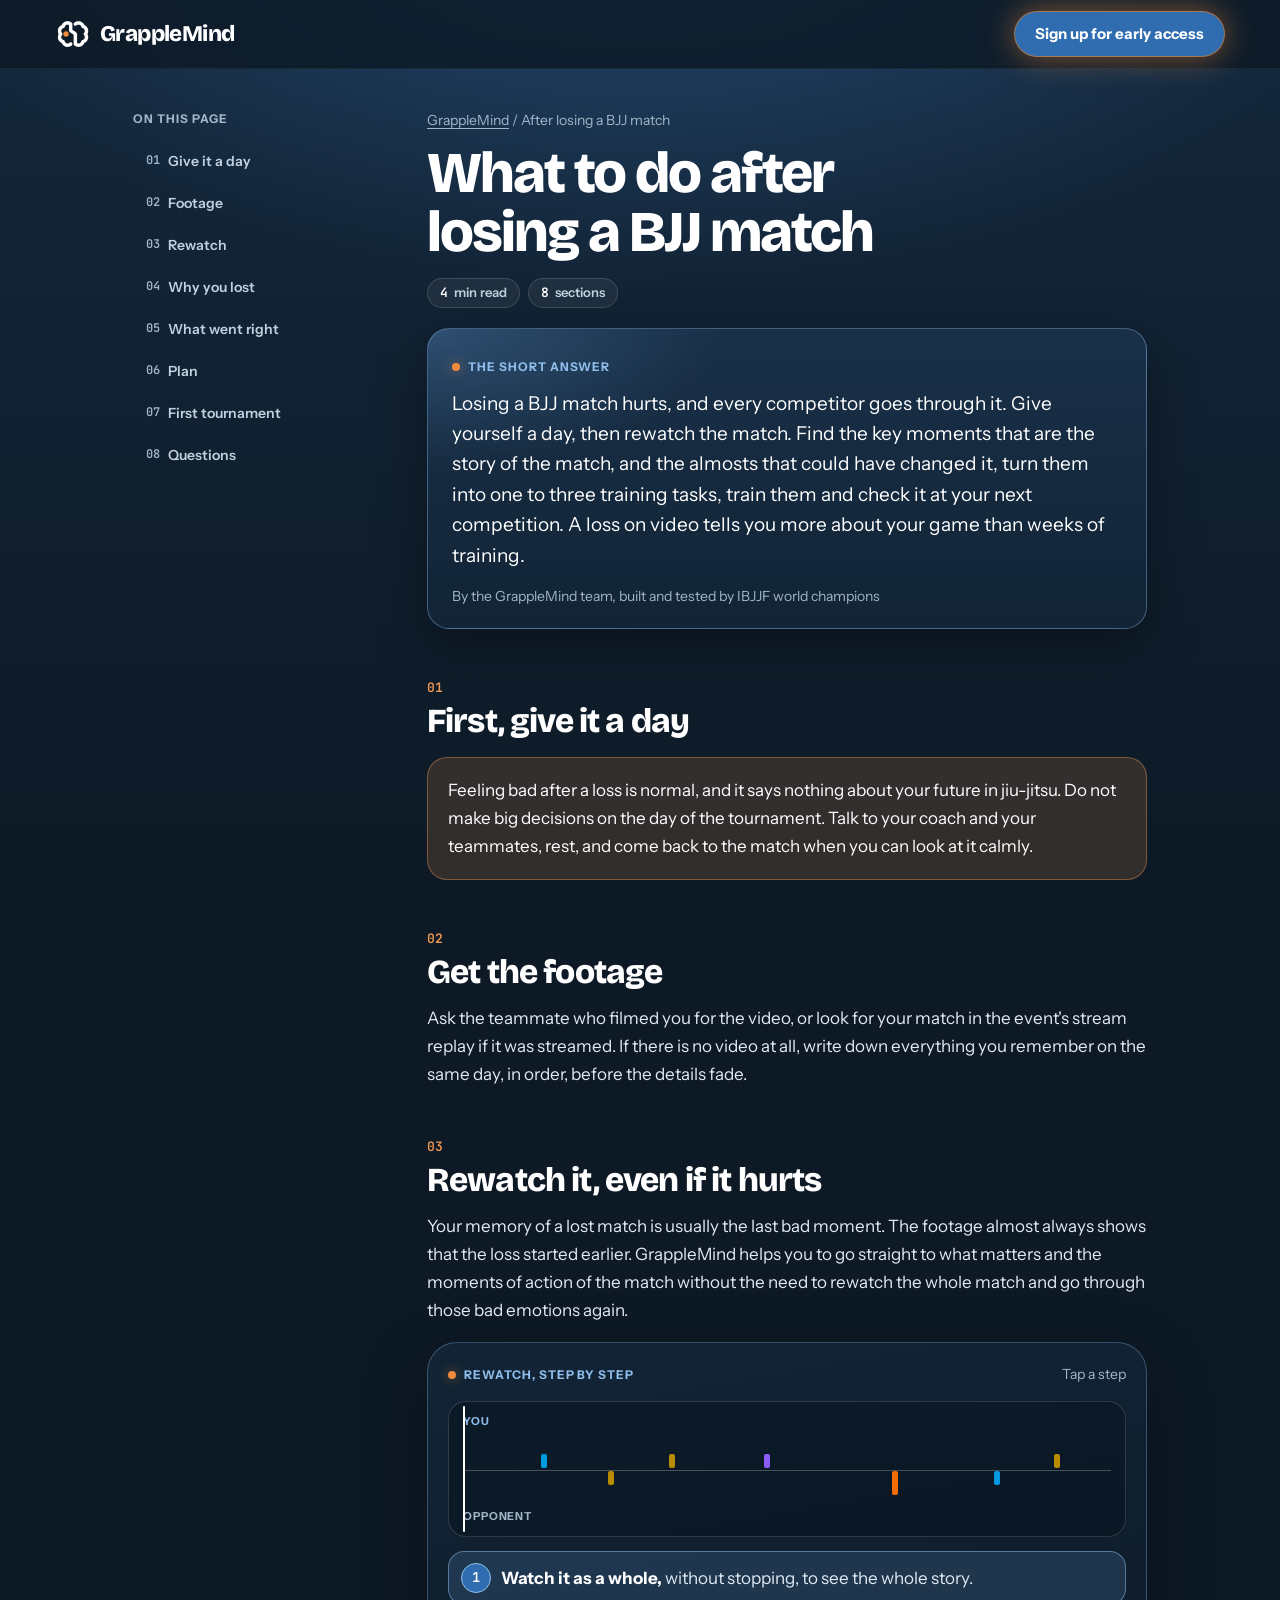
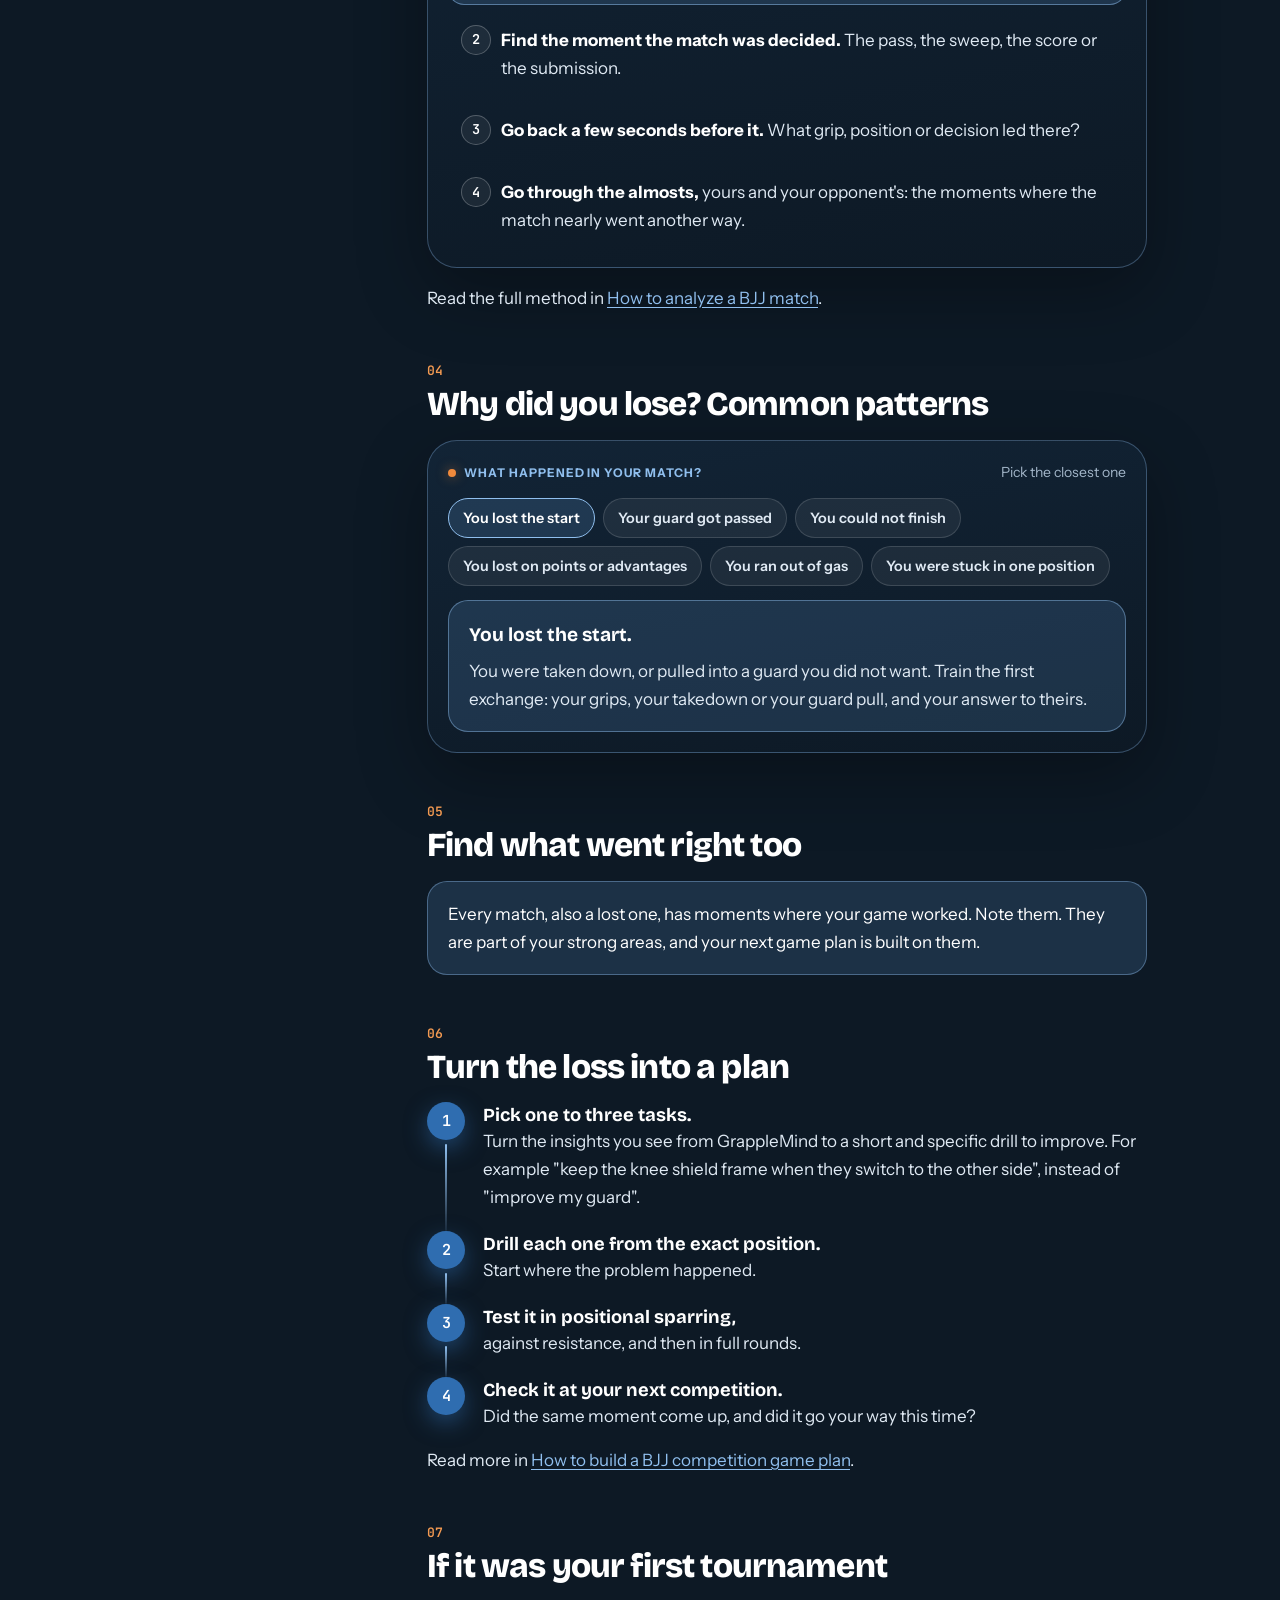
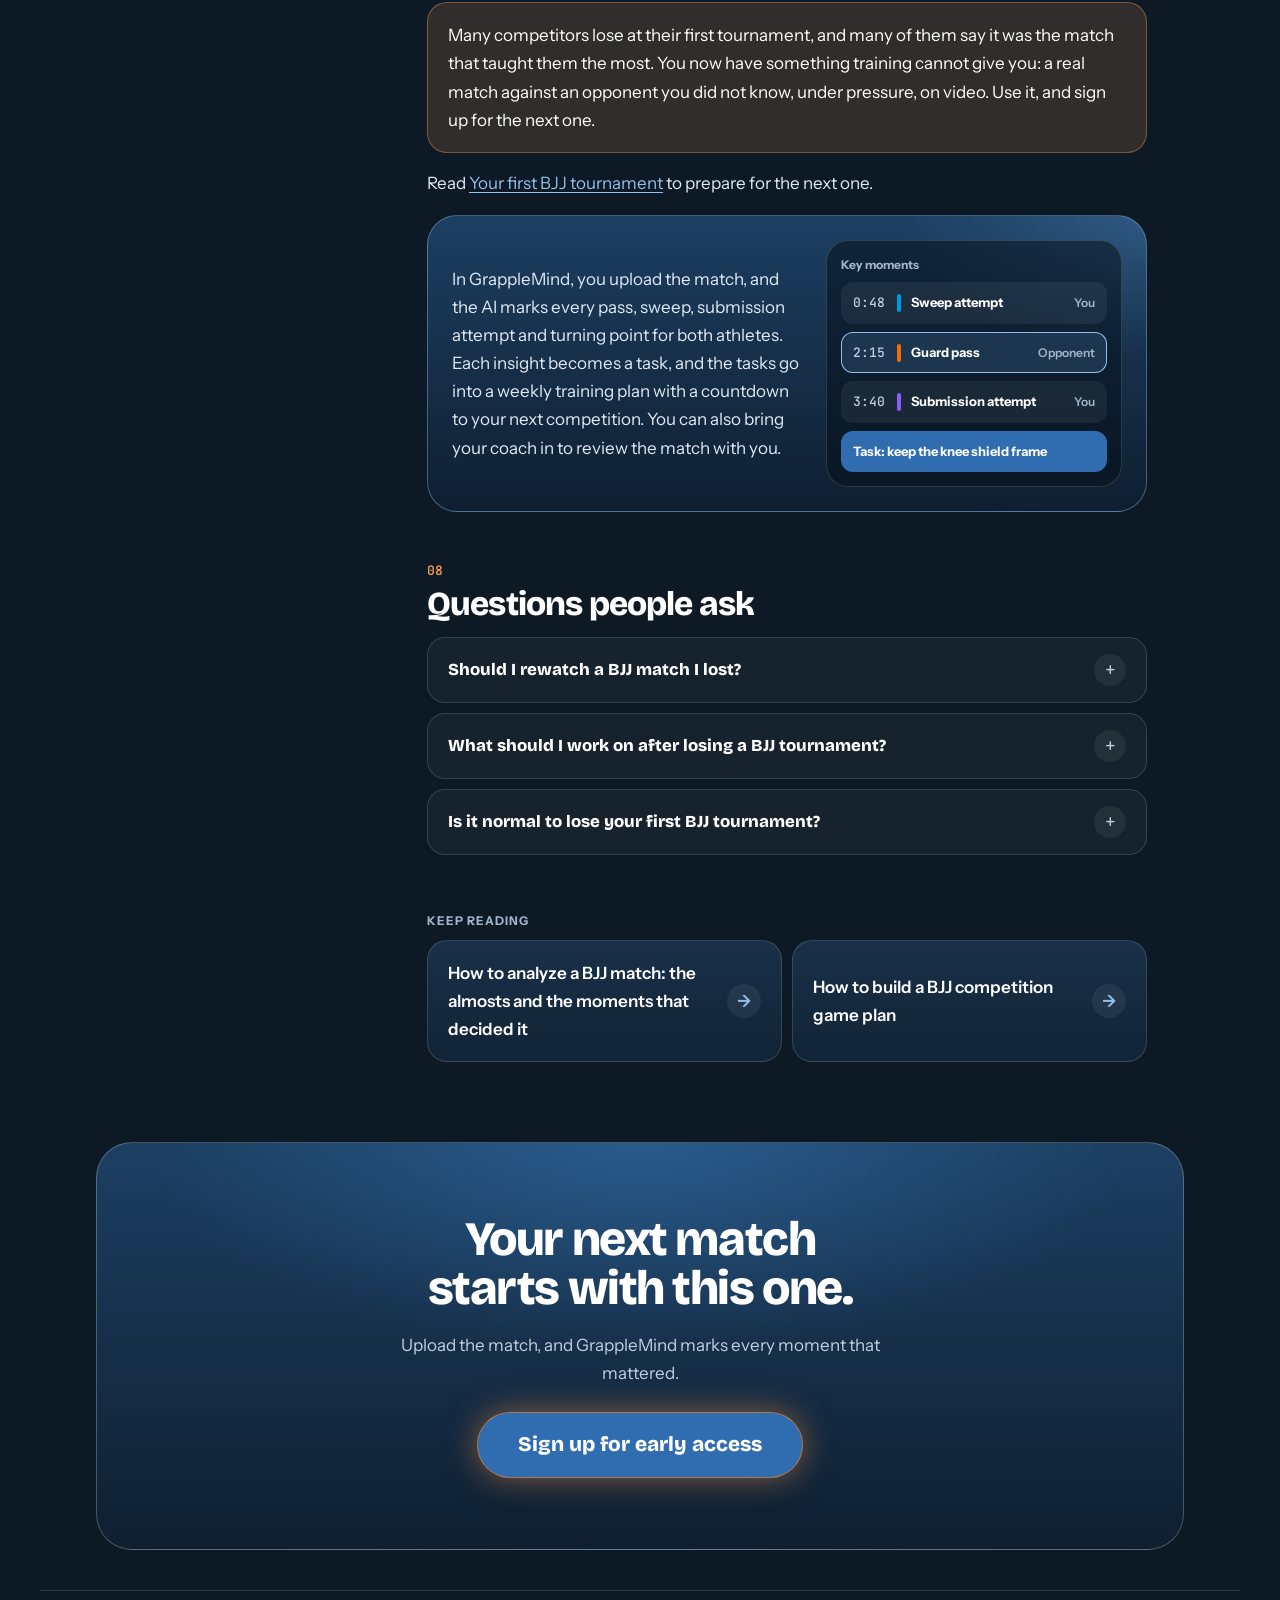
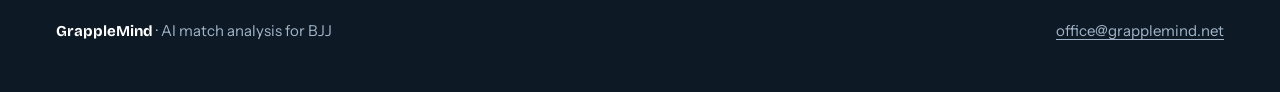
<file: learn-from-a-bjj-loss/index.html>
<!doctype html>
<html lang="en" class="no-js">
<head>
<!-- Google tag (Google Analytics) -->
<script async src="https://www.googletagmanager.com/gtm.js?id=GTM-PMDFW2C8"></script>
<script>
  window.dataLayer = window.dataLayer || [];
  function gtag(){dataLayer.push(arguments);}
  gtag('js', new Date());
</script>
<meta charset="utf-8">
<script>document.documentElement.className = "js";</script>
<meta name="viewport" content="width=device-width, initial-scale=1, viewport-fit=cover">
<title>What to Do After Losing a BJJ Match | GrappleMind</title>
<meta name="description" content="Lost a BJJ match or your first tournament? How to rewatch the loss, find out why it happened, and turn it into a training plan for your next competition.">
<meta name="theme-color" content="#0d1925">
<link rel="canonical" href="https://grapplemind.net/learn-from-a-bjj-loss/">
<meta property="og:type" content="article">
<meta property="og:site_name" content="GrappleMind">
<meta property="og:url" content="https://grapplemind.net/learn-from-a-bjj-loss/">
<meta property="og:title" content="What to do after losing a BJJ match">
<meta property="og:description" content="Lost a BJJ match or your first tournament? How to rewatch the loss, find out why it happened, and turn it into a training plan for your next competition.">
<meta property="og:image" content="https://grapplemind.net/og-image.png">
<meta name="twitter:card" content="summary_large_image">
<link rel="icon" type="image/png" sizes="512x512" href="/icon-512.png">
<link rel="apple-touch-icon" href="/icon-512.png">
<link rel="preconnect" href="https://fonts.googleapis.com">
<link rel="preconnect" href="https://fonts.gstatic.com" crossorigin>
<link rel="stylesheet" href="https://fonts.googleapis.com/css2?family=Bricolage+Grotesque:opsz,wght@12..96,600..800&family=Instrument+Sans:wght@400;500;600;700&family=JetBrains+Mono:wght@500;600&display=swap">
<link rel="stylesheet" href="/assets/guide.css">
<script src="/assets/guide.js" defer></script>
<script type="application/ld+json">
{
  "@context": "https://schema.org",
  "@graph": [
    {
      "@type": "Article",
      "headline": "What to do after losing a BJJ match",
      "description": "Lost a BJJ match or your first tournament? How to rewatch the loss, find out why it happened, and turn it into a training plan for your next competition.",
      "url": "https://grapplemind.net/learn-from-a-bjj-loss/",
      "inLanguage": "en",
      "image": "https://grapplemind.net/og-image.png",
      "dateModified": "2026-11-11",
      "author": {
        "@id": "https://grapplemind.net/#org"
      },
      "publisher": {
        "@id": "https://grapplemind.net/#org"
      }
    },
    {
      "@type": "BreadcrumbList",
      "itemListElement": [
        {
          "@type": "ListItem",
          "position": 1,
          "name": "GrappleMind",
          "item": "https://grapplemind.net/"
        },
        {
          "@type": "ListItem",
          "position": 2,
          "name": "After losing a BJJ match",
          "item": "https://grapplemind.net/learn-from-a-bjj-loss/"
        }
      ]
    },
    {
      "@type": "FAQPage",
      "mainEntity": [
        {
          "@type": "Question",
          "name": "Should I rewatch a BJJ match I lost?",
          "acceptedAnswer": {
            "@type": "Answer",
            "text": "Yes, after a day or two, when you can look at it calmly. The footage shows where the loss really started, which is usually earlier than the moment you remember."
          }
        },
        {
          "@type": "Question",
          "name": "What should I work on after losing a BJJ tournament?",
          "acceptedAnswer": {
            "@type": "Answer",
            "text": "Find the moment the match was decided and the almosts that could have changed it, then turn them into one to three specific tasks. Drill them from the position, test them in positional sparring, and check them at your next competition."
          }
        },
        {
          "@type": "Question",
          "name": "Is it normal to lose your first BJJ tournament?",
          "acceptedAnswer": {
            "@type": "Answer",
            "text": "Yes. Many competitors lose at their first tournament. The match is still valuable: it shows how your game works under real pressure, against someone you do not know."
          }
        }
      ]
    }
  ]
}
</script>
</head>
<body>
<div class="progress" aria-hidden="true"><i></i></div>
<header class="top"><div class="wrap top__row">
<a class="brand" href="/" aria-label="GrappleMind home"><svg width="34" height="34" viewBox="0 0 100 100" fill="none" aria-hidden="true"><path d="M32.7 12.2 L36.7 12.4 L41.1 13.6 L44.1 15.1 L45.6 16.1 L47.3 17.7 L47.8 18.5 L48.2 19.9 L48.2 37.9 L49.6 38.9 L53.7 41.0 L57.4 43.2 L60.2 46.0 L60.8 46.9 L61.7 49.0 L62.0 50.3 L62.0 76.7 L63.0 77.2 L65.0 77.7 L67.3 77.7 L69.4 77.1 L70.7 76.4 L73.1 74.1 L73.7 73.2 L74.1 72.4 L74.6 70.7 L75.3 69.4 L76.5 68.2 L79.8 67.0 L80.9 66.3 L82.9 64.4 L83.8 63.0 L84.5 60.8 L84.5 59.8 L84.6 59.6 L84.5 57.6 L84.2 56.4 L83.5 54.7 L82.3 53.3 L81.4 51.6 L81.2 49.1 L81.8 47.5 L83.2 45.9 L83.9 44.5 L84.6 41.6 L84.5 39.3 L84.1 37.9 L83.5 36.7 L82.1 34.9 L80.2 33.4 L79.0 32.8 L77.4 32.4 L76.4 31.8 L75.2 30.6 L74.6 29.4 L74.1 27.8 L73.1 26.0 L71.8 24.5 L69.4 23.1 L67.0 22.5 L64.1 22.6 L61.5 23.6 L59.6 25.1 L58.7 25.6 L57.6 25.9 L55.6 25.7 L53.8 24.8 L52.7 23.5 L51.9 21.7 L51.9 19.9 L52.4 18.5 L52.8 17.7 L54.6 16.1 L56.8 14.6 L59.0 13.6 L62.6 12.5 L64.7 12.4 L64.8 12.2 L67.5 12.2 L67.6 12.4 L70.3 12.7 L73.1 13.6 L75.0 14.5 L78.3 16.7 L80.2 18.6 L81.4 20.1 L82.3 21.4 L83.2 23.3 L83.6 23.8 L86.0 25.0 L88.3 26.8 L90.3 28.7 L92.3 31.6 L93.2 33.4 L94.1 35.9 L94.7 39.0 L94.7 43.0 L94.6 43.2 L94.3 45.6 L93.7 47.5 L92.5 50.0 L94.0 53.6 L94.7 57.1 L94.7 61.1 L94.1 64.2 L93.2 66.7 L92.3 68.5 L90.3 71.5 L88.3 73.4 L87.0 74.4 L84.9 75.8 L83.6 76.4 L83.2 76.8 L82.0 79.2 L80.2 81.5 L78.6 83.2 L75.8 85.2 L73.4 86.4 L70.3 87.5 L67.6 87.8 L67.5 87.9 L63.5 87.8 L60.8 87.2 L58.3 86.3 L56.8 85.5 L54.0 83.6 L53.0 82.6 L52.4 81.7 L51.9 80.4 L51.9 51.9 L49.9 50.4 L46.2 48.7 L42.7 46.6 L40.2 44.2 L39.5 43.2 L38.7 41.7 L38.2 39.5 L38.2 23.5 L36.1 22.6 L35.3 22.6 L35.2 22.5 L32.2 22.6 L30.8 23.1 L29.0 24.1 L28.2 24.7 L26.5 26.9 L25.0 30.6 L23.3 32.1 L21.1 32.8 L19.1 34.0 L18.0 34.9 L16.8 36.4 L15.8 38.7 L15.5 41.6 L16.2 44.5 L17.0 45.9 L18.3 47.5 L18.8 48.5 L18.9 51.0 L18.2 52.8 L17.0 54.3 L15.9 56.4 L15.5 58.6 L15.6 60.8 L16.1 62.3 L16.8 63.8 L18.5 65.7 L20.4 67.0 L23.6 68.2 L24.8 69.4 L25.6 70.7 L26.0 72.4 L26.5 73.2 L27.0 74.1 L29.4 76.4 L30.8 77.1 L32.8 77.7 L35.2 77.7 L37.9 76.9 L40.2 75.2 L41.4 74.6 L42.7 74.3 L44.5 74.4 L46.3 75.3 L47.8 77.1 L48.2 78.4 L48.2 80.2 L47.8 81.7 L47.2 82.6 L46.2 83.6 L44.1 85.1 L42.2 86.1 L39.3 87.2 L36.7 87.8 L35.5 87.8 L35.3 87.9 L32.7 87.9 L28.8 87.2 L26.8 86.4 L24.4 85.2 L21.6 83.2 L18.8 80.1 L17.4 78.0 L17.0 76.8 L16.5 76.4 L14.2 75.2 L11.8 73.4 L9.3 70.7 L7.8 68.5 L6.9 66.7 L6.0 64.2 L5.4 61.1 L5.4 57.1 L5.6 57.0 L5.9 54.6 L6.8 51.9 L7.7 50.3 L6.2 46.6 L5.4 43.0 L5.6 37.9 L6.0 35.9 L6.9 33.4 L8.2 30.9 L9.9 28.7 L11.9 26.6 L13.3 25.6 L14.6 24.7 L16.5 23.8 L17.0 23.3 L17.9 21.4 L18.8 20.1 L19.9 18.6 L21.9 16.7 L24.1 15.1 L27.0 13.6 L29.9 12.7 L32.5 12.4Z" fill="currentColor"/><circle cx="29.38" cy="50.08" r="7.88" fill="var(--mark)"/></svg><span class="brand__name">GrappleMind</span></a>
<a class="join" href="/#join">Sign up<span class="long">&nbsp;for early access</span></a>
</div></header>
<main class="guide">
<nav class="toc" aria-label="On this page"><p class="toc__title">On this page</p><ol>
<li><a href="#give-it-a-day"><span>01</span>Give it a day</a></li>
<li><a href="#footage"><span>02</span>Footage</a></li>
<li><a href="#rewatch"><span>03</span>Rewatch</a></li>
<li><a href="#why-you-lost"><span>04</span>Why you lost</a></li>
<li><a href="#what-went-right"><span>05</span>What went right</a></li>
<li><a href="#plan"><span>06</span>Plan</a></li>
<li><a href="#first-tournament"><span>07</span>First tournament</a></li>
<li><a href="#questions"><span>08</span>Questions</a></li>
</ol></nav>
<article>
<p class="crumbs"><a href="/">GrappleMind</a> / After losing a BJJ match</p>
<h1>What to do after losing a BJJ match</h1>
<div class="meta"><span class="pill"><b>4</b> min read</span><span class="pill"><b>8</b> sections</span></div>
<div class="answer">
<span class="label">The short answer</span>
<p class="lead">Losing a BJJ match hurts, and every competitor goes through it. Give yourself a day, then rewatch the match. Find the key moments that are the story of the match, and the almosts that could have changed it, turn them into one to three training tasks, train them and check it at your next competition. A loss on video tells you more about your game than weeks of training.</p>
<p class="byline">By the GrappleMind team, built and tested by IBJJF world champions</p>
</div>

<section class="sec" id="give-it-a-day" data-short="Give it a day">
<h2>First, give it a day</h2>
<div class="note rv"><p>Feeling bad after a loss is normal, and it says nothing about your future in jiu-jitsu. Do not make big decisions on the day of the tournament. Talk to your coach and your teammates, rest, and come back to the match when you can look at it calmly.</p></div>
</section>

<section class="sec" id="footage" data-short="Footage">
<h2>Get the footage</h2>
<p>Ask the teammate who filmed you for the video, or look for your match in the event&#x27;s stream replay if it was streamed. If there is no video at all, write down everything you remember on the same day, in order, before the details fade.</p>
</section>

<section class="sec" id="rewatch" data-short="Rewatch">
<h2>Rewatch it, even if it hurts</h2>
<p>Your memory of a lost match is usually the last bad moment. The footage almost always shows that the loss started earlier. GrappleMind helps you to go straight to what matters and the moments of action of the match without the need to rewatch the whole match and go through those bad emotions again.</p>
<div class="tool replay rv" data-step="1">
<div class="tool__head"><span class="label">Rewatch, step by step</span><span class="tool__hint">Tap a step</span></div>
<div class="replay__strip" aria-hidden="true">
<span class="replay__side replay__side--you">You</span><span class="replay__side replay__side--them">Opponent</span>
<span class="replay__mid"></span>
<span class="replay__band" style="left:55%;width:11%"></span>
<i class="rt rt--up rt--almost" style="left:14%;--c:var(--ev-sweepatt)"></i>
<i class="rt rt--down" style="left:24%;--c:var(--ev-takedown)"></i>
<i class="rt rt--up" style="left:33%;--c:var(--ev-takedown)"></i>
<i class="rt rt--up rt--almost" style="left:47%;--c:var(--ev-subatt)"></i>
<i class="rt rt--down rt--key rt--decided" style="left:66%;--c:var(--ev-guardpass)"></i>
<i class="rt rt--down rt--almost" style="left:81%;--c:var(--ev-sweepatt)"></i>
<i class="rt rt--up" style="left:90%;--c:var(--ev-takedown)"></i>
<span class="replay__head"></span>
<span class="replay__tag replay__tag--decided" style="left:66%;bottom:6px">Decided here</span>
<span class="replay__tag replay__tag--before" style="left:60%;top:6px">A few seconds before</span>
<span class="replay__tag replay__tag--almost" style="left:47%;top:6px">The almosts</span>
</div>
<ol class="replay__steps">
<li><strong>Watch it as a whole,</strong> without stopping, to see the whole story.</li>
<li><strong>Find the moment the match was decided.</strong> The pass, the sweep, the score or the submission.</li>
<li><strong>Go back a few seconds before it.</strong> What grip, position or decision led there?</li>
<li><strong>Go through the almosts,</strong> yours and your opponent&#x27;s: the moments where the match nearly went another way.</li>
</ol>
</div>
<p>Read the full method in <a href="/how-to-analyze-bjj-matches/">How to analyze a BJJ match</a>.</p>
</section>

<section class="sec" id="why-you-lost" data-short="Why you lost">
<h2>Why did you lose? Common patterns</h2>
<div class="tool rv" data-picker="What happened in your match?">
<div class="tool__head"><span class="label">What happened in your match?</span><span class="tool__hint">Pick the closest one</span></div>
<ul class="picker__items">
<li><strong>You lost the start.</strong> You were taken down, or pulled into a guard you did not want. Train the first exchange: your grips, your takedown or your guard pull, and your answer to theirs.</li>
<li><strong>Your guard got passed.</strong> Look at where your guard frames broke. It is usually a grip or a distance problem a step before the pass.</li>
<li><strong>You could not finish.</strong> The submission or the sweep was there and slipped away. Find what was missing: a grip, an angle, the timing or the step before.</li>
<li><strong>You lost on points or advantages.</strong> Follow the score in the match, and whether you did what was necessary to be ahead in the score as the match was nearing its end. See <a href="/ibjjf-points-explained/">IBJJF points explained</a>.</li>
<li><strong>You ran out of gas.</strong> Look at when your pace dropped. Adrenaline in a first tournament burns energy fast, and controlled breathing and pacing can be trained.</li>
<li><strong>You were stuck in one position.</strong> If you spent most of the match in the same place, that position is your next project.</li>
</ul>
</div>
</section>

<section class="sec" id="what-went-right" data-short="What went right">
<h2>Find what went right too</h2>
<div class="note note--calm rv"><p>Every match, also a lost one, has moments where your game worked. Note them. They are part of your strong areas, and your next game plan is built on them.</p></div>
</section>

<section class="sec" id="plan" data-short="Plan">
<h2>Turn the loss into a plan</h2>
<ol class="steps">
<li class="rv"><strong>Pick one to three tasks.</strong> Turn the insights you see from GrappleMind to a short and specific drill to improve. For example "keep the knee shield frame when they switch to the other side", instead of "improve my guard".</li>
<li class="rv"><strong>Drill each one from the exact position.</strong> Start where the problem happened.</li>
<li class="rv"><strong>Test it in positional sparring,</strong> against resistance, and then in full rounds.</li>
<li class="rv"><strong>Check it at your next competition.</strong> Did the same moment come up, and did it go your way this time?</li>
</ol>
<p>Read more in <a href="/bjj-competition-game-plan/">How to build a BJJ competition game plan</a>.</p>
</section>

<section class="sec" id="first-tournament" data-short="First tournament">
<h2>If it was your first tournament</h2>
<div class="note rv"><p>Many competitors lose at their first tournament, and many of them say it was the match that taught them the most. You now have something training cannot give you: a real match against an opponent you did not know, under pressure, on video. Use it, and sign up for the next one.</p></div>
<p>Read <a href="/first-bjj-tournament/">Your first BJJ tournament</a> to prepare for the next one.</p>
<div class="app rv">
<p>In GrappleMind, you upload the match, and the AI marks every pass, sweep, submission attempt and turning point for both athletes. Each insight becomes a task, and the tasks go into a weekly training plan with a countdown to your next competition. You can also bring your coach in to review the match with you.</p>
<div class="app__screen" aria-hidden="true">
<span class="app__title">Key moments</span>
<div class="mo"><time>0:48</time><i style="--c:var(--ev-sweepatt)"></i>Sweep attempt<span>You</span></div>
<div class="mo is-on"><time>2:15</time><i style="--c:var(--ev-guardpass)"></i>Guard pass<span>Opponent</span></div>
<div class="mo"><time>3:40</time><i style="--c:var(--ev-subatt)"></i>Submission attempt<span>You</span></div>
<div class="task">Task: keep the knee shield frame</div>
</div>
</div>
</section>

<section class="sec" id="questions" data-short="Questions">
<h2>Questions people ask</h2>
<div class="faq">
<details><summary><h3>Should I rewatch a BJJ match I lost?</h3></summary><p>Yes, after a day or two, when you can look at it calmly. The footage shows where the loss really started, which is usually earlier than the moment you remember.</p></details>
<details><summary><h3>What should I work on after losing a BJJ tournament?</h3></summary><p>Find the moment the match was decided and the almosts that could have changed it, then turn them into one to three specific tasks. Drill them from the position, test them in positional sparring, and check them at your next competition.</p></details>
<details><summary><h3>Is it normal to lose your first BJJ tournament?</h3></summary><p>Yes. Many competitors lose at their first tournament. The match is still valuable: it shows how your game works under real pressure, against someone you do not know.</p></details>
</div>
</section>

<nav class="related" aria-label="Keep reading"><span class="related__label">Keep reading</span>
<a href="/how-to-analyze-bjj-matches/">How to analyze a BJJ match: the almosts and the moments that decided it</a>
<a href="/bjj-competition-game-plan/">How to build a BJJ competition game plan</a>
</nav>
</article>
</main>
<section class="final"><div class="final__panel">
<h2>Your next match starts with this one.</h2>
<p>Upload the match, and GrappleMind marks every moment that mattered.</p>
<a class="join join--big" href="/#join">Sign up for early access</a>
</div></section>
<footer class="foot"><span><b>GrappleMind</b> &middot; AI match analysis for BJJ</span><a href="mailto:office@grapplemind.net">office@grapplemind.net</a></footer>
</body>
</html>
</file>
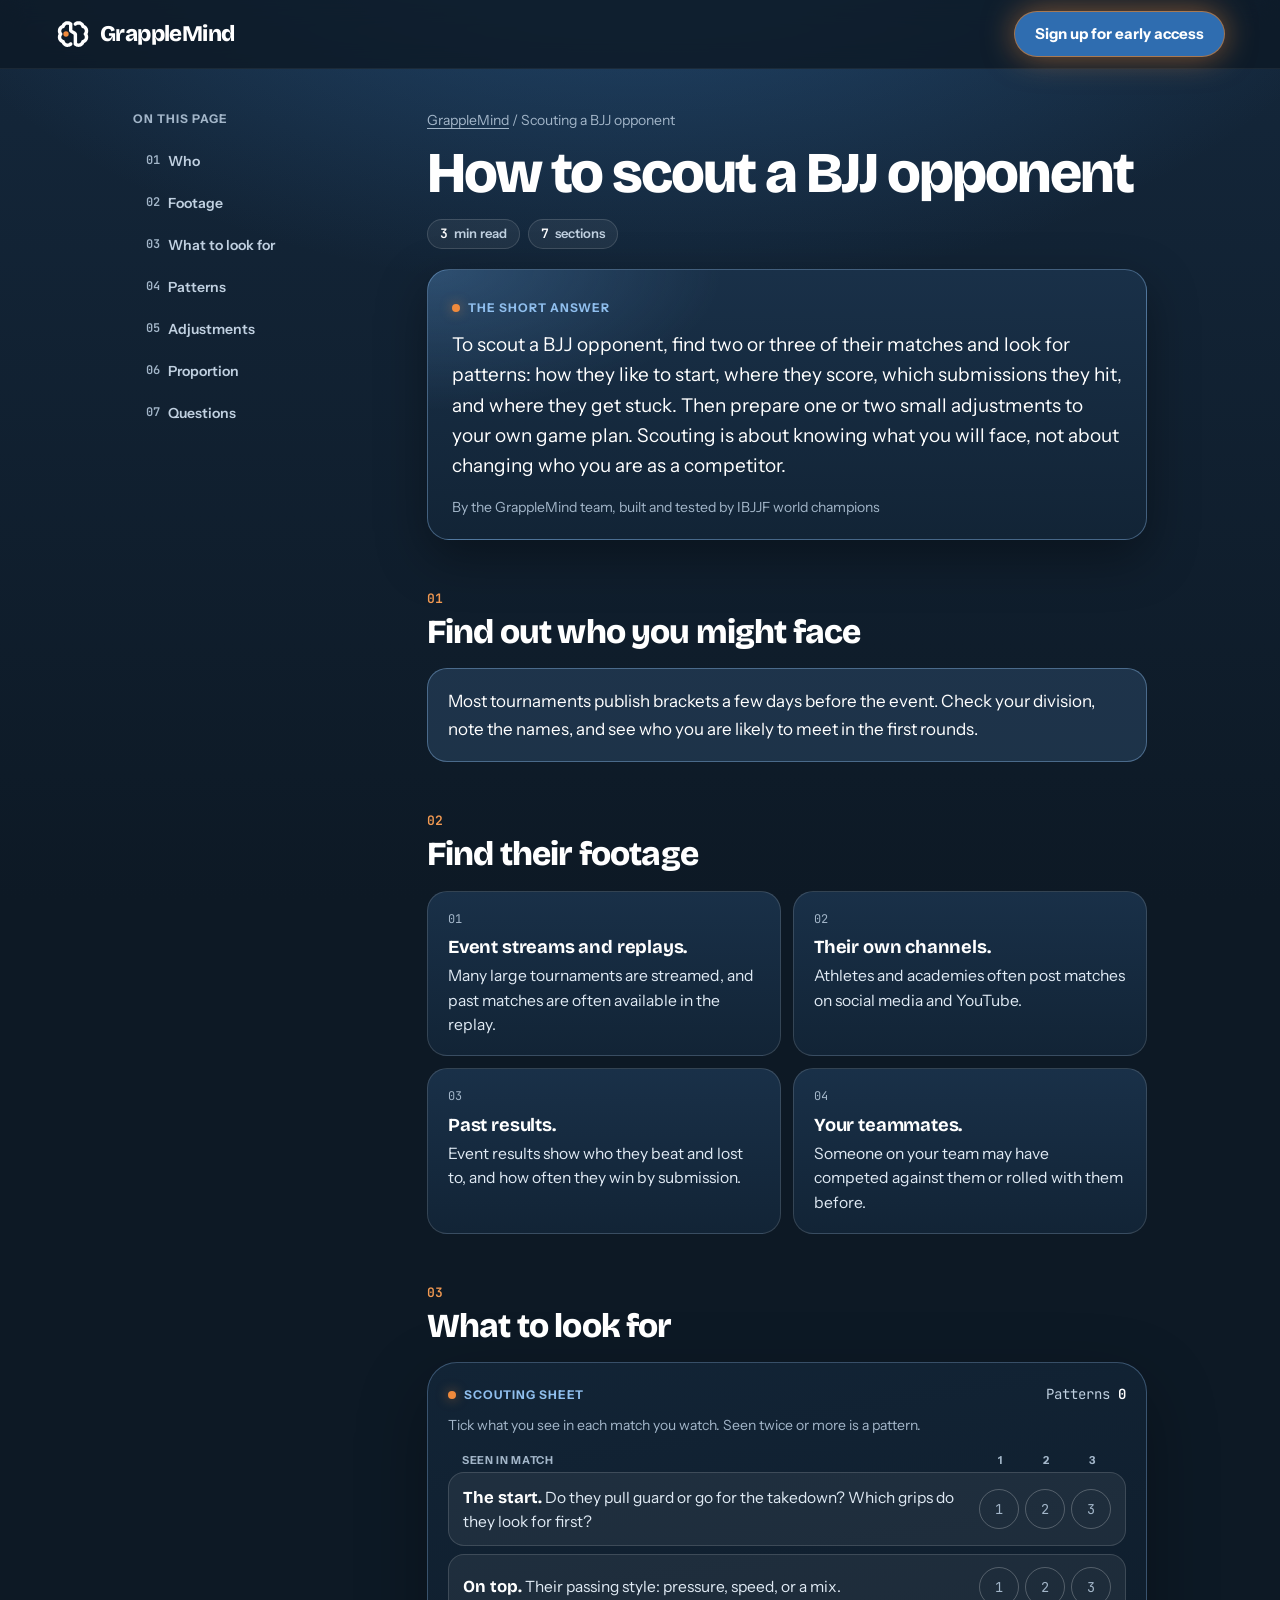
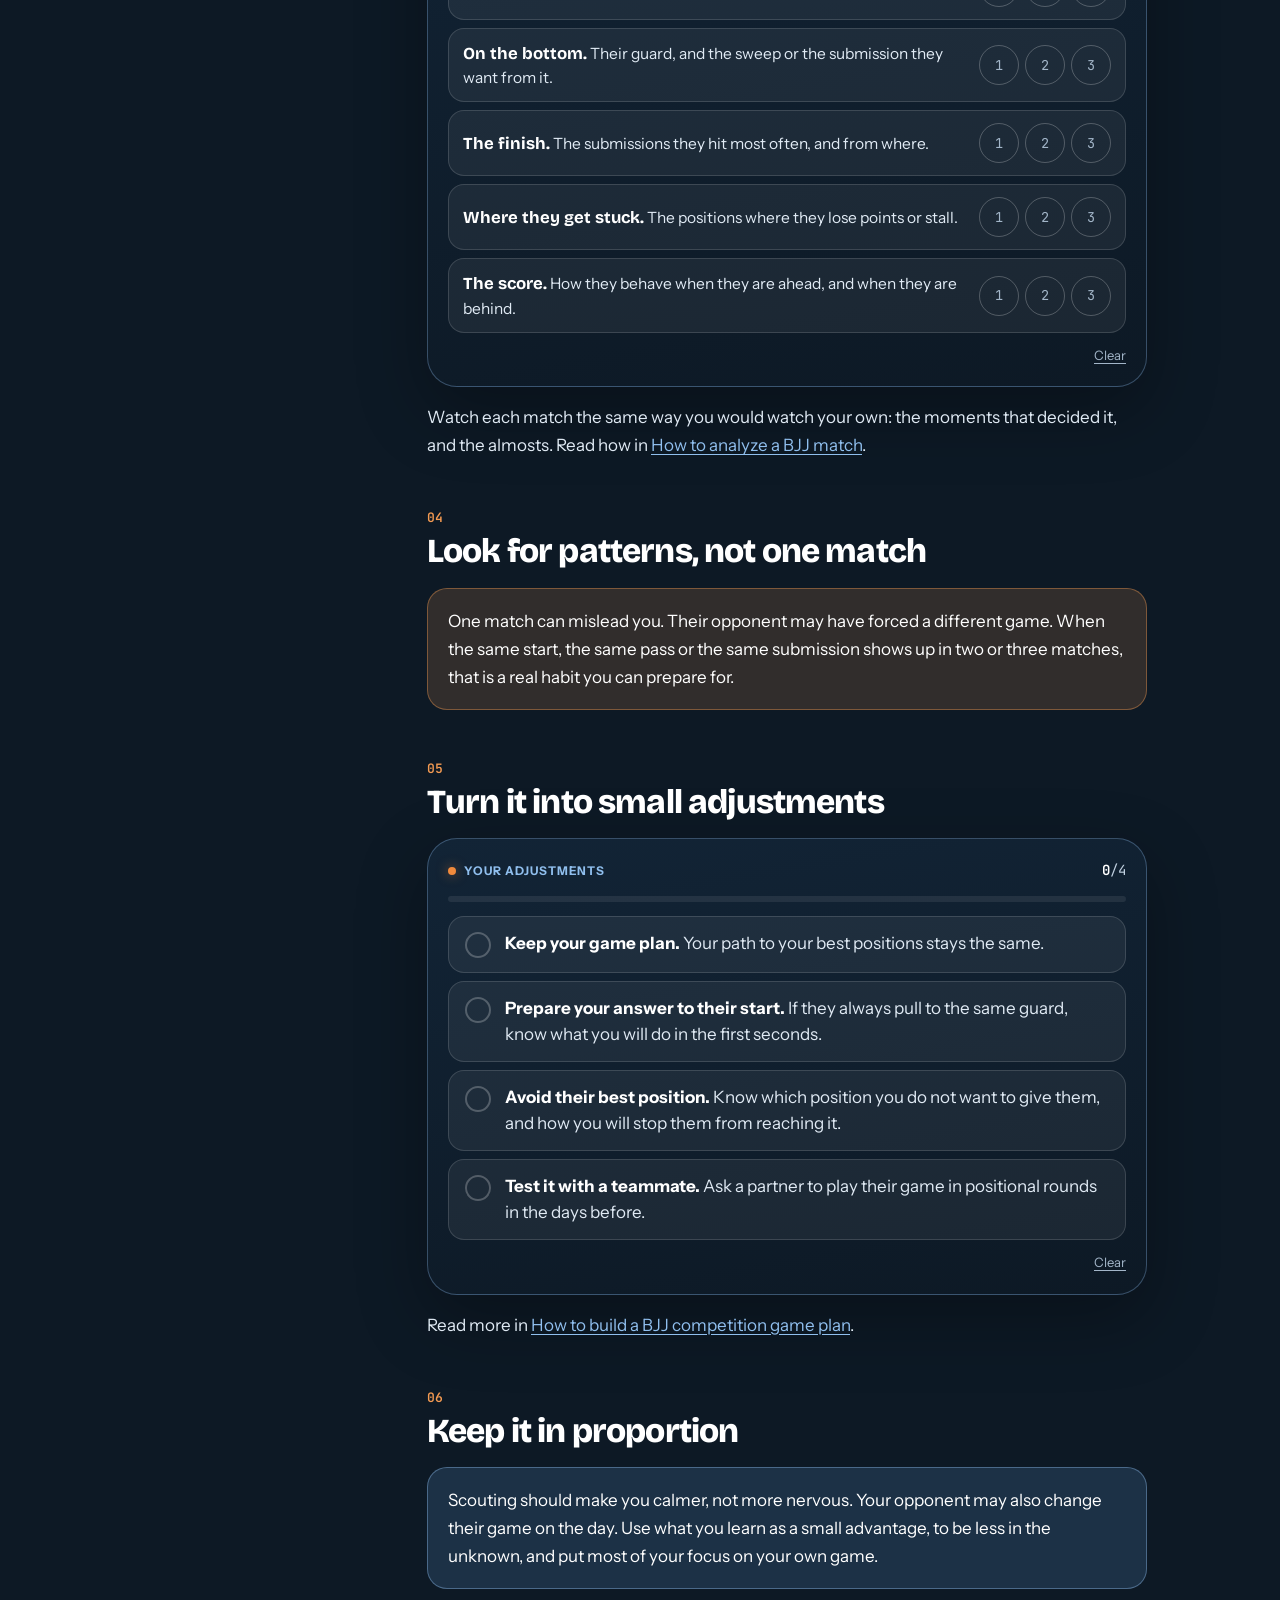
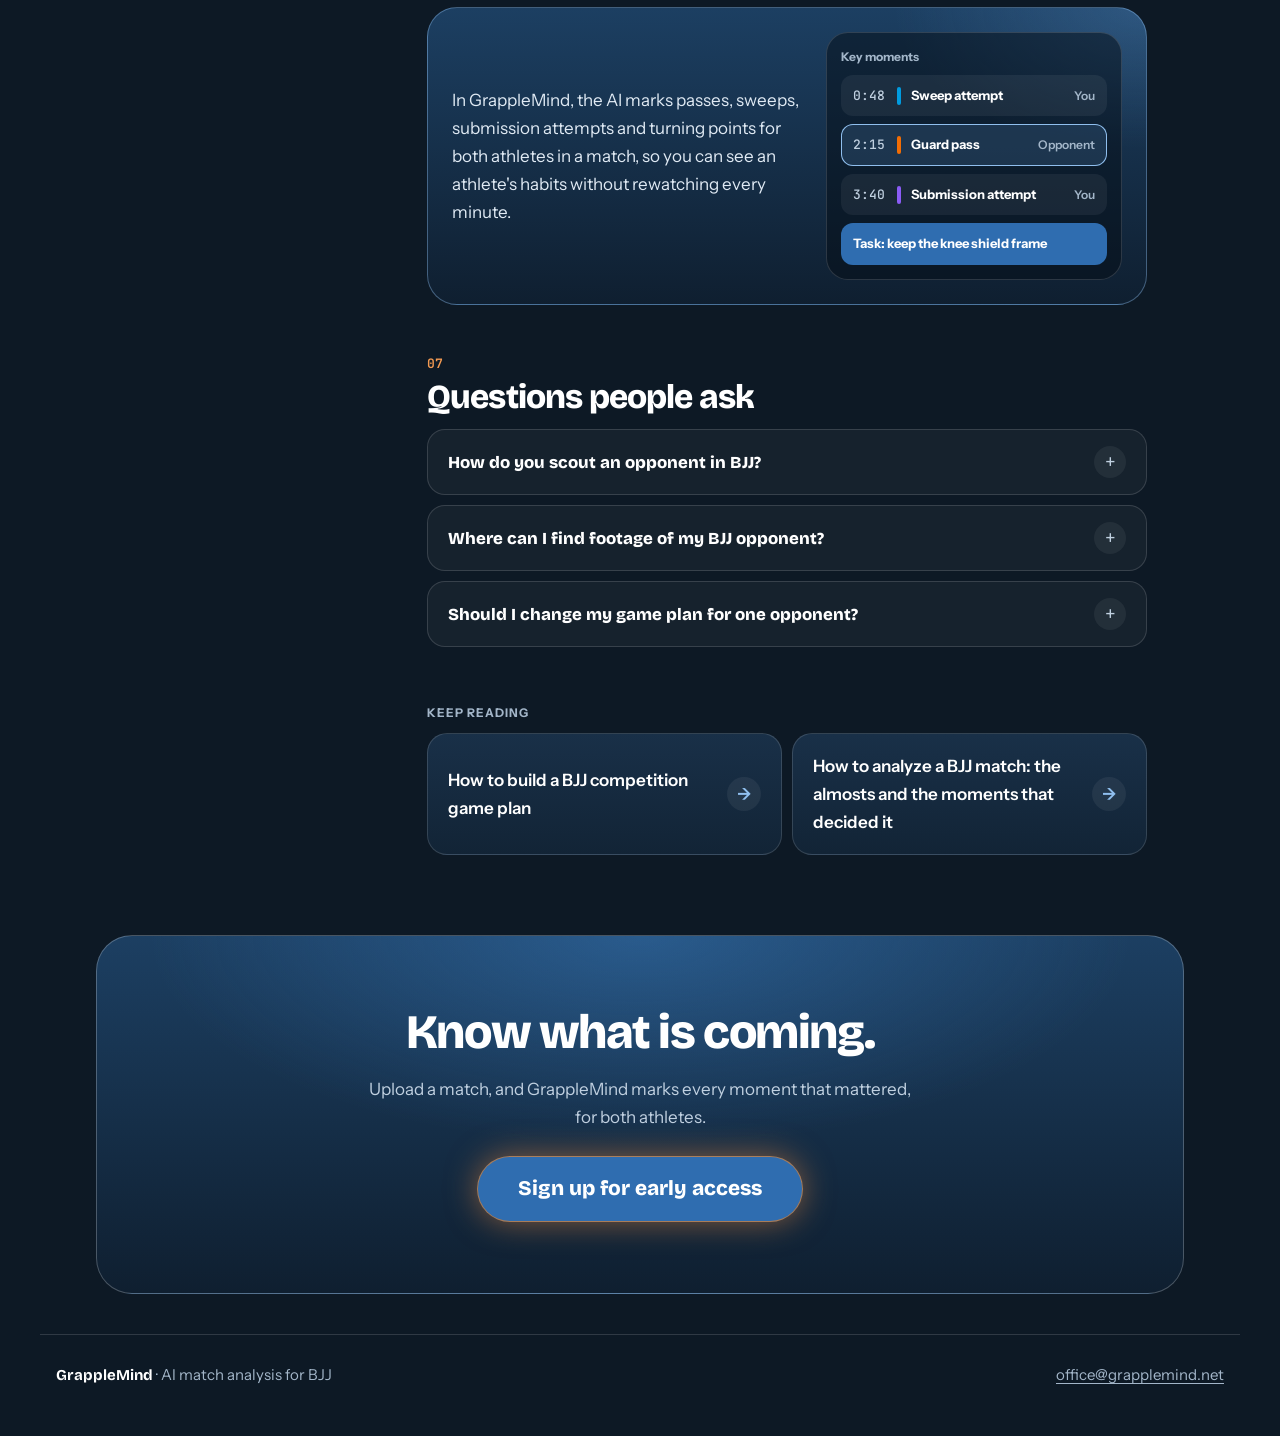
<file: scout-bjj-opponents/index.html>
<!doctype html>
<html lang="en" class="no-js">
<head>
<!-- Google tag (Google Analytics) -->
<script async src="https://www.googletagmanager.com/gtm.js?id=GTM-PMDFW2C8"></script>
<script>
  window.dataLayer = window.dataLayer || [];
  function gtag(){dataLayer.push(arguments);}
  gtag('js', new Date());
</script>
<meta charset="utf-8">
<script>document.documentElement.className = "js";</script>
<meta name="viewport" content="width=device-width, initial-scale=1, viewport-fit=cover">
<title>How to Scout a BJJ Opponent Using Video | GrappleMind</title>
<meta name="description" content="How to scout a BJJ opponent before a tournament: where to find their matches, what to look for in the footage, and how to prepare without changing your whole game.">
<meta name="theme-color" content="#0d1925">
<link rel="canonical" href="https://grapplemind.net/scout-bjj-opponents/">
<meta property="og:type" content="article">
<meta property="og:site_name" content="GrappleMind">
<meta property="og:url" content="https://grapplemind.net/scout-bjj-opponents/">
<meta property="og:title" content="How to scout a BJJ opponent">
<meta property="og:description" content="How to scout a BJJ opponent before a tournament: where to find their matches, what to look for in the footage, and how to prepare without changing your whole game.">
<meta property="og:image" content="https://grapplemind.net/og-image.png">
<meta name="twitter:card" content="summary_large_image">
<link rel="icon" type="image/png" sizes="512x512" href="/icon-512.png">
<link rel="apple-touch-icon" href="/icon-512.png">
<link rel="preconnect" href="https://fonts.googleapis.com">
<link rel="preconnect" href="https://fonts.gstatic.com" crossorigin>
<link rel="stylesheet" href="https://fonts.googleapis.com/css2?family=Bricolage+Grotesque:opsz,wght@12..96,600..800&family=Instrument+Sans:wght@400;500;600;700&family=JetBrains+Mono:wght@500;600&display=swap">
<link rel="stylesheet" href="/assets/guide.css">
<script src="/assets/guide.js" defer></script>
<script type="application/ld+json">
{
  "@context": "https://schema.org",
  "@graph": [
    {
      "@type": "Article",
      "headline": "How to scout a BJJ opponent",
      "description": "How to scout a BJJ opponent before a tournament: where to find their matches, what to look for in the footage, and how to prepare without changing your whole game.",
      "url": "https://grapplemind.net/scout-bjj-opponents/",
      "inLanguage": "en",
      "image": "https://grapplemind.net/og-image.png",
      "dateModified": "2026-11-11",
      "author": {
        "@id": "https://grapplemind.net/#org"
      },
      "publisher": {
        "@id": "https://grapplemind.net/#org"
      }
    },
    {
      "@type": "BreadcrumbList",
      "itemListElement": [
        {
          "@type": "ListItem",
          "position": 1,
          "name": "GrappleMind",
          "item": "https://grapplemind.net/"
        },
        {
          "@type": "ListItem",
          "position": 2,
          "name": "Scouting a BJJ opponent",
          "item": "https://grapplemind.net/scout-bjj-opponents/"
        }
      ]
    },
    {
      "@type": "FAQPage",
      "mainEntity": [
        {
          "@type": "Question",
          "name": "How do you scout an opponent in BJJ?",
          "acceptedAnswer": {
            "@type": "Answer",
            "text": "Find two or three of their matches, and look for patterns: how they start, where they score, which submissions they hit and where they get stuck. Then prepare adjustments in your own game plan."
          }
        },
        {
          "@type": "Question",
          "name": "Where can I find footage of my BJJ opponent?",
          "acceptedAnswer": {
            "@type": "Answer",
            "text": "Look at event streams and replays, the athlete's and their academy's social media and YouTube channels, and ask teammates who have competed against them."
          }
        },
        {
          "@type": "Question",
          "name": "Should I change my game plan for one opponent?",
          "acceptedAnswer": {
            "@type": "Answer",
            "text": "No. Keep your main game plan, and know what to expect and what to be aware of, and only make small adjustments, such as your answer to their start and how to avoid their best position."
          }
        }
      ]
    }
  ]
}
</script>
</head>
<body>
<div class="progress" aria-hidden="true"><i></i></div>
<header class="top"><div class="wrap top__row">
<a class="brand" href="/" aria-label="GrappleMind home"><svg width="34" height="34" viewBox="0 0 100 100" fill="none" aria-hidden="true"><path d="M32.7 12.2 L36.7 12.4 L41.1 13.6 L44.1 15.1 L45.6 16.1 L47.3 17.7 L47.8 18.5 L48.2 19.9 L48.2 37.9 L49.6 38.9 L53.7 41.0 L57.4 43.2 L60.2 46.0 L60.8 46.9 L61.7 49.0 L62.0 50.3 L62.0 76.7 L63.0 77.2 L65.0 77.7 L67.3 77.7 L69.4 77.1 L70.7 76.4 L73.1 74.1 L73.7 73.2 L74.1 72.4 L74.6 70.7 L75.3 69.4 L76.5 68.2 L79.8 67.0 L80.9 66.3 L82.9 64.4 L83.8 63.0 L84.5 60.8 L84.5 59.8 L84.6 59.6 L84.5 57.6 L84.2 56.4 L83.5 54.7 L82.3 53.3 L81.4 51.6 L81.2 49.1 L81.8 47.5 L83.2 45.9 L83.9 44.5 L84.6 41.6 L84.5 39.3 L84.1 37.9 L83.5 36.7 L82.1 34.9 L80.2 33.4 L79.0 32.8 L77.4 32.4 L76.4 31.8 L75.2 30.6 L74.6 29.4 L74.1 27.8 L73.1 26.0 L71.8 24.5 L69.4 23.1 L67.0 22.5 L64.1 22.6 L61.5 23.6 L59.6 25.1 L58.7 25.6 L57.6 25.9 L55.6 25.7 L53.8 24.8 L52.7 23.5 L51.9 21.7 L51.9 19.9 L52.4 18.5 L52.8 17.7 L54.6 16.1 L56.8 14.6 L59.0 13.6 L62.6 12.5 L64.7 12.4 L64.8 12.2 L67.5 12.2 L67.6 12.4 L70.3 12.7 L73.1 13.6 L75.0 14.5 L78.3 16.7 L80.2 18.6 L81.4 20.1 L82.3 21.4 L83.2 23.3 L83.6 23.8 L86.0 25.0 L88.3 26.8 L90.3 28.7 L92.3 31.6 L93.2 33.4 L94.1 35.9 L94.7 39.0 L94.7 43.0 L94.6 43.2 L94.3 45.6 L93.7 47.5 L92.5 50.0 L94.0 53.6 L94.7 57.1 L94.7 61.1 L94.1 64.2 L93.2 66.7 L92.3 68.5 L90.3 71.5 L88.3 73.4 L87.0 74.4 L84.9 75.8 L83.6 76.4 L83.2 76.8 L82.0 79.2 L80.2 81.5 L78.6 83.2 L75.8 85.2 L73.4 86.4 L70.3 87.5 L67.6 87.8 L67.5 87.9 L63.5 87.8 L60.8 87.2 L58.3 86.3 L56.8 85.5 L54.0 83.6 L53.0 82.6 L52.4 81.7 L51.9 80.4 L51.9 51.9 L49.9 50.4 L46.2 48.7 L42.7 46.6 L40.2 44.2 L39.5 43.2 L38.7 41.7 L38.2 39.5 L38.2 23.5 L36.1 22.6 L35.3 22.6 L35.2 22.5 L32.2 22.6 L30.8 23.1 L29.0 24.1 L28.2 24.7 L26.5 26.9 L25.0 30.6 L23.3 32.1 L21.1 32.8 L19.1 34.0 L18.0 34.9 L16.8 36.4 L15.8 38.7 L15.5 41.6 L16.2 44.5 L17.0 45.9 L18.3 47.5 L18.8 48.5 L18.9 51.0 L18.2 52.8 L17.0 54.3 L15.9 56.4 L15.5 58.6 L15.6 60.8 L16.1 62.3 L16.8 63.8 L18.5 65.7 L20.4 67.0 L23.6 68.2 L24.8 69.4 L25.6 70.7 L26.0 72.4 L26.5 73.2 L27.0 74.1 L29.4 76.4 L30.8 77.1 L32.8 77.7 L35.2 77.7 L37.9 76.9 L40.2 75.2 L41.4 74.6 L42.7 74.3 L44.5 74.4 L46.3 75.3 L47.8 77.1 L48.2 78.4 L48.2 80.2 L47.8 81.7 L47.2 82.6 L46.2 83.6 L44.1 85.1 L42.2 86.1 L39.3 87.2 L36.7 87.8 L35.5 87.8 L35.3 87.9 L32.7 87.9 L28.8 87.2 L26.8 86.4 L24.4 85.2 L21.6 83.2 L18.8 80.1 L17.4 78.0 L17.0 76.8 L16.5 76.4 L14.2 75.2 L11.8 73.4 L9.3 70.7 L7.8 68.5 L6.9 66.7 L6.0 64.2 L5.4 61.1 L5.4 57.1 L5.6 57.0 L5.9 54.6 L6.8 51.9 L7.7 50.3 L6.2 46.6 L5.4 43.0 L5.6 37.9 L6.0 35.9 L6.9 33.4 L8.2 30.9 L9.9 28.7 L11.9 26.6 L13.3 25.6 L14.6 24.7 L16.5 23.8 L17.0 23.3 L17.9 21.4 L18.8 20.1 L19.9 18.6 L21.9 16.7 L24.1 15.1 L27.0 13.6 L29.9 12.7 L32.5 12.4Z" fill="currentColor"/><circle cx="29.38" cy="50.08" r="7.88" fill="var(--mark)"/></svg><span class="brand__name">GrappleMind</span></a>
<a class="join" href="/#join">Sign up<span class="long">&nbsp;for early access</span></a>
</div></header>
<main class="guide">
<nav class="toc" aria-label="On this page"><p class="toc__title">On this page</p><ol>
<li><a href="#who"><span>01</span>Who</a></li>
<li><a href="#footage"><span>02</span>Footage</a></li>
<li><a href="#look-for"><span>03</span>What to look for</a></li>
<li><a href="#patterns"><span>04</span>Patterns</a></li>
<li><a href="#adjust"><span>05</span>Adjustments</a></li>
<li><a href="#proportion"><span>06</span>Proportion</a></li>
<li><a href="#questions"><span>07</span>Questions</a></li>
</ol></nav>
<article>
<p class="crumbs"><a href="/">GrappleMind</a> / Scouting a BJJ opponent</p>
<h1>How to scout a BJJ opponent</h1>
<div class="meta"><span class="pill"><b>3</b> min read</span><span class="pill"><b>7</b> sections</span></div>
<div class="answer">
<span class="label">The short answer</span>
<p class="lead">To scout a BJJ opponent, find two or three of their matches and look for patterns: how they like to start, where they score, which submissions they hit, and where they get stuck. Then prepare one or two small adjustments to your own game plan. Scouting is about knowing what you will face, not about changing who you are as a competitor.</p>
<p class="byline">By the GrappleMind team, built and tested by IBJJF world champions</p>
</div>

<section class="sec" id="who" data-short="Who">
<h2>Find out who you might face</h2>
<div class="note note--calm rv"><p>Most tournaments publish brackets a few days before the event. Check your division, note the names, and see who you are likely to meet in the first rounds.</p></div>
</section>

<section class="sec" id="footage" data-short="Footage">
<h2>Find their footage</h2>
<ul class="cards">
<li class="rv"><strong>Event streams and replays.</strong> Many large tournaments are streamed, and past matches are often available in the replay.</li>
<li class="rv"><strong>Their own channels.</strong> Athletes and academies often post matches on social media and YouTube.</li>
<li class="rv"><strong>Past results.</strong> Event results show who they beat and lost to, and how often they win by submission.</li>
<li class="rv"><strong>Your teammates.</strong> Someone on your team may have competed against them or rolled with them before.</li>
</ul>
</section>

<section class="sec" id="look-for" data-short="What to look for">
<h2>What to look for</h2>
<div class="tool rv" data-sheet="scout">
<div class="tool__head"><span class="label">Scouting sheet</span><span class="count">Patterns <b>0</b></span></div>
<p class="tool__hint" style="margin:-6px 0 14px">Tick what you see in each match you watch. Seen twice or more is a pattern.</p>
<div class="sheet__cols" aria-hidden="true"><span>Seen in match</span><span>1</span><span>2</span><span>3</span></div>
<ul class="sheet">
<li class="row"><div class="row__text"><strong>The start.</strong> Do they pull guard or go for the takedown? Which grips do they look for first?</div><div class="row__seen"><label class="seen"><input type="checkbox" aria-label="Seen in match 1">1</label><label class="seen"><input type="checkbox" aria-label="Seen in match 2">2</label><label class="seen"><input type="checkbox" aria-label="Seen in match 3">3</label></div><span class="row__tag" aria-live="polite"></span></li>
<li class="row"><div class="row__text"><strong>On top.</strong> Their passing style: pressure, speed, or a mix.</div><div class="row__seen"><label class="seen"><input type="checkbox" aria-label="Seen in match 1">1</label><label class="seen"><input type="checkbox" aria-label="Seen in match 2">2</label><label class="seen"><input type="checkbox" aria-label="Seen in match 3">3</label></div><span class="row__tag" aria-live="polite"></span></li>
<li class="row"><div class="row__text"><strong>On the bottom.</strong> Their guard, and the sweep or the submission they want from it.</div><div class="row__seen"><label class="seen"><input type="checkbox" aria-label="Seen in match 1">1</label><label class="seen"><input type="checkbox" aria-label="Seen in match 2">2</label><label class="seen"><input type="checkbox" aria-label="Seen in match 3">3</label></div><span class="row__tag" aria-live="polite"></span></li>
<li class="row"><div class="row__text"><strong>The finish.</strong> The submissions they hit most often, and from where.</div><div class="row__seen"><label class="seen"><input type="checkbox" aria-label="Seen in match 1">1</label><label class="seen"><input type="checkbox" aria-label="Seen in match 2">2</label><label class="seen"><input type="checkbox" aria-label="Seen in match 3">3</label></div><span class="row__tag" aria-live="polite"></span></li>
<li class="row"><div class="row__text"><strong>Where they get stuck.</strong> The positions where they lose points or stall.</div><div class="row__seen"><label class="seen"><input type="checkbox" aria-label="Seen in match 1">1</label><label class="seen"><input type="checkbox" aria-label="Seen in match 2">2</label><label class="seen"><input type="checkbox" aria-label="Seen in match 3">3</label></div><span class="row__tag" aria-live="polite"></span></li>
<li class="row"><div class="row__text"><strong>The score.</strong> How they behave when they are ahead, and when they are behind.</div><div class="row__seen"><label class="seen"><input type="checkbox" aria-label="Seen in match 1">1</label><label class="seen"><input type="checkbox" aria-label="Seen in match 2">2</label><label class="seen"><input type="checkbox" aria-label="Seen in match 3">3</label></div><span class="row__tag" aria-live="polite"></span></li>
</ul>
<div class="tool__head" style="margin:12px 0 0;justify-content:flex-end"><button class="reset" type="button">Clear</button></div>
</div>
<p>Watch each match the same way you would watch your own: the moments that decided it, and the almosts. Read how in <a href="/how-to-analyze-bjj-matches/">How to analyze a BJJ match</a>.</p>
</section>

<section class="sec" id="patterns" data-short="Patterns">
<h2>Look for patterns, not one match</h2>
<div class="note rv"><p>One match can mislead you. Their opponent may have forced a different game. When the same start, the same pass or the same submission shows up in two or three matches, that is a real habit you can prepare for.</p></div>
</section>

<section class="sec" id="adjust" data-short="Adjustments">
<h2>Turn it into small adjustments</h2>
<div class="tool rv" data-check="adjust">
<div class="tool__head"><span class="label">Your adjustments</span><span class="count"><b>0</b>/4</span></div>
<div class="meter" aria-hidden="true"><i></i></div>
<ul class="check">
<li><label class="tick"><input type="checkbox"><span class="box"><svg width="14" height="14" viewBox="0 0 20 20" aria-hidden="true"><path d="M4 10.5 8 14.5 16 6" fill="none" stroke="currentColor" stroke-width="2.6" stroke-linecap="round" stroke-linejoin="round"/></svg></span><span><strong>Keep your game plan.</strong> Your path to your best positions stays the same.</span></label></li>
<li><label class="tick"><input type="checkbox"><span class="box"><svg width="14" height="14" viewBox="0 0 20 20" aria-hidden="true"><path d="M4 10.5 8 14.5 16 6" fill="none" stroke="currentColor" stroke-width="2.6" stroke-linecap="round" stroke-linejoin="round"/></svg></span><span><strong>Prepare your answer to their start.</strong> If they always pull to the same guard, know what you will do in the first seconds.</span></label></li>
<li><label class="tick"><input type="checkbox"><span class="box"><svg width="14" height="14" viewBox="0 0 20 20" aria-hidden="true"><path d="M4 10.5 8 14.5 16 6" fill="none" stroke="currentColor" stroke-width="2.6" stroke-linecap="round" stroke-linejoin="round"/></svg></span><span><strong>Avoid their best position.</strong> Know which position you do not want to give them, and how you will stop them from reaching it.</span></label></li>
<li><label class="tick"><input type="checkbox"><span class="box"><svg width="14" height="14" viewBox="0 0 20 20" aria-hidden="true"><path d="M4 10.5 8 14.5 16 6" fill="none" stroke="currentColor" stroke-width="2.6" stroke-linecap="round" stroke-linejoin="round"/></svg></span><span><strong>Test it with a teammate.</strong> Ask a partner to play their game in positional rounds in the days before.</span></label></li>
</ul>
<div class="tool__head" style="margin:12px 0 0;justify-content:flex-end"><button class="reset" type="button">Clear</button></div>
</div>
<p>Read more in <a href="/bjj-competition-game-plan/">How to build a BJJ competition game plan</a>.</p>
</section>

<section class="sec" id="proportion" data-short="Proportion">
<h2>Keep it in proportion</h2>
<div class="note note--calm rv"><p>Scouting should make you calmer, not more nervous. Your opponent may also change their game on the day. Use what you learn as a small advantage, to be less in the unknown, and put most of your focus on your own game.</p></div>
<div class="app rv">
<p>In GrappleMind, the AI marks passes, sweeps, submission attempts and turning points for both athletes in a match, so you can see an athlete&#x27;s habits without rewatching every minute.</p>
<div class="app__screen" aria-hidden="true">
<span class="app__title">Key moments</span>
<div class="mo"><time>0:48</time><i style="--c:var(--ev-sweepatt)"></i>Sweep attempt<span>You</span></div>
<div class="mo is-on"><time>2:15</time><i style="--c:var(--ev-guardpass)"></i>Guard pass<span>Opponent</span></div>
<div class="mo"><time>3:40</time><i style="--c:var(--ev-subatt)"></i>Submission attempt<span>You</span></div>
<div class="task">Task: keep the knee shield frame</div>
</div>
</div>
</section>

<section class="sec" id="questions" data-short="Questions">
<h2>Questions people ask</h2>
<div class="faq">
<details><summary><h3>How do you scout an opponent in BJJ?</h3></summary><p>Find two or three of their matches, and look for patterns: how they start, where they score, which submissions they hit and where they get stuck. Then prepare adjustments in your own game plan.</p></details>
<details><summary><h3>Where can I find footage of my BJJ opponent?</h3></summary><p>Look at event streams and replays, the athlete&#x27;s and their academy&#x27;s social media and YouTube channels, and ask teammates who have competed against them.</p></details>
<details><summary><h3>Should I change my game plan for one opponent?</h3></summary><p>No. Keep your main game plan, and know what to expect and what to be aware of, and only make small adjustments, such as your answer to their start and how to avoid their best position.</p></details>
</div>
</section>

<nav class="related" aria-label="Keep reading"><span class="related__label">Keep reading</span>
<a href="/bjj-competition-game-plan/">How to build a BJJ competition game plan</a>
<a href="/how-to-analyze-bjj-matches/">How to analyze a BJJ match: the almosts and the moments that decided it</a>
</nav>
</article>
</main>
<section class="final"><div class="final__panel">
<h2>Know what is coming.</h2>
<p>Upload a match, and GrappleMind marks every moment that mattered, for both athletes.</p>
<a class="join join--big" href="/#join">Sign up for early access</a>
</div></section>
<footer class="foot"><span><b>GrappleMind</b> &middot; AI match analysis for BJJ</span><a href="mailto:office@grapplemind.net">office@grapplemind.net</a></footer>
</body>
</html>
</file>
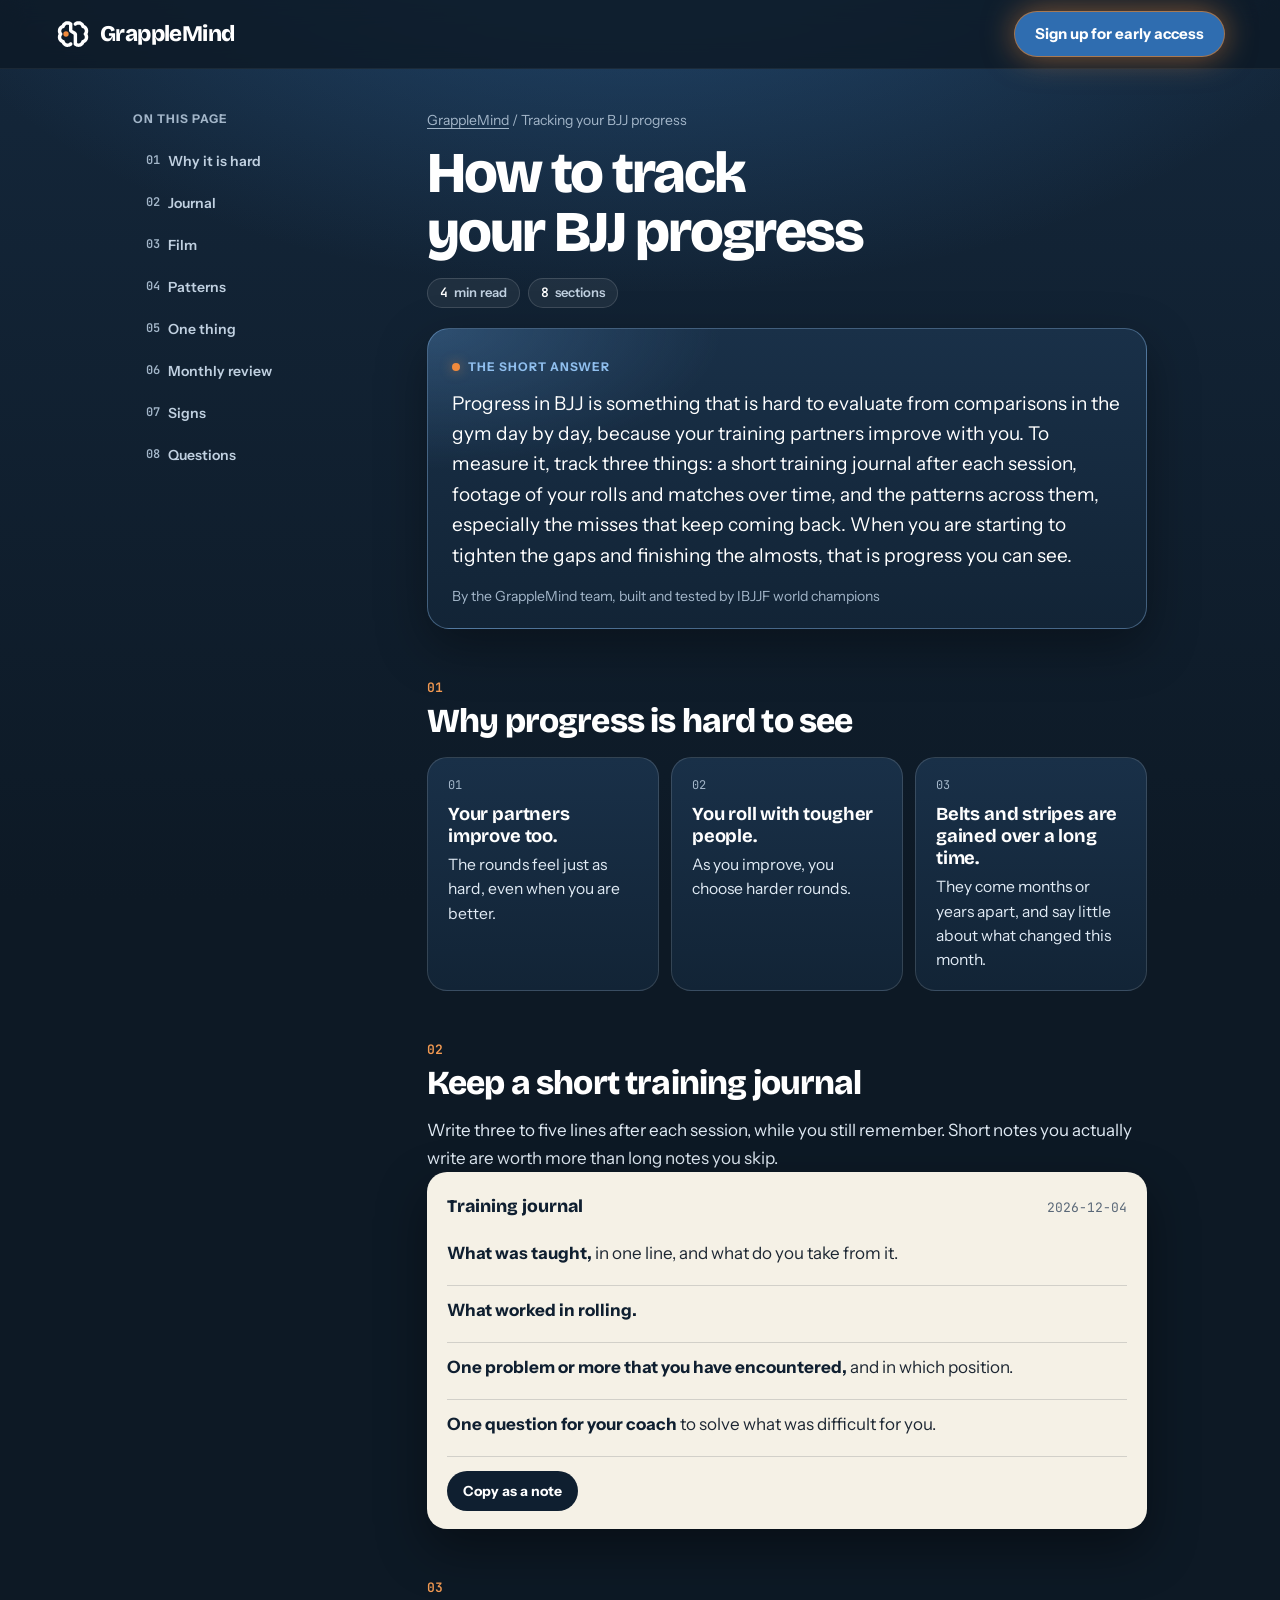
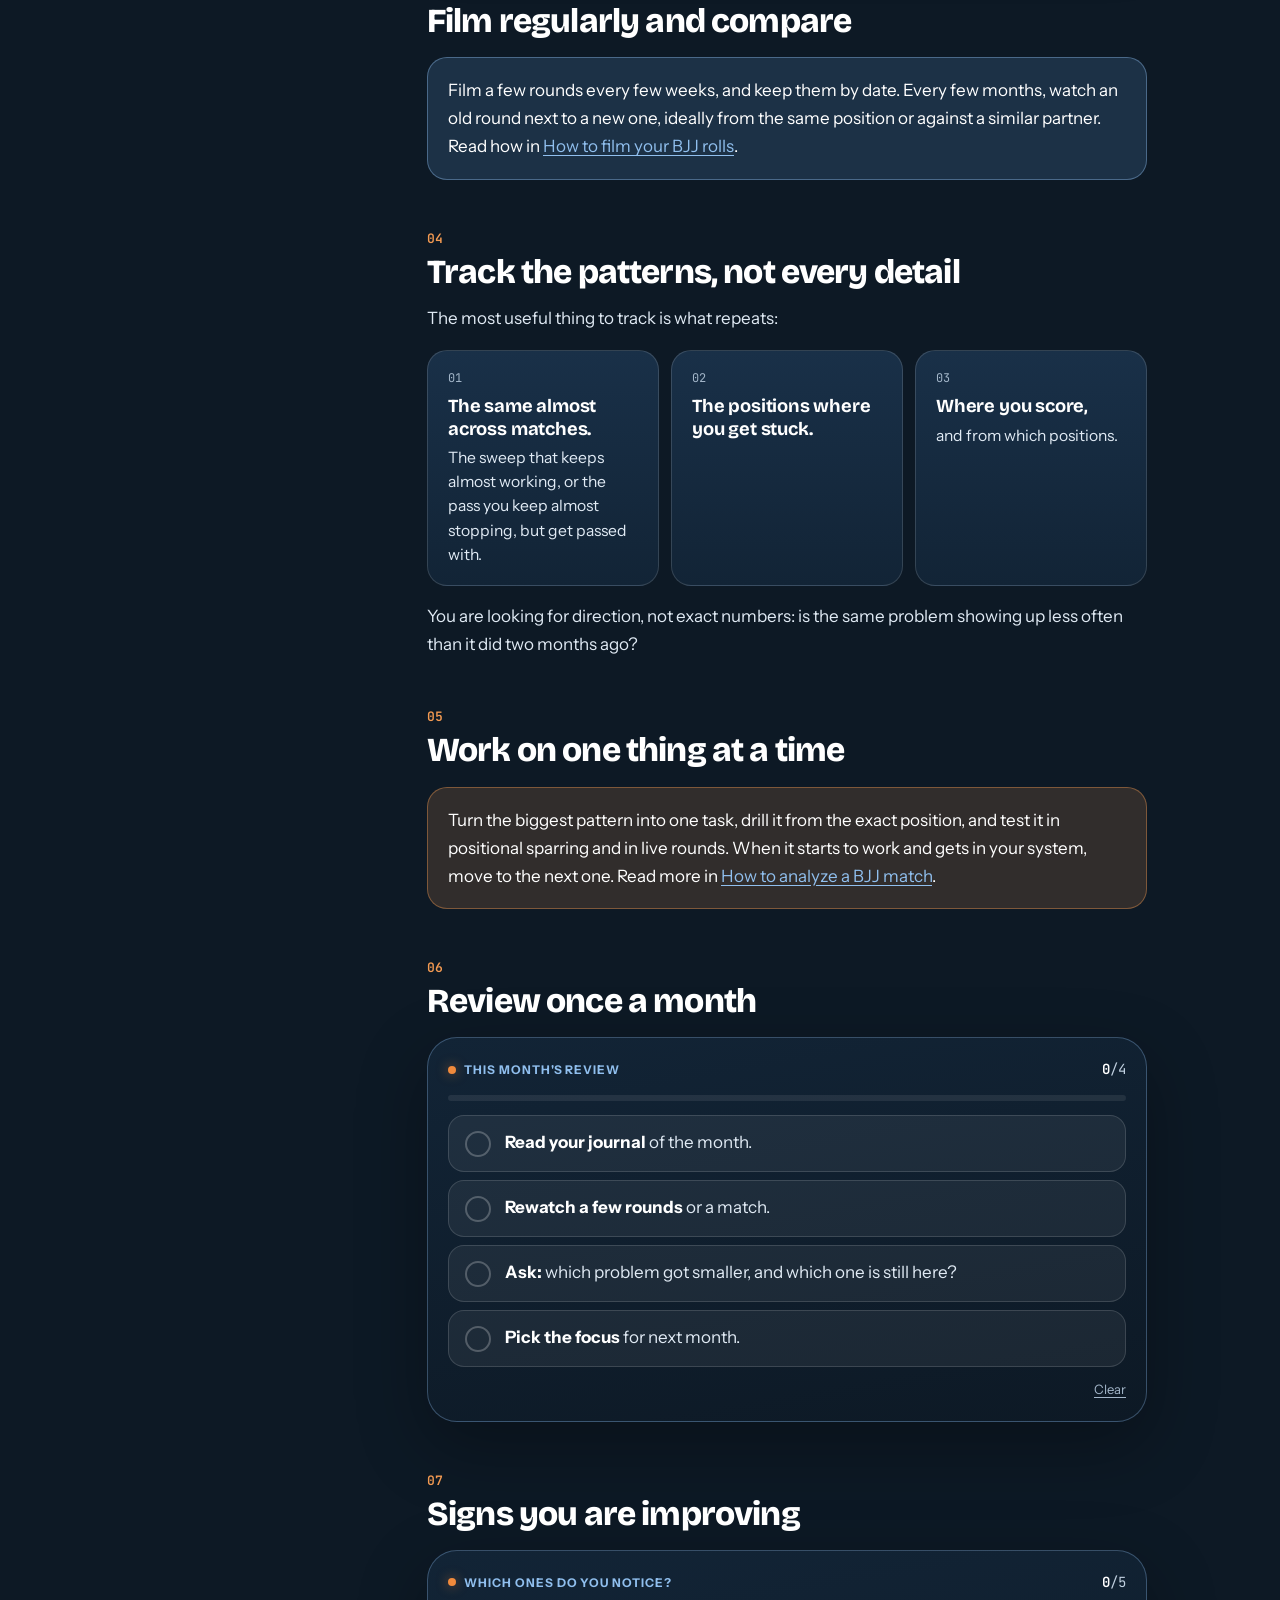
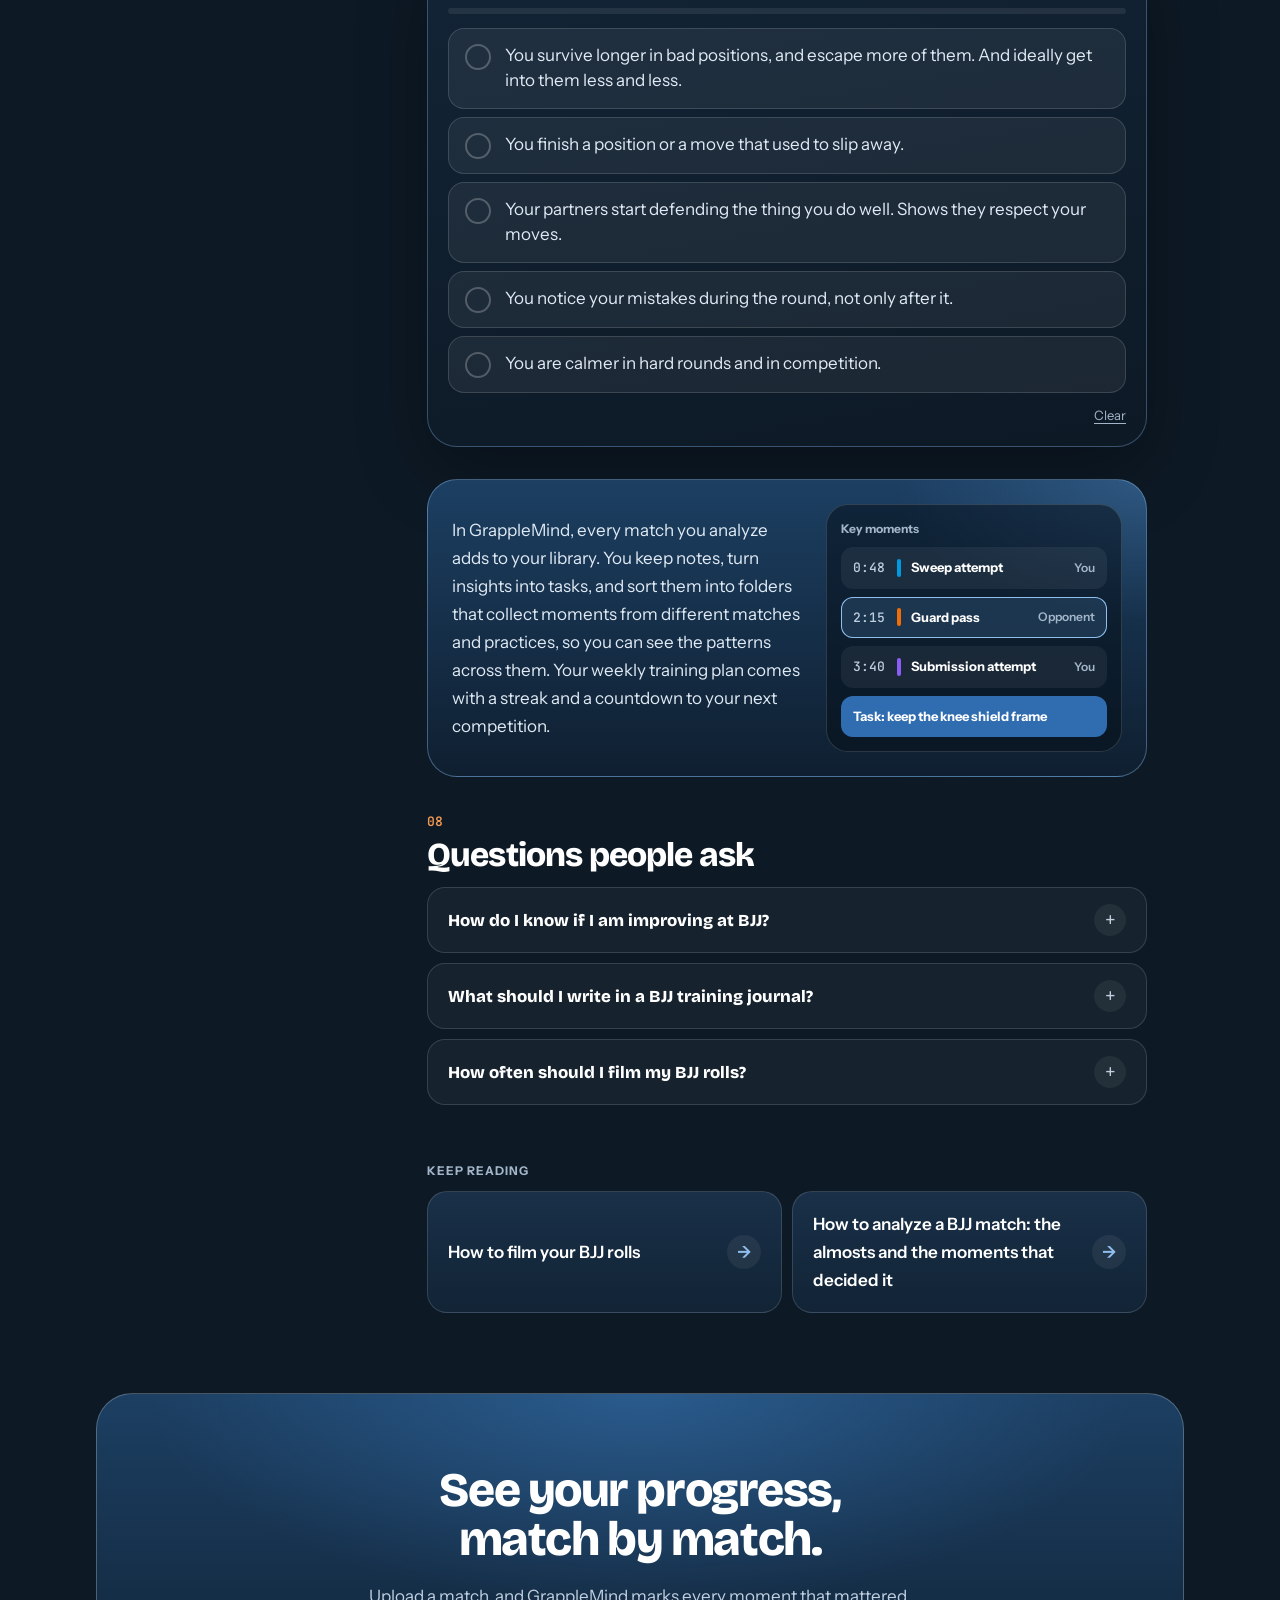
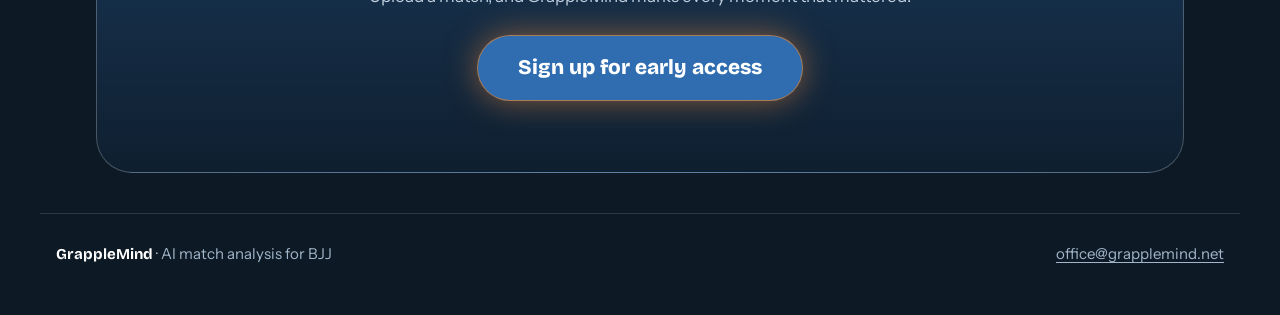
<file: track-bjj-progress/index.html>
<!doctype html>
<html lang="en" class="no-js">
<head>
<!-- Google tag (Google Analytics) -->
<script async src="https://www.googletagmanager.com/gtm.js?id=GTM-PMDFW2C8"></script>
<script>
  window.dataLayer = window.dataLayer || [];
  function gtag(){dataLayer.push(arguments);}
  gtag('js', new Date());
</script>
<meta charset="utf-8">
<script>document.documentElement.className = "js";</script>
<meta name="viewport" content="width=device-width, initial-scale=1, viewport-fit=cover">
<title>How to Track Your BJJ Progress: Journal, Footage and Patterns | GrappleMind</title>
<meta name="description" content="Not sure if you are improving at BJJ? How to track your progress with a short training journal, regular footage of your rolls, and the patterns across your matches.">
<meta name="theme-color" content="#0d1925">
<link rel="canonical" href="https://grapplemind.net/track-bjj-progress/">
<meta property="og:type" content="article">
<meta property="og:site_name" content="GrappleMind">
<meta property="og:url" content="https://grapplemind.net/track-bjj-progress/">
<meta property="og:title" content="How to track your BJJ progress">
<meta property="og:description" content="Not sure if you are improving at BJJ? How to track your progress with a short training journal, regular footage of your rolls, and the patterns across your matches.">
<meta property="og:image" content="https://grapplemind.net/og-image.png">
<meta name="twitter:card" content="summary_large_image">
<link rel="icon" type="image/png" sizes="512x512" href="/icon-512.png">
<link rel="apple-touch-icon" href="/icon-512.png">
<link rel="preconnect" href="https://fonts.googleapis.com">
<link rel="preconnect" href="https://fonts.gstatic.com" crossorigin>
<link rel="stylesheet" href="https://fonts.googleapis.com/css2?family=Bricolage+Grotesque:opsz,wght@12..96,600..800&family=Instrument+Sans:wght@400;500;600;700&family=JetBrains+Mono:wght@500;600&display=swap">
<link rel="stylesheet" href="/assets/guide.css">
<script src="/assets/guide.js" defer></script>
<script type="application/ld+json">
{
  "@context": "https://schema.org",
  "@graph": [
    {
      "@type": "Article",
      "headline": "How to track your BJJ progress",
      "description": "Not sure if you are improving at BJJ? How to track your progress with a short training journal, regular footage of your rolls, and the patterns across your matches.",
      "url": "https://grapplemind.net/track-bjj-progress/",
      "inLanguage": "en",
      "image": "https://grapplemind.net/og-image.png",
      "dateModified": "2026-11-27",
      "author": {
        "@id": "https://grapplemind.net/#org"
      },
      "publisher": {
        "@id": "https://grapplemind.net/#org"
      }
    },
    {
      "@type": "BreadcrumbList",
      "itemListElement": [
        {
          "@type": "ListItem",
          "position": 1,
          "name": "GrappleMind",
          "item": "https://grapplemind.net/"
        },
        {
          "@type": "ListItem",
          "position": 2,
          "name": "Tracking your BJJ progress",
          "item": "https://grapplemind.net/track-bjj-progress/"
        }
      ]
    },
    {
      "@type": "FAQPage",
      "mainEntity": [
        {
          "@type": "Question",
          "name": "How do I know if I am improving at BJJ?",
          "acceptedAnswer": {
            "@type": "Answer",
            "text": "Compare footage of your rolls from a few months apart, and check whether the problems you wrote down in your journal show up less often. Surviving longer in bad positions and finishing an almost that used to slip away are clear signs."
          }
        },
        {
          "@type": "Question",
          "name": "What should I write in a BJJ training journal?",
          "acceptedAnswer": {
            "@type": "Answer",
            "text": "Keep it short: what was taught and what you have learned, what worked in rolling, one problem that came up and in which position, and one question for your coach."
          }
        },
        {
          "@type": "Question",
          "name": "How often should I film my BJJ rolls?",
          "acceptedAnswer": {
            "@type": "Answer",
            "text": "A few rounds every few weeks is enough to see changes over time. Keep the footage by date so you can compare old and new rounds."
          }
        }
      ]
    }
  ]
}
</script>
</head>
<body>
<div class="progress" aria-hidden="true"><i></i></div>
<header class="top"><div class="wrap top__row">
<a class="brand" href="/" aria-label="GrappleMind home"><svg width="34" height="34" viewBox="0 0 100 100" fill="none" aria-hidden="true"><path d="M32.7 12.2 L36.7 12.4 L41.1 13.6 L44.1 15.1 L45.6 16.1 L47.3 17.7 L47.8 18.5 L48.2 19.9 L48.2 37.9 L49.6 38.9 L53.7 41.0 L57.4 43.2 L60.2 46.0 L60.8 46.9 L61.7 49.0 L62.0 50.3 L62.0 76.7 L63.0 77.2 L65.0 77.7 L67.3 77.7 L69.4 77.1 L70.7 76.4 L73.1 74.1 L73.7 73.2 L74.1 72.4 L74.6 70.7 L75.3 69.4 L76.5 68.2 L79.8 67.0 L80.9 66.3 L82.9 64.4 L83.8 63.0 L84.5 60.8 L84.5 59.8 L84.6 59.6 L84.5 57.6 L84.2 56.4 L83.5 54.7 L82.3 53.3 L81.4 51.6 L81.2 49.1 L81.8 47.5 L83.2 45.9 L83.9 44.5 L84.6 41.6 L84.5 39.3 L84.1 37.9 L83.5 36.7 L82.1 34.9 L80.2 33.4 L79.0 32.8 L77.4 32.4 L76.4 31.8 L75.2 30.6 L74.6 29.4 L74.1 27.8 L73.1 26.0 L71.8 24.5 L69.4 23.1 L67.0 22.5 L64.1 22.6 L61.5 23.6 L59.6 25.1 L58.7 25.6 L57.6 25.9 L55.6 25.7 L53.8 24.8 L52.7 23.5 L51.9 21.7 L51.9 19.9 L52.4 18.5 L52.8 17.7 L54.6 16.1 L56.8 14.6 L59.0 13.6 L62.6 12.5 L64.7 12.4 L64.8 12.2 L67.5 12.2 L67.6 12.4 L70.3 12.7 L73.1 13.6 L75.0 14.5 L78.3 16.7 L80.2 18.6 L81.4 20.1 L82.3 21.4 L83.2 23.3 L83.6 23.8 L86.0 25.0 L88.3 26.8 L90.3 28.7 L92.3 31.6 L93.2 33.4 L94.1 35.9 L94.7 39.0 L94.7 43.0 L94.6 43.2 L94.3 45.6 L93.7 47.5 L92.5 50.0 L94.0 53.6 L94.7 57.1 L94.7 61.1 L94.1 64.2 L93.2 66.7 L92.3 68.5 L90.3 71.5 L88.3 73.4 L87.0 74.4 L84.9 75.8 L83.6 76.4 L83.2 76.8 L82.0 79.2 L80.2 81.5 L78.6 83.2 L75.8 85.2 L73.4 86.4 L70.3 87.5 L67.6 87.8 L67.5 87.9 L63.5 87.8 L60.8 87.2 L58.3 86.3 L56.8 85.5 L54.0 83.6 L53.0 82.6 L52.4 81.7 L51.9 80.4 L51.9 51.9 L49.9 50.4 L46.2 48.7 L42.7 46.6 L40.2 44.2 L39.5 43.2 L38.7 41.7 L38.2 39.5 L38.2 23.5 L36.1 22.6 L35.3 22.6 L35.2 22.5 L32.2 22.6 L30.8 23.1 L29.0 24.1 L28.2 24.7 L26.5 26.9 L25.0 30.6 L23.3 32.1 L21.1 32.8 L19.1 34.0 L18.0 34.9 L16.8 36.4 L15.8 38.7 L15.5 41.6 L16.2 44.5 L17.0 45.9 L18.3 47.5 L18.8 48.5 L18.9 51.0 L18.2 52.8 L17.0 54.3 L15.9 56.4 L15.5 58.6 L15.6 60.8 L16.1 62.3 L16.8 63.8 L18.5 65.7 L20.4 67.0 L23.6 68.2 L24.8 69.4 L25.6 70.7 L26.0 72.4 L26.5 73.2 L27.0 74.1 L29.4 76.4 L30.8 77.1 L32.8 77.7 L35.2 77.7 L37.9 76.9 L40.2 75.2 L41.4 74.6 L42.7 74.3 L44.5 74.4 L46.3 75.3 L47.8 77.1 L48.2 78.4 L48.2 80.2 L47.8 81.7 L47.2 82.6 L46.2 83.6 L44.1 85.1 L42.2 86.1 L39.3 87.2 L36.7 87.8 L35.5 87.8 L35.3 87.9 L32.7 87.9 L28.8 87.2 L26.8 86.4 L24.4 85.2 L21.6 83.2 L18.8 80.1 L17.4 78.0 L17.0 76.8 L16.5 76.4 L14.2 75.2 L11.8 73.4 L9.3 70.7 L7.8 68.5 L6.9 66.7 L6.0 64.2 L5.4 61.1 L5.4 57.1 L5.6 57.0 L5.9 54.6 L6.8 51.9 L7.7 50.3 L6.2 46.6 L5.4 43.0 L5.6 37.9 L6.0 35.9 L6.9 33.4 L8.2 30.9 L9.9 28.7 L11.9 26.6 L13.3 25.6 L14.6 24.7 L16.5 23.8 L17.0 23.3 L17.9 21.4 L18.8 20.1 L19.9 18.6 L21.9 16.7 L24.1 15.1 L27.0 13.6 L29.9 12.7 L32.5 12.4Z" fill="currentColor"/><circle cx="29.38" cy="50.08" r="7.88" fill="var(--mark)"/></svg><span class="brand__name">GrappleMind</span></a>
<a class="join" href="/#join">Sign up<span class="long">&nbsp;for early access</span></a>
</div></header>
<main class="guide">
<nav class="toc" aria-label="On this page"><p class="toc__title">On this page</p><ol>
<li><a href="#why-hard"><span>01</span>Why it is hard</a></li>
<li><a href="#journal"><span>02</span>Journal</a></li>
<li><a href="#film"><span>03</span>Film</a></li>
<li><a href="#patterns"><span>04</span>Patterns</a></li>
<li><a href="#one-thing"><span>05</span>One thing</a></li>
<li><a href="#monthly"><span>06</span>Monthly review</a></li>
<li><a href="#signs"><span>07</span>Signs</a></li>
<li><a href="#questions"><span>08</span>Questions</a></li>
</ol></nav>
<article>
<p class="crumbs"><a href="/">GrappleMind</a> / Tracking your BJJ progress</p>
<h1>How to track your BJJ progress</h1>
<div class="meta"><span class="pill"><b>4</b> min read</span><span class="pill"><b>8</b> sections</span></div>
<div class="answer">
<span class="label">The short answer</span>
<p class="lead">Progress in BJJ is something that is hard to evaluate from comparisons in the gym day by day, because your training partners improve with you. To measure it, track three things: a short training journal after each session, footage of your rolls and matches over time, and the patterns across them, especially the misses that keep coming back. When you are starting to tighten the gaps and finishing the almosts, that is progress you can see.</p>
<p class="byline">By the GrappleMind team, built and tested by IBJJF world champions</p>
</div>

<section class="sec" id="why-hard" data-short="Why it is hard">
<h2>Why progress is hard to see</h2>
<ul class="cards cards--3">
<li class="rv"><strong>Your partners improve too.</strong> The rounds feel just as hard, even when you are better.</li>
<li class="rv"><strong>You roll with tougher people.</strong> As you improve, you choose harder rounds.</li>
<li class="rv"><strong>Belts and stripes are gained over a long time.</strong> They come months or years apart, and say little about what changed this month.</li>
</ul>
</section>

<section class="sec" id="journal" data-short="Journal">
<h2>Keep a short training journal</h2>
<p>Write three to five lines after each session, while you still remember. Short notes you actually write are worth more than long notes you skip.</p>
<div class="journal rv">
<div class="journal__top"><span class="journal__title">Training journal</span><span class="journal__date"></span></div>
<ul>
<li><strong>What was taught,</strong> in one line, and what do you take from it.</li>
<li><strong>What worked in rolling.</strong></li>
<li><strong>One problem or more that you have encountered,</strong> and in which position.</li>
<li><strong>One question for your coach</strong> to solve what was difficult for you.</li>
</ul>
<button class="copy" type="button">Copy as a note</button>
</div>
</section>

<section class="sec" id="film" data-short="Film">
<h2>Film regularly and compare</h2>
<div class="note note--calm rv"><p>Film a few rounds every few weeks, and keep them by date. Every few months, watch an old round next to a new one, ideally from the same position or against a similar partner. Read how in <a href="/how-to-film-bjj-rolls/">How to film your BJJ rolls</a>.</p></div>
</section>

<section class="sec" id="patterns" data-short="Patterns">
<h2>Track the patterns, not every detail</h2>
<p>The most useful thing to track is what repeats:</p>
<ul class="cards cards--3">
<li class="rv"><strong>The same almost across matches.</strong> The sweep that keeps almost working, or the pass you keep almost stopping, but get passed with.</li>
<li class="rv"><strong>The positions where you get stuck.</strong></li>
<li class="rv"><strong>Where you score,</strong> and from which positions.</li>
</ul>
<p>You are looking for direction, not exact numbers: is the same problem showing up less often than it did two months ago?</p>
</section>

<section class="sec" id="one-thing" data-short="One thing">
<h2>Work on one thing at a time</h2>
<div class="note rv"><p>Turn the biggest pattern into one task, drill it from the exact position, and test it in positional sparring and in live rounds. When it starts to work and gets in your system, move to the next one. Read more in <a href="/how-to-analyze-bjj-matches/">How to analyze a BJJ match</a>.</p></div>
</section>

<section class="sec" id="monthly" data-short="Monthly review">
<h2>Review once a month</h2>
<div class="tool rv" data-check="month">
<div class="tool__head"><span class="label">This month&#x27;s review</span><span class="count"><b>0</b>/4</span></div>
<div class="meter" aria-hidden="true"><i></i></div>
<ol class="check">
<li><label class="tick"><input type="checkbox"><span class="box"><svg width="14" height="14" viewBox="0 0 20 20" aria-hidden="true"><path d="M4 10.5 8 14.5 16 6" fill="none" stroke="currentColor" stroke-width="2.6" stroke-linecap="round" stroke-linejoin="round"/></svg></span><span><strong>Read your journal</strong> of the month.</span></label></li>
<li><label class="tick"><input type="checkbox"><span class="box"><svg width="14" height="14" viewBox="0 0 20 20" aria-hidden="true"><path d="M4 10.5 8 14.5 16 6" fill="none" stroke="currentColor" stroke-width="2.6" stroke-linecap="round" stroke-linejoin="round"/></svg></span><span><strong>Rewatch a few rounds</strong> or a match.</span></label></li>
<li><label class="tick"><input type="checkbox"><span class="box"><svg width="14" height="14" viewBox="0 0 20 20" aria-hidden="true"><path d="M4 10.5 8 14.5 16 6" fill="none" stroke="currentColor" stroke-width="2.6" stroke-linecap="round" stroke-linejoin="round"/></svg></span><span><strong>Ask:</strong> which problem got smaller, and which one is still here?</span></label></li>
<li><label class="tick"><input type="checkbox"><span class="box"><svg width="14" height="14" viewBox="0 0 20 20" aria-hidden="true"><path d="M4 10.5 8 14.5 16 6" fill="none" stroke="currentColor" stroke-width="2.6" stroke-linecap="round" stroke-linejoin="round"/></svg></span><span><strong>Pick the focus</strong> for next month.</span></label></li>
</ol>
<div class="tool__head" style="margin:12px 0 0;justify-content:flex-end"><button class="reset" type="button">Clear</button></div>
</div>
</section>

<section class="sec" id="signs" data-short="Signs">
<h2>Signs you are improving</h2>
<div class="tool rv" data-check="signs">
<div class="tool__head"><span class="label">Which ones do you notice?</span><span class="count"><b>0</b>/5</span></div>
<div class="meter" aria-hidden="true"><i></i></div>
<ul class="check">
<li><label class="tick"><input type="checkbox"><span class="box"><svg width="14" height="14" viewBox="0 0 20 20" aria-hidden="true"><path d="M4 10.5 8 14.5 16 6" fill="none" stroke="currentColor" stroke-width="2.6" stroke-linecap="round" stroke-linejoin="round"/></svg></span><span>You survive longer in bad positions, and escape more of them. And ideally get into them less and less.</span></label></li>
<li><label class="tick"><input type="checkbox"><span class="box"><svg width="14" height="14" viewBox="0 0 20 20" aria-hidden="true"><path d="M4 10.5 8 14.5 16 6" fill="none" stroke="currentColor" stroke-width="2.6" stroke-linecap="round" stroke-linejoin="round"/></svg></span><span>You finish a position or a move that used to slip away.</span></label></li>
<li><label class="tick"><input type="checkbox"><span class="box"><svg width="14" height="14" viewBox="0 0 20 20" aria-hidden="true"><path d="M4 10.5 8 14.5 16 6" fill="none" stroke="currentColor" stroke-width="2.6" stroke-linecap="round" stroke-linejoin="round"/></svg></span><span>Your partners start defending the thing you do well. Shows they respect your moves.</span></label></li>
<li><label class="tick"><input type="checkbox"><span class="box"><svg width="14" height="14" viewBox="0 0 20 20" aria-hidden="true"><path d="M4 10.5 8 14.5 16 6" fill="none" stroke="currentColor" stroke-width="2.6" stroke-linecap="round" stroke-linejoin="round"/></svg></span><span>You notice your mistakes during the round, not only after it.</span></label></li>
<li><label class="tick"><input type="checkbox"><span class="box"><svg width="14" height="14" viewBox="0 0 20 20" aria-hidden="true"><path d="M4 10.5 8 14.5 16 6" fill="none" stroke="currentColor" stroke-width="2.6" stroke-linecap="round" stroke-linejoin="round"/></svg></span><span>You are calmer in hard rounds and in competition.</span></label></li>
</ul>
<div class="tool__head" style="margin:12px 0 0;justify-content:flex-end"><button class="reset" type="button">Clear</button></div>
</div>
<div class="app rv">
<p>In GrappleMind, every match you analyze adds to your library. You keep notes, turn insights into tasks, and sort them into folders that collect moments from different matches and practices, so you can see the patterns across them. Your weekly training plan comes with a streak and a countdown to your next competition.</p>
<div class="app__screen" aria-hidden="true">
<span class="app__title">Key moments</span>
<div class="mo"><time>0:48</time><i style="--c:var(--ev-sweepatt)"></i>Sweep attempt<span>You</span></div>
<div class="mo is-on"><time>2:15</time><i style="--c:var(--ev-guardpass)"></i>Guard pass<span>Opponent</span></div>
<div class="mo"><time>3:40</time><i style="--c:var(--ev-subatt)"></i>Submission attempt<span>You</span></div>
<div class="task">Task: keep the knee shield frame</div>
</div>
</div>
</section>

<section class="sec" id="questions" data-short="Questions">
<h2>Questions people ask</h2>
<div class="faq">
<details><summary><h3>How do I know if I am improving at BJJ?</h3></summary><p>Compare footage of your rolls from a few months apart, and check whether the problems you wrote down in your journal show up less often. Surviving longer in bad positions and finishing an almost that used to slip away are clear signs.</p></details>
<details><summary><h3>What should I write in a BJJ training journal?</h3></summary><p>Keep it short: what was taught and what you have learned, what worked in rolling, one problem that came up and in which position, and one question for your coach.</p></details>
<details><summary><h3>How often should I film my BJJ rolls?</h3></summary><p>A few rounds every few weeks is enough to see changes over time. Keep the footage by date so you can compare old and new rounds.</p></details>
</div>
</section>

<nav class="related" aria-label="Keep reading"><span class="related__label">Keep reading</span>
<a href="/how-to-film-bjj-rolls/">How to film your BJJ rolls</a>
<a href="/how-to-analyze-bjj-matches/">How to analyze a BJJ match: the almosts and the moments that decided it</a>
</nav>
</article>
</main>
<section class="final"><div class="final__panel">
<h2>See your progress, match by match.</h2>
<p>Upload a match, and GrappleMind marks every moment that mattered.</p>
<a class="join join--big" href="/#join">Sign up for early access</a>
</div></section>
<footer class="foot"><span><b>GrappleMind</b> &middot; AI match analysis for BJJ</span><a href="mailto:office@grapplemind.net">office@grapplemind.net</a></footer>
</body>
</html>
</file>
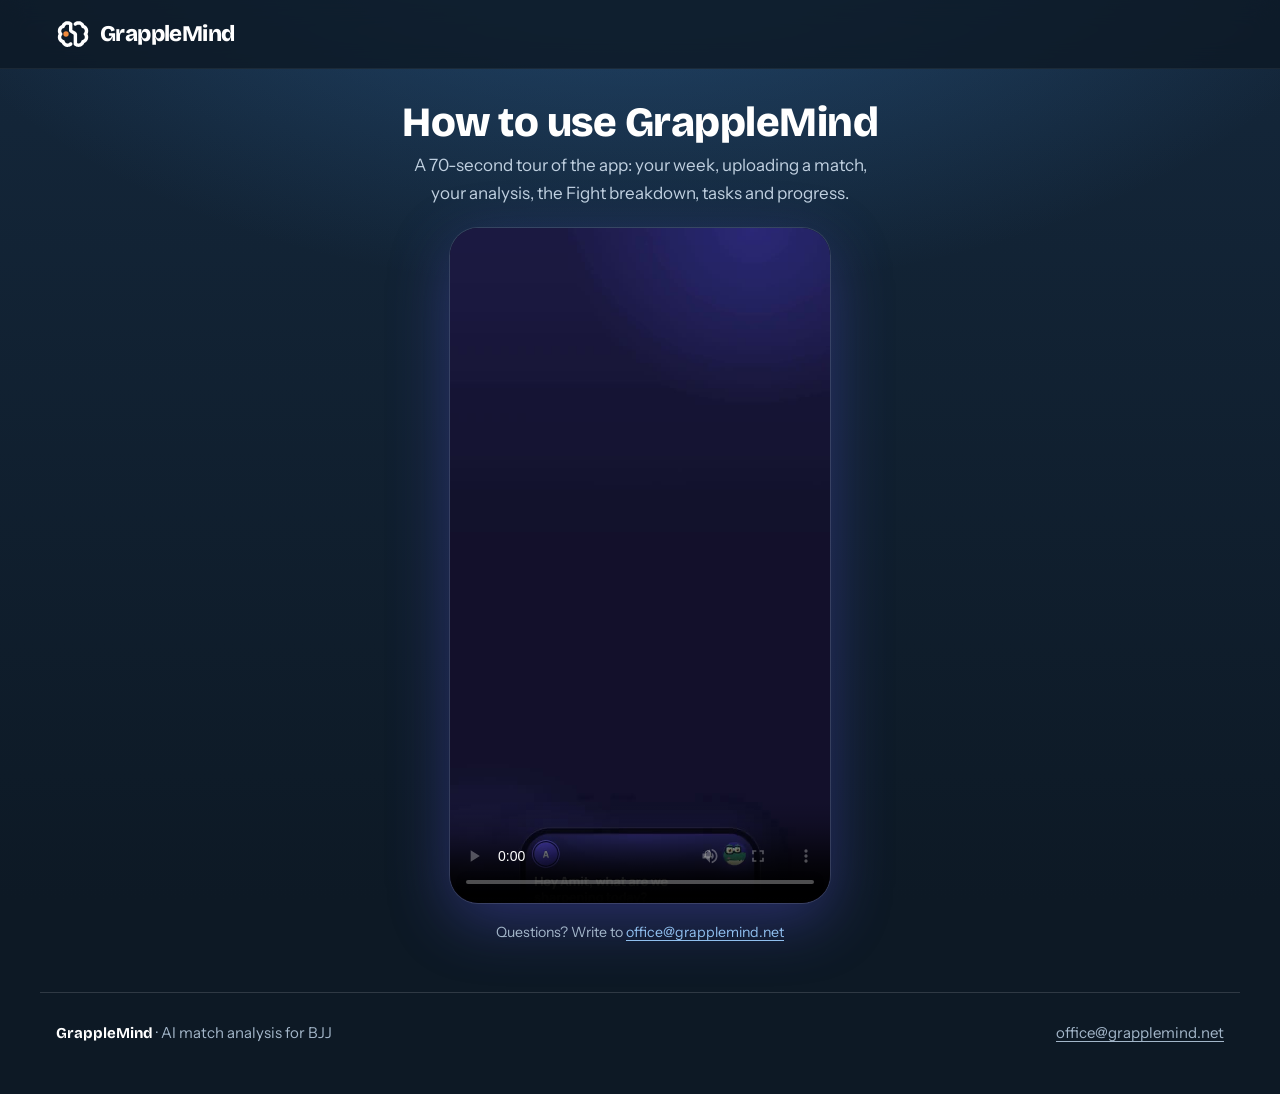
<file: tutorial/index.html>
<!doctype html>
<html lang="en" class="no-js">
<head>
<meta charset="utf-8">
<script>document.documentElement.className = "js";</script>
<meta name="viewport" content="width=device-width, initial-scale=1, viewport-fit=cover">
<title>How to use GrappleMind</title>
<meta name="description" content="A 70-second tour of the GrappleMind app: your week, uploading a match, your analysis, the Fight breakdown, tasks and progress.">
<meta name="robots" content="noindex">
<meta name="theme-color" content="#121129">
<link rel="canonical" href="https://grapplemind.net/tutorial/">
<meta property="og:type" content="video.other">
<meta property="og:site_name" content="GrappleMind">
<meta property="og:url" content="https://grapplemind.net/tutorial/">
<meta property="og:title" content="How to use GrappleMind">
<meta property="og:description" content="A 70-second tour of the app, before your first upload.">
<meta property="og:image" content="https://grapplemind.net/tutorial/email-thumb.jpg">
<meta name="twitter:card" content="summary_large_image">
<link rel="icon" type="image/png" sizes="512x512" href="/icon-512.png">
<link rel="apple-touch-icon" href="/icon-512.png">
<link rel="preconnect" href="https://fonts.googleapis.com">
<link rel="preconnect" href="https://fonts.gstatic.com" crossorigin>
<link rel="stylesheet" href="https://fonts.googleapis.com/css2?family=Bricolage+Grotesque:opsz,wght@12..96,600..800&family=Instrument+Sans:wght@400;500;600;700&family=JetBrains+Mono:wght@500;600&display=swap">
<link rel="stylesheet" href="/assets/guide.css">
<style>
.tut { max-width: 560px; margin: 0 auto; padding: 24px 16px 48px; text-align: center; }
.tut h1 { font-size: clamp(1.9rem, 1.4rem + 2vw, 2.6rem); letter-spacing: -0.5px; margin: 8px 0 8px; }
.tut p { color: var(--ink-muted, #c0d0e0); margin: 0 auto 20px; max-width: 42ch; }
.tut video { display: block; width: 100%; max-width: 380px; aspect-ratio: 9 / 16; height: auto; margin: 0 auto; border-radius: 28px; background: #121129; box-shadow: 0 0 0 1px rgba(255,255,255,.12), 0 18px 60px rgba(93,85,230,.35); }
.tut small { display: block; margin-top: 18px; color: var(--ink-subtle, #a3b6c9); }
</style>
</head>
<body>
<header class="top"><div class="wrap top__row">
<a class="brand" href="/" aria-label="GrappleMind home"><svg width="34" height="34" viewBox="0 0 100 100" fill="none" aria-hidden="true"><path d="M32.7 12.2 L36.7 12.4 L41.1 13.6 L44.1 15.1 L45.6 16.1 L47.3 17.7 L47.8 18.5 L48.2 19.9 L48.2 37.9 L49.6 38.9 L53.7 41.0 L57.4 43.2 L60.2 46.0 L60.8 46.9 L61.7 49.0 L62.0 50.3 L62.0 76.7 L63.0 77.2 L65.0 77.7 L67.3 77.7 L69.4 77.1 L70.7 76.4 L73.1 74.1 L73.7 73.2 L74.1 72.4 L74.6 70.7 L75.3 69.4 L76.5 68.2 L79.8 67.0 L80.9 66.3 L82.9 64.4 L83.8 63.0 L84.5 60.8 L84.5 59.8 L84.6 59.6 L84.5 57.6 L84.2 56.4 L83.5 54.7 L82.3 53.3 L81.4 51.6 L81.2 49.1 L81.8 47.5 L83.2 45.9 L83.9 44.5 L84.6 41.6 L84.5 39.3 L84.1 37.9 L83.5 36.7 L82.1 34.9 L80.2 33.4 L79.0 32.8 L77.4 32.4 L76.4 31.8 L75.2 30.6 L74.6 29.4 L74.1 27.8 L73.1 26.0 L71.8 24.5 L69.4 23.1 L67.0 22.5 L64.1 22.6 L61.5 23.6 L59.6 25.1 L58.7 25.6 L57.6 25.9 L55.6 25.7 L53.8 24.8 L52.7 23.5 L51.9 21.7 L51.9 19.9 L52.4 18.5 L52.8 17.7 L54.6 16.1 L56.8 14.6 L59.0 13.6 L62.6 12.5 L64.7 12.4 L64.8 12.2 L67.5 12.2 L67.6 12.4 L70.3 12.7 L73.1 13.6 L75.0 14.5 L78.3 16.7 L80.2 18.6 L81.4 20.1 L82.3 21.4 L83.2 23.3 L83.6 23.8 L86.0 25.0 L88.3 26.8 L90.3 28.7 L92.3 31.6 L93.2 33.4 L94.1 35.9 L94.7 39.0 L94.7 43.0 L94.6 43.2 L94.3 45.6 L93.7 47.5 L92.5 50.0 L94.0 53.6 L94.7 57.1 L94.7 61.1 L94.1 64.2 L93.2 66.7 L92.3 68.5 L90.3 71.5 L88.3 73.4 L87.0 74.4 L84.9 75.8 L83.6 76.4 L83.2 76.8 L82.0 79.2 L80.2 81.5 L78.6 83.2 L75.8 85.2 L73.4 86.4 L70.3 87.5 L67.6 87.8 L67.5 87.9 L63.5 87.8 L60.8 87.2 L58.3 86.3 L56.8 85.5 L54.0 83.6 L53.0 82.6 L52.4 81.7 L51.9 80.4 L51.9 51.9 L49.9 50.4 L46.2 48.7 L42.7 46.6 L40.2 44.2 L39.5 43.2 L38.7 41.7 L38.2 39.5 L38.2 23.5 L36.1 22.6 L35.3 22.6 L35.2 22.5 L32.2 22.6 L30.8 23.1 L29.0 24.1 L28.2 24.7 L26.5 26.9 L25.0 30.6 L23.3 32.1 L21.1 32.8 L19.1 34.0 L18.0 34.9 L16.8 36.4 L15.8 38.7 L15.5 41.6 L16.2 44.5 L17.0 45.9 L18.3 47.5 L18.8 48.5 L18.9 51.0 L18.2 52.8 L17.0 54.3 L15.9 56.4 L15.5 58.6 L15.6 60.8 L16.1 62.3 L16.8 63.8 L18.5 65.7 L20.4 67.0 L23.6 68.2 L24.8 69.4 L25.6 70.7 L26.0 72.4 L26.5 73.2 L27.0 74.1 L29.4 76.4 L30.8 77.1 L32.8 77.7 L35.2 77.7 L37.9 76.9 L40.2 75.2 L41.4 74.6 L42.7 74.3 L44.5 74.4 L46.3 75.3 L47.8 77.1 L48.2 78.4 L48.2 80.2 L47.8 81.7 L47.2 82.6 L46.2 83.6 L44.1 85.1 L42.2 86.1 L39.3 87.2 L36.7 87.8 L35.5 87.8 L35.3 87.9 L32.7 87.9 L28.8 87.2 L26.8 86.4 L24.4 85.2 L21.6 83.2 L18.8 80.1 L17.4 78.0 L17.0 76.8 L16.5 76.4 L14.2 75.2 L11.8 73.4 L9.3 70.7 L7.8 68.5 L6.9 66.7 L6.0 64.2 L5.4 61.1 L5.4 57.1 L5.6 57.0 L5.9 54.6 L6.8 51.9 L7.7 50.3 L6.2 46.6 L5.4 43.0 L5.6 37.9 L6.0 35.9 L6.9 33.4 L8.2 30.9 L9.9 28.7 L11.9 26.6 L13.3 25.6 L14.6 24.7 L16.5 23.8 L17.0 23.3 L17.9 21.4 L18.8 20.1 L19.9 18.6 L21.9 16.7 L24.1 15.1 L27.0 13.6 L29.9 12.7 L32.5 12.4Z" fill="currentColor"/><circle cx="29.38" cy="50.08" r="7.88" fill="var(--mark)"/></svg><span class="brand__name">GrappleMind</span></a>
</div></header>
<main class="tut">
<h1>How to use GrappleMind</h1>
<p>A 70-second tour of the app: your week, uploading a match, your analysis, the Fight breakdown, tasks and progress.</p>
<video controls playsinline preload="metadata" poster="/tutorial/poster.jpg" width="720" height="1280">
<source src="/tutorial/grapplemind-tutorial.mp4" type="video/mp4">
Your browser can't play this video. <a href="/tutorial/grapplemind-tutorial.mp4">Download it</a>.
</video>
<small>Questions? Write to <a href="mailto:office@grapplemind.net">office@grapplemind.net</a></small>
</main>
<footer class="foot"><span><b>GrappleMind</b> &middot; AI match analysis for BJJ</span><a href="mailto:office@grapplemind.net">office@grapplemind.net</a></footer>
</body>
</html>
</file>
<file: assets/guide.css>
/* GrappleMind interactive guide pages. Tokens match the landing page (index.html); see DESIGN.md.
   Everything reads without JavaScript; guide.js only adds state (checks, pickers, the replay strip). */
:root {
  color-scheme: dark;
  --ground: #0d1925; --ground-top: #14273b;
  --raised-top: #193048; --raised: #122436;
  --panel-top: #1c3f62; --panel-bottom: #0f1f30;
  --brand: #2f6db0; --brand-deep: #255d95; --brand-ink: #90bfee;
  --brand-soft: rgba(100, 160, 220, 0.18); --brand-glow: rgba(60, 130, 200, 0.42);
  --ink: #ffffff; --ink-soft: #e0eaf4; --ink-muted: #c0d0e0; --ink-subtle: #a3b6c9; --on-pill: #0f1f30;
  --line: rgba(255, 255, 255, 0.14); --line-strong: rgba(255, 255, 255, 0.24);
  --glass: rgba(255, 255, 255, 0.06); --well: rgba(5, 12, 20, 0.35);
  --warm: #f39a52; --mark: #f08a3c; --warm-glow: rgba(243, 140, 60, 0.55); --warm-edge: rgba(246, 176, 116, 0.55);
  --warm-soft: rgba(243, 154, 82, 0.16);
  --focus: #ffd24a; --danger: #ff9b9b;
  /* Event marks, from the app's Glow tokens (ev-*-mark): used only for ticks on a match strip. */
  --ev-guardpass: #f26d04; --ev-sweepatt: #009bdf; --ev-subatt: #8b5cf6; --ev-takedown: #b98c00;
  --font-display: "Bricolage Grotesque", "Helvetica Neue", Arial, sans-serif;
  --font-body: "Instrument Sans", "Helvetica Neue", Arial, sans-serif;
  --font-mono: "JetBrains Mono", Menlo, Consolas, monospace;
  --radius-card: 22px; --radius-panel: 30px;
  --ease-out: cubic-bezier(0.23, 1, 0.32, 1);
}
* { box-sizing: border-box; }
html { scroll-behavior: smooth; -webkit-text-size-adjust: 100%; -webkit-tap-highlight-color: transparent; }
@media (prefers-reduced-motion: reduce) { html { scroll-behavior: auto; } }
body {
  margin: 0; font-family: var(--font-body); font-size: 1.0625rem; line-height: 1.65; color: var(--ink-soft);
  background: radial-gradient(1100px 620px at 50% -140px, rgba(60, 130, 200, 0.42), rgba(60, 130, 200, 0) 70%),
    linear-gradient(var(--ground-top) 0, var(--ground) 900px) var(--ground);
  overflow-x: clip;
}
a { color: var(--brand-ink); text-underline-offset: 3px; }
a:focus-visible, button:focus-visible, summary:focus-visible, [tabindex]:focus-visible, .tick:has(input:focus-visible) {
  outline: 2px solid var(--focus); outline-offset: 3px; border-radius: 12px;
}
h1, h2, h3 { font-family: var(--font-display); font-weight: 800; color: var(--ink); text-wrap: balance; margin: 0; }
p { margin: 0; }
strong { color: var(--ink); }
.wrap { max-width: 1200px; margin-inline: auto; padding-inline: 16px; }
.sr-only { position: absolute; width: 1px; height: 1px; overflow: hidden; clip: rect(0 0 0 0); white-space: nowrap; }

/* Reading progress */
.progress { position: fixed; inset: 0 0 auto; height: 3px; z-index: 40; pointer-events: none; }
.progress i { display: block; height: 100%; width: 100%; transform-origin: 0 50%; transform: scaleX(var(--p, 0));
  background: linear-gradient(90deg, var(--brand-ink), var(--warm)); }

/* Top bar */
.top { position: sticky; top: 0; z-index: 30; background: rgba(13, 25, 37, 0.82);
  backdrop-filter: blur(12px); -webkit-backdrop-filter: blur(12px); border-bottom: 1px solid rgba(255, 255, 255, 0.06); }
.top__row { display: flex; align-items: center; justify-content: space-between; gap: 16px; min-height: 68px; }
.brand { display: inline-flex; align-items: center; gap: 10px; color: var(--ink); text-decoration: none; }
.brand__name { font-family: var(--font-display); font-weight: 800; font-size: 1.4rem; letter-spacing: -0.6px; }
.join {
  display: inline-flex; align-items: center; justify-content: center; gap: 10px; border: 0; border-radius: 999px;
  background: var(--brand); color: var(--ink); text-decoration: none; font-weight: 700; font-size: 0.9375rem;
  height: 44px; padding-inline: 20px; box-shadow: 0 0 0 1px var(--warm-edge), 0 0 32px var(--warm-glow);
  transition: transform 160ms var(--ease-out), box-shadow 200ms ease;
}
.join:active { transform: scale(.97); }
.top .join { gap: 0; }
.join--big { height: 64px; padding-inline: 40px; font-family: var(--font-display); font-weight: 800; font-size: 1.3rem; }

/* Page grid: contents rail + article */
.guide { max-width: 1120px; margin-inline: auto; padding: 0 16px; display: grid; grid-template-columns: minmax(0, 1fr); }
.toc { position: sticky; top: 68px; z-index: 20; margin-inline: -16px; padding: 10px 16px;
  background: rgba(13, 25, 37, 0.9); backdrop-filter: blur(12px); -webkit-backdrop-filter: blur(12px); border-bottom: 1px solid var(--line); }
.toc__title { display: none; }
.toc ol { list-style: none; margin: 0; padding: 0; display: flex; gap: 8px; overflow-x: auto; scrollbar-width: none; }
.toc ol::-webkit-scrollbar { display: none; }
.toc a { flex: none; display: inline-flex; align-items: center; gap: 8px; height: 36px; padding-inline: 14px; border-radius: 999px;
  background: var(--glass); border: 1px solid var(--line); color: var(--ink-soft); text-decoration: none; font-size: 0.875rem; font-weight: 600; white-space: nowrap;
  transition: background .15s, border-color .15s, color .15s; }
.toc a span { font-family: var(--font-mono); font-size: 0.75rem; color: var(--ink-subtle); }
.toc a.is-here { background: var(--brand-soft); border-color: var(--brand-ink); color: var(--ink); }
.toc a.is-done span { color: var(--brand-ink); }
.toc--top { display: block; }
article { min-width: 0; padding-block: 28px 24px; }
@media (min-width: 1060px) {
  .guide { grid-template-columns: 230px minmax(0, 720px); gap: 64px; justify-content: center; }
  .toc { top: 96px; align-self: start; margin: 40px 0 0; padding: 0; background: none; backdrop-filter: none; -webkit-backdrop-filter: none; border: 0; }
  .toc__title { display: block; font-size: 0.75rem; font-weight: 800; letter-spacing: 0.08em; text-transform: uppercase; color: var(--ink-subtle); margin-bottom: 12px; }
  .toc ol { flex-direction: column; gap: 2px; overflow: visible; }
  .toc a { height: auto; min-height: 40px; padding: 8px 12px; border-radius: 14px; background: none; border-color: transparent; white-space: normal; line-height: 1.3; color: var(--ink-muted); }
  .toc a:hover { color: var(--ink); background: var(--glass); }
  .toc a.is-here { background: var(--brand-soft); border-color: rgba(144, 191, 238, 0.4); }
  article { padding-top: 40px; }
}

/* Hero */
.crumbs { font-size: 0.875rem; color: var(--ink-subtle); }
.crumbs a { color: var(--ink-subtle); }
h1 { font-size: clamp(2.3rem, 1.5rem + 3.4vw, 3.6rem); line-height: 1.02; letter-spacing: -0.035em; margin: 12px 0 16px; }
.meta { display: flex; flex-wrap: wrap; gap: 8px; margin-bottom: 20px; }
.pill { display: inline-flex; align-items: center; gap: 6px; height: 30px; padding-inline: 12px; border-radius: 999px;
  background: var(--glass); border: 1px solid var(--line); font-size: 0.8125rem; font-weight: 600; color: var(--ink-muted); }
.pill b { font-family: var(--font-mono); font-weight: 600; color: var(--ink); }
.answer { position: relative; padding: 22px 24px 20px; border-radius: var(--radius-card); overflow: hidden;
  background: radial-gradient(420px 200px at 0% 0%, rgba(100, 160, 220, 0.28), rgba(100, 160, 220, 0) 70%), linear-gradient(180deg, var(--raised-top), var(--raised));
  border: 1px solid rgba(144, 191, 238, 0.38); box-shadow: 0 18px 50px rgba(0, 0, 0, 0.35); }
.label { display: inline-flex; align-items: center; gap: 8px; font-size: 0.75rem; font-weight: 800; letter-spacing: 0.08em; text-transform: uppercase; color: var(--brand-ink); }
.label::before { content: ""; width: 8px; height: 8px; border-radius: 50%; background: var(--mark); box-shadow: 0 0 12px var(--warm-glow); }
.answer .lead { margin-top: 10px; font-size: 1.1875rem; line-height: 1.6; color: var(--ink); }
.byline { margin-top: 14px; font-size: 0.875rem; color: var(--ink-subtle); }

/* Sections */
article { counter-reset: sec; }
.sec { scroll-margin-top: 130px; padding-top: 52px; }
@media (min-width: 1060px) { .sec { scroll-margin-top: 90px; } }
.sec > h2 { counter-increment: sec; font-size: clamp(1.6rem, 1.25rem + 1.2vw, 2.1rem); line-height: 1.08; letter-spacing: -0.025em; margin-bottom: 14px; }
.sec > h2::before { content: counter(sec, decimal-leading-zero); display: block; margin-bottom: 8px; font-family: var(--font-mono); font-size: 0.8125rem; font-weight: 600; letter-spacing: 0; color: var(--warm); }
.sec > p { margin-top: 12px; }
.sec > p:first-of-type { margin-top: 0; }
.sec > * + .tool, .sec > * + .cards, .sec > * + .steps, .sec > * + .note, .sec > * + .check { margin-top: 18px; }
.sec > .tool + p, .sec > .cards + p, .sec > .steps + p, .sec > .check + p, .sec > .note + p { margin-top: 16px; }
h3 { font-size: 1.15rem; line-height: 1.25; }

/* Cards: a list whose items start with a bold title */
.cards { list-style: none; margin: 0; padding: 0; display: grid; grid-template-columns: repeat(auto-fit, minmax(min(250px, 100%), 1fr)); gap: 12px; counter-reset: card; }
.cards--3 { grid-template-columns: repeat(auto-fit, minmax(min(200px, 100%), 1fr)); }
.cards > li { counter-increment: card; position: relative; margin: 0; padding: 18px 20px 18px; border-radius: 20px;
  background: linear-gradient(180deg, var(--raised-top), var(--raised)); border: 1px solid var(--line); font-size: 0.98rem; line-height: 1.55; color: var(--ink-soft);
  transition: transform 200ms var(--ease-out), border-color 200ms ease; }
.cards > li::before { content: counter(card, decimal-leading-zero); display: block; font-family: var(--font-mono); font-size: 0.75rem; color: var(--ink-subtle); margin-bottom: 8px; }
.cards > li > strong:first-child { display: block; font-family: var(--font-display); font-size: 1.15rem; line-height: 1.2; letter-spacing: -0.01em; margin-bottom: 6px; }
@media (hover: hover) and (pointer: fine) { .cards > li:hover { transform: translateY(-3px); border-color: rgba(144, 191, 238, 0.5); } }

/* A highlighted sentence or short section */
.note { padding: 18px 20px; border-radius: 20px; background: var(--warm-soft); border: 1px solid rgba(243, 154, 82, 0.4); color: var(--ink); }
.note p + p { margin-top: 10px; }
.note--calm { background: var(--brand-soft); border-color: rgba(144, 191, 238, 0.4); }

/* Numbered steps on a rail */
.steps { list-style: none; margin: 0; padding: 0; counter-reset: step; }
.steps > li { counter-increment: step; position: relative; padding: 0 0 22px 56px; margin: 0; }
.steps > li::before { content: counter(step); position: absolute; left: 0; top: -2px; width: 38px; height: 38px; border-radius: 50%; display: grid; place-items: center;
  font-family: var(--font-mono); font-weight: 600; font-size: 0.95rem; color: var(--ink); background: var(--brand); box-shadow: 0 8px 22px rgba(47, 109, 176, 0.5); }
.steps > li::after { content: ""; position: absolute; left: 18px; top: 40px; bottom: 2px; width: 2px; border-radius: 2px; background: linear-gradient(var(--brand-ink), rgba(144, 191, 238, 0.1)); }
.steps > li:last-child { padding-bottom: 0; }
.steps > li:last-child::after { display: none; }
.steps > li > strong:first-child { display: block; font-family: var(--font-display); font-size: 1.15rem; line-height: 1.25; }

/* Tools: interactive panels */
.tool { border-radius: var(--radius-panel); padding: 20px; background: linear-gradient(170deg, var(--raised), var(--ground)); border: 1px solid rgba(144, 191, 238, 0.32);
  box-shadow: 0 24px 70px rgba(0, 0, 0, 0.3); }
.tool__head { display: flex; flex-wrap: wrap; align-items: center; justify-content: space-between; gap: 8px 12px; margin-bottom: 14px; }
.tool__hint { font-size: 0.875rem; color: var(--ink-subtle); }
.reset { background: none; border: 0; padding: 6px 8px; margin: -6px -8px; color: var(--ink-subtle); font: inherit; font-size: 0.8125rem; text-decoration: underline; text-underline-offset: 3px; cursor: pointer; border-radius: 8px; }
.reset:hover { color: var(--ink); }
.count { font-family: var(--font-mono); font-size: 0.875rem; color: var(--ink-muted); }
.count b { color: var(--ink); font-weight: 600; }
.meter { height: 6px; border-radius: 999px; background: rgba(255, 255, 255, 0.08); overflow: hidden; margin-bottom: 14px; }
.meter i { display: block; height: 100%; width: calc(var(--p, 0) * 100%); background: linear-gradient(90deg, var(--brand-ink), var(--warm)); border-radius: inherit; transition: width .3s var(--ease-out); }

/* Checklist */
.check { list-style: none; margin: 0; padding: 0; display: grid; gap: 8px; }
.check > li { margin: 0; }
.tick { display: flex; gap: 14px; align-items: flex-start; padding: 14px 16px; border-radius: 16px; cursor: pointer; background: var(--glass); border: 1px solid var(--line);
  transition: background .15s, border-color .15s, transform 160ms var(--ease-out); line-height: 1.5; }
.tick:active { transform: scale(.99); }
.tick input { position: absolute; opacity: 0; pointer-events: none; }
.box { flex: none; width: 26px; height: 26px; margin-top: 1px; border-radius: 50%; border: 2px solid var(--line-strong); display: grid; place-items: center; transition: background .15s, border-color .15s; }
.box svg { opacity: 0; transform: scale(.6); transition: opacity .15s, transform .2s var(--ease-out); }
.tick:has(input:checked) { background: var(--brand-soft); border-color: rgba(144, 191, 238, 0.55); }
.tick:has(input:checked) .box { background: var(--brand); border-color: var(--brand-ink); }
.tick:has(input:checked) .box svg { opacity: 1; transform: none; }
.done-note { margin-top: 12px; font-size: 0.9375rem; font-weight: 600; color: var(--brand-ink); }
@media (hover: hover) and (pointer: fine) { .tick:hover { border-color: var(--line-strong); } }

/* Picker: chips that show one item at a time */
.chips { display: flex; flex-wrap: wrap; gap: 8px; margin-bottom: 14px; }
.chip { display: inline-flex; align-items: center; min-height: 40px; padding: 8px 14px; border-radius: 999px; cursor: pointer; text-align: left;
  background: var(--glass); border: 1px solid var(--line); color: var(--ink-soft); font: inherit; font-size: 0.9rem; font-weight: 600; line-height: 1.25;
  transition: background .15s, border-color .15s, color .15s, transform 160ms var(--ease-out); }
.chip:active { transform: scale(.97); }
.chip[aria-selected="true"], .chip[aria-pressed="true"] { background: var(--brand-soft); border-color: var(--brand-ink); color: var(--ink); }
.picker__items { list-style: none; margin: 0; padding: 0; display: grid; gap: 10px; }
.picker__items > li { margin: 0; padding: 18px 20px; border-radius: 20px; background: rgba(255, 255, 255, 0.04); border: 1px solid var(--line); }
.picker__items > li > strong:first-child { display: block; font-family: var(--font-display); font-size: 1.2rem; margin-bottom: 6px; }
.js .picker__items > li { display: none; animation: rise 260ms var(--ease-out); background: var(--brand-soft); border-color: rgba(144, 191, 238, 0.45); }
.js .picker__items > li.is-on { display: block; }
@keyframes rise { from { opacity: 0; transform: translateY(6px); } to { opacity: 1; transform: none; } }

/* Replay strip (the app's match timeline, simplified) */
.replay__strip { position: relative; height: 136px; border-radius: 18px; background: var(--well); border: 1px solid var(--line); overflow: hidden; margin-bottom: 14px; }
.replay__mid { position: absolute; left: 14px; right: 14px; top: 68px; height: 1px; background: var(--line-strong); }
.replay__side { position: absolute; left: 14px; font-size: 0.6875rem; font-weight: 800; letter-spacing: 0.08em; text-transform: uppercase; color: var(--ink-subtle); }
.replay__side--you { top: 10px; color: var(--brand-ink); }
.replay__side--them { bottom: 10px; }
.rt { position: absolute; width: 6px; border-radius: 2px; background: var(--c, var(--ink-subtle)); transform: translateX(-50%); transition: opacity .3s, height .3s var(--ease-out), box-shadow .3s; }
.rt--up { bottom: 68px; height: 14px; }
.rt--down { top: 69px; height: 14px; }
.rt--key.rt--up, .rt--key.rt--down { height: 24px; }
.replay__band { position: absolute; top: 34px; bottom: 34px; border-radius: 10px; background: rgba(243, 154, 82, 0.18); border: 1px dashed rgba(243, 154, 82, 0.6); opacity: 0; transition: opacity .3s; }
.replay__head { position: absolute; top: 4px; bottom: 4px; width: 2px; background: var(--ink); border-radius: 2px; left: 2%; opacity: 0; }
.replay__tag { position: absolute; transform: translateX(-50%); padding: 4px 10px; border-radius: 999px; background: var(--ground); border: 1px solid var(--line-strong);
  font-size: 0.75rem; font-weight: 700; color: var(--ink); white-space: nowrap; opacity: 0; transition: opacity .3s; pointer-events: none; }
.replay[data-step="1"] .replay__head { opacity: 1; animation: sweep 2.6s linear infinite; }
@keyframes sweep { from { left: 2%; } to { left: 98%; } }
.replay[data-step="2"] .rt:not(.rt--decided), .replay[data-step="3"] .rt:not(.rt--decided), .replay[data-step="4"] .rt:not(.rt--almost) { opacity: .25; }
.replay[data-step="2"] .rt--decided, .replay[data-step="3"] .rt--decided { height: 40px; box-shadow: 0 0 18px var(--c); }
.replay[data-step="2"] .replay__tag--decided { opacity: 1; }
.replay[data-step="3"] .replay__band { opacity: 1; }
.replay[data-step="3"] .replay__tag--before { opacity: 1; }
.replay[data-step="4"] .rt--almost { height: 30px; box-shadow: 0 0 14px var(--c); }
.replay[data-step="4"] .replay__tag--almost { opacity: 1; }
.replay__steps { list-style: none; margin: 0; padding: 0; display: grid; gap: 8px; counter-reset: rs; }
.replay__steps > li { counter-increment: rs; position: relative; margin: 0; padding: 12px 14px 12px 52px; border-radius: 16px; border: 1px solid transparent; transition: background .15s, border-color .15s; }
.replay__steps > li::before { content: counter(rs); position: absolute; left: 12px; top: 11px; width: 28px; height: 28px; border-radius: 50%; display: grid; place-items: center;
  font-family: var(--font-mono); font-size: 0.85rem; font-weight: 600; background: var(--glass); border: 1px solid var(--line-strong); color: var(--ink); transition: background .15s; }
.js .replay__steps > li { cursor: pointer; }
.replay__steps > li[aria-current="step"] { background: var(--brand-soft); border-color: rgba(144, 191, 238, 0.5); }
.replay__steps > li[aria-current="step"]::before { background: var(--brand); border-color: var(--brand-ink); }
@media (prefers-reduced-motion: reduce) { .replay[data-step="1"] .replay__head { animation: none; left: 50%; } }

/* Camera diagram */
.cam { display: grid; gap: 14px; }
.cam__fig { margin: 0; border-radius: 18px; background: var(--well); border: 1px solid var(--line); overflow: hidden; }
.cam__fig svg { display: block; width: 100%; height: auto; }
.cam svg [data-rule] { transition: opacity .25s; }
.cam.has-pick svg [data-rule]:not(.is-on) { opacity: .15; }
.cam__rules { list-style: none; margin: 0; padding: 0; display: grid; gap: 8px; counter-reset: cr; }
.cam__rules > li { counter-increment: cr; position: relative; margin: 0; padding: 12px 14px 12px 52px; border-radius: 16px; background: var(--glass); border: 1px solid var(--line); line-height: 1.5; transition: background .15s, border-color .15s; }
.cam__rules > li::before { content: counter(cr); position: absolute; left: 12px; top: 11px; width: 28px; height: 28px; border-radius: 50%; display: grid; place-items: center;
  font-family: var(--font-mono); font-size: 0.85rem; font-weight: 600; color: var(--on-pill); background: var(--warm); }
.js .cam__rules > li { cursor: pointer; }
.cam__rules > li.is-on { background: var(--brand-soft); border-color: rgba(144, 191, 238, 0.55); }
@media (min-width: 760px) { .cam__rules { grid-template-columns: repeat(2, minmax(0, 1fr)); } }

/* Scouting sheet */
.sheet { list-style: none; margin: 0; padding: 0; display: grid; gap: 8px; }
.sheet__cols { display: flex; justify-content: flex-end; gap: 6px; padding: 0 14px 2px; font-size: 0.6875rem; font-weight: 800; letter-spacing: 0.06em; text-transform: uppercase; color: var(--ink-subtle); }
.sheet__cols span { width: 40px; text-align: center; }
.sheet__cols span:first-child { width: auto; margin-right: auto; }
.row { margin: 0; display: grid; grid-template-columns: minmax(0, 1fr) auto; gap: 10px 12px; align-items: center; padding: 12px 14px; border-radius: 16px; background: var(--glass); border: 1px solid var(--line); transition: background .2s, border-color .2s; }
.row__text { line-height: 1.5; font-size: 0.97rem; }
.row__text strong { font-family: var(--font-display); font-size: 1.05rem; }
.row__seen { display: flex; gap: 6px; }
.seen { position: relative; width: 40px; height: 40px; border-radius: 50%; display: grid; place-items: center; cursor: pointer; border: 1.5px solid var(--line-strong);
  font-family: var(--font-mono); font-size: 0.85rem; color: var(--ink-subtle); transition: background .15s, border-color .15s, color .15s, transform 160ms var(--ease-out); }
.seen:active { transform: scale(.94); }
.seen input { position: absolute; opacity: 0; pointer-events: none; }
.seen:has(input:checked) { background: var(--brand); border-color: var(--brand-ink); color: var(--ink); }
.seen:has(input:focus-visible) { outline: 2px solid var(--focus); outline-offset: 2px; }
.row__tag { grid-column: 1 / -1; display: none; justify-self: start; padding: 3px 10px; border-radius: 999px; font-size: 0.6875rem; font-weight: 800; letter-spacing: 0.06em; text-transform: uppercase; }
.row.is-once .row__tag { display: inline-block; background: rgba(255, 255, 255, 0.1); color: var(--ink-muted); }
.row.is-pattern { background: var(--warm-soft); border-color: rgba(243, 154, 82, 0.55); }
.row.is-pattern .row__tag { display: inline-block; background: var(--warm); color: var(--on-pill); }
.no-js .row__seen, .no-js .sheet__cols { display: none; }

/* Journal note */
.journal { position: relative; padding: 20px 20px 18px; border-radius: 20px; background: #f5f1e6; color: #1d2733; box-shadow: 0 20px 50px rgba(0, 0, 0, 0.4); transform: rotate(-0.6deg); }
.journal__top { display: flex; justify-content: space-between; align-items: baseline; gap: 12px; margin-bottom: 8px; }
.journal__title { font-family: var(--font-display); font-weight: 800; font-size: 1.1rem; color: #0f1f30; }
.journal__date { font-family: var(--font-mono); font-size: 0.8125rem; color: #5a6878; }
.journal ul { list-style: none; margin: 0; padding: 0; }
.journal li { margin: 0; padding: 10px 0 18px; border-bottom: 1.5px solid rgba(29, 39, 51, 0.16); }
.journal li strong { color: #0f1f30; }
.journal .copy { margin-top: 14px; display: inline-flex; align-items: center; gap: 8px; height: 40px; padding-inline: 16px; border-radius: 999px; border: 0; cursor: pointer;
  background: #0f1f30; color: #fff; font: inherit; font-size: 0.875rem; font-weight: 700; }
.no-js .journal .copy { display: none; }

/* The product, drawn the way the app draws it */
.app { display: grid; gap: 18px; margin-top: 18px; padding: 20px; border-radius: var(--radius-panel);
  background: radial-gradient(360px 200px at 100% 0%, rgba(100, 160, 220, 0.25), rgba(100, 160, 220, 0) 70%), linear-gradient(180deg, var(--panel-top), var(--panel-bottom));
  border: 1px solid rgba(144, 191, 238, 0.4); }
.app p { color: var(--ink-soft); }
.app__screen { border-radius: 22px; padding: 14px; background: rgba(5, 12, 20, 0.5); border: 1px solid var(--line); display: grid; gap: 8px; }
.app__title { font-size: 0.75rem; font-weight: 700; color: var(--ink-subtle); }
.mo { display: flex; align-items: center; gap: 10px; padding: 10px 12px; border-radius: 12px; background: var(--glass); font-size: 0.8125rem; font-weight: 700; color: var(--ink); }
.mo time { font-family: var(--font-mono); font-weight: 500; color: var(--ink-muted); min-width: 34px; }
.mo i { width: 4px; height: 18px; border-radius: 2px; background: var(--c); flex: none; }
.mo span { margin-left: auto; font-size: 0.75rem; font-weight: 600; color: var(--ink-subtle); }
.mo.is-on { background: var(--brand-soft); box-shadow: inset 0 0 0 1px var(--brand-ink); }
.task { display: flex; align-items: center; gap: 8px; padding: 10px 12px; border-radius: 12px; background: var(--brand); font-size: 0.8125rem; font-weight: 700; color: var(--ink); }
@media (min-width: 640px) { .app { grid-template-columns: minmax(0, 1.2fr) minmax(0, 1fr); align-items: center; padding: 24px; } }

/* Questions */
.faq { display: grid; gap: 10px; }
.faq details { border-radius: 18px; background: rgba(255, 255, 255, 0.04); border: 1px solid var(--line); transition: border-color .15s, background .15s; }
.faq details[open] { background: var(--brand-soft); border-color: rgba(144, 191, 238, 0.45); }
.faq summary { list-style: none; cursor: pointer; display: flex; justify-content: space-between; align-items: center; gap: 16px; padding: 16px 20px; }
.faq summary::-webkit-details-marker { display: none; }
.faq summary::after { content: "+"; flex: none; width: 32px; height: 32px; border-radius: 50%; display: grid; place-items: center; background: var(--glass); font-size: 1.25rem; color: var(--ink-muted); }
.faq details[open] summary::after { content: "\2212"; }
.faq summary h3 { font-size: 1.05rem; }
.faq details p { padding: 0 20px 18px; color: var(--ink-muted); }

/* Keep reading + final call */
.related { display: grid; gap: 10px; grid-template-columns: repeat(auto-fit, minmax(min(280px, 100%), 1fr)); margin-top: 56px; }
.related a { display: flex; justify-content: space-between; align-items: center; gap: 12px; padding: 18px 20px; border-radius: 20px; text-decoration: none; font-weight: 600; color: var(--ink);
  background: linear-gradient(180deg, var(--raised-top), var(--raised)); border: 1px solid var(--line); transition: border-color .2s, transform 200ms var(--ease-out); }
.related a::after { content: "\2192"; flex: none; width: 34px; height: 34px; border-radius: 50%; display: grid; place-items: center; background: var(--glass); color: var(--brand-ink); }
.related__label { grid-column: 1 / -1; font-size: 0.75rem; font-weight: 800; letter-spacing: 0.08em; text-transform: uppercase; color: var(--ink-subtle); }
@media (hover: hover) and (pointer: fine) { .related a:hover { transform: translateY(-3px); border-color: rgba(144, 191, 238, 0.55); } .join:hover { transform: scale(1.03); } }
.final { margin: 56px auto 40px; max-width: 1120px; padding-inline: 16px; }
.final__panel { position: relative; overflow: hidden; border-radius: 36px; padding: clamp(40px, 6vw, 72px) 24px; text-align: center; display: flex; flex-direction: column; align-items: center; gap: 18px;
  background: radial-gradient(700px 300px at 50% 0%, var(--brand-glow), rgba(100, 160, 220, 0) 70%), linear-gradient(180deg, var(--panel-top), var(--panel-bottom)); border: 1px solid var(--line-strong); }
.final h2 { font-size: clamp(1.9rem, 1.3rem + 2.4vw, 3rem); line-height: 1.02; letter-spacing: -0.03em; max-width: 16em; }
.final p { color: var(--ink-muted); max-width: 32em; }
.final .join { margin-top: 8px; }
.foot { display: flex; flex-wrap: wrap; gap: 8px 16px; justify-content: space-between; padding: 28px 16px 48px; max-width: 1200px; margin: 0 auto; color: var(--ink-subtle); font-size: 0.9375rem; border-top: 1px solid var(--line); }
.foot b { font-family: var(--font-display); color: var(--ink); }
.foot a { color: var(--ink-subtle); }

/* Entrances, only when guide.js is running */
.js .rv { transform: translateY(14px); transition: transform .6s var(--ease-out); }
.js .rv.is-in { transform: none; }
@media (prefers-reduced-motion: reduce) {
  .js .rv { transform: none; transition: none; }
  .picker__items > li { animation: none; }
}
@media (max-width: 760px) {
  .top { position: relative; }
  .top__row { min-height: 60px; }
  .toc { top: 0; }
  .sec { scroll-margin-top: 70px; }
  .top .join { height: 40px; padding-inline: 14px; font-size: 0.875rem; }
  .brand__name { font-size: 1.25rem; }
  .tool { padding: 16px; border-radius: 24px; }
  .answer { padding: 18px 18px 16px; }
  .answer .lead { font-size: 1.0625rem; }
  .join--big { width: 100%; height: 60px; padding-inline: 20px; font-size: 1.15rem; }
}
@media (max-width: 420px) { .top .join .long { display: none; } }

/* Two panels side by side (offence and defence, before and after) */
.split { display: grid; gap: 12px; grid-template-columns: repeat(auto-fit, minmax(min(280px, 100%), 1fr)); margin-top: 18px; }
.split > div { padding: 20px; border-radius: 22px; background: linear-gradient(180deg, var(--raised-top), var(--raised)); border: 1px solid var(--line); }
.split > div:first-child { border-top: 3px solid var(--warm); }
.split > div:last-child { border-top: 3px solid var(--brand-ink); }
.split h3 { margin-bottom: 10px; }
.split ul { margin: 0 0 14px; padding-inline-start: 1.2em; }
.split li { margin: 6px 0; }
.split li::marker { color: var(--warm); }
.split > div:last-child li::marker { color: var(--brand-ink); }
.split p { padding-top: 12px; border-top: 1px solid var(--line); color: var(--ink-muted); }

/* Lists of match moments, each with its event mark */
.marks { list-style: none; margin: 18px 0 0; padding: 0; display: grid; gap: 8px; }
.marks > li { margin: 0; display: flex; align-items: center; gap: 14px; padding: 14px 16px; border-radius: 16px; background: var(--glass); border: 1px solid var(--line); }
.marks > li::before { content: ""; flex: none; width: 6px; height: 28px; border-radius: 3px; background: var(--c, var(--brand-ink)); box-shadow: 0 0 14px var(--c, transparent); }

/* Stages of a process, each a card on a rail */
.stages { display: grid; gap: 12px; margin-top: 18px; }
.stage { position: relative; padding: 20px 20px 20px 22px; border-radius: 22px; background: linear-gradient(180deg, var(--raised-top), var(--raised)); border: 1px solid var(--line); }
.stage h3 { font-size: 1.25rem; margin-bottom: 8px; }
.stage p + p { margin-top: 10px; }
.stage::after { content: ""; position: absolute; left: 32px; bottom: -13px; width: 2px; height: 12px; background: var(--brand-ink); opacity: .6; }
.stage:last-child::after { display: none; }

/* Scoreboard: cards that add their points */
.score__board { display: flex; align-items: center; justify-content: space-between; gap: 12px; padding: 14px 18px; margin-bottom: 14px; border-radius: 18px; background: var(--well); border: 1px solid var(--line-strong); }
.score__num { font-family: var(--font-mono); font-weight: 600; font-size: 2.6rem; line-height: 1; color: var(--ink); font-variant-numeric: tabular-nums; }
.score__num small { font-family: var(--font-body); font-size: 0.875rem; font-weight: 600; color: var(--ink-subtle); margin-left: 6px; }
.score__log { font-family: var(--font-mono); font-size: 0.8125rem; color: var(--ink-subtle); text-align: right; min-width: 0; overflow-wrap: anywhere; }
.pts { list-style: none; margin: 0; padding: 0; display: grid; gap: 10px; grid-template-columns: repeat(auto-fit, minmax(min(240px, 100%), 1fr)); }
.pts > li { position: relative; margin: 0; padding: 16px 18px 16px; border-radius: 18px; background: rgba(255, 255, 255, 0.04); border: 1px solid var(--line); display: flex; flex-direction: column; gap: 4px; line-height: 1.5; font-size: 0.97rem; }
.pts > li::before { content: attr(data-pts); font-family: var(--font-mono); font-weight: 600; font-size: 1.9rem; line-height: 1; color: var(--warm); }
.pts > li > strong:first-child { font-family: var(--font-display); font-size: 1.1rem; }
.add { align-self: flex-start; margin-top: 8px; height: 36px; padding-inline: 14px; border-radius: 999px; border: 1px solid var(--brand-ink); background: var(--brand-soft); color: var(--ink); font: inherit; font-size: 0.875rem; font-weight: 700; cursor: pointer; transition: transform 160ms var(--ease-out), background .15s; }
.add:active { transform: scale(.96); }
.add:hover { background: var(--brand); }
.pts > li.is-hit { border-color: var(--warm-edge); }

/* Hold for three seconds */
.hold { display: grid; gap: 16px; align-items: center; justify-items: center; text-align: center; }
.hold__ring { position: relative; width: 168px; height: 168px; }
.hold__ring svg { width: 100%; height: 100%; transform: rotate(-90deg); }
.hold__ring circle { fill: none; stroke-width: 10; }
.hold__track { stroke: rgba(255, 255, 255, 0.1); }
.hold__arc { stroke: var(--warm); stroke-linecap: round; stroke-dasharray: 452; stroke-dashoffset: 452; }
.hold__sec { position: absolute; inset: 0; display: grid; place-items: center; font-family: var(--font-mono); font-size: 2.4rem; font-weight: 600; color: var(--ink); font-variant-numeric: tabular-nums; }
.hold__btn { height: 56px; padding-inline: 28px; border-radius: 999px; border: 0; cursor: pointer; background: var(--brand); color: var(--ink); font: inherit; font-weight: 800; font-size: 1rem;
  box-shadow: 0 10px 30px rgba(47, 109, 176, 0.5); touch-action: none; user-select: none; -webkit-user-select: none; -webkit-touch-callout: none; }
.hold__btn.is-down { transform: scale(.97); background: var(--brand-deep); }
.hold__out { min-height: 1.6em; font-weight: 700; color: var(--ink-muted); }
.hold__out.is-good { color: var(--warm); }
.no-js .hold { display: none; }

/* Escalation ladder */
.ladder { list-style: none; margin: 18px 0 0; padding: 0; display: grid; grid-template-columns: repeat(4, minmax(0, 1fr)); gap: 6px; }
.ladder li { margin: 0; padding: 12px 10px; border-radius: 14px; text-align: center; font-size: 0.8125rem; font-weight: 700; line-height: 1.3; color: var(--ink); background: rgba(255, 155, 155, calc(0.06 + var(--n) * 0.07)); border: 1px solid rgba(255, 155, 155, calc(0.15 + var(--n) * 0.12)); }
.ladder b { display: block; font-family: var(--font-mono); font-size: 1rem; color: var(--danger); margin-bottom: 4px; }
@media (max-width: 520px) { .ladder { grid-template-columns: repeat(2, minmax(0, 1fr)); } }

/* Planner: write your own answer next to each part of the plan */
.plan { list-style: none; margin: 0; padding: 0; display: grid; gap: 10px; counter-reset: pl; }
.plan > li { counter-increment: pl; margin: 0; padding: 16px 18px; border-radius: 18px; background: rgba(255, 255, 255, 0.04); border: 1px solid var(--line); line-height: 1.5; }
.plan > li > strong:first-child { font-family: var(--font-display); font-size: 1.1rem; }
.plan > li > strong:first-child::before { content: counter(pl) "  "; font-family: var(--font-mono); font-size: 0.85rem; color: var(--warm); white-space: pre; }
.plan textarea { display: block; width: 100%; margin-top: 10px; min-height: 52px; padding: 12px 14px; border-radius: 14px; border: 1px solid var(--line-strong); background: rgba(5, 12, 20, 0.5);
  color: var(--ink); font: inherit; font-size: 0.97rem; line-height: 1.45; resize: vertical; }
.plan textarea:focus { outline: none; border-color: var(--brand-ink); }
.plan textarea::placeholder { color: var(--ink-subtle); }
.no-js .plan textarea, .no-js .plan__actions { display: none; }
.plan__actions { display: flex; flex-wrap: wrap; justify-content: space-between; align-items: center; gap: 10px; margin-top: 12px; }
.ghost { display: inline-flex; align-items: center; height: 40px; padding-inline: 16px; border-radius: 999px; border: 1px solid var(--line-strong); background: transparent; color: var(--ink); font: inherit; font-size: 0.875rem; font-weight: 700; cursor: pointer; }
.ghost:hover { background: var(--glass); }
.score__board { position: sticky; top: 80px; z-index: 5; background: var(--ground); }
@media (max-width: 760px) { .score__board { top: 64px; } }
</file>
